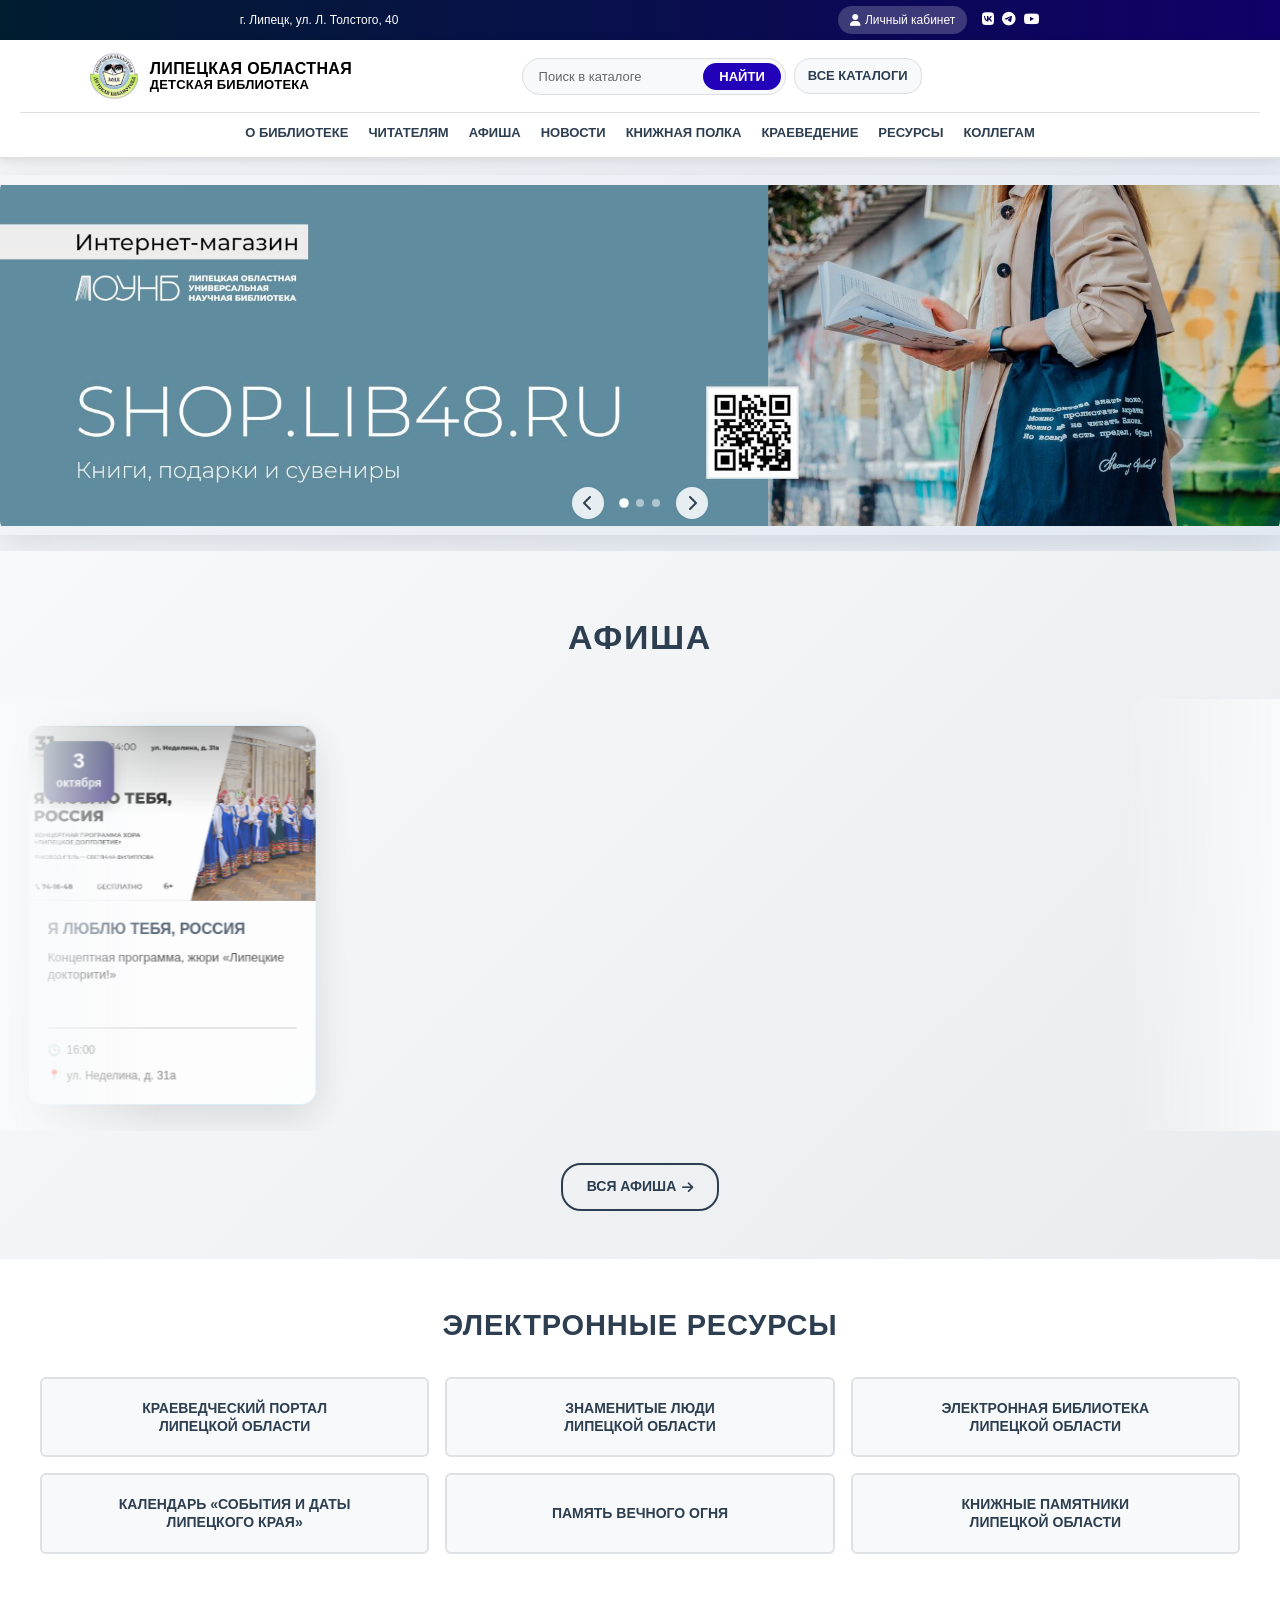
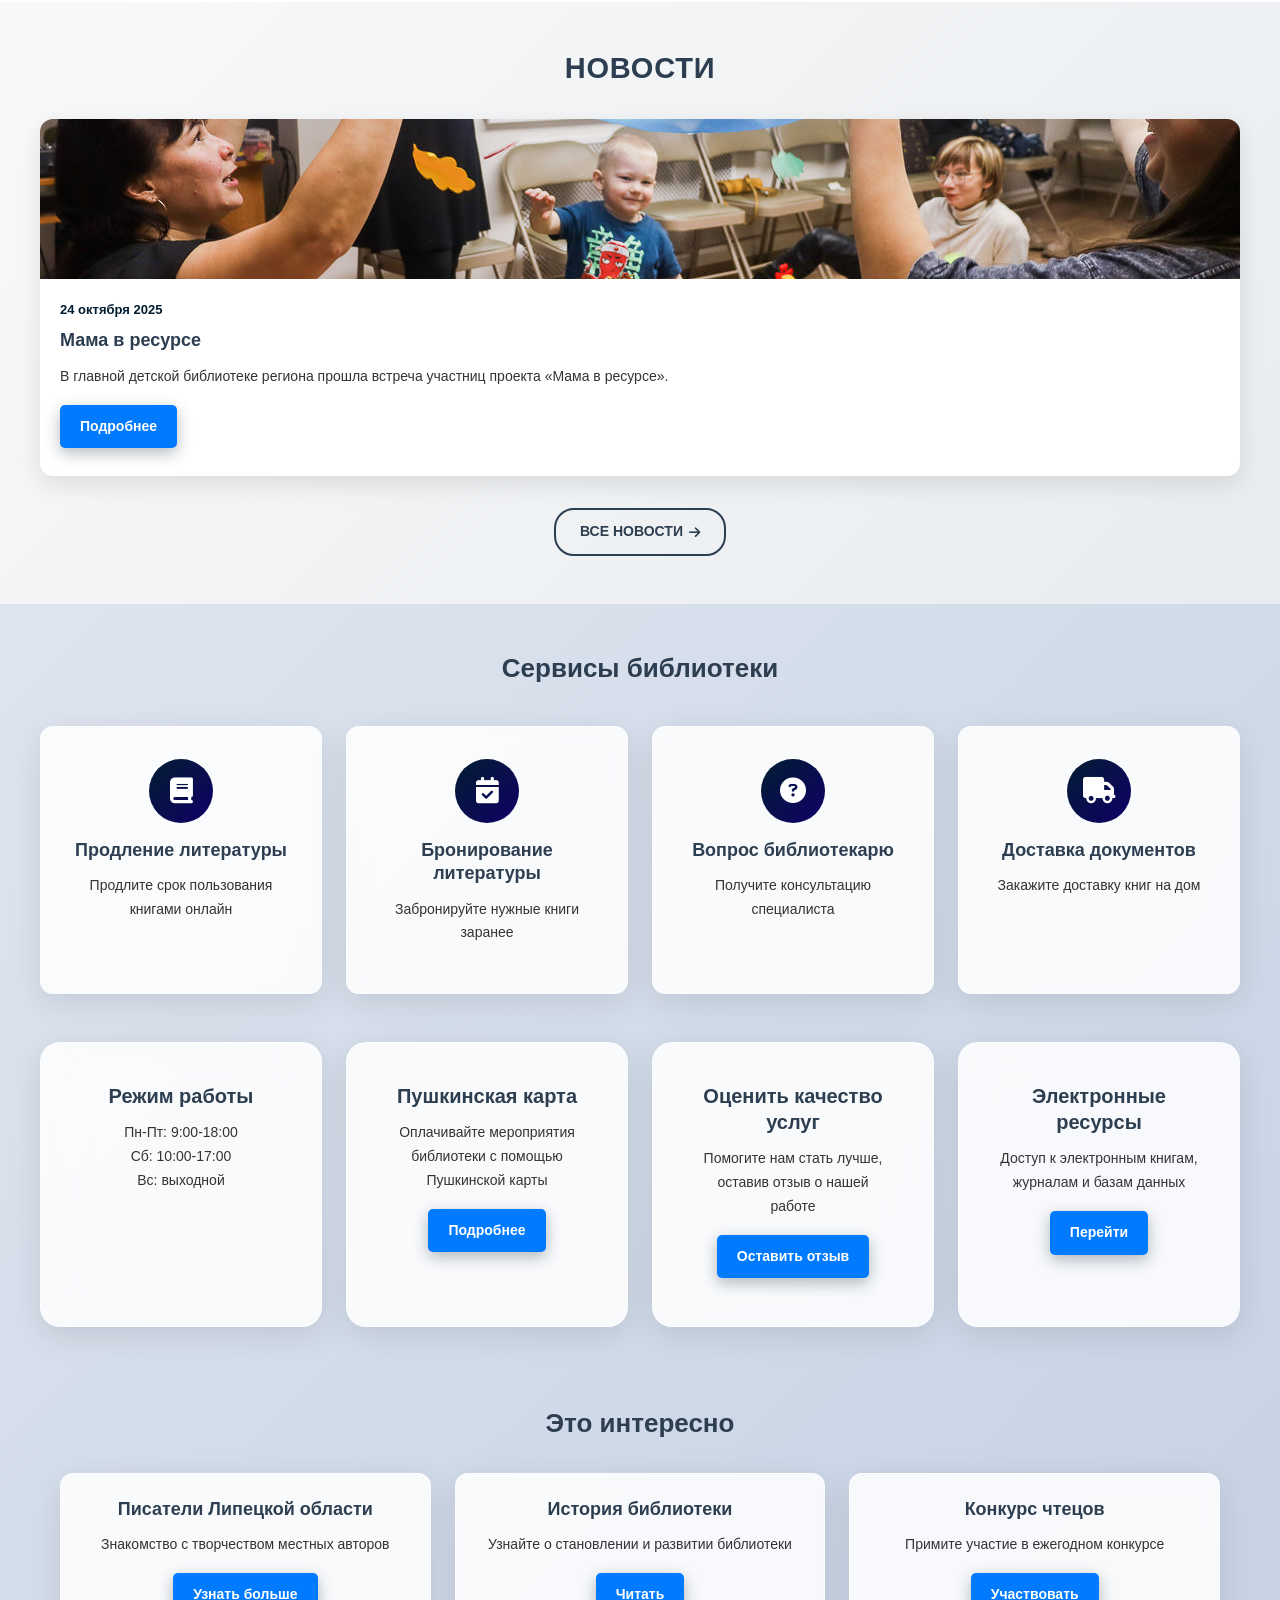
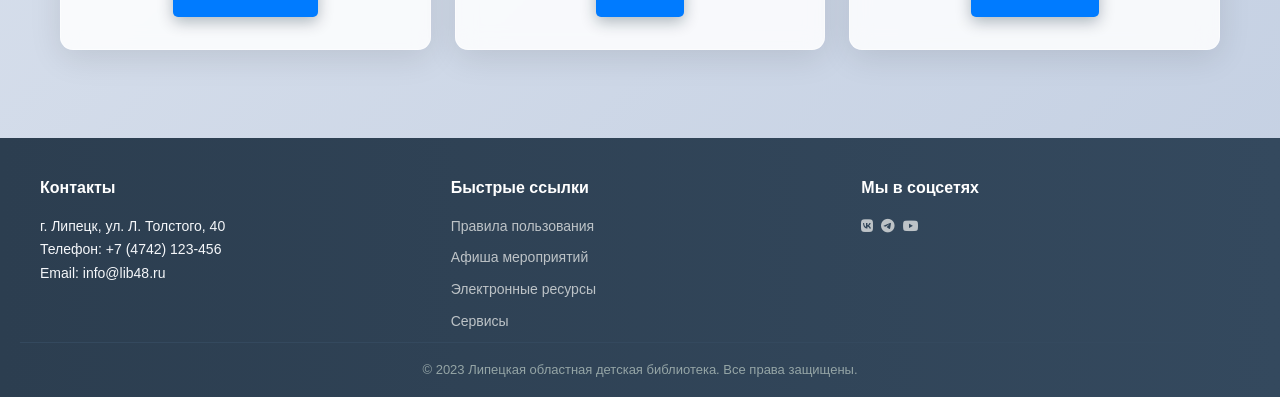
<file: frontend/index.html>
<!DOCTYPE html>
<html lang="ru">
<head>
    <meta charset="UTF-8">
    <meta name="viewport" content="width=device-width, initial-scale=1.0">
    <title>Липецкая областная детская библиотека</title>
    <link rel="stylesheet" href="css/style.css">
    <link rel="stylesheet" href="css/auth.css">
    <link rel="stylesheet" href="https://cdnjs.cloudflare.com/ajax/libs/font-awesome/6.4.0/css/all.min.css">
</head>
<body>
    <!-- Верхняя шапка -->
    <div class="top-header">
        <div class="container">
            <div class="address">г. Липецк, ул. Л. Толстого, 40</div>
            <div class="top-right">
                <a href="#" class="login-btn" id="loginBtn">
                    <i class="fas fa-user"></i>Личный кабинет
                </a>
                <div class="social-icons">
                    <a href="https://vk.com/childbook_lipetsk"><i class="fab fa-vk"></i></a>
                    <a href="#"><i class="fab fa-telegram"></i></a>
                    <a href="#"><i class="fab fa-youtube"></i></a>
                </div>
            </div>
        </div>
    </div>

    <!-- Основная шапка -->
    <header class="main-header">
        <div class="container">
            <div class="header-main-row">
                <!-- Логотип слева -->
                <div class="logo-section">
                    <a href="index.html" class="logo">
                        <img src="images/logo.png" alt="Логотип библиотеки">
                        <div class="logo-text">
                            <div class="logo-line1">Липецкая областная</div>
                            <div class="logo-line2">детская библиотека</div>
                        </div>
                    </a>
                </div>
                
                <!-- Поиск справа -->
                <div class="search-section">
                    <div class="search-container">
                        <div class="search-box">
                            <input type="text" placeholder="Поиск в каталоге" class="search-input">
                            <button class="search-btn">НАЙТИ</button>
                        </div>
                        <a href="https://opac.lib48.ru/wlib/" class="all-catalogs">ВСЕ КАТАЛОГИ</a>
                    </div>
                </div>

                <!-- Кнопка личного кабинета -->
                <div class="auth-section">
                    <a href="#" class="login-btn" id="headerLoginBtn">
                        <i class="fas fa-user"></i>Личный кабинет
                    </a>
                </div>
            </div>

            <!-- Меню -->
            <nav class="main-nav">
                <ul>
                    <li class="dropdown">
                        <a href="pages/about.html">О БИБЛИОТЕКЕ</a>
                        <div class="dropdown-content">
                            <a href="pages/founder.html">Сведения об учредителе</a>
                            <a href="pages/documents.html">Документы</a>
                            <a href="pages/contacts.html">Контакты</a>
                            <a href="pages/requisites.html">Реквизиты и услуги</a>
                            <a href="pages/history.html">История библиотеки</a>
                            <a href="pages/anti-corruption.html">Противодействие коррупции</a>
                        </div>
                    </li>
                    <li class="dropdown">
                        <a href="pages/readers.html">ЧИТАТЕЛЯМ</a>
                        <div class="dropdown-content">
                            <a href="pages/pushkin_card.html">Пушкинская карта</a>
                            <a href="pages/working_hours.html">Режим работы</a>
                            <a href="pages/rules.html">Правила пользования</a>
                            <a href="pages/services.html">Сервисы</a>
                        </div>
                    </li>
                    <li><a href="pages/afisha.html">АФИША</a></li>
                    <li><a href="pages/news.html">НОВОСТИ</a></li>
                    <li><a href="pages/bookshelf.html">КНИЖНАЯ ПОЛКА</a></li>
                    <li class="dropdown">
                        <a href="pages/kraevedenie.html">КРАЕВЕДЕНИЕ</a>
                        <div class="dropdown-content">
                            <a href="pages/kraevedenie_history.html">История края</a>
                            <a href="pages/kraevedenie_writers.html">Писатели Липецкой области</a>
                            <a href="pages/kraevedenie_resources.html">Краеведческие ресурсы</a>
                        </div>
                    </li>
                    <li><a href="pages/resources.html">РЕСУРСЫ</a></li>
                    <li><a href="pages/colleagues.html">КОЛЛЕГАМ</a></li>
                </ul>
            </nav>
        </div>
    </header>

    <!-- Панель пользователя -->
    <div class="user-panel" id="userPanel" style="display: none;">
        <div class="container">
            <div class="user-info">
                <div class="user-details">
                    <h3>Добро пожаловать, <span id="userName"></span>!</h3>
                    <p>Роль: <span id="userRole"></span></p>
                </div>
                <div class="user-actions">
                    <a href="pages/profile.html" class="btn btn-secondary">Личный кабинет</a>
                    <a href="pages/admin.html" class="btn btn-primary" id="adminLink" style="display: none;">
                        <i class="fas fa-cog"></i>Админ-панель
                    </a>
                    <button class="logout-btn" id="logoutBtn">Выйти</button>
                </div>
            </div>
        </div>
    </div>

    <!-- Баннер с прокруткой -->
    <section class="banner">
        <div class="slider">
            <div class="slide active">
                <a href="pages/news.html#exhibition" class="banner-link">
                    <img src="images/banner1.jpg" alt="Новая выставка детских книг">
                </a>
            </div>
            <div class="slide">
                <a href="pages/afisha.html#masterclass" class="banner-link">
                    <img src="images/banner2.jpg" alt="Мастер-класс по иллюстрации">
                </a>
            </div>
            <div class="slide">
                <a href="pages/afisha.html#contest" class="banner-link">
                    <img src="images/banner3.jpg" alt="Конкурс чтецов">
                </a>
            </div>
        </div>
        <div class="slider-nav">
            <button class="slider-btn prev"><i class="fas fa-chevron-left"></i></button>
            <div class="slider-dots">
                <span class="dot active"></span>
                <span class="dot"></span>
                <span class="dot"></span>
            </div>
            <button class="slider-btn next"><i class="fas fa-chevron-right"></i></button>
        </div>
    </section>

    <!-- Афиша мероприятий -->
    <section class="events-section">
        <h2 class="events-title">АФИША</h2>
        
        <div class="events-container">
            <div class="events-track" id="eventsTrack">
                <!-- Слайды будут загружены через API -->
                <div class="event-slide">
                    <div class="event-card">
                        <div class="event-image">
                            <img src="images/afisha/afisha4.jpg" alt="Я ЛЮБЛЮ ТЕБЯ, РОССИЯ - Концертная программа жюри">
                            <div class="event-overlay">
                                <div class="event-date-badge">
                                    <span class="event-day">3</span>
                                    <span class="event-month">октября</span>
                                </div>
                            </div>
                        </div>
                        <div class="event-info">
                            <h3>Я ЛЮБЛЮ ТЕБЯ, РОССИЯ</h3>
                            <p>Концептная программа, жюри «Липецкие докторити!»</p>
                            <div class="event-meta">
                                <span class="event-time">16:00</span>
                                <span class="event-location">ул. Неделина, д. 31а</span>
                            </div>
                        </div>
                    </div>
                </div>
            </div>
        </div>
        
        <div class="events-all">
            <a href="pages/afisha.html" class="btn-afisha">
                ВСЯ АФИША
                <i class="fas fa-arrow-right"></i>
            </a>
        </div>
    </section>

    <!-- Электронные ресурсы -->
    <section class="eresources-section">
        <div class="container">
            <h2 class="eresources-title">ЭЛЕКТРОННЫЕ РЕСУРСЫ</h2>
            <div class="eresources-grid">
                <a href="#" class="eresource-card">
                    <h3>Краеведческий портал<br>Липецкой области</h3>
                </a>
                
                <a href="#" class="eresource-card">
                    <h3>Знаменитые люди<br>Липецкой области</h3>
                </a>
                
                <a href="#" class="eresource-card">
                    <h3>Электронная библиотека<br>Липецкой области</h3>
                </a>
                
                <a href="#" class="eresource-card">
                    <h3>Календарь «События и даты<br>Липецкого края»</h3>
                </a>
                
                <a href="#" class="eresource-card">
                    <h3>Память Вечного огня</h3>
                </a>
                
                <a href="#" class="eresource-card">
                    <h3>Книжные памятники<br>Липецкой области</h3>
                </a>
            </div>
        </div>
    </section>

    <!-- Новости -->
    <section class="news-section">
        <div class="container">
            <h2 class="news-title">НОВОСТИ</h2>
            <div class="news-grid" id="newsGrid">
                <!-- Новости будут загружены через API -->
                <div class="news-card">
                    <div class="news-image">
                        <img src="images/news/1.jpg" alt="Мама в ресурсе">
                    </div>
                    <div class="news-content">
                        <div class="news-date">24 октября 2025</div>
                        <h3>Мама в ресурсе</h3>
                        <p>В главной детской библиотеке региона прошла встреча участниц проекта «Мама в ресурсе».</p>
                        <a href="pages/news.html#exhibition" class="btn">Подробнее</a>
                    </div>
                </div>
            </div>
            <div class="events-all">
                <a href="pages/news.html" class="btn-afisha">
                    ВСЕ НОВОСТИ
                    <i class="fas fa-arrow-right"></i>
                </a>
            </div>
        </div>
    </section>

    <!-- Сервисы -->
    <section class="services-section">
        <div class="container">
            <h2 class="services-title">Сервисы библиотеки</h2>
            <div class="services-grid">
                <a href="pages/services.html#prolong" class="service-card">
                    <div class="service-icon">
                        <i class="fas fa-book"></i>
                    </div>
                    <h3>Продление литературы</h3>
                    <p>Продлите срок пользования книгами онлайн</p>
                </a>
                <a href="pages/services.html#booking" class="service-card">
                    <div class="service-icon">
                        <i class="fas fa-calendar-check"></i>
                    </div>
                    <h3>Бронирование литературы</h3>
                    <p>Забронируйте нужные книги заранее</p>
                </a>
                <a href="pages/services.html#ask" class="service-card">
                    <div class="service-icon">
                        <i class="fas fa-question-circle"></i>
                    </div>
                    <h3>Вопрос библиотекарю</h3>
                    <p>Получите консультацию специалиста</p>
                </a>
                <a href="pages/services.html#delivery" class="service-card">
                    <div class="service-icon">
                        <i class="fas fa-truck"></i>
                    </div>
                    <h3>Доставка документов</h3>
                    <p>Закажите доставку книг на дом</p>
                </a>
            </div>
        </div>
    </section>

    <!-- Основной контент -->
    <main class="main-content">
        <div class="container">
            <!-- Основной контент -->
            <div class="content-grid">
                <div class="content-card">
                    <h2>Режим работы</h2>
                    <p>Пн-Пт: 9:00-18:00<br>Сб: 10:00-17:00<br>Вс: выходной</p>
                </div>
                <div class="content-card">
                    <h2>Пушкинская карта</h2>
                    <p>Оплачивайте мероприятия библиотеки с помощью Пушкинской карты</p>
                    <a href="pages/readers.html#pushkin" class="btn">Подробнее</a>
                </div>
                <div class="content-card">
                    <h2>Оценить качество услуг</h2>
                    <p>Помогите нам стать лучше, оставив отзыв о нашей работе</p>
                    <a href="pages/feedback.html" class="btn">Оставить отзыв</a>
                </div>
                <div class="content-card">
                    <h2>Электронные ресурсы</h2>
                    <p>Доступ к электронным книгам, журналам и базам данных</p>
                    <a href="pages/resources.html" class="btn">Перейти</a>
                </div>
            </div>

            <!-- Интересное -->
            <section class="interesting-section">
                <h2>Это интересно</h2>
                <div class="interesting-grid">
                    <div class="interesting-card">
                        <h3>Писатели Липецкой области</h3>
                        <p>Знакомство с творчеством местных авторов</p>
                        <a href="pages/kraevedenie.html#writers" class="btn">Узнать больше</a>
                    </div>
                    <div class="interesting-card">
                        <h3>История библиотеки</h3>
                        <p>Узнайте о становлении и развитии библиотеки</p>
                        <a href="pages/about.html#history" class="btn">Читать</a>
                    </div>
                    <div class="interesting-card">
                        <h3>Конкурс чтецов</h3>
                        <p>Примите участие в ежегодном конкурсе</p>
                        <a href="pages/afisha.html#contest" class="btn">Участвовать</a>
                    </div>
                </div>
            </section>
        </div>
    </main>

    <!-- Футер -->
    <footer class="main-footer">
        <div class="container">
            <div class="footer-content">
                <div class="footer-section">
                    <h3>Контакты</h3>
                    <p>г. Липецк, ул. Л. Толстого, 40</p>
                    <p>Телефон: +7 (4742) 123-456</p>
                    <p>Email: info@lib48.ru</p>
                </div>
                <div class="footer-section">
                    <h3>Быстрые ссылки</h3>
                    <ul>
                        <li><a href="pages/readers.html">Правила пользования</a></li>
                        <li><a href="pages/afisha.html">Афиша мероприятий</a></li>
                        <li><a href="pages/resources.html">Электронные ресурсы</a></li>
                        <li><a href="pages/services.html">Сервисы</a></li>
                    </ul>
                </div>
                <div class="footer-section">
                    <h3>Мы в соцсетях</h3>
                    <div class="social-icons">
                        <a href="https://vk.com/childbook_lipetsk"><i class="fab fa-vk"></i></a>
                        <a href="#"><i class="fab fa-telegram"></i></a>
                        <a href="#"><i class="fab fa-youtube"></i></a>
                    </div>
                </div>
            </div>
            <div class="footer-bottom">
                <p>&copy; 2023 Липецкая областная детская библиотека. Все права защищены.</p>
            </div>
        </div>
    </footer>

    <!-- Модальное окно входа/регистрации -->
    <div class="modal" id="loginModal">
        <div class="modal-content">
            <span class="close-modal" id="closeModal">&times;</span>
            
            <!-- Форма входа -->
            <div id="loginFormContainer">
                <h2>Вход в личный кабинет</h2>
                <form id="loginForm">
                    <div class="form-group">
                        <label for="username">Логин:</label>
                        <input type="text" id="username" name="username" required>
                    </div>
                    <div class="form-group">
                        <label for="password">Пароль:</label>
                        <input type="password" id="password" name="password" required>
                    </div>
                    <button type="submit" class="btn btn-primary">Войти</button>
                </form>
                <div class="auth-switch">
                    <p>Нет аккаунта? <a href="#" id="showRegister">Зарегистрироваться</a></p>
                </div>
            </div>

            <!-- Форма регистрации -->
            <div id="registerFormContainer" style="display: none;">
                <h2>Регистрация</h2>
                <form id="registerForm">
                    <div class="form-group">
                        <label for="regUsername">Логин:</label>
                        <input type="text" id="regUsername" name="username" required>
                    </div>
                    <div class="form-group">
                        <label for="regEmail">Email:</label>
                        <input type="email" id="regEmail" name="email" required>
                    </div>
                    <div class="form-group">
                        <label for="regPassword">Пароль:</label>
                        <input type="password" id="regPassword" name="password" required>
                    </div>
                    <div class="form-group">
                        <label for="regPassword2">Повторите пароль:</label>
                        <input type="password" id="regPassword2" name="password2" required>
                    </div>
                    <div class="form-group">
                        <label for="regPhone">Телефон:</label>
                        <input type="tel" id="regPhone" name="phone">
                    </div>
                    <div class="form-group">
                        <label for="regFirstName">Имя:</label>
                        <input type="text" id="regFirstName" name="first_name">
                    </div>
                    <div class="form-group">
                        <label for="regLastName">Фамилия:</label>
                        <input type="text" id="regLastName" name="last_name">
                    </div>
                    <button type="submit" class="btn btn-primary">Зарегистрироваться</button>
                </form>
                <div class="auth-switch">
                    <p>Уже есть аккаунт? <a href="#" id="showLogin">Войти</a></p>
                </div>
            </div>
        </div>
    </div>

    <script src="js/dropdown.js"></script>
    <script src="js/auth.js"></script>
    <script src="js/main.js"></script>
</body>
</html>
</file>
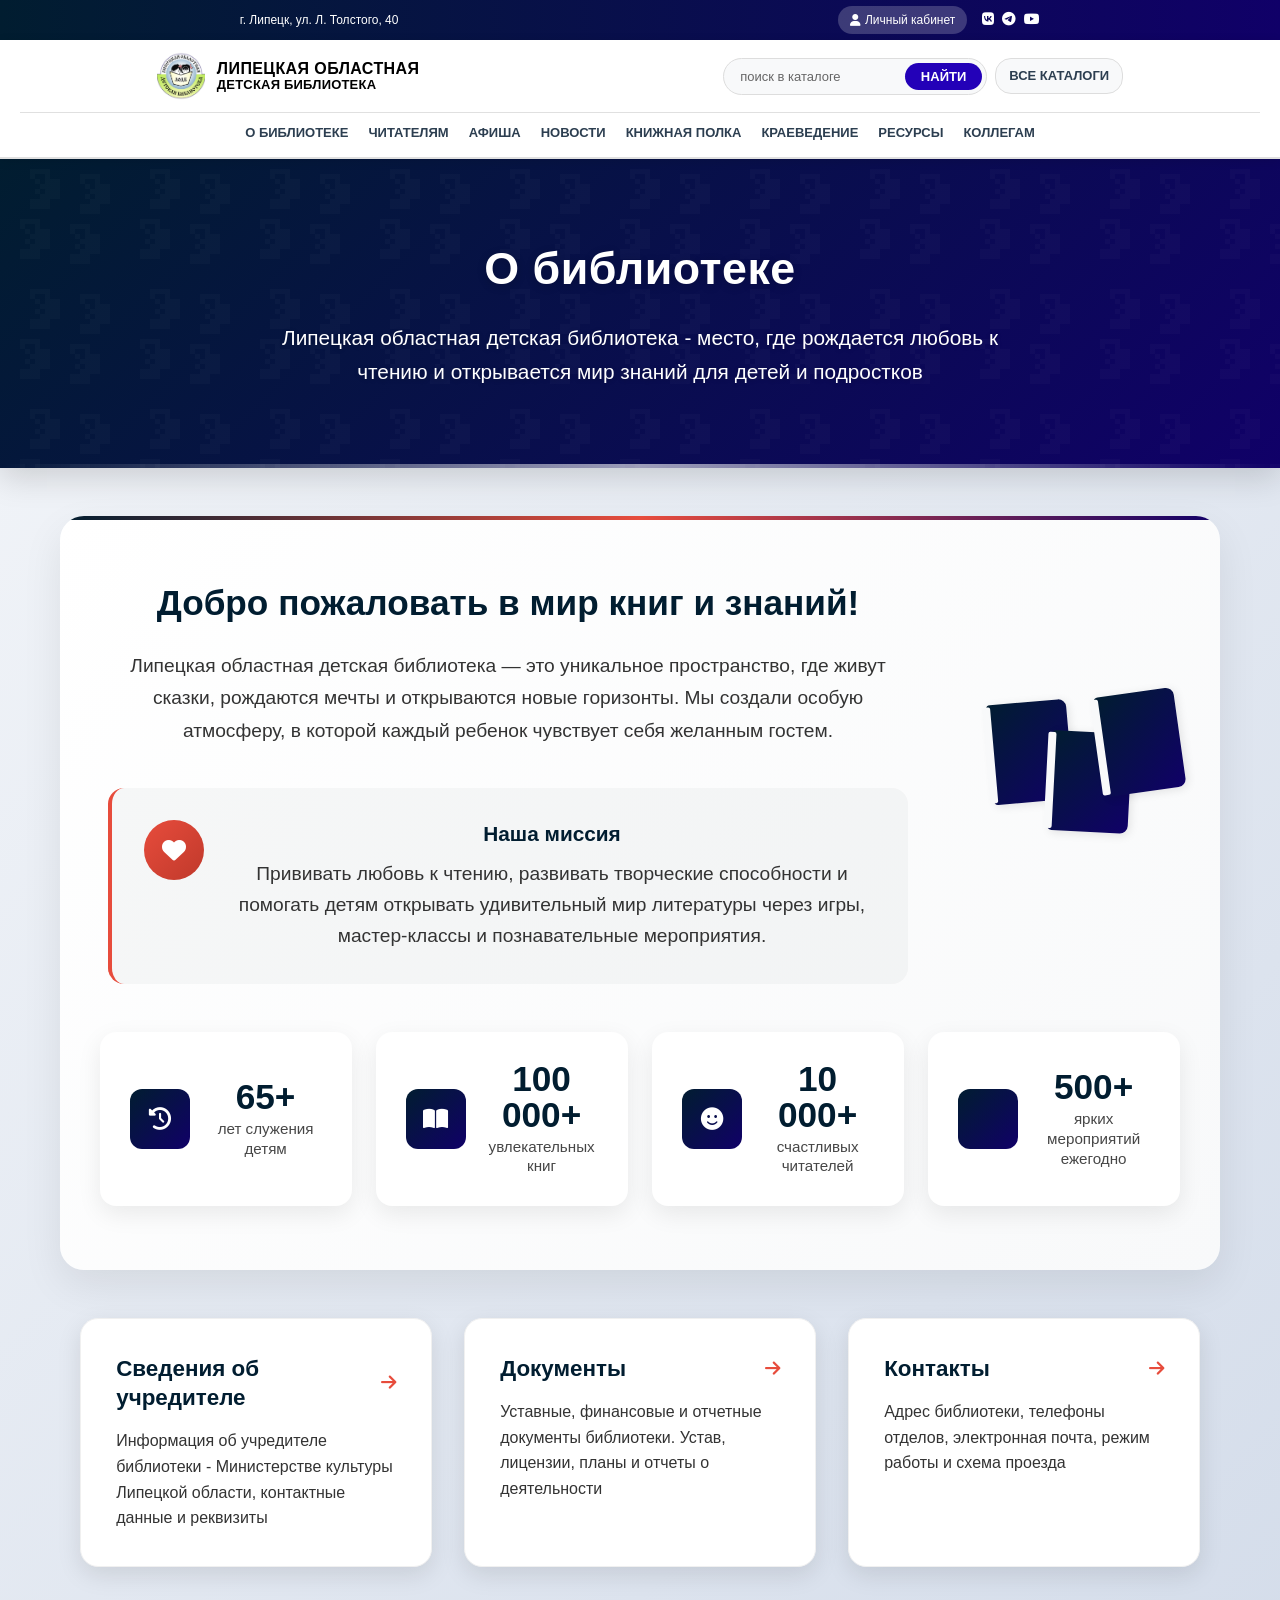
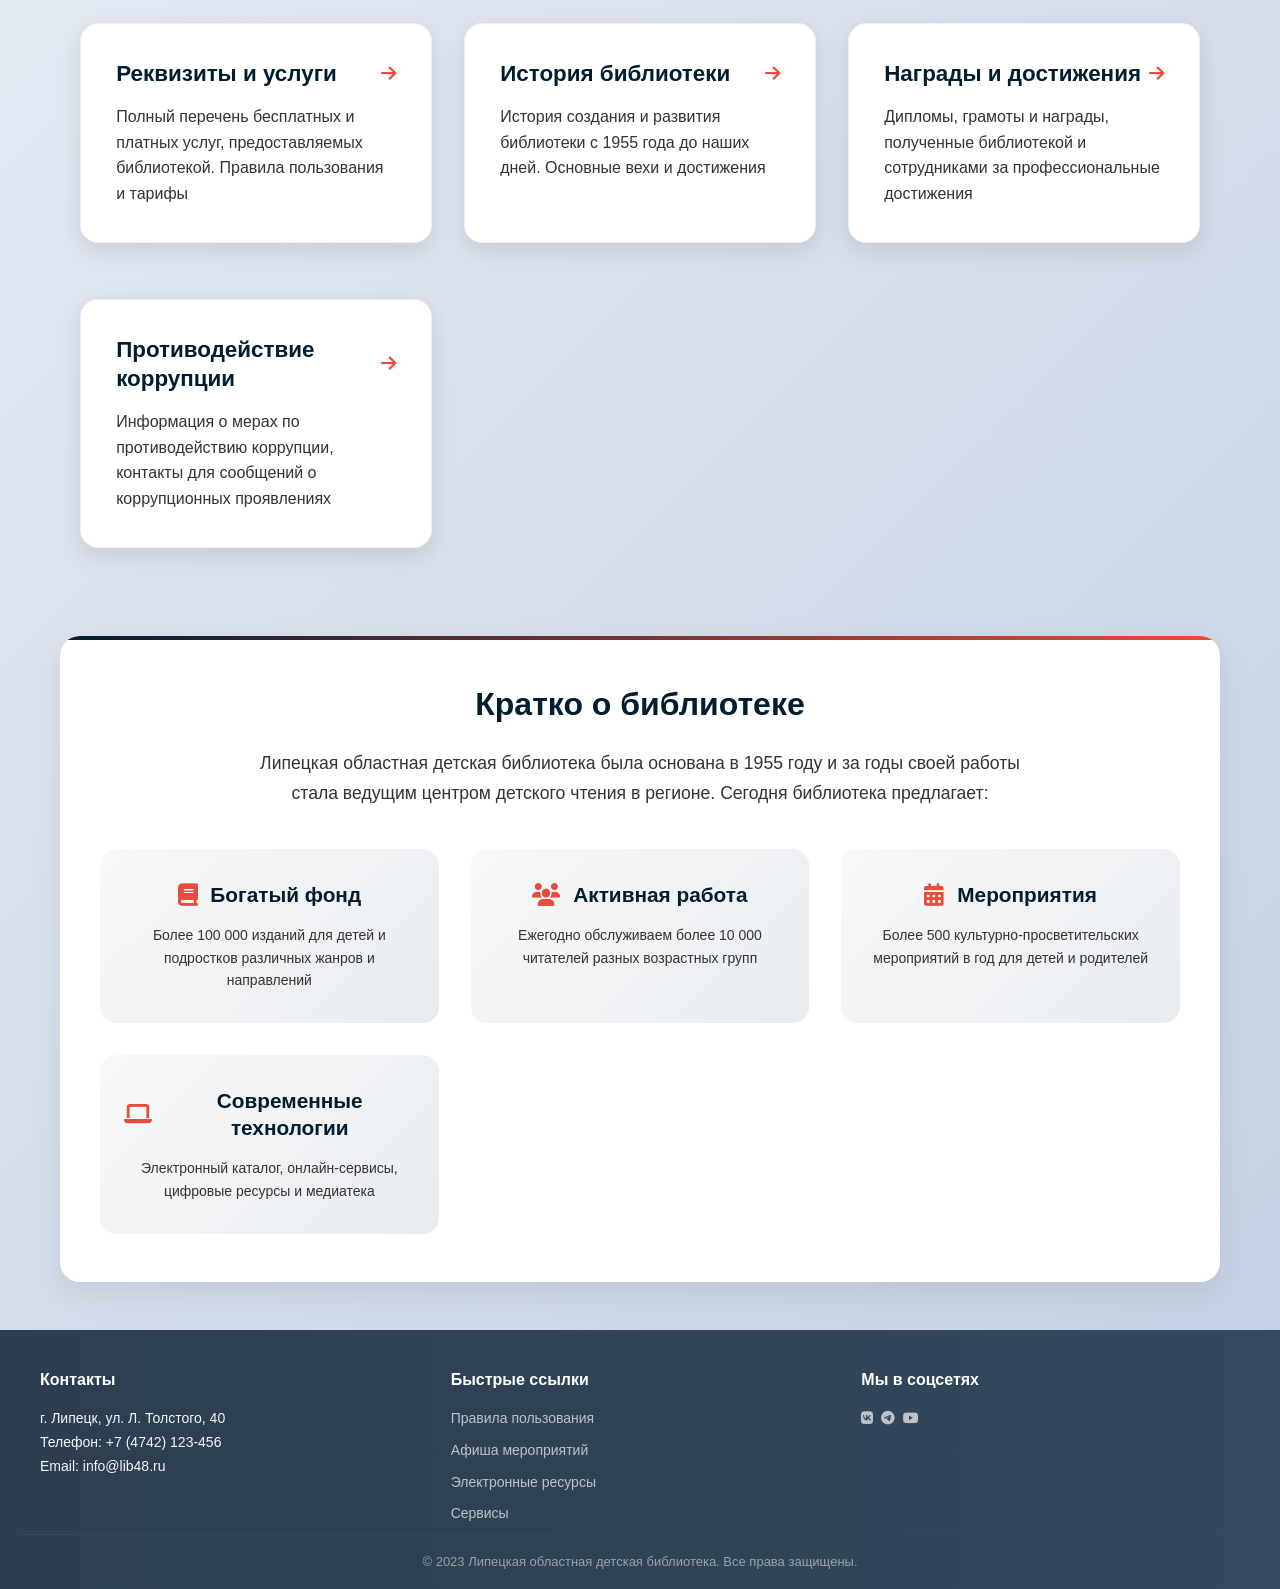
<file: frontend/pages/about.html>
<!DOCTYPE html>
<html lang="ru">
<head>
    <meta charset="UTF-8">
    <meta name="viewport" content="width=device-width, initial-scale=1.0">
    <title>О библиотеке - Липецкая областная детская библиотека</title>
    <link rel="stylesheet" href="../css/style.css">
    <link rel="stylesheet" href="../css/animations.css">
    <link rel="stylesheet" href="https://cdnjs.cloudflare.com/ajax/libs/font-awesome/6.4.0/css/all.min.css">
    <style>
        /* Стили для заголовка на весь экран */
        .page-header {
            background: linear-gradient(135deg, var(--primary) 0%, var(--secondary) 100%);
            color: white;
            padding: 5rem 0;
            text-align: center;
            margin-bottom: 3rem;
            position: relative;
            overflow: hidden;
            width: 100vw;
            margin-left: calc(-50vw + 50%);
            margin-right: calc(-50vw + 50%);
        }

        .page-header::before {
            content: '';
            position: absolute;
            top: 0;
            left: 0;
            right: 0;
            bottom: 0;
            background: url("data:image/svg+xml,%3Csvg width='120' height='120' viewBox='0 0 120 120' xmlns='http://www.w3.org/2000/svg'%3E%3Cg fill='%23ffffff' fill-opacity='0.05'%3E%3Cpath d='M30,20 L40,20 L40,40 L30,40 L30,50 L50,50 L50,40 L60,40 L60,20 L50,20 L50,10 L30,10 Z M35,15 L45,15 L45,25 L35,25 Z M35,30 L45,30 L45,35 L35,35 Z'/%3E%3Cpath d='M80,25 L90,25 L90,45 L80,45 L80,55 L100,55 L100,45 L110,45 L110,25 L100,25 L100,15 L80,15 Z M85,20 L95,20 L95,30 L85,30 Z M85,35 L95,35 L95,40 L85,40 Z'/%3E%3Cpath d='M20,70 L30,70 L30,90 L20,90 L20,100 L40,100 L40,90 L50,90 L50,70 L40,70 L40,60 L20,60 Z M25,65 L35,65 L35,75 L25,75 Z M25,80 L35,80 L35,85 L25,85 Z'/%3E%3Cpath d='M70,75 L80,75 L80,95 L70,95 L70,105 L90,105 L90,95 L100,95 L100,75 L90,75 L90,65 L70,65 Z M75,70 L85,70 L85,80 L75,80 Z M75,85 L85,85 L85,90 L75,90 Z'/%3E%3C/g%3E%3C/svg%3E");
            opacity: 0.4;
        }

        .page-title {
            font-size: 2.8rem;
            font-weight: 800;
            margin-bottom: 1.5rem;
            position: relative;
            animation: fadeInUp 0.8s ease-out;
            text-shadow: 0 2px 10px rgba(0,0,0,0.2);
        }

        .page-subtitle {
            font-size: 1.3rem;
            opacity: 0.9;
            max-width: 800px;
            margin: 0 auto;
            line-height: 1.6;
            animation: fadeInUp 0.8s ease-out 0.2s both;
            font-weight: 300;
            padding: 0 2rem;
        }

        /* Основной контент - ограничен по ширине */
        .main-content {
            max-width: 1200px;
            margin: 0 auto;
            padding: 0 20px;
        }

        /* Стили для приветственного раздела */
        .intro-section {
            background: white;
            padding: 3rem 2.5rem;
            margin-bottom: 3rem;
            border-radius: 20px;
            box-shadow: 0 10px 30px rgba(0, 0, 0, 0.08);
            position: relative;
            overflow: hidden;
            text-align: center;
        }

        .intro-section::before {
            content: '';
            position: absolute;
            top: 0;
            left: 0;
            right: 0;
            height: 4px;
            background: linear-gradient(90deg, var(--primary), var(--accent));
        }

        .intro-text {
            max-width: 800px;
            margin: 0 auto;
            font-size: 1.2rem;
            color: var(--text);
            line-height: 1.7;
        }

        .intro-text p {
            margin-bottom: 2rem;
        }

        .intro-stats {
            display: grid;
            grid-template-columns: repeat(auto-fit, minmax(200px, 1fr));
            gap: 1.5rem;
            margin-top: 3rem;
        }

        .intro-stat {
            text-align: center;
            padding: 1.8rem 1rem;
            background: linear-gradient(135deg, #f8f9fa 0%, #e9ecef 100%);
            border-radius: 16px;
            transition: all 0.3s ease;
            border: 1px solid rgba(255, 255, 255, 0.8);
            position: relative;
            overflow: hidden;
        }

        .intro-stat::before {
            content: '';
            position: absolute;
            top: 0;
            left: 0;
            right: 0;
            bottom: 0;
            background: linear-gradient(135deg, rgba(255,255,255,0.8) 0%, rgba(255,255,255,0.4) 100%);
            opacity: 0;
            transition: opacity 0.3s ease;
        }

        .intro-stat:hover::before {
            opacity: 1;
        }

        .intro-stat:hover {
            transform: translateY(-5px);
            box-shadow: 0 15px 25px rgba(0, 0, 0, 0.1);
        }

        .stat-number {
            font-size: 2.5rem;
            font-weight: 800;
            color: var(--primary);
            margin-bottom: 0.5rem;
            display: block;
            position: relative;
        }

        .stat-label {
            font-size: 1rem;
            color: var(--text);
            font-weight: 500;
            position: relative;
        }

        /* Стили для карточек разделов */
        .quick-links-grid {
            display: grid;
            grid-template-columns: repeat(auto-fit, minmax(350px, 1fr));
            gap: 2rem;
            margin-bottom: 4rem;
        }

        .section-link {
            display: block;
            background: white;
            padding: 2.2rem;
            border-radius: 18px;
            box-shadow: 0 8px 25px rgba(0, 0, 0, 0.1);
            transition: all 0.4s cubic-bezier(0.175, 0.885, 0.32, 1.275);
            text-decoration: none;
            color: inherit;
            border: 1px solid #f0f0f0;
            position: relative;
            overflow: hidden;
        }

        .section-link::before {
            content: '';
            position: absolute;
            top: 0;
            left: 0;
            right: 0;
            height: 3px;
            background: linear-gradient(90deg, var(--primary), var(--accent));
            transform: scaleX(0);
            transform-origin: left;
            transition: transform 0.4s ease;
        }

        .section-link:hover::before {
            transform: scaleX(1);
        }

        .section-link:hover {
            transform: translateY(-8px);
            box-shadow: 0 15px 35px rgba(0, 0, 0, 0.15);
            border-color: #e0e0e0;
        }

        .section-link h3 {
            color: var(--primary);
            margin-bottom: 1rem;
            font-size: 1.4rem;
            font-weight: 700;
            display: flex;
            align-items: center;
            justify-content: space-between;
        }

        .section-link h3 i {
            color: var(--accent);
            transition: transform 0.4s ease;
            font-size: 1.1rem;
        }

        .section-link:hover h3 i {
            transform: translateX(6px);
        }

        .section-link p {
            color: var(--text);
            margin-bottom: 0;
            line-height: 1.6;
            font-size: 1rem;
        }

        /* Стили для блока "Кратко о библиотеке" */
        .about-summary {
            background: white;
            padding: 3rem 2.5rem;
            border-radius: 20px;
            box-shadow: 0 10px 30px rgba(0, 0, 0, 0.08);
            margin-bottom: 3rem;
            position: relative;
            overflow: hidden;
        }

        .about-summary::before {
            content: '';
            position: absolute;
            top: 0;
            left: 0;
            right: 0;
            height: 4px;
            background: linear-gradient(90deg, var(--primary), var(--accent));
        }

        .about-summary h2 {
            color: var(--primary);
            margin-bottom: 1.5rem;
            font-size: 2rem;
            text-align: center;
        }

        .about-summary > p {
            text-align: center;
            max-width: 800px;
            margin: 0 auto 2.5rem;
            font-size: 1.1rem;
            line-height: 1.7;
            color: var(--text);
        }

        .features-grid {
            display: grid;
            grid-template-columns: repeat(auto-fit, minmax(250px, 1fr));
            gap: 2rem;
        }

        .feature-item {
            text-align: center;
            padding: 2rem 1.5rem;
            background: linear-gradient(135deg, #f8f9fa 0%, #e9ecef 100%);
            border-radius: 16px;
            transition: all 0.3s ease;
            position: relative;
            overflow: hidden;
        }

        .feature-item::before {
            content: '';
            position: absolute;
            top: 0;
            left: 0;
            right: 0;
            bottom: 0;
            background: linear-gradient(135deg, rgba(255,255,255,0.8) 0%, rgba(255,255,255,0.4) 100%);
            opacity: 0;
            transition: opacity 0.3s ease;
        }

        .feature-item:hover::before {
            opacity: 1;
        }

        .feature-item:hover {
            transform: translateY(-5px);
            box-shadow: 0 15px 25px rgba(0, 0, 0, 0.1);
        }

        .feature-item h4 {
            color: var(--primary);
            margin-bottom: 1rem;
            font-size: 1.3rem;
            display: flex;
            align-items: center;
            justify-content: center;
            gap: 0.8rem;
            position: relative;
        }

        .feature-item h4 i {
            color: var(--accent);
            font-size: 1.4rem;
        }

        .feature-item p {
            color: var(--text);
            line-height: 1.6;
            position: relative;
        }

        /* Анимации */
        @keyframes fadeInUp {
            from {
                opacity: 0;
                transform: translateY(30px);
            }
            to {
                opacity: 1;
                transform: translateY(0);
            }
        }

        /* Адаптивность */
        @media (max-width: 1024px) {
            .quick-links-grid {
                grid-template-columns: repeat(auto-fit, minmax(320px, 1fr));
                gap: 1.8rem;
            }
        }

        @media (max-width: 768px) {
            .page-header {
                padding: 4rem 0;
            }
            
            .page-title {
                font-size: 2.3rem;
            }
            
            .page-subtitle {
                font-size: 1.1rem;
                padding: 0 1.5rem;
            }
            
            .quick-links-grid {
                grid-template-columns: 1fr;
                gap: 1.5rem;
            }
            
            .section-link {
                padding: 2rem;
            }
            
            .intro-section {
                padding: 2.5rem 2rem;
            }
            
            .intro-text {
                font-size: 1.1rem;
            }
            
            .about-summary {
                padding: 2.5rem 2rem;
            }
            
            .intro-stats {
                grid-template-columns: repeat(2, 1fr);
            }
        }

        @media (max-width: 480px) {
            .page-header {
                padding: 3rem 0;
            }
            
            .page-title {
                font-size: 2rem;
            }
            
            .page-subtitle {
                font-size: 1rem;
            }
            
            .section-link {
                padding: 1.8rem;
            }
            
            .intro-section {
                padding: 2rem 1.5rem;
            }
            
            .about-summary {
                padding: 2rem 1.5rem;
            }
            
            .intro-stats {
                grid-template-columns: 1fr;
            }
            
            .features-grid {
                grid-template-columns: 1fr;
            }
            
            .feature-item {
                padding: 1.8rem 1.2rem;
            }
        }
    </style>
</head>
<body>
    <!-- Верхняя шапка -->
    <div class="top-header">
        <div class="container">
            <div class="address">г. Липецк, ул. Л. Толстого, 40</div>
            <div class="top-right">
                <a href="#" class="login-btn" id="loginBtn">
                    <i class="fas fa-user"></i>Личный кабинет
                </a>
                <div class="social-icons">
                    <a href="#"><i class="fab fa-vk"></i></a>
                    <a href="#"><i class="fab fa-telegram"></i></a>
                    <a href="#"><i class="fab fa-youtube"></i></a>
                </div>
            </div>
        </div>
    </div>

    <!-- Основная шапка -->
    <header class="main-header">
        <div class="container">
            <div class="header-main-row">
                <!-- Логотип слева -->
                <div class="logo-section">
                    <a href="../index.html" class="logo">
                        <img src="../images/logo.png" alt="Логотип библиотеки">
                        <div class="logo-text">
                            <div class="logo-line1">Липецкая областная</div>
                            <div class="logo-line2">детская библиотека</div>
                        </div>
                    </a>
                </div>
                
                <!-- Поиск справа -->
                <div class="search-section">
                    <div class="search-container">
                        <div class="search-box">
                            <input type="text" placeholder="поиск в каталоге" class="search-input">
                            <button class="search-btn">НАЙТИ</button>
                        </div>
                        <a href="https://opac.lib48.ru/wlib/" class="all-catalogs">ВСЕ КАТАЛОГИ</a>
                    </div>
                </div>
            </div>

            <!-- Меню -->
            <nav class="main-nav">
                <ul>
                    <li class="dropdown">
                        <a href="about.html" class="active">О БИБЛИОТЕКЕ</a>
                        <div class="dropdown-content">
                            <a href="founder.html">Сведения об учредителе</a>
                            <a href="documents.html">Документы</a>
                            <a href="contacts.html">Контакты</a>
                            <a href="requisites.html">Реквизиты и услуги</a>
                            <a href="history.html">История библиотеки</a>
                            <a href="anti-corruption.html">Противодействие коррупции</a>
                        </div>
                    </li>
                    <li class="dropdown">
                        <a href="readers.html">ЧИТАТЕЛЯМ</a>
                        <div class="dropdown-content">
                            <a href="readers.html#rules">Правила пользования</a>
                            <a href="readers.html#services">Сервисы</a>
                            <a href="working-hours.html">Режим работы</a>
                            <a href="readers.html#pushkin">Пушкинская карта</a>
                        </div>
                    </li>
                    <li><a href="afisha.html">АФИША</a></li>
                    <li><a href="news.html">НОВОСТИ</a></li>
                    <li><a href="bookshelf.html">КНИЖНАЯ ПОЛКА</a></li>
                    <li class="dropdown">
                         <a href="kraevedenie.html">КРАЕВЕДЕНИЕ</a>
    <div class="dropdown-content">
        <a href="kraevedenie-history.html">История края</a>
        <a href="kraevedenie-writers.html">Писатели Липецкой области</a>
        <a href="kraevedenie-resources.html">Краеведческие ресурсы</a>
    </div>
</li>
                    <li><a href="resources.html">РЕСУРСЫ</a></li>
                    <li><a href="colleagues.html">КОЛЛЕГАМ</a></li>
                </ul>
            </nav>
        </div>
    </header>

    <!-- Основной контент страницы -->
    <main class="main-content">
        <!-- Заголовок на весь экран -->
        <div class="page-header">
            <h1 class="page-title">О библиотеке</h1>
            <p class="page-subtitle">Липецкая областная детская библиотека - место, где рождается любовь к чтению и открывается мир знаний для детей и подростков</p>
        </div>

        <!-- Приветственный раздел -->
      <section class="intro-section">
    <div class="intro-content">
        <div class="intro-text">
            <h2>Добро пожаловать в мир книг и знаний!</h2>
            <p>Липецкая областная детская библиотека — это уникальное пространство, где живут сказки, рождаются мечты и открываются новые горизонты. Мы создали особую атмосферу, в которой каждый ребенок чувствует себя желанным гостем.</p>
            
            <div class="mission-block">
                <div class="mission-icon">
                    <i class="fas fa-heart"></i>
                </div>
                <div class="mission-text">
                    <h3>Наша миссия</h3>
                    <p>Прививать любовь к чтению, развивать творческие способности и помогать детям открывать удивительный мир литературы через игры, мастер-классы и познавательные мероприятия.</p>
                </div>
            </div>
        </div>
        
        <div class="intro-visual">
            <div class="floating-books">
                <div class="book book-1">
                    <div class="book-cover"></div>
                    <div class="book-pages"></div>
                </div>
                <div class="book book-2">
                    <div class="book-cover"></div>
                    <div class="book-pages"></div>
                </div>
                <div class="book book-3">
                    <div class="book-cover"></div>
                    <div class="book-pages"></div>
                </div>
            </div>
        </div>
    </div>
    
    <div class="intro-stats">
        <div class="stat-card">
            <div class="stat-icon">
                <i class="fas fa-history"></i>
            </div>
            <div class="stat-content">
                <span class="stat-number">65+</span>
                <span class="stat-label">лет служения детям</span>
            </div>
        </div>
        <div class="stat-card">
            <div class="stat-icon">
                <i class="fas fa-book-open"></i>
            </div>
            <div class="stat-content">
                <span class="stat-number">100 000+</span>
                <span class="stat-label">увлекательных книг</span>
            </div>
        </div>
        <div class="stat-card">
            <div class="stat-icon">
                <i class="fas fa-smile"></i>
            </div>
            <div class="stat-content">
                <span class="stat-number">10 000+</span>
                <span class="stat-label">счастливых читателей</span>
            </div>
        </div>
        <div class="stat-card">
            <div class="stat-icon">
                <i class="fas fa-calendar-star"></i>
            </div>
            <div class="stat-content">
                <span class="stat-number">500+</span>
                <span class="stat-label">ярких мероприятий ежегодно</span>
            </div>
        </div>
    </div>
</section>

<style>
.intro-section {
    background: linear-gradient(135deg, #ffffff 0%, #f8f9fa 100%);
    padding: 4rem 2.5rem;
    margin-bottom: 3rem;
    border-radius: 24px;
    box-shadow: 0 15px 40px rgba(0, 0, 0, 0.08);
    position: relative;
    overflow: hidden;
}

.intro-section::before {
    content: '';
    position: absolute;
    top: 0;
    left: 0;
    right: 0;
    height: 4px;
    background: linear-gradient(90deg, var(--primary), var(--accent), var(--secondary));
}

.intro-content {
    display: grid;
    grid-template-columns: 1fr auto;
    gap: 4rem;
    align-items: center;
    margin-bottom: 3rem;
}

.intro-text h2 {
    color: var(--primary);
    font-size: 2.2rem;
    font-weight: 700;
    margin-bottom: 1.5rem;
    line-height: 1.3;
}

.intro-text > p {
    font-size: 1.2rem;
    line-height: 1.7;
    color: var(--text);
    margin-bottom: 2.5rem;
}

.mission-block {
    display: flex;
    align-items: flex-start;
    gap: 1.5rem;
    padding: 2rem;
    background: rgba(1, 29, 48, 0.03);
    border-radius: 16px;
    border-left: 4px solid var(--accent);
}

.mission-icon {
    width: 60px;
    height: 60px;
    background: linear-gradient(135deg, var(--accent), #c0392b);
    border-radius: 50%;
    display: flex;
    align-items: center;
    justify-content: center;
    color: white;
    font-size: 1.5rem;
    flex-shrink: 0;
}

.mission-text h3 {
    color: var(--primary);
    font-size: 1.3rem;
    margin-bottom: 0.8rem;
    font-weight: 600;
}

.mission-text p {
    color: var(--text);
    line-height: 1.6;
    margin: 0;
}

/* Анимированные книги */
.intro-visual {
    position: relative;
    width: 200px;
    height: 200px;
}

.floating-books {
    position: relative;
    width: 100%;
    height: 100%;
}

.book {
    position: absolute;
    width: 80px;
    height: 100px;
    transition: all 0.5s ease;
}

.book-cover {
    position: absolute;
    width: 100%;
    height: 100%;
    background: linear-gradient(135deg, var(--primary), var(--secondary));
    border-radius: 4px 8px 8px 4px;
    box-shadow: 2px 2px 10px rgba(0,0,0,0.1);
}

.book-pages {
    position: absolute;
    left: -4px;
    top: 2px;
    width: 8px;
    height: 96px;
    background: #f8f9fa;
    border-radius: 2px;
}

.book-1 {
    top: 20px;
    left: 10px;
    transform: rotate(-5deg);
    animation: floatBook1 4s ease-in-out infinite;
}

.book-2 {
    top: 50px;
    left: 70px;
    transform: rotate(3deg);
    animation: floatBook2 5s ease-in-out infinite;
}

.book-3 {
    top: 10px;
    left: 120px;
    transform: rotate(-8deg);
    animation: floatBook3 6s ease-in-out infinite;
}

@keyframes floatBook1 {
    0%, 100% { transform: rotate(-5deg) translateY(0); }
    50% { transform: rotate(-5deg) translateY(-10px); }
}

@keyframes floatBook2 {
    0%, 100% { transform: rotate(3deg) translateY(0); }
    50% { transform: rotate(3deg) translateY(-15px); }
}

@keyframes floatBook3 {
    0%, 100% { transform: rotate(-8deg) translateY(0); }
    50% { transform: rotate(-8deg) translateY(-8px); }
}

/* Обновленная статистика */
.intro-stats {
    display: grid;
    grid-template-columns: repeat(auto-fit, minmax(220px, 1fr));
    gap: 1.5rem;
}

.stat-card {
    display: flex;
    align-items: center;
    gap: 1.2rem;
    padding: 1.8rem;
    background: white;
    border-radius: 16px;
    box-shadow: 0 8px 25px rgba(0, 0, 0, 0.08);
    transition: all 0.3s ease;
    border: 1px solid rgba(255, 255, 255, 0.8);
}

.stat-card:hover {
    transform: translateY(-5px);
    box-shadow: 0 15px 35px rgba(0, 0, 0, 0.12);
}

.stat-icon {
    width: 60px;
    height: 60px;
    background: linear-gradient(135deg, var(--primary), var(--secondary));
    border-radius: 12px;
    display: flex;
    align-items: center;
    justify-content: center;
    color: white;
    font-size: 1.4rem;
    flex-shrink: 0;
}

.stat-content {
    display: flex;
    flex-direction: column;
}

.stat-number {
    font-size: 2.2rem;
    font-weight: 800;
    color: var(--primary);
    line-height: 1;
    margin-bottom: 0.3rem;
}

.stat-label {
    font-size: 0.95rem;
    color: var(--text);
    font-weight: 500;
    line-height: 1.3;
}

/* Адаптивность */
@media (max-width: 1024px) {
    .intro-content {
        gap: 3rem;
    }
    
    .intro-visual {
        width: 180px;
        height: 180px;
    }
}

@media (max-width: 768px) {
    .intro-section {
        padding: 3rem 2rem;
    }
    
    .intro-content {
        grid-template-columns: 1fr;
        gap: 2.5rem;
        text-align: center;
    }
    
    .intro-visual {
        width: 150px;
        height: 150px;
        margin: 0 auto;
    }
    
    .intro-text h2 {
        font-size: 1.8rem;
    }
    
    .mission-block {
        flex-direction: column;
        text-align: left;
        padding: 1.5rem;
    }
    
    .intro-stats {
        grid-template-columns: repeat(2, 1fr);
    }
    
    .stat-card {
        flex-direction: column;
        text-align: center;
        gap: 1rem;
        padding: 1.5rem;
    }
}

@media (max-width: 480px) {
    .intro-section {
        padding: 2.5rem 1.5rem;
    }
    
    .intro-stats {
        grid-template-columns: 1fr;
    }
    
    .stat-card {
        padding: 1.2rem;
    }
    
    .stat-icon {
        width: 50px;
        height: 50px;
        font-size: 1.2rem;
    }
    
    .stat-number {
        font-size: 1.8rem;
    }
}
</style>
        
        <!-- Ссылки на отдельные страницы -->
        <div class="quick-links-grid">
            <a href="founder.html" class="section-link">
                <h3>Сведения об учредителе <i class="fas fa-arrow-right"></i></h3>
                <p>Информация об учредителе библиотеки - Министерстве культуры Липецкой области, контактные данные и реквизиты</p>
            </a>

            <a href="documents.html" class="section-link">
                <h3>Документы <i class="fas fa-arrow-right"></i></h3>
                <p>Уставные, финансовые и отчетные документы библиотеки. Устав, лицензии, планы и отчеты о деятельности</p>
            </a>

            <a href="contacts.html" class="section-link">
                <h3>Контакты <i class="fas fa-arrow-right"></i></h3>
                <p>Адрес библиотеки, телефоны отделов, электронная почта, режим работы и схема проезда</p>
            </a>

            <a href="requisites.html" class="section-link">
                <h3>Реквизиты и услуги <i class="fas fa-arrow-right"></i></h3>
                <p>Полный перечень бесплатных и платных услуг, предоставляемых библиотекой. Правила пользования и тарифы</p>
            </a>

            <a href="history.html" class="section-link">
                <h3>История библиотеки <i class="fas fa-arrow-right"></i></h3>
                <p>История создания и развития библиотеки с 1955 года до наших дней. Основные вехи и достижения</p>
            </a>

            <a href="awards.html" class="section-link">
                <h3>Награды и достижения <i class="fas fa-arrow-right"></i></h3>
                <p>Дипломы, грамоты и награды, полученные библиотекой и сотрудниками за профессиональные достижения</p>
            </a>

            <a href="anti-corruption.html" class="section-link">
                <h3>Противодействие коррупции <i class="fas fa-arrow-right"></i></h3>
                <p>Информация о мерах по противодействию коррупции, контакты для сообщений о коррупционных проявлениях</p>
            </a>
        </div>

        <!-- Краткая информация о библиотеке -->
        <section class="about-summary">
            <h2>Кратко о библиотеке</h2>
            <p>Липецкая областная детская библиотека была основана в 1955 году и за годы своей работы стала ведущим центром детского чтения в регионе. Сегодня библиотека предлагает:</p>
            
            <div class="features-grid">
                <div class="feature-item">
                    <h4><i class="fas fa-book"></i> Богатый фонд</h4>
                    <p>Более 100 000 изданий для детей и подростков различных жанров и направлений</p>
                </div>
                <div class="feature-item">
                    <h4><i class="fas fa-users"></i> Активная работа</h4>
                    <p>Ежегодно обслуживаем более 10 000 читателей разных возрастных групп</p>
                </div>
                <div class="feature-item">
                    <h4><i class="fas fa-calendar-alt"></i> Мероприятия</h4>
                    <p>Более 500 культурно-просветительских мероприятий в год для детей и родителей</p>
                </div>
                <div class="feature-item">
                    <h4><i class="fas fa-laptop"></i> Современные технологии</h4>
                    <p>Электронный каталог, онлайн-сервисы, цифровые ресурсы и медиатека</p>
                </div>
            </div>
        </section>
    </main>

    <!-- Футер -->
    <footer class="main-footer">
        <div class="container">
            <div class="footer-content">
                <div class="footer-section">
                    <h3>Контакты</h3>
                    <p>г. Липецк, ул. Л. Толстого, 40</p>
                    <p>Телефон: +7 (4742) 123-456</p>
                    <p>Email: info@lib48.ru</p>
                </div>
                <div class="footer-section">
                    <h3>Быстрые ссылки</h3>
                    <ul>
                        <li><a href="readers.html">Правила пользования</a></li>
                        <li><a href="afisha.html">Афиша мероприятий</a></li>
                        <li><a href="resources.html">Электронные ресурсы</a></li>
                        <li><a href="services.html">Сервисы</a></li>
                    </ul>
                </div>
                <div class="footer-section">
                    <h3>Мы в соцсетях</h3>
                    <div class="social-icons">
                        <a href="#"><i class="fab fa-vk"></i></a>
                        <a href="#"><i class="fab fa-telegram"></i></a>
                        <a href="#"><i class="fab fa-youtube"></i></a>
                    </div>
                </div>
            </div>
            <div class="footer-bottom">
                <p>&copy; 2023 Липецкая областная детская библиотека. Все права защищены.</p>
            </div>
        </div>
    </footer>

    <script src="../js/main.js"></script>
</body>
</html>
</file>
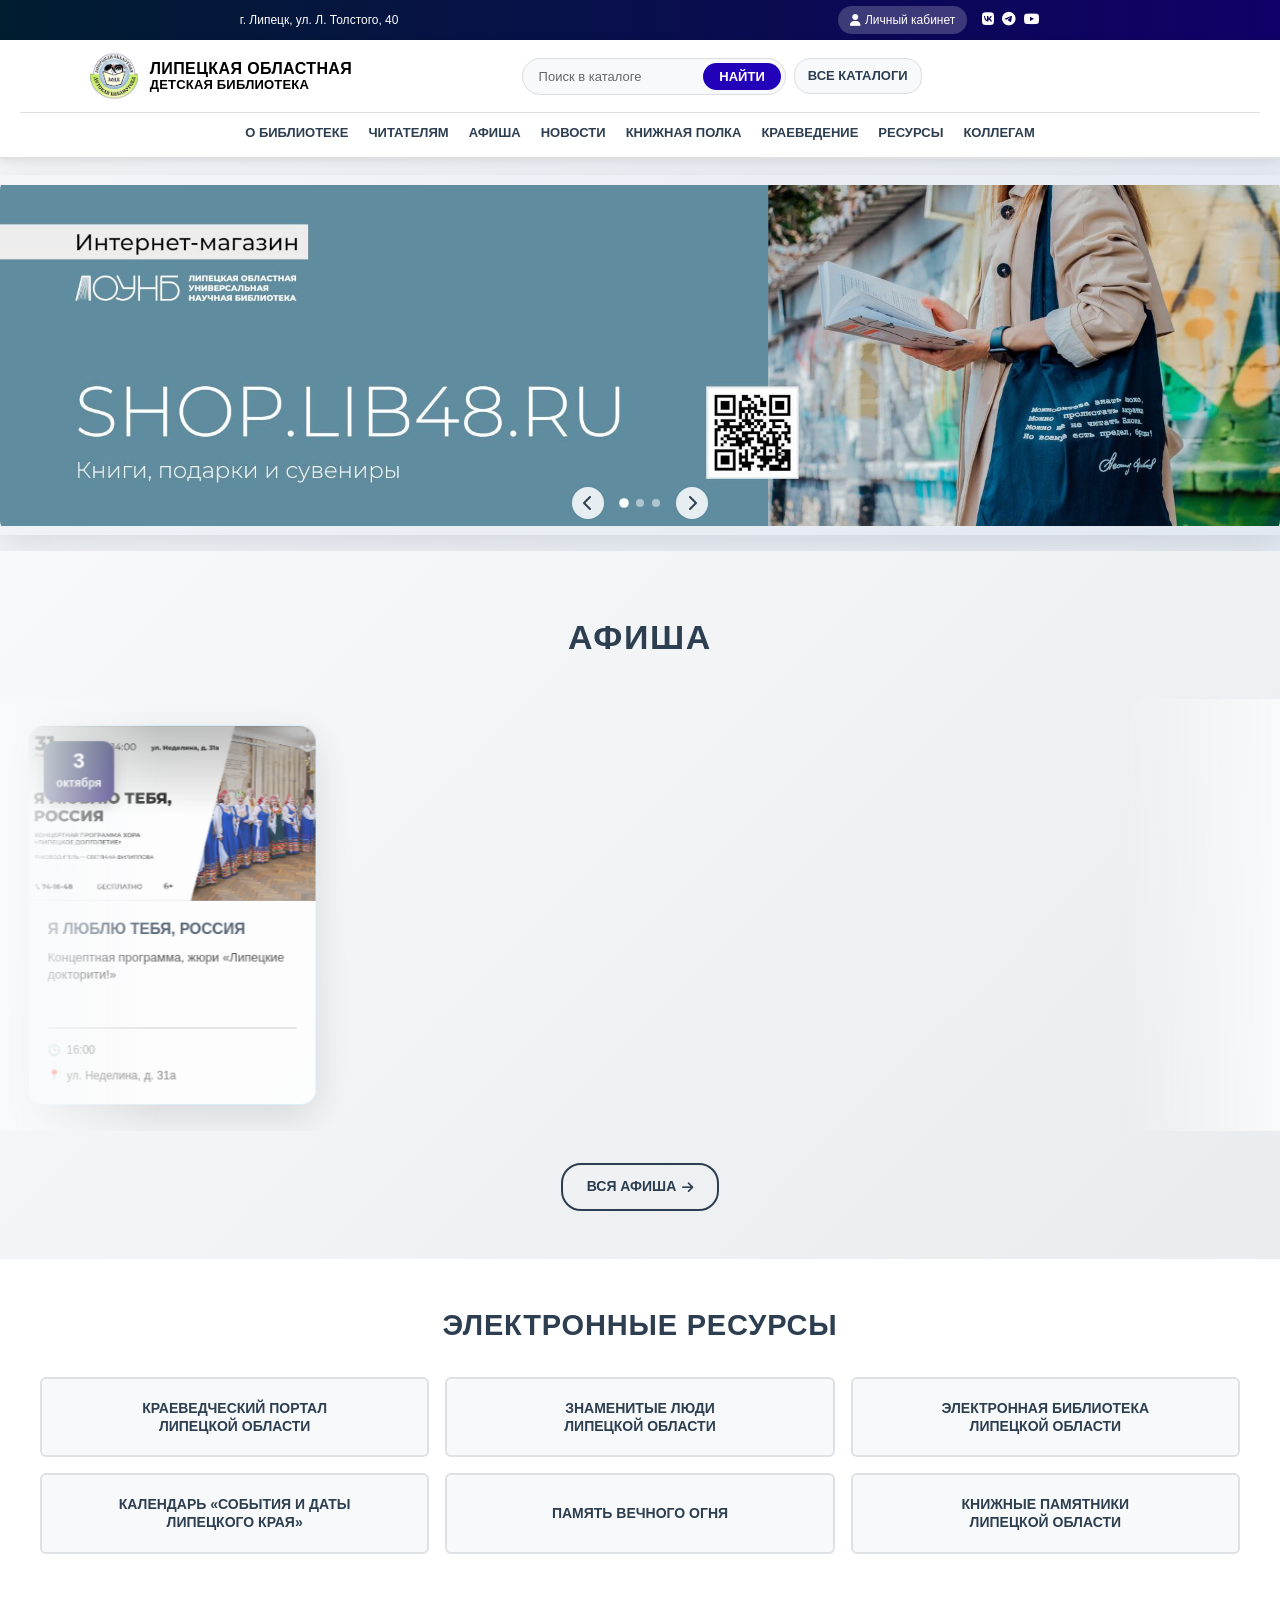
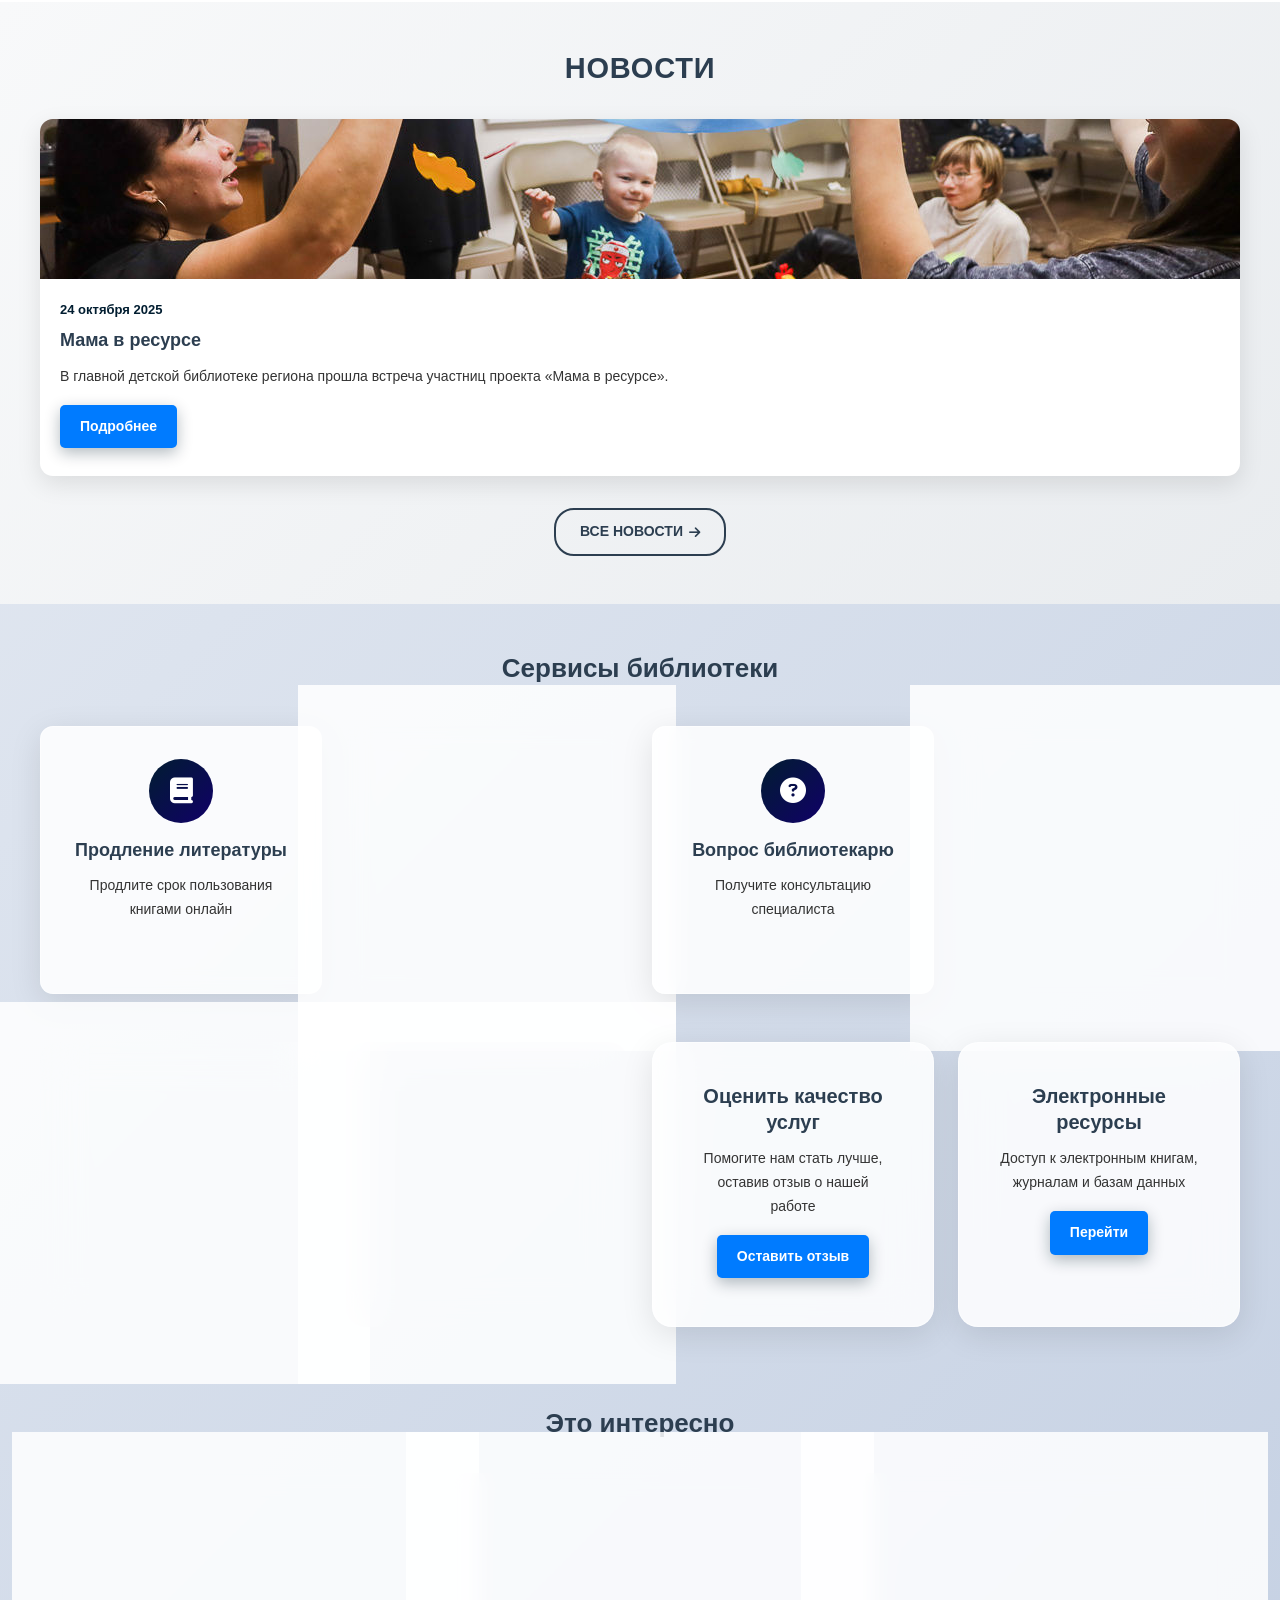
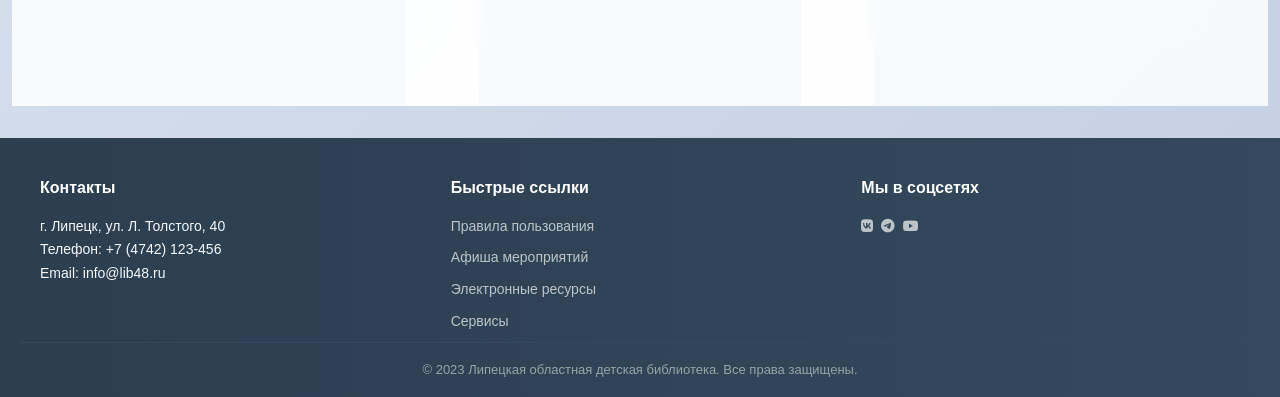
<file: frontend/pages/admin.html>
<!DOCTYPE html>
<html lang="ru">
<head>
    <meta charset="UTF-8">
    <meta name="viewport" content="width=device-width, initial-scale=1.0">
    <title>Панель администратора - Липецкая областная детская библиотека</title>
    <link rel="stylesheet" href="../css/style.css">
    <link rel="stylesheet" href="../css/auth.css">
    <link rel="stylesheet" href="../css/admin.css">
    <link rel="stylesheet" href="https://cdnjs.cloudflare.com/ajax/libs/font-awesome/6.4.0/css/all.min.css">
</head>
<body>
    <!-- Верхняя шапка -->
    <div class="top-header">
        <div class="container">
            <div class="address">г. Липецк, ул. Л. Толстого, 40</div>
            <div class="top-right">
                <a href="../index.html" class="login-btn">
                    <i class="fas fa-home"></i>На главную
                </a>
                <a href="profile.html" class="login-btn">
                    <i class="fas fa-user"></i>Личный кабинет
                </a>
                <button class="logout-btn" id="adminLogoutBtn">
                    <i class="fas fa-sign-out-alt"></i>Выйти
                </button>
            </div>
        </div>
    </div>

    <!-- Основная шапка -->
    <header class="main-header">
        <div class="container">
            <div class="header-main-row">
                <div class="logo-section">
                    <a href="../index.html" class="logo">
                        <img src="../images/logo.png" alt="Логотип библиотеки">
                        <div class="logo-text">
                            <div class="logo-line1">Липецкая областная</div>
                            <div class="logo-line2">детская библиотека</div>
                        </div>
                    </a>
                </div>
                
                <div class="admin-welcome">
                    <h1>Панель администратора</h1>
                </div>
            </div>
        </div>
    </header>

    <!-- Панель администратора -->
    <main class="admin-main">
        <div class="container">
            <div class="admin-stats">
                <div class="stat-card">
                    <div class="stat-icon">
                        <i class="fas fa-users"></i>
                    </div>
                    <div class="stat-info">
                        <h3 id="usersCount">0</h3>
                        <p>Пользователей</p>
                    </div>
                </div>
                <div class="stat-card">
                    <div class="stat-icon">
                        <i class="fas fa-book"></i>
                    </div>
                    <div class="stat-info">
                        <h3 id="booksCount">0</h3>
                        <p>Книг в каталоге</p>
                    </div>
                </div>
                <div class="stat-card">
                    <div class="stat-icon">
                        <i class="fas fa-calendar-alt"></i>
                    </div>
                    <div class="stat-info">
                        <h3 id="eventsCount">0</h3>
                        <p>Мероприятий</p>
                    </div>
                </div>
                <div class="stat-card">
                    <div class="stat-icon">
                        <i class="fas fa-newspaper"></i>
                    </div>
                    <div class="stat-info">
                        <h3 id="newsCount">0</h3>
                        <p>Новостей</p>
                    </div>
                </div>
            </div>

            <div class="admin-actions">
                <h2>Быстрые действия</h2>
                <div class="action-buttons">
                    <a href="http://localhost:8000/admin/" class="action-btn" target="_blank">
                        <i class="fas fa-cog"></i>
                        <span>Django Админка</span>
                    </a>
                    <button class="action-btn" id="manageBooksBtn">
                        <i class="fas fa-book"></i>
                        <span>Управление книгами</span>
                    </button>
                    <button class="action-btn" id="manageEventsBtn">
                        <i class="fas fa-calendar"></i>
                        <span>Управление мероприятиями</span>
                    </button>
                    <button class="action-btn" id="manageNewsBtn">
                        <i class="fas fa-newspaper"></i>
                        <span>Управление новостями</span>
                    </button>
                    <button class="action-btn" id="manageUsersBtn">
                        <i class="fas fa-users-cog"></i>
                        <span>Управление пользователями</span>
                    </button>
                </div>
            </div>

            <!-- Секция управления -->
            <div class="admin-sections">
                <!-- Управление книгами -->
                <div class="admin-section" id="booksSection" style="display: none;">
                    <h2><i class="fas fa-book"></i> Управление книгами</h2>
                    <div class="section-content">
                        <button class="btn btn-primary" id="addBookBtn">Добавить книгу</button>
                        <div class="items-list" id="booksList">
                            <!-- Список книг -->
                        </div>
                    </div>
                </div>

                <!-- Управление пользователями -->
                <div class="admin-section" id="usersSection" style="display: none;">
                    <h2><i class="fas fa-users-cog"></i> Управление пользователями</h2>
                    <div class="section-content">
                        <div class="users-list" id="usersList">
                            <!-- Список пользователей -->
                        </div>
                    </div>
                </div>
            </div>
        </div>
    </main>

    <!-- Футер -->
    <footer class="main-footer">
        <div class="container">
            <div class="footer-content">
                <div class="footer-section">
                    <h3>Контакты</h3>
                    <p>г. Липецк, ул. Л. Толстого, 40</p>
                    <p>Телефон: +7 (4742) 123-456</p>
                    <p>Email: info@lib48.ru</p>
                </div>
            </div>
        </div>
    </footer>

    <script src="../js/auth.js"></script>
    <script src="../js/admin.js"></script>
</body>
</html>
</file>
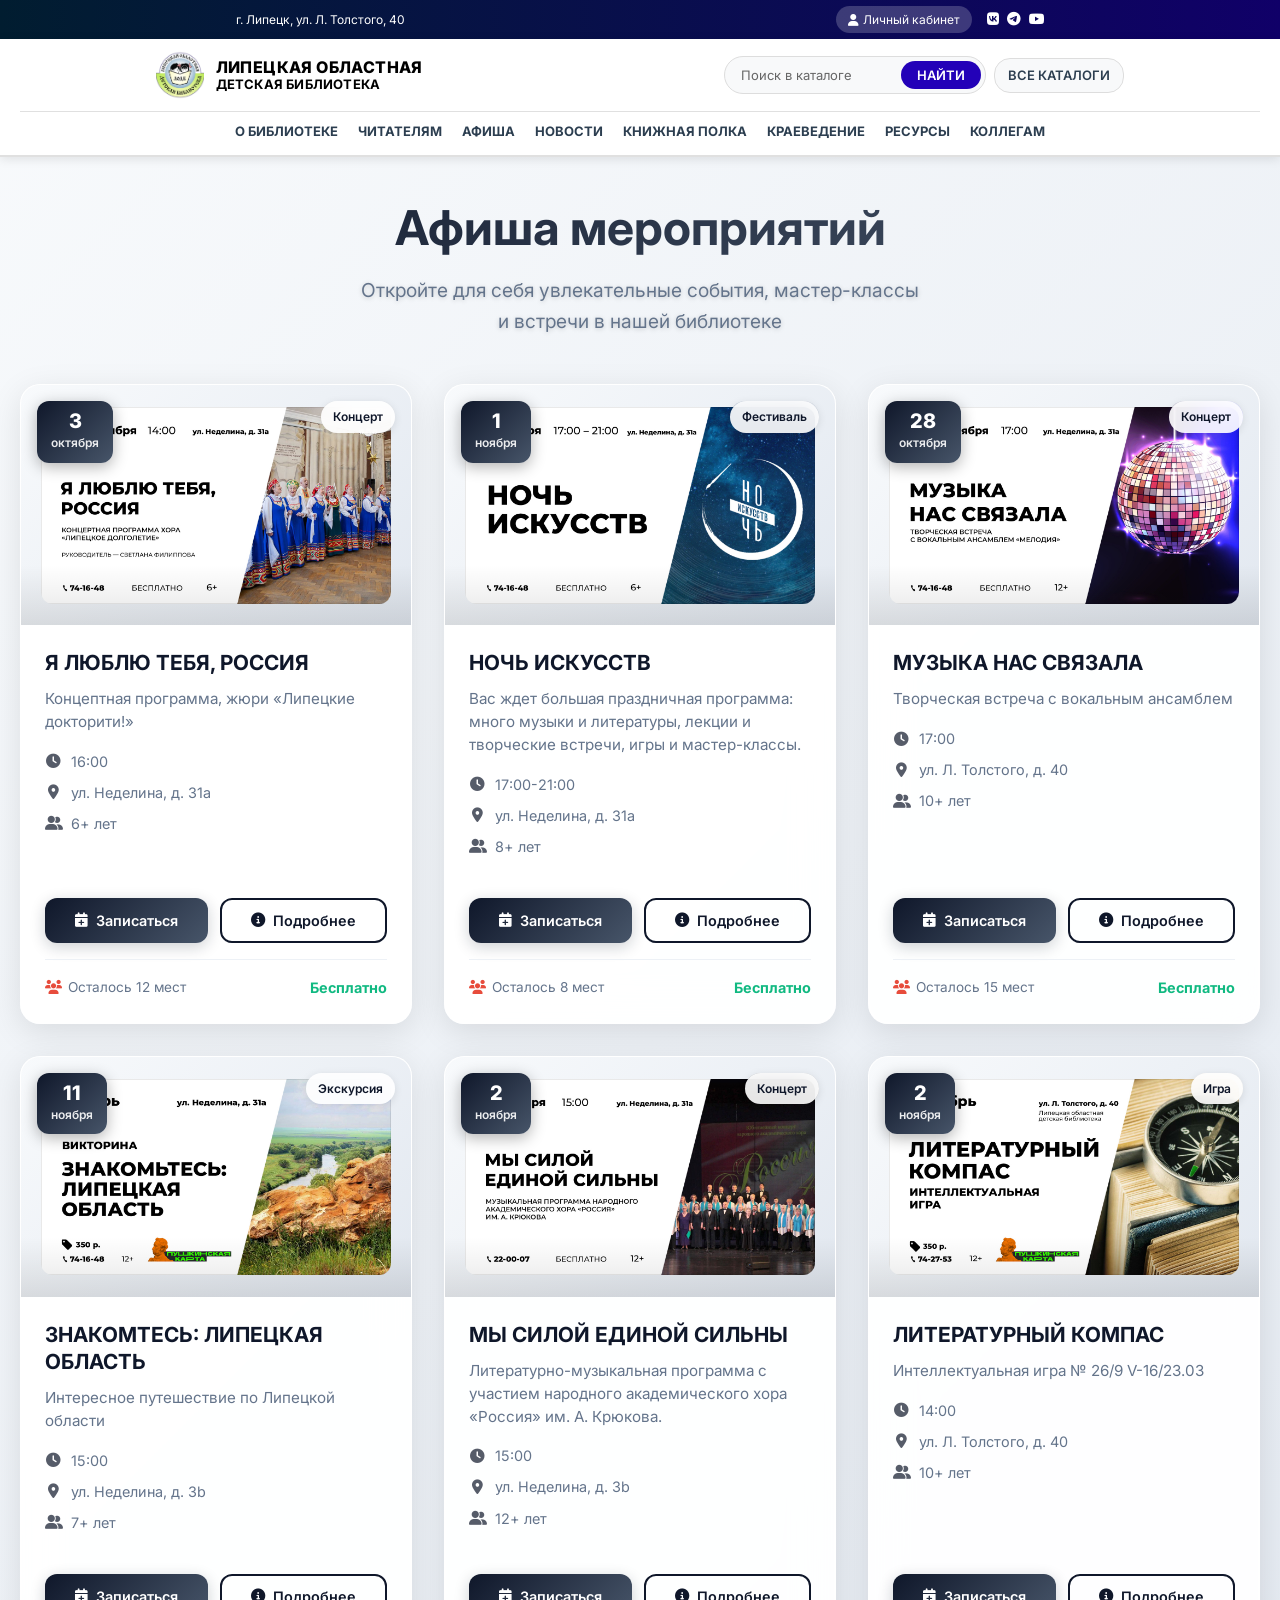
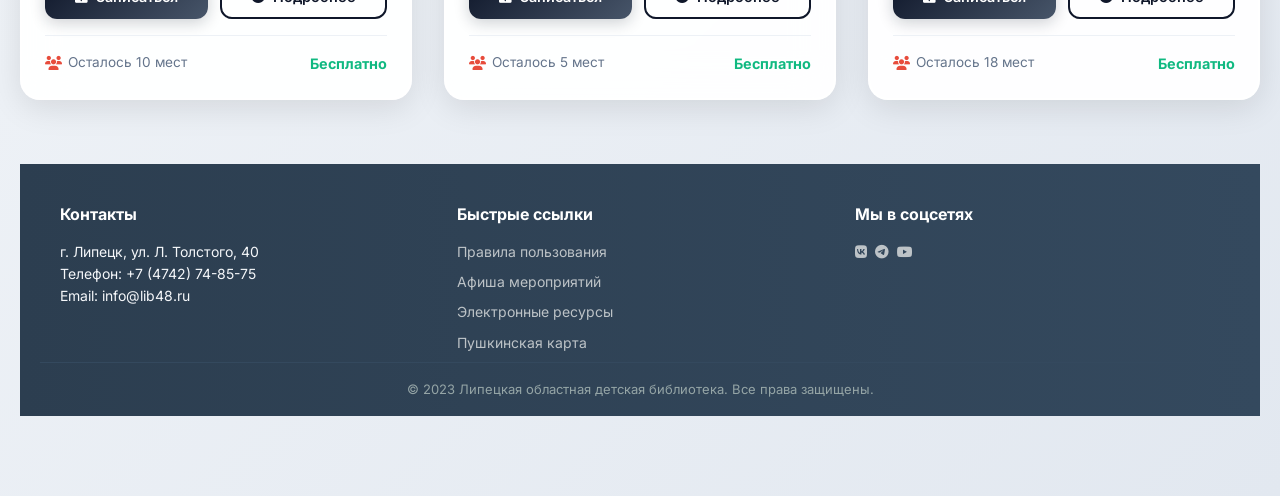
<file: frontend/pages/afisha.html>
<!DOCTYPE html>
<html lang="ru">
<head>
    <meta charset="UTF-8">
    <meta name="viewport" content="width=device-width, initial-scale=1.0">
    <title>Афиша - Липецкая областная детская библиотека</title>
    <link rel="stylesheet" href="../css/style.css">
    <link rel="stylesheet" href="../css/animations.css">
    <link rel="stylesheet" href="../css/auth.css">
    <link rel="stylesheet" href="https://cdnjs.cloudflare.com/ajax/libs/font-awesome/6.4.0/css/all.min.css">
    <link href="https://fonts.googleapis.com/css2?family=Inter:wght@300;400;500;600;700&display=swap" rel="stylesheet">
    <style>
        /* Современный дизайн для страницы афиши */
        * {
            font-family: 'Inter', -apple-system, BlinkMacSystemFont, 'Segoe UI', Roboto, Oxygen, Ubuntu, Cantarell, sans-serif;
        }

        body {
            background: linear-gradient(135deg, #f8fafc 0%, #e2e8f0 100%);
            color: #334155;
            line-height: 1.6;
            min-height: 100vh;
        }

        /* Основной контент */
        .main-content {
            padding: 40px 0 80px;
        }

        .main-content h1 {
            font-size: 3rem;
            font-weight: 700;
            color: #0f172a;
            margin-bottom: 1rem;
            text-align: center;
            background: linear-gradient(135deg, #0f172a 0%, #475569 100%);
            -webkit-background-clip: text;
            -webkit-text-fill-color: transparent;
            background-clip: text;
        }

        .page-subtitle {
            text-align: center;
            color: #64748b;
            font-size: 1.2rem;
            margin-bottom: 3rem;
            max-width: 600px;
            margin-left: auto;
            margin-right: auto;
        }

        /* Фильтры мероприятий */
        .events-filters {
            display: flex;
            justify-content: center;
            gap: 1rem;
            margin-bottom: 3rem;
            flex-wrap: wrap;
        }

        .filter-btn {
            background: rgba(255, 255, 255, 0.7);
            backdrop-filter: blur(15px);
            border: 1px solid rgba(226, 232, 240, 0.6);
            padding: 0.75rem 1.5rem;
            border-radius: 10px;
            cursor: pointer;
            transition: all 0.3s ease;
            font-weight: 500;
            color: #475569;
        }

        .filter-btn.active,
        .filter-btn:hover {
            background: #0f172a;
            color: white;
            transform: translateY(-2px);
            box-shadow: 0 4px 15px rgba(15, 23, 42, 0.2);
        }

        /* Сетка мероприятий */
        .events-grid {
            display: grid;
            grid-template-columns: repeat(auto-fill, minmax(380px, 1fr));
            gap: 2rem;
            margin-bottom: 4rem;
        }

        /* Обновленные стили для карточек мероприятий */
        .event-card {
            background: rgba(255, 255, 255, 0.95);
            backdrop-filter: blur(20px);
            border-radius: 20px;
            overflow: hidden;
            border: 1px solid rgba(255, 255, 255, 0.8);
            box-shadow: 
                0 8px 32px rgba(0, 0, 0, 0.1),
                0 0 0 1px rgba(255, 255, 255, 0.9) inset;
            transition: all 0.4s cubic-bezier(0.175, 0.885, 0.32, 1.275);
            display: flex;
            flex-direction: column;
            height: 100%;
        }

        .event-card:hover {
            transform: translateY(-8px);
            box-shadow: 
                0 20px 60px rgba(0, 0, 0, 0.15),
                0 0 0 1px rgba(255, 255, 255, 0.95) inset;
        }

        /* Контейнер для изображения */
        .event-image-container {
            position: relative;
            height: 240px;
            overflow: hidden;
            background: linear-gradient(135deg, #f8fafc 0%, #e2e8f0 100%);
        }

        .event-image {
            width: 100%;
            height: 100%;
            display: flex;
            align-items: center;
            justify-content: center;
            padding: 20px;
        }

        .event-image img {
            width: auto;
            height: auto;
            max-width: 100%;
            max-height: 100%;
            object-fit: contain;
            border-radius: 12px;
            transition: transform 0.5s ease;
        }

        .event-card:hover .event-image img {
            transform: scale(1.05);
        }

        .event-gradient-overlay {
            position: absolute;
            bottom: 0;
            left: 0;
            right: 0;
            height: 60px;
            background: linear-gradient(transparent, rgba(0, 0, 0, 0.1));
        }

        /* Шапка карточки */
        .event-header {
            position: absolute;
            top: 0;
            left: 0;
            right: 0;
            padding: 16px;
            display: flex;
            justify-content: space-between;
            align-items: flex-start;
        }

        .event-date-badge {
            background: linear-gradient(135deg, #0f172a, #475569);
            color: white;
            padding: 10px 14px;
            border-radius: 12px;
            text-align: center;
            box-shadow: 0 4px 15px rgba(0, 0, 0, 0.3);
            backdrop-filter: blur(10px);
            min-width: 60px;
        }

        .event-day {
            display: block;
            font-size: 20px;
            font-weight: 800;
            line-height: 1;
        }

        .event-month {
            display: block;
            font-size: 12px;
            font-weight: 600;
            text-transform: lowercase;
            margin-top: 2px;
            opacity: 0.9;
        }

        .event-category-tag {
            background: rgba(255, 255, 255, 0.9);
            backdrop-filter: blur(10px);
            color: #0f172a;
            padding: 6px 12px;
            border-radius: 20px;
            font-size: 12px;
            font-weight: 600;
            box-shadow: 0 2px 8px rgba(0, 0, 0, 0.1);
        }

        /* Основной контент */
        .event-content {
            padding: 24px;
            display: flex;
            flex-direction: column;
            flex-grow: 1;
        }

        .event-main-info {
            flex-grow: 1;
            margin-bottom: 20px;
        }

        .event-title {
            font-size: 1.3rem;
            font-weight: 700;
            color: #0f172a;
            margin-bottom: 12px;
            line-height: 1.3;
            display: -webkit-box;
            -webkit-line-clamp: 2;
            -webkit-box-orient: vertical;
            overflow: hidden;
        }

        .event-description {
            color: #64748b;
            font-size: 0.95rem;
            line-height: 1.5;
            margin-bottom: 16px;
            display: -webkit-box;
            -webkit-line-clamp: 3;
            -webkit-box-orient: vertical;
            overflow: hidden;
        }

        /* Детали мероприятия */
        .event-details {
            display: flex;
            flex-direction: column;
            gap: 8px;
            margin-bottom: 20px;
        }

        .event-detail-item {
            display: flex;
            align-items: center;
            gap: 10px;
            font-size: 0.9rem;
            color: #64748b;
        }

        .event-detail-item i {
            width: 16px;
            text-align: center;
            color: #0f172a;
            opacity: 0.7;
        }

        /* Кнопки */
        .event-actions {
            display: flex;
            gap: 12px;
            margin-bottom: 16px;
        }

        .btn-primary, .btn-secondary {
            flex: 1;
            display: inline-flex;
            align-items: center;
            justify-content: center;
            gap: 8px;
            padding: 12px 16px;
            border-radius: 12px;
            font-weight: 600;
            font-size: 0.9rem;
            border: none;
            cursor: pointer;
            transition: all 0.3s ease;
            text-decoration: none;
        }

        .btn-primary {
            background: linear-gradient(135deg, #0f172a 0%, #475569 100%);
            color: white;
            box-shadow: 0 4px 15px rgba(15, 23, 42, 0.2);
        }

        .btn-primary:hover {
            transform: translateY(-2px);
            box-shadow: 0 6px 20px rgba(15, 23, 42, 0.3);
            background: linear-gradient(135deg, #1e293b 0%, #64748b 100%);
        }

        .btn-secondary {
            background: transparent;
            border: 2px solid #0f172a;
            color: #0f172a;
        }

        .btn-secondary:hover {
            background: #0f172a;
            color: white;
            transform: translateY(-2px);
        }

        /* Футер карточки */
        .event-footer {
            display: flex;
            justify-content: space-between;
            align-items: center;
            padding-top: 16px;
            border-top: 1px solid rgba(226, 232, 240, 0.6);
        }

        .event-remaining {
            display: flex;
            align-items: center;
            gap: 6px;
            font-size: 0.85rem;
            color: #64748b;
        }

        .event-remaining i {
            color: #e74c3c;
        }

        .event-price {
            font-weight: 700;
            color: #10b981;
            font-size: 0.9rem;
        }

        .event-price.free {
            color: #10b981;
        }

        .event-price.paid {
            color: #f59e0b;
        }

        /* Постоянные мероприятия */
        .regular-events {
            background: rgba(255, 255, 255, 0.7);
            backdrop-filter: blur(20px);
            border-radius: 20px;
            padding: 3rem;
            margin-bottom: 4rem;
            border: 1px solid rgba(255, 255, 255, 0.3);
            box-shadow: 0 4px 20px rgba(0, 0, 0, 0.05);
        }

        .regular-events h2 {
            color: #0f172a;
            margin-bottom: 2rem;
            font-size: 2rem;
            font-weight: 600;
            text-align: center;
        }

        .regular-grid {
            display: grid;
            grid-template-columns: repeat(auto-fit, minmax(300px, 1fr));
            gap: 2rem;
        }

        .regular-card {
            background: rgba(255, 255, 255, 0.5);
            padding: 2rem;
            border-radius: 16px;
            border: 1px solid rgba(255, 255, 255, 0.3);
            transition: all 0.3s ease;
        }

        .regular-card:hover {
            transform: translateY(-5px);
            background: rgba(255, 255, 255, 0.7);
            box-shadow: 0 6px 25px rgba(0, 0, 0, 0.08);
        }

        .regular-card h3 {
            color: #0f172a;
            margin-bottom: 1rem;
            font-size: 1.25rem;
            font-weight: 600;
        }

        .regular-card p {
            color: #475569;
            margin-bottom: 0.5rem;
        }

        /* Пушкинская карта */
        .pushkin-events {
            background: linear-gradient(135deg, #0f172a 0%, #475569 100%);
            color: white;
            padding: 3rem;
            border-radius: 20px;
            margin-bottom: 4rem;
            position: relative;
            overflow: hidden;
        }

        .pushkin-events::before {
            content: '';
            position: absolute;
            top: -50%;
            right: -50%;
            width: 100%;
            height: 200%;
            background: radial-gradient(circle, rgba(255,255,255,0.1) 0%, rgba(255,255,255,0) 70%);
        }

        .pushkin-events h2 {
            color: white;
            margin-bottom: 2rem;
            font-size: 2rem;
            font-weight: 600;
            text-align: center;
            position: relative;
        }

        .pushkin-card {
            background: rgba(255, 255, 255, 0.1);
            backdrop-filter: blur(15px);
            border-radius: 16px;
            padding: 2rem;
            border: 1px solid rgba(255, 255, 255, 0.2);
            margin-bottom: 2rem;
        }

        .pushkin-card h3 {
            color: white;
            margin-bottom: 1rem;
            font-size: 1.25rem;
            font-weight: 600;
        }

        .pushkin-card p {
            color: rgba(255, 255, 255, 0.9);
            margin-bottom: 1rem;
        }

        .pushkin-price {
            display: inline-block;
            background: rgba(255, 255, 255, 0.2);
            padding: 0.5rem 1rem;
            border-radius: 8px;
            font-weight: 600;
            margin-bottom: 1rem;
        }

        /* Секции */
        .content-section {
            margin-bottom: 4rem;
        }

        .content-section h2 {
            font-size: 2.2rem;
            font-weight: 700;
            color: #0f172a;
            margin-bottom: 2rem;
            text-align: center;
            position: relative;
        }

        .content-section h2::after {
            content: '';
            display: block;
            width: 60px;
            height: 4px;
            background: linear-gradient(90deg, #0f172a, #475569);
            margin: 1rem auto;
            border-radius: 2px;
        }

        /* Адаптивность */
        @media (max-width: 1024px) {
            .events-grid {
                grid-template-columns: repeat(auto-fill, minmax(350px, 1fr));
            }
        }

        @media (max-width: 768px) {
            .events-grid {
                grid-template-columns: 1fr;
            }
            
            .events-filters {
                flex-direction: column;
                align-items: center;
            }
            
            .filter-btn {
                width: 100%;
                max-width: 300px;
            }
            
            .regular-grid {
                grid-template-columns: 1fr;
            }
            
            .regular-events,
            .pushkin-events {
                padding: 2rem;
            }
            
            .main-content h1 {
                font-size: 2.5rem;
            }

            .event-image-container {
                height: 200px;
            }

            .event-actions {
                flex-direction: column;
            }
        }

        @media (max-width: 480px) {
            .event-content {
                padding: 1.5rem;
            }
            
            .event-image-container {
                height: 180px;
            }
            
            .main-content h1 {
                font-size: 2rem;
            }

            .content-section h2 {
                font-size: 1.8rem;
            }
        }
    </style>
</head>
<body>
    <!-- Верхняя шапка -->
    <div class="top-header">
        <div class="container">
            <div class="address">г. Липецк, ул. Л. Толстого, 40</div>
            <div class="top-right">
                <a href="#" class="login-btn" id="loginBtn">
                    <i class="fas fa-user"></i>Личный кабинет
                </a>
                <div class="social-icons">
                    <a href="https://vk.com/childbook_lipetsk"><i class="fab fa-vk"></i></a>
                    <a href="#"><i class="fab fa-telegram"></i></a>
                    <a href="#"><i class="fab fa-youtube"></i></a>
                </div>
            </div>
        </div>
    </div>

    <!-- Основная шапка -->
    <header class="main-header">
        <div class="container">
            <div class="header-main-row">
                <!-- Логотип слева -->
                <div class="logo-section">
                    <a href="../index.html" class="logo">
                        <img src="../images/logo.png" alt="Логотип библиотеки">
                        <div class="logo-text">
                            <div class="logo-line1">Липецкая областная</div>
                            <div class="logo-line2">детская библиотека</div>
                        </div>
                    </a>
                </div>
                
                <!-- Поиск справа -->
                <div class="search-section">
                    <div class="search-container">
                        <div class="search-box">
                            <input type="text" placeholder="Поиск в каталоге" class="search-input">
                            <button class="search-btn">НАЙТИ</button>
                        </div>
                        <a href="https://opac.lib48.ru/wlib/" class="all-catalogs">ВСЕ КАТАЛОГИ</a>
                    </div>
                </div>
            </div>

            <!-- Меню -->
            <nav class="main-nav">
                <ul>
                    <li class="dropdown">
                        <a href="about.html">О БИБЛИОТЕКЕ</a>
                        <div class="dropdown-content">
                            <a href="about.html#history">История</a>
                            <a href="about.html#structure">Структура</a>
                            <a href="about.html#contacts">Контакты</a>
                            <a href="about.html#documents">Документы</a>
                        </div>
                    </li>
                    <li class="dropdown">
                        <a href="readers.html">ЧИТАТЕЛЯМ</a>
                        <div class="dropdown-content">
                            <a href="readers.html#rules">Правила пользования</a>
                            <a href="readers.html#services">Сервисы</a>
                            <a href="working-hours.html">Режим работы</a>
                            <a href="readers.html#pushkin">Пушкинская карта</a>
                        </div>
                    </li>
                    <li><a href="afisha.html">АФИША</a></li>
                    <li><a href="news.html">НОВОСТИ</a></li>
                    <li><a href="bookshelf.html">КНИЖНАЯ ПОЛКА</a></li>
                    <li class="dropdown">
                        <a href="kraevedenie.html">КРАЕВЕДЕНИЕ</a>
                        <div class="dropdown-content">
                            <a href="kraevedenie-history.html">История края</a>
                            <a href="kraevedenie-writers.html">Писатели Липецкой области</a>
                            <a href="kraevedenie-resources.html">Краеведческие ресурсы</a>
                        </div>
                    </li>
                    <li><a href="resources.html">РЕСУРСЫ</a></li>
                    <li class="dropdown">
                        <a href="colleagues.html">КОЛЛЕГАМ</a>
                        <div class="dropdown-content">
                            <a href="colleagues.html#methodology">Методические материалы</a>
                            <a href="colleagues.html#events">Мероприятия</a>
                            <a href="colleagues.html#competitions">Конкурсы</a>
                        </div>
                    </li>
                </ul>
            </nav>
        </div>
    </header>

    <!-- Основной контент -->
    <main class="main-content">
        <div class="container">
            <h1>Афиша мероприятий</h1>
            <p class="page-subtitle">Откройте для себя увлекательные события, мастер-классы и встречи в нашей библиотеке</p>
            
        

            <!-- Ближайшие мероприятия -->
           
                <div class="events-grid">
                    <!-- Синхронизированные мероприятия с главной страницы -->
                    <div class="event-card" data-category="upcoming">
                        <div class="event-image-container">
                            <div class="event-image">
                                <img src="../images/afisha/afisha4.jpg" alt="Я ЛЮБЛЮ ТЕБЯ, РОССИЯ" loading="lazy">
                                <div class="event-gradient-overlay"></div>
                            </div>
                            <div class="event-header">
                                <div class="event-date-badge">
                                    <span class="event-day">3</span>
                                    <span class="event-month">октября</span>
                                </div>
                                <div class="event-category-tag">Концерт</div>
                            </div>
                        </div>
                        
                        <div class="event-content">
                            <div class="event-main-info">
                                <h3 class="event-title">Я ЛЮБЛЮ ТЕБЯ, РОССИЯ</h3>
                                <p class="event-description">Концептная программа, жюри «Липецкие докторити!»</p>
                                
                                <div class="event-details">
                                    <div class="event-detail-item">
                                        <i class="fas fa-clock"></i>
                                        <span>16:00</span>
                                    </div>
                                    <div class="event-detail-item">
                                        <i class="fas fa-map-marker-alt"></i>
                                        <span>ул. Неделина, д. 31а</span>
                                    </div>
                                    <div class="event-detail-item">
                                        <i class="fas fa-user-friends"></i>
                                        <span>6+ лет</span>
                                    </div>
                                </div>
                            </div>
                            
                            <div class="event-actions">
                                <button class="btn-primary">
                                    <i class="fas fa-calendar-plus"></i>
                                    Записаться
                                </button>
                                <button class="btn-secondary">
                                    <i class="fas fa-info-circle"></i>
                                    Подробнее
                                </button>
                            </div>
                            
                            <div class="event-footer">
                                <div class="event-remaining">
                                    <i class="fas fa-users"></i>
                                    <span>Осталось 12 мест</span>
                                </div>
                                <div class="event-price free">
                                    Бесплатно
                                </div>
                            </div>
                        </div>
                    </div>

                    <div class="event-card" data-category="upcoming">
                        <div class="event-image-container">
                            <div class="event-image">
                                <img src="../images/afisha/afisha5.jpg" alt="НОЧЬ ИСКУССТВ" loading="lazy">
                                <div class="event-gradient-overlay"></div>
                            </div>
                            <div class="event-header">
                                <div class="event-date-badge">
                                    <span class="event-day">1</span>
                                    <span class="event-month">ноября</span>
                                </div>
                                <div class="event-category-tag">Фестиваль</div>
                            </div>
                        </div>
                        
                        <div class="event-content">
                            <div class="event-main-info">
                                <h3 class="event-title">НОЧЬ ИСКУССТВ</h3>
                                <p class="event-description">Вас ждет большая праздничная программа: много музыки и литературы, лекции и творческие встречи, игры и мастер-классы.</p>
                                
                                <div class="event-details">
                                    <div class="event-detail-item">
                                        <i class="fas fa-clock"></i>
                                        <span>17:00-21:00</span>
                                    </div>
                                    <div class="event-detail-item">
                                        <i class="fas fa-map-marker-alt"></i>
                                        <span>ул. Неделина, д. 31а</span>
                                    </div>
                                    <div class="event-detail-item">
                                        <i class="fas fa-user-friends"></i>
                                        <span>8+ лет</span>
                                    </div>
                                </div>
                            </div>
                            
                            <div class="event-actions">
                                <button class="btn-primary">
                                    <i class="fas fa-calendar-plus"></i>
                                    Записаться
                                </button>
                                <button class="btn-secondary">
                                    <i class="fas fa-info-circle"></i>
                                    Подробнее
                                </button>
                            </div>
                            
                            <div class="event-footer">
                                <div class="event-remaining">
                                    <i class="fas fa-users"></i>
                                    <span>Осталось 8 мест</span>
                                </div>
                                <div class="event-price free">
                                    Бесплатно
                                </div>
                            </div>
                        </div>
                    </div>

                    <div class="event-card" data-category="upcoming">
                        <div class="event-image-container">
                            <div class="event-image">
                                <img src="../images/afisha/afisha3.jpg" alt="МУЗЫКА НАС СВЯЗАЛА" loading="lazy">
                                <div class="event-gradient-overlay"></div>
                            </div>
                            <div class="event-header">
                                <div class="event-date-badge">
                                    <span class="event-day">28</span>
                                    <span class="event-month">октября</span>
                                </div>
                                <div class="event-category-tag">Концерт</div>
                            </div>
                        </div>
                        
                        <div class="event-content">
                            <div class="event-main-info">
                                <h3 class="event-title">МУЗЫКА НАС СВЯЗАЛА</h3>
                                <p class="event-description">Творческая встреча с вокальным ансамблем</p>
                                
                                <div class="event-details">
                                    <div class="event-detail-item">
                                        <i class="fas fa-clock"></i>
                                        <span>17:00</span>
                                    </div>
                                    <div class="event-detail-item">
                                        <i class="fas fa-map-marker-alt"></i>
                                        <span>ул. Л. Толстого, д. 40</span>
                                    </div>
                                    <div class="event-detail-item">
                                        <i class="fas fa-user-friends"></i>
                                        <span>10+ лет</span>
                                    </div>
                                </div>
                            </div>
                            
                            <div class="event-actions">
                                <button class="btn-primary">
                                    <i class="fas fa-calendar-plus"></i>
                                    Записаться
                                </button>
                                <button class="btn-secondary">
                                    <i class="fas fa-info-circle"></i>
                                    Подробнее
                                </button>
                            </div>
                            
                            <div class="event-footer">
                                <div class="event-remaining">
                                    <i class="fas fa-users"></i>
                                    <span>Осталось 15 мест</span>
                                </div>
                                <div class="event-price free">
                                    Бесплатно
                                </div>
                            </div>
                        </div>
                    </div>

                    <!-- Дополнительные мероприятия -->
                    <div class="event-card" data-category="upcoming">
                        <div class="event-image-container">
                            <div class="event-image">
                                <img src="../images/afisha/afisha6.jpg" alt="ЗНАКОМТЕСЬ: ЛИПЕЦКАЯ ОБЛАСТЬ" loading="lazy">
                                <div class="event-gradient-overlay"></div>
                            </div>
                            <div class="event-header">
                                <div class="event-date-badge">
                                    <span class="event-day">11</span>
                                    <span class="event-month">ноября</span>
                                </div>
                                <div class="event-category-tag">Экскурсия</div>
                            </div>
                        </div>
                        
                        <div class="event-content">
                            <div class="event-main-info">
                                <h3 class="event-title">ЗНАКОМТЕСЬ: ЛИПЕЦКАЯ ОБЛАСТЬ</h3>
                                <p class="event-description">Интересное путешествие по Липецкой области</p>
                                
                                <div class="event-details">
                                    <div class="event-detail-item">
                                        <i class="fas fa-clock"></i>
                                        <span>15:00</span>
                                    </div>
                                    <div class="event-detail-item">
                                        <i class="fas fa-map-marker-alt"></i>
                                        <span>ул. Неделина, д. 3b</span>
                                    </div>
                                    <div class="event-detail-item">
                                        <i class="fas fa-user-friends"></i>
                                        <span>7+ лет</span>
                                    </div>
                                </div>
                            </div>
                            
                            <div class="event-actions">
                                <button class="btn-primary">
                                    <i class="fas fa-calendar-plus"></i>
                                    Записаться
                                </button>
                                <button class="btn-secondary">
                                    <i class="fas fa-info-circle"></i>
                                    Подробнее
                                </button>
                            </div>
                            
                            <div class="event-footer">
                                <div class="event-remaining">
                                    <i class="fas fa-users"></i>
                                    <span>Осталось 10 мест</span>
                                </div>
                                <div class="event-price free">
                                    Бесплатно
                                </div>
                            </div>
                        </div>
                    </div>

                    <div class="event-card" data-category="upcoming">
                        <div class="event-image-container">
                            <div class="event-image">
                                <img src="../images/afisha/afisha8.jpg" alt="МЫ СИЛОЙ ЕДИНОЙ СИЛЬНЫ" loading="lazy">
                                <div class="event-gradient-overlay"></div>
                            </div>
                            <div class="event-header">
                                <div class="event-date-badge">
                                    <span class="event-day">2</span>
                                    <span class="event-month">ноября</span>
                                </div>
                                <div class="event-category-tag">Концерт</div>
                            </div>
                        </div>
                        
                        <div class="event-content">
                            <div class="event-main-info">
                                <h3 class="event-title">МЫ СИЛОЙ ЕДИНОЙ СИЛЬНЫ</h3>
                                <p class="event-description">Литературно-музыкальная программа с участием народного академического хора «Россия» им. А. Крюкова.</p>
                                
                                <div class="event-details">
                                    <div class="event-detail-item">
                                        <i class="fas fa-clock"></i>
                                        <span>15:00</span>
                                    </div>
                                    <div class="event-detail-item">
                                        <i class="fas fa-map-marker-alt"></i>
                                        <span>ул. Неделина, д. 3b</span>
                                    </div>
                                    <div class="event-detail-item">
                                        <i class="fas fa-user-friends"></i>
                                        <span>12+ лет</span>
                                    </div>
                                </div>
                            </div>
                            
                            <div class="event-actions">
                                <button class="btn-primary">
                                    <i class="fas fa-calendar-plus"></i>
                                    Записаться
                                </button>
                                <button class="btn-secondary">
                                    <i class="fas fa-info-circle"></i>
                                    Подробнее
                                </button>
                            </div>
                            
                            <div class="event-footer">
                                <div class="event-remaining">
                                    <i class="fas fa-users"></i>
                                    <span>Осталось 5 мест</span>
                                </div>
                                <div class="event-price free">
                                    Бесплатно
                                </div>
                            </div>
                        </div>
                    </div>

                    <div class="event-card" data-category="upcoming">
                        <div class="event-image-container">
                            <div class="event-image">
                                <img src="../images/afisha/afisha7.jpg" alt="ЛИТЕРАТУРНЫЙ КОМПАС" loading="lazy">
                                <div class="event-gradient-overlay"></div>
                            </div>
                            <div class="event-header">
                                <div class="event-date-badge">
                                    <span class="event-day">2</span>
                                    <span class="event-month">ноября</span>
                                </div>
                                <div class="event-category-tag">Игра</div>
                            </div>
                        </div>
                        
                        <div class="event-content">
                            <div class="event-main-info">
                                <h3 class="event-title">ЛИТЕРАТУРНЫЙ КОМПАС</h3>
                                <p class="event-description">Интеллектуальная игра № 26/9 V-16/23.03</p>
                                
                                <div class="event-details">
                                    <div class="event-detail-item">
                                        <i class="fas fa-clock"></i>
                                        <span>14:00</span>
                                    </div>
                                    <div class="event-detail-item">
                                        <i class="fas fa-map-marker-alt"></i>
                                        <span>ул. Л. Толстого, д. 40</span>
                                    </div>
                                    <div class="event-detail-item">
                                        <i class="fas fa-user-friends"></i>
                                        <span>10+ лет</span>
                                    </div>
                                </div>
                            </div>
                            
                            <div class="event-actions">
                                <button class="btn-primary">
                                    <i class="fas fa-calendar-plus"></i>
                                    Записаться
                                </button>
                                <button class="btn-secondary">
                                    <i class="fas fa-info-circle"></i>
                                    Подробнее
                                </button>
                            </div>
                            
                            <div class="event-footer">
                                <div class="event-remaining">
                                    <i class="fas fa-users"></i>
                                    <span>Осталось 18 мест</span>
                                </div>
                                <div class="event-price free">
                                    Бесплатно
                                </div>
                            </div>
                        </div>
                    </div>
                </div>
            </section>

        
    <!-- Футер -->
    <footer class="main-footer">
        <div class="container">
            <div class="footer-content">
                <div class="footer-section">
                    <h3>Контакты</h3>
                    <p>г. Липецк, ул. Л. Толстого, 40</p>
                    <p>Телефон: +7 (4742) 74-85-75</p>
                    <p>Email: info@lib48.ru</p>
                </div>
                <div class="footer-section">
                    <h3>Быстрые ссылки</h3>
                    <ul>
                        <li><a href="readers.html#rules">Правила пользования</a></li>
                        <li><a href="afisha.html">Афиша мероприятий</a></li>
                        <li><a href="resources.html">Электронные ресурсы</a></li>
                        <li><a href="readers.html#pushkin">Пушкинская карта</a></li>
                    </ul>
                </div>
                <div class="footer-section">
                    <h3>Мы в соцсетях</h3>
                    <div class="social-icons">
                        <a href="https://vk.com/childbook_lipetsk"><i class="fab fa-vk"></i></a>
                        <a href="#"><i class="fab fa-telegram"></i></a>
                        <a href="#"><i class="fab fa-youtube"></i></a>
                    </div>
                </div>
            </div>
            <div class="footer-bottom">
                <p>&copy; 2023 Липецкая областная детская библиотека. Все права защищены.</p>
            </div>
        </div>
    </footer>

     <!-- Модальное окно входа/регистрации -->
    <div class="modal" id="loginModal">
        <div class="modal-content">
            <span class="close-modal" id="closeModal">&times;</span>
            
            <!-- Форма входа -->
            <div id="loginFormContainer">
                <h2>Вход в личный кабинет</h2>
                <form id="loginForm">
                    <div class="form-group">
                        <label for="username">Логин:</label>
                        <input type="text" id="username" name="username" required>
                    </div>
                    <div class="form-group">
                        <label for="password">Пароль:</label>
                        <input type="password" id="password" name="password" required>
                    </div>
                    <button type="submit" class="btn btn-primary">Войти</button>
                </form>
                <div class="auth-switch">
                    <p>Нет аккаунта? <a href="#" id="showRegister">Зарегистрироваться</a></p>
                </div>
            </div>

            <!-- Форма регистрации -->
            <div id="registerFormContainer" style="display: none;">
                <h2>Регистрация</h2>
                <form id="registerForm">
                    <div class="form-group">
                        <label for="regUsername">Логин:</label>
                        <input type="text" id="regUsername" name="username" required>
                    </div>
                    <div class="form-group">
                        <label for="regEmail">Email:</label>
                        <input type="email" id="regEmail" name="email" required>
                    </div>
                    <div class="form-group">
                        <label for="regPassword">Пароль:</label>
                        <input type="password" id="regPassword" name="password" required>
                    </div>
                    <div class="form-group">
                        <label for="regPassword2">Повторите пароль:</label>
                        <input type="password" id="regPassword2" name="password2" required>
                    </div>
                    <div class="form-group">
                        <label for="regPhone">Телефон:</label>
                        <input type="tel" id="regPhone" name="phone">
                    </div>
                    <div class="form-group">
                        <label for="regFirstName">Имя:</label>
                        <input type="text" id="regFirstName" name="first_name">
                    </div>
                    <div class="form-group">
                        <label for="regLastName">Фамилия:</label>
                        <input type="text" id="regLastName" name="last_name">
                    </div>
                    <button type="submit" class="btn btn-primary">Зарегистрироваться</button>
                </form>
                <div class="auth-switch">
                    <p>Уже есть аккаунт? <a href="#" id="showLogin">Войти</a></p>
                </div>
            </div>
        </div>
    </div>

    <!-- Панель пользователя (появится после входа) -->
    <div class="user-panel" id="userPanel" style="display: none;">
        <div class="user-info">
            <div class="user-details">
                <h3>Добро пожаловать, <span id="userName"></span>!</h3>
                <p>Роль: <span id="userRole"></span></p>
            </div>
            <div class="user-actions">
                <button class="logout-btn" id="logoutBtn">Выйти</button>
                <a href="http://localhost:8000/admin/" class="btn btn-primary" id="adminLink" style="display: none;" target="_blank">Админ-панель</a>
            </div>
        </div>
    </div>

    <script src="../js/auth.js"></script>
    <script src="../js/main.js"></script>
    <script>
        // Фильтрация мероприятий
        document.addEventListener('DOMContentLoaded', function() {
            const filterBtns = document.querySelectorAll('.filter-btn');
            const eventCards = document.querySelectorAll('.event-card');
            const regularSection = document.getElementById('regular-events');
            const pushkinSection = document.getElementById('pushkin-events');

            filterBtns.forEach(btn => {
                btn.addEventListener('click', function() {
                    // Убираем активный класс у всех кнопок
                    filterBtns.forEach(b => b.classList.remove('active'));
                    // Добавляем активный класс текущей кнопке
                    this.classList.add('active');
                    
                    const filter = this.getAttribute('data-filter');
                    
                    // Показываем/скрываем секции
                    if (filter === 'regular') {
                        regularSection.style.display = 'block';
                        pushkinSection.style.display = 'none';
                        eventCards.forEach(card => card.style.display = 'none');
                    } else if (filter === 'pushkin') {
                        regularSection.style.display = 'none';
                        pushkinSection.style.display = 'block';
                        eventCards.forEach(card => card.style.display = 'none');
                    } else {
                        regularSection.style.display = 'block';
                        pushkinSection.style.display = 'block';
                        
                        // Фильтрация карточек мероприятий
                        eventCards.forEach(card => {
                            if (filter === 'all' || card.getAttribute('data-category') === filter) {
                                card.style.display = 'flex';
                            } else {
                                card.style.display = 'none';
                            }
                        });
                    }
                });
            });

            // Анимация появления элементов
            const observerOptions = {
                threshold: 0.1,
                rootMargin: '0px 0px -50px 0px'
            };
            
            const observer = new IntersectionObserver(function(entries) {
                entries.forEach(entry => {
                    if (entry.isIntersecting) {
                        entry.target.style.opacity = '1';
                        entry.target.style.transform = 'translateY(0)';
                    }
                });
            }, observerOptions);
            
            // Наблюдаем за всеми карточками
            const allCards = document.querySelectorAll('.event-card, .regular-card, .pushkin-card');
            allCards.forEach(card => {
                card.style.opacity = '0';
                card.style.transform = 'translateY(20px)';
                card.style.transition = 'opacity 0.6s ease, transform 0.6s ease';
                observer.observe(card);
            });
        });
    </script>
</body>
</html>
</file>
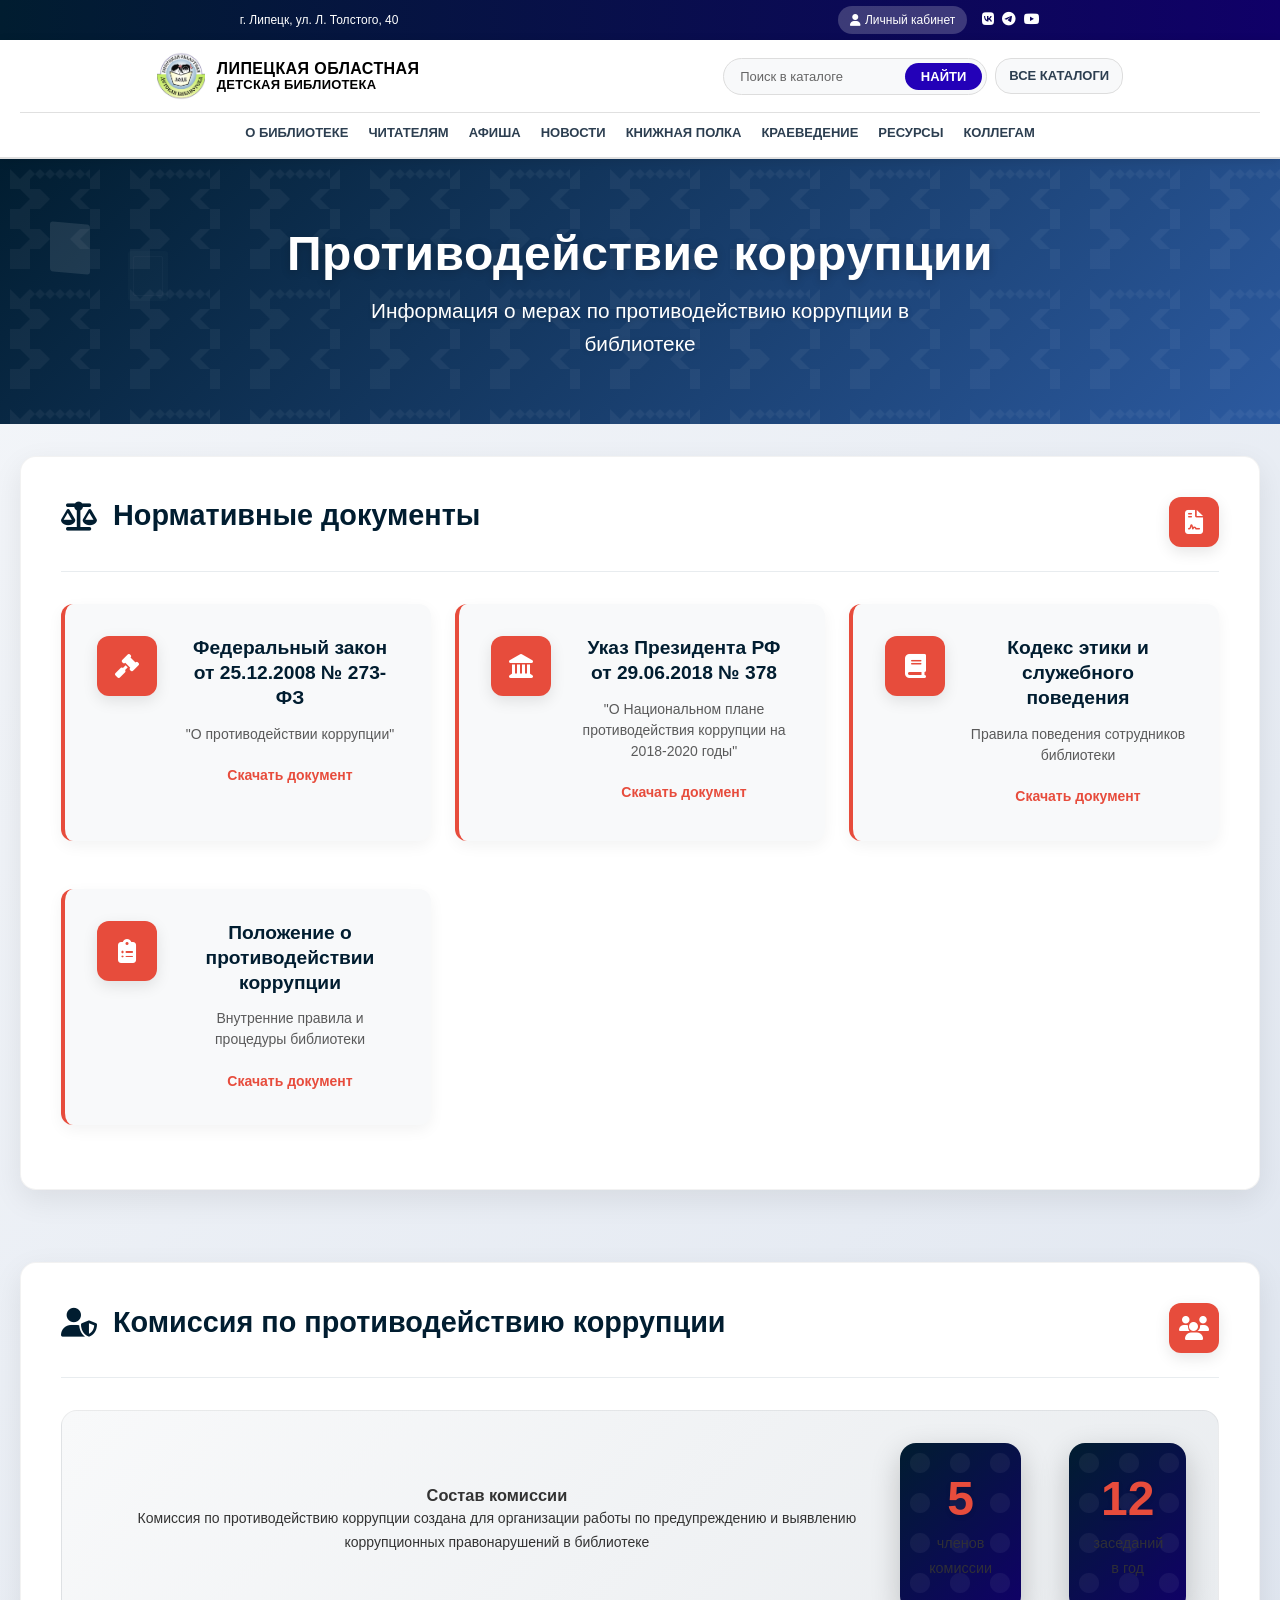
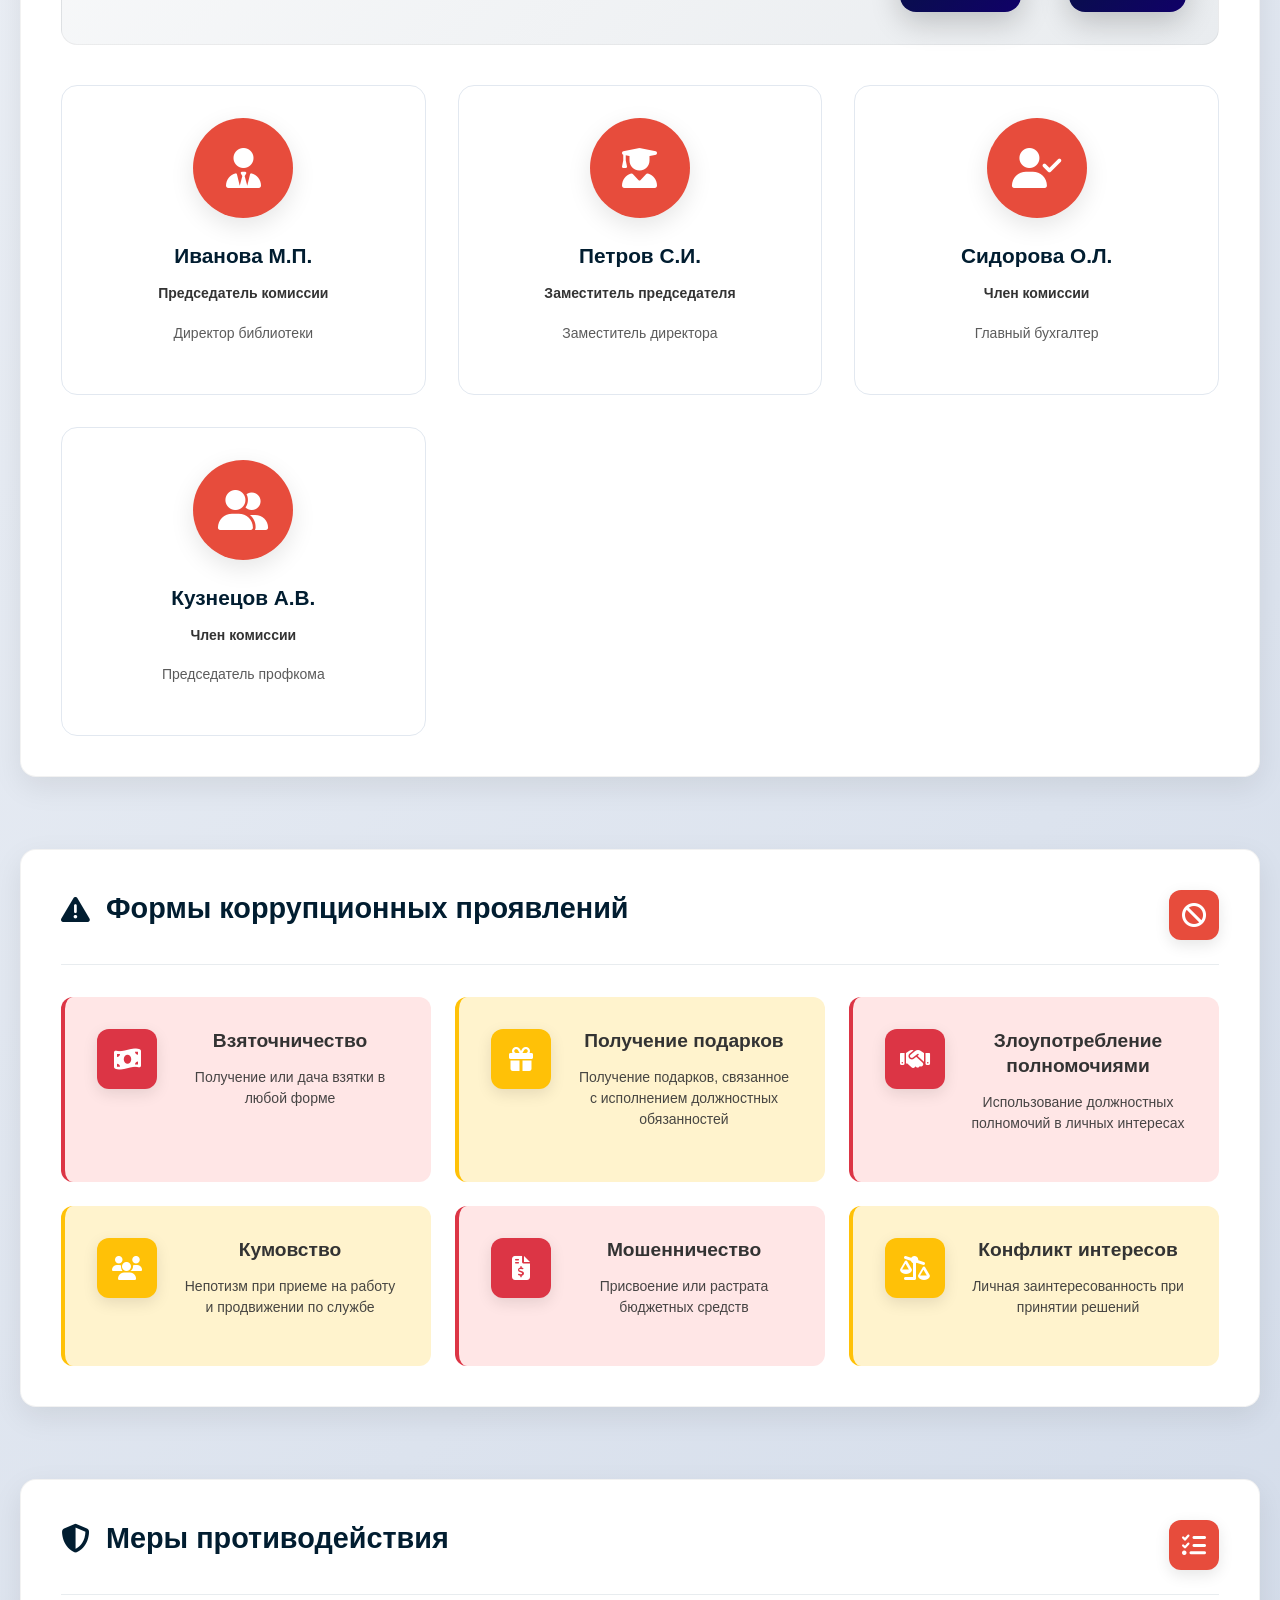
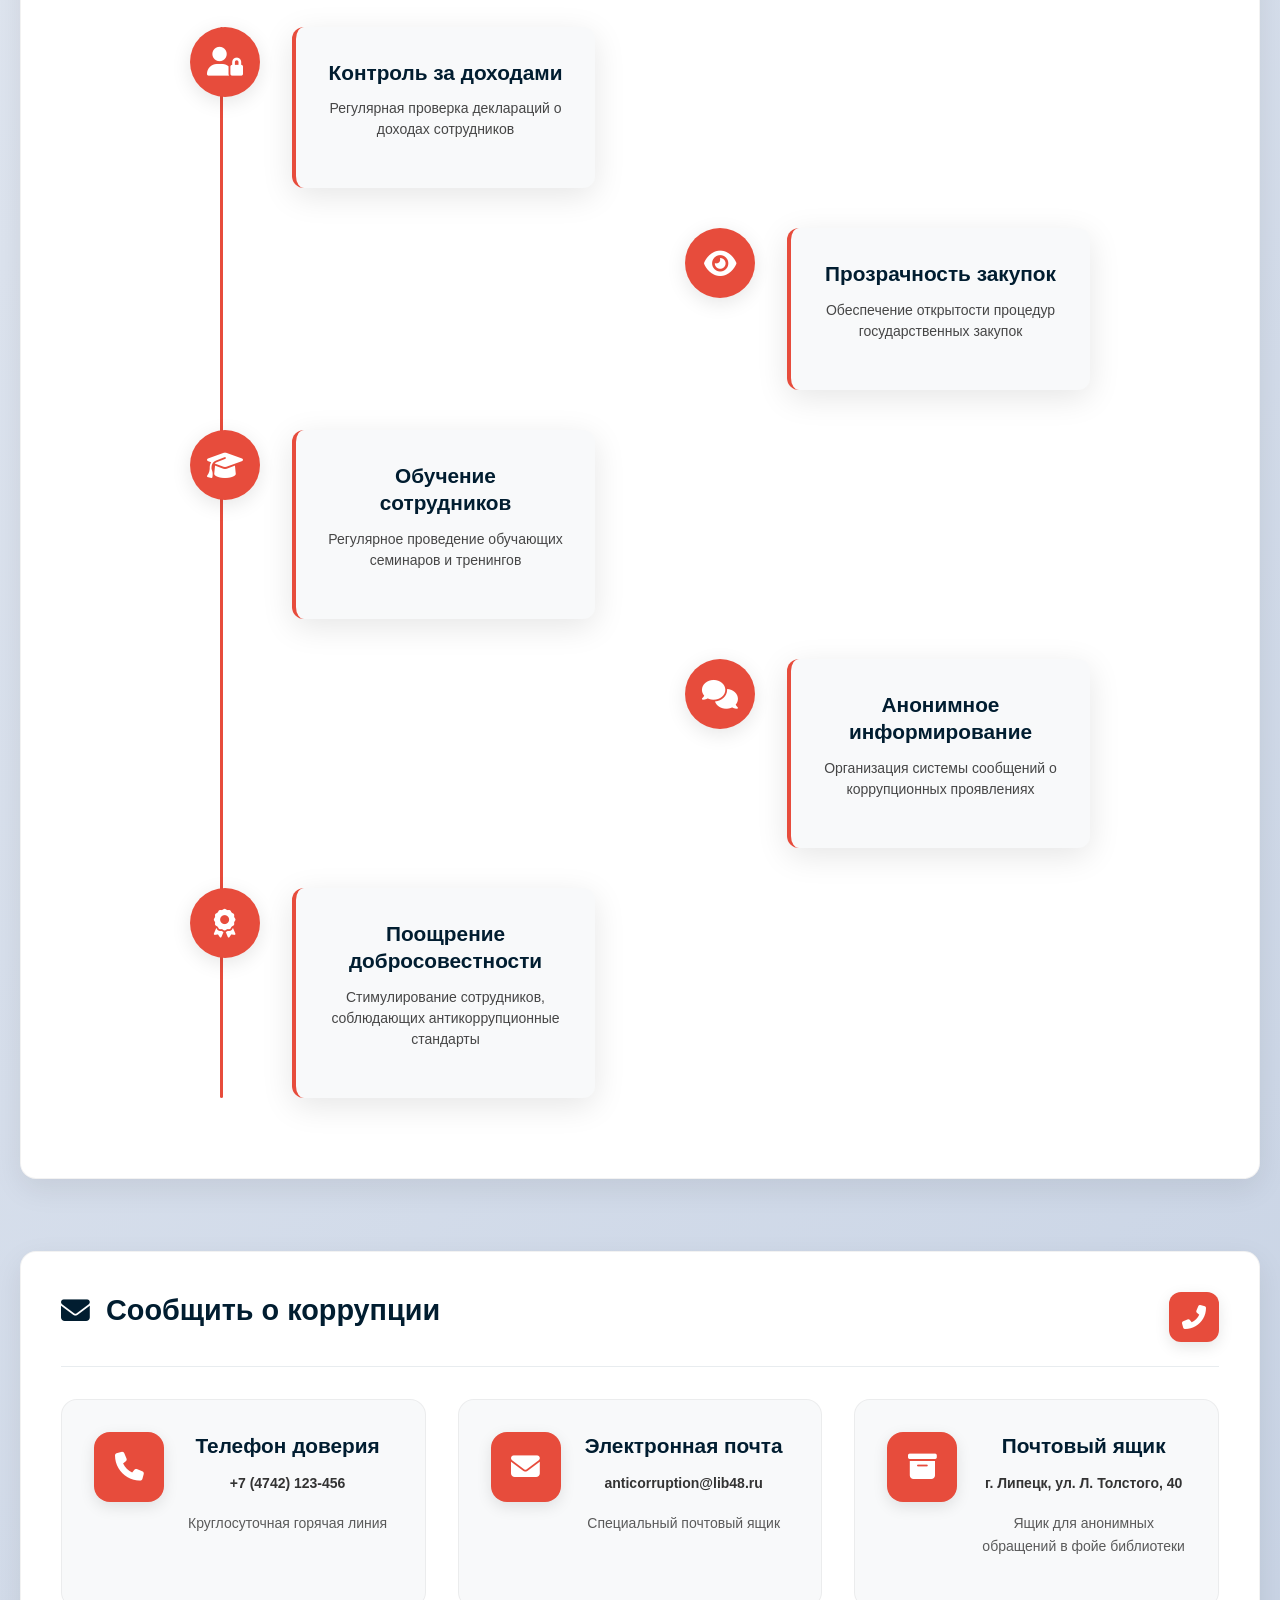
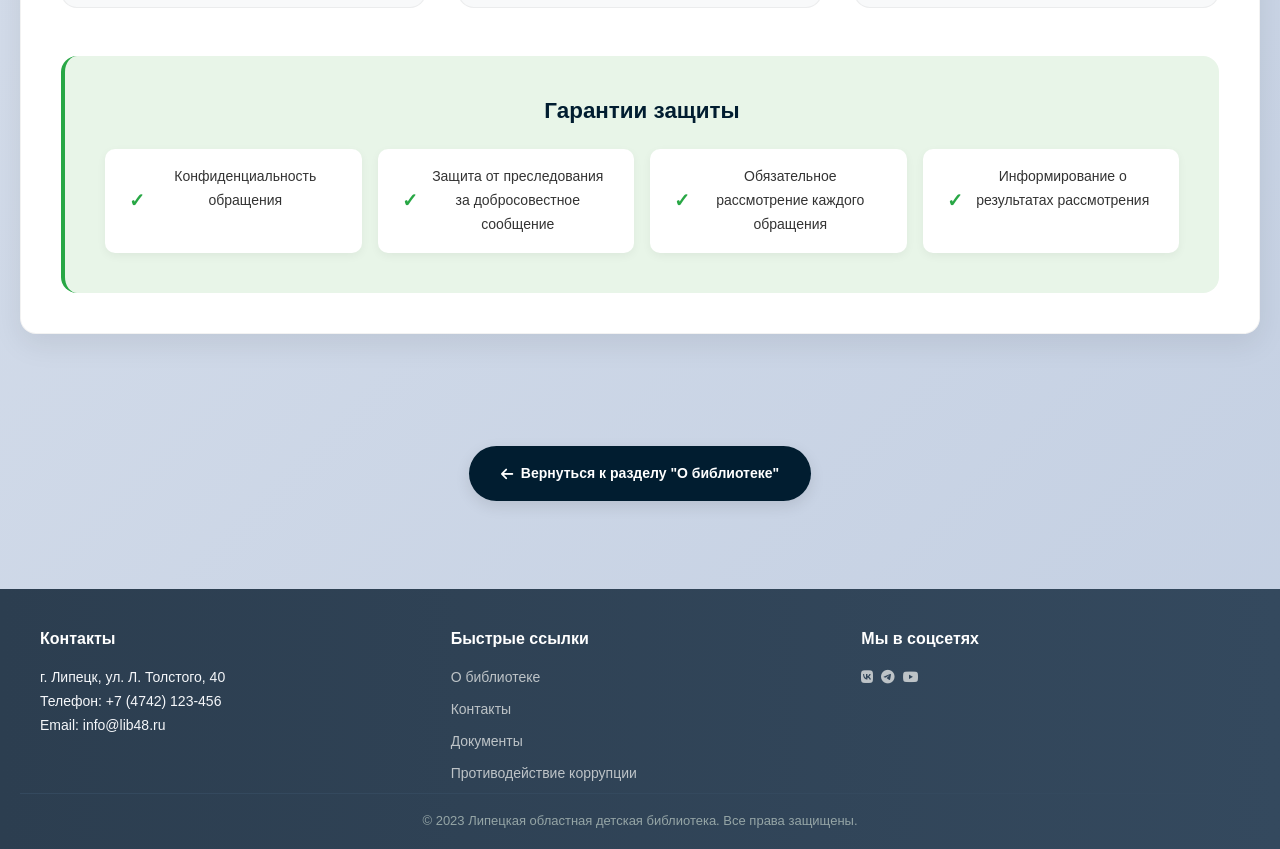
<file: frontend/pages/anti-corruption.html>
<!DOCTYPE html>
<html lang="ru">
<head>
    <meta charset="UTF-8">
    <meta name="viewport" content="width=device-width, initial-scale=1.0">
    <title>Противодействие коррупции - Липецкая областная детская библиотека</title>
    <link rel="stylesheet" href="../css/style.css">
    <link rel="stylesheet" href="../css/animations.css">
    <link rel="stylesheet" href="https://cdnjs.cloudflare.com/ajax/libs/font-awesome/6.4.0/css/all.min.css">
</head>
<body>
    <!-- Верхняя шапка -->
    <div class="top-header">
        <div class="container">
            <div class="address">г. Липецк, ул. Л. Толстого, 40</div>
            <div class="top-right">
                <a href="#" class="login-btn" id="loginBtn">
                    <i class="fas fa-user"></i>Личный кабинет
                </a>
                <div class="social-icons">
                    <a href="https://vk.com/childbook_lipetsk"><i class="fab fa-vk"></i></a>
                    <a href="#"><i class="fab fa-telegram"></i></a>
                    <a href="#"><i class="fab fa-youtube"></i></a>
                </div>
            </div>
        </div>
    </div>

    <!-- Основная шапка -->
    <header class="main-header">
        <div class="container">
            <div class="header-main-row">
                <div class="logo-section">
                    <a href="../index.html" class="logo">
                        <img src="../images/logo.png" alt="Логотип библиотеки">
                        <div class="logo-text">
                            <div class="logo-line1">Липецкая областная</div>
                            <div class="logo-line2">детская библиотека</div>
                        </div>
                    </a>
                </div>
                
                <div class="search-section">
                    <div class="search-container">
                        <div class="search-box">
                            <input type="text" placeholder="Поиск в каталоге" class="search-input">
                            <button class="search-btn">НАЙТИ</button>
                        </div>
                        <a href="https://opac.lib48.ru/wlib/" class="all-catalogs">ВСЕ КАТАЛОГИ</a>
                    </div>
                </div>
            </div>

            <nav class="main-nav">
                <ul>
                    <li class="dropdown">
                        <a href="about.html">О БИБЛИОТЕКЕ</a>
                        <div class="dropdown-content">
                            <a href="founder.html">Сведения об учредителе</a>
                            <a href="documents.html">Документы</a>
                            <a href="contacts.html">Контакты</a>
                            <a href="requisites.html">Реквизиты и услуги</a>
                            <a href="history.html">История библиотеки</a>
                            <a href="anti-corruption.html" class="active">Противодействие коррупции</a>
                        </div>
                    </li>
                    <li class="dropdown">
                        <a href="readers.html">ЧИТАТЕЛЯМ</a>
                        <div class="dropdown-content">
                            <a href="readers.html#rules">Правила пользования</a>
                            <a href="readers.html#services">Сервисы</a>
                            <a href="working-hours.html">Режим работы</a>
                            <a href="readers.html#pushkin">Пушкинская карта</a>
                        </div>
                    </li>
                    <li><a href="afisha.html">АФИША</a></li>
                    <li><a href="news.html">НОВОСТИ</a></li>
                    <li><a href="bookshelf.html">КНИЖНАЯ ПОЛКА</a></li>
                  <li class="dropdown">
    <a href="pages/kraevedenie.html">КРАЕВЕДЕНИЕ</a>
    <div class="dropdown-content">
        <a href="pages/kraevedenie/history.html">История края</a>
        <a href="pages/kraevedenie/writers.html">Писатели Липецкой области</a>
        <a href="pages/kraevedenie/resources.html">Краеведческие ресурсы</a>
    </div>
</li>
                    <li><a href="resources.html">РЕСУРСЫ</a></li>
                    <li><a href="colleagues.html">КОЛЛЕГАМ</a></li>
                </ul>
            </nav>
        </div>
    </header>

    <main class="main-content">
        <!-- Обновленный заголовок на всю ширину -->
        <div class="page-header-full">
            <div class="container">
                <h1 class="page-title">Противодействие коррупции</h1>
                <p class="page-subtitle">Информация о мерах по противодействию коррупции в библиотеке</p>
                <div class="header-decoration">
                    <div class="decoration-book"></div>
                    <div class="decoration-pages"></div>
                </div>
            </div>
        </div>
        
        <div class="container">
            <div class="content-section">
                <div class="content-card animated-card">
                    <div class="card-header">
                        <h2><i class="fas fa-balance-scale"></i> Нормативные документы</h2>
                        <div class="card-icon">
                            <i class="fas fa-file-contract"></i>
                        </div>
                    </div>
                    
                    <div class="documents-grid">
                        <div class="document-item">
                            <div class="document-icon">
                                <i class="fas fa-gavel"></i>
                            </div>
                            <div class="document-content">
                                <h3>Федеральный закон от 25.12.2008 № 273-ФЗ</h3>
                                <p>"О противодействии коррупции"</p>
                                <a href="#" class="document-link">Скачать документ</a>
                            </div>
                        </div>
                        <div class="document-item">
                            <div class="document-icon">
                                <i class="fas fa-landmark"></i>
                            </div>
                            <div class="document-content">
                                <h3>Указ Президента РФ от 29.06.2018 № 378</h3>
                                <p>"О Национальном плане противодействия коррупции на 2018-2020 годы"</p>
                                <a href="#" class="document-link">Скачать документ</a>
                            </div>
                        </div>
                        <div class="document-item">
                            <div class="document-icon">
                                <i class="fas fa-book"></i>
                            </div>
                            <div class="document-content">
                                <h3>Кодекс этики и служебного поведения</h3>
                                <p>Правила поведения сотрудников библиотеки</p>
                                <a href="#" class="document-link">Скачать документ</a>
                            </div>
                        </div>
                        <div class="document-item">
                            <div class="document-icon">
                                <i class="fas fa-clipboard-list"></i>
                            </div>
                            <div class="document-content">
                                <h3>Положение о противодействии коррупции</h3>
                                <p>Внутренние правила и процедуры библиотеки</p>
                                <a href="#" class="document-link">Скачать документ</a>
                            </div>
                        </div>
                    </div>
                </div>

                <div class="content-card animated-card">
                    <div class="card-header">
                        <h2><i class="fas fa-user-shield"></i> Комиссия по противодействию коррупции</h2>
                        <div class="card-icon">
                            <i class="fas fa-users"></i>
                        </div>
                    </div>
                    
                    <div class="commission-info">
                        <div class="commission-header">
                            <div class="commission-text">
                                <h3>Состав комиссии</h3>
                                <p>Комиссия по противодействию коррупции создана для организации работы по предупреждению и выявлению коррупционных правонарушений в библиотеке</p>
                            </div>
                            <div class="commission-stats">
                                <div class="stat-item">
                                    <div class="stat-number">5</div>
                                    <div class="stat-label">членов комиссии</div>
                                </div>
                                <div class="stat-item">
                                    <div class="stat-number">12</div>
                                    <div class="stat-label">заседаний в год</div>
                                </div>
                            </div>
                        </div>
                        
                        <div class="members-grid">
                            <div class="member-card">
                                <div class="member-avatar">
                                    <i class="fas fa-user-tie"></i>
                                </div>
                                <div class="member-info">
                                    <h4>Иванова М.П.</h4>
                                    <p class="member-position">Председатель комиссии</p>
                                    <p class="member-department">Директор библиотеки</p>
                                </div>
                            </div>
                            <div class="member-card">
                                <div class="member-avatar">
                                    <i class="fas fa-user-graduate"></i>
                                </div>
                                <div class="member-info">
                                    <h4>Петров С.И.</h4>
                                    <p class="member-position">Заместитель председателя</p>
                                    <p class="member-department">Заместитель директора</p>
                                </div>
                            </div>
                            <div class="member-card">
                                <div class="member-avatar">
                                    <i class="fas fa-user-check"></i>
                                </div>
                                <div class="member-info">
                                    <h4>Сидорова О.Л.</h4>
                                    <p class="member-position">Член комиссии</p>
                                    <p class="member-department">Главный бухгалтер</p>
                                </div>
                            </div>
                            <div class="member-card">
                                <div class="member-avatar">
                                    <i class="fas fa-user-friends"></i>
                                </div>
                                <div class="member-info">
                                    <h4>Кузнецов А.В.</h4>
                                    <p class="member-position">Член комиссии</p>
                                    <p class="member-department">Председатель профкома</p>
                                </div>
                            </div>
                        </div>
                    </div>
                </div>

                <div class="content-card animated-card">
                    <div class="card-header">
                        <h2><i class="fas fa-exclamation-triangle"></i> Формы коррупционных проявлений</h2>
                        <div class="card-icon">
                            <i class="fas fa-ban"></i>
                        </div>
                    </div>
                    
                    <div class="corruption-forms">
                        <div class="forms-grid">
                            <div class="form-item danger">
                                <div class="form-icon">
                                    <i class="fas fa-money-bill-wave"></i>
                                </div>
                                <div class="form-content">
                                    <h4>Взяточничество</h4>
                                    <p>Получение или дача взятки в любой форме</p>
                                </div>
                            </div>
                            <div class="form-item warning">
                                <div class="form-icon">
                                    <i class="fas fa-gift"></i>
                                </div>
                                <div class="form-content">
                                    <h4>Получение подарков</h4>
                                    <p>Получение подарков, связанное с исполнением должностных обязанностей</p>
                                </div>
                            </div>
                            <div class="form-item danger">
                                <div class="form-icon">
                                    <i class="fas fa-handshake"></i>
                                </div>
                                <div class="form-content">
                                    <h4>Злоупотребление полномочиями</h4>
                                    <p>Использование должностных полномочий в личных интересах</p>
                                </div>
                            </div>
                            <div class="form-item warning">
                                <div class="form-icon">
                                    <i class="fas fa-users"></i>
                                </div>
                                <div class="form-content">
                                    <h4>Кумовство</h4>
                                    <p>Непотизм при приеме на работу и продвижении по службе</p>
                                </div>
                            </div>
                            <div class="form-item danger">
                                <div class="form-icon">
                                    <i class="fas fa-file-invoice-dollar"></i>
                                </div>
                                <div class="form-content">
                                    <h4>Мошенничество</h4>
                                    <p>Присвоение или растрата бюджетных средств</p>
                                </div>
                            </div>
                            <div class="form-item warning">
                                <div class="form-icon">
                                    <i class="fas fa-balance-scale-right"></i>
                                </div>
                                <div class="form-content">
                                    <h4>Конфликт интересов</h4>
                                    <p>Личная заинтересованность при принятии решений</p>
                                </div>
                            </div>
                        </div>
                    </div>
                </div>

                <div class="content-card animated-card">
                    <div class="card-header">
                        <h2><i class="fas fa-shield-alt"></i> Меры противодействия</h2>
                        <div class="card-icon">
                            <i class="fas fa-tasks"></i>
                        </div>
                    </div>
                    
                    <div class="measures-timeline">
                        <div class="timeline-item">
                            <div class="timeline-marker">
                                <i class="fas fa-user-lock"></i>
                            </div>
                            <div class="timeline-content">
                                <h4>Контроль за доходами</h4>
                                <p>Регулярная проверка деклараций о доходах сотрудников</p>
                            </div>
                        </div>
                        <div class="timeline-item">
                            <div class="timeline-marker">
                                <i class="fas fa-eye"></i>
                            </div>
                            <div class="timeline-content">
                                <h4>Прозрачность закупок</h4>
                                <p>Обеспечение открытости процедур государственных закупок</p>
                            </div>
                        </div>
                        <div class="timeline-item">
                            <div class="timeline-marker">
                                <i class="fas fa-graduation-cap"></i>
                            </div>
                            <div class="timeline-content">
                                <h4>Обучение сотрудников</h4>
                                <p>Регулярное проведение обучающих семинаров и тренингов</p>
                            </div>
                        </div>
                        <div class="timeline-item">
                            <div class="timeline-marker">
                                <i class="fas fa-comments"></i>
                            </div>
                            <div class="timeline-content">
                                <h4>Анонимное информирование</h4>
                                <p>Организация системы сообщений о коррупционных проявлениях</p>
                            </div>
                        </div>
                        <div class="timeline-item">
                            <div class="timeline-marker">
                                <i class="fas fa-award"></i>
                            </div>
                            <div class="timeline-content">
                                <h4>Поощрение добросовестности</h4>
                                <p>Стимулирование сотрудников, соблюдающих антикоррупционные стандарты</p>
                            </div>
                        </div>
                    </div>
                </div>

                <div class="content-card animated-card">
                    <div class="card-header">
                        <h2><i class="fas fa-envelope"></i> Сообщить о коррупции</h2>
                        <div class="card-icon">
                            <i class="fas fa-phone-alt"></i>
                        </div>
                    </div>
                    
                    <div class="report-section">
                        <div class="report-info">
                            <div class="report-methods">
                                <div class="method-item">
                                    <div class="method-icon">
                                        <i class="fas fa-phone"></i>
                                    </div>
                                    <div class="method-content">
                                        <h4>Телефон доверия</h4>
                                        <p class="method-detail">+7 (4742) 123-456</p>
                                        <p class="method-description">Круглосуточная горячая линия</p>
                                    </div>
                                </div>
                                <div class="method-item">
                                    <div class="method-icon">
                                        <i class="fas fa-envelope"></i>
                                    </div>
                                    <div class="method-content">
                                        <h4>Электронная почта</h4>
                                        <p class="method-detail">anticorruption@lib48.ru</p>
                                        <p class="method-description">Специальный почтовый ящик</p>
                                    </div>
                                </div>
                                <div class="method-item">
                                    <div class="method-icon">
                                        <i class="fas fa-archive"></i>
                                    </div>
                                    <div class="method-content">
                                        <h4>Почтовый ящик</h4>
                                        <p class="method-detail">г. Липецк, ул. Л. Толстого, 40</p>
                                        <p class="method-description">Ящик для анонимных обращений в фойе библиотеки</p>
                                    </div>
                                </div>
                            </div>
                            
                            <div class="report-guarantees">
                                <h4>Гарантии защиты</h4>
                                <ul>
                                    <li>Конфиденциальность обращения</li>
                                    <li>Защита от преследования за добросовестное сообщение</li>
                                    <li>Обязательное рассмотрение каждого обращения</li>
                                    <li>Информирование о результатах рассмотрения</li>
                                </ul>
                            </div>
                        </div>
                    </div>
                </div>
            </div>

            <div style="text-align: center; margin-top: 3rem;">
                <a href="about.html" class="btn btn-back" style="display: inline-flex; align-items: center; gap: 0.5rem;">
                    <i class="fas fa-arrow-left"></i>
                    Вернуться к разделу "О библиотеке"
                </a>
            </div>
        </div>
    </main>

    <footer class="main-footer">
        <div class="container">
            <div class="footer-content">
                <div class="footer-section">
                    <h3>Контакты</h3>
                    <p>г. Липецк, ул. Л. Толстого, 40</p>
                    <p>Телефон: +7 (4742) 123-456</p>
                    <p>Email: info@lib48.ru</p>
                </div>
                <div class="footer-section">
                    <h3>Быстрые ссылки</h3>
                    <ul>
                        <li><a href="about.html">О библиотеке</a></li>
                        <li><a href="contacts.html">Контакты</a></li>
                        <li><a href="documents.html">Документы</a></li>
                        <li><a href="anti-corruption.html">Противодействие коррупции</a></li>
                    </ul>
                </div>
                <div class="footer-section">
                    <h3>Мы в соцсетях</h3>
                    <div class="social-icons">
                        <a href="https://vk.com/childbook_lipetsk"><i class="fab fa-vk"></i></a>
                        <a href="#"><i class="fab fa-telegram"></i></a>
                        <a href="#"><i class="fab fa-youtube"></i></a>
                    </div>
                </div>
            </div>
            <div class="footer-bottom">
                <p>&copy; 2023 Липецкая областная детская библиотека. Все права защищены.</p>
            </div>
        </div>
    </footer>

    <style>
        /* Обновленные стили для заголовка на всю ширину */
        .page-header-full {
            background: linear-gradient(135deg, var(--primary) 0%, #2c5aa0 100%);
            color: white;
            padding: 4rem 0;
            margin-bottom: 2rem;
            position: relative;
            overflow: hidden;
            width: 100%;
        }

        .page-header-full::before {
            content: "";
            position: absolute;
            top: 0;
            left: 0;
            right: 0;
            bottom: 0;
            background-image: url("data:image/svg+xml,%3Csvg width='120' height='120' viewBox='0 0 120 120' xmlns='http://www.w3.org/2000/svg'%3E%3Cpath d='M30 20L40 10L50 20L60 10L70 20L80 10L90 20L100 10V30H90L80 40L90 50H100V70H90L80 80L90 90H100V110H10V90H20L30 80L20 70H10V50H20L30 40L20 30H10V10L20 20L30 10L40 20L50 10L60 20L70 10L80 20L90 10V30H80L70 40L80 50H90V70H80L70 80L80 90H90V110H30V90H40L50 80L40 70H30V50H40L50 40L40 30H30V20Z' fill='%23ffffff' fill-opacity='0.08' fill-rule='evenodd'/%3E%3C/svg%3E");
            opacity: 0.6;
        }

        .page-header-full .container {
            position: relative;
            z-index: 2;
        }

        .page-header-full .page-title {
            font-size: 3rem;
            margin-bottom: 0.5rem;
            text-shadow: 0 2px 10px rgba(0,0,0,0.2);
            font-weight: 700;
        }

        .page-header-full .page-subtitle {
            font-size: 1.3rem;
            opacity: 0.9;
            max-width: 600px;
            margin: 0 auto;
            font-weight: 300;
        }

        .header-decoration {
            position: absolute;
            bottom: -10px;
            right: 10%;
            display: flex;
            gap: 10px;
        }

        .decoration-book, .decoration-pages {
            width: 40px;
            height: 50px;
            background: rgba(255,255,255,0.2);
            border-radius: 3px;
            position: relative;
        }

        .decoration-book::before {
            content: "";
            position: absolute;
            left: 5px;
            top: 5px;
            right: 5px;
            bottom: 5px;
            border: 1px solid rgba(255,255,255,0.3);
            border-radius: 2px;
        }

        .decoration-pages {
            background: rgba(255,255,255,0.1);
            transform: skewY(5deg);
        }

        /* Основные стили контента */
        .content-section {
            display: flex;
            flex-direction: column;
            gap: 2.5rem;
            margin: 2rem 0;
        }

        .content-card {
            background: white;
            border-radius: 16px;
            padding: 2.5rem;
            box-shadow: 0 10px 30px rgba(0,0,0,0.08);
            border: 1px solid rgba(0,0,0,0.05);
            transition: all 0.4s cubic-bezier(0.175, 0.885, 0.32, 1.1);
            position: relative;
            overflow: hidden;
        }

        .content-card::before {
            content: "";
            position: absolute;
            top: 0;
            left: 0;
            right: 0;
            height: 4px;
            background: var(--accent);
        }

        .content-card:hover {
            transform: translateY(-8px);
            box-shadow: 0 15px 40px rgba(0,0,0,0.12);
        }

        /* Анимированные карточки */
        .animated-card {
            opacity: 0;
            transform: translateY(30px);
            animation: fadeInUp 0.8s ease forwards;
        }

        @keyframes fadeInUp {
            to {
                opacity: 1;
                transform: translateY(0);
            }
        }

        .card-header {
            display: flex;
            justify-content: space-between;
            align-items: center;
            margin-bottom: 2rem;
            padding-bottom: 1.5rem;
            border-bottom: 1px solid #e8ecef;
        }

        .card-header h2 {
            color: var(--primary);
            display: flex;
            align-items: center;
            gap: 1rem;
            font-size: 1.8rem;
            font-weight: 600;
        }

        .card-icon {
            width: 50px;
            height: 50px;
            background: var(--accent);
            border-radius: 12px;
            display: flex;
            align-items: center;
            justify-content: center;
            color: white;
            font-size: 1.5rem;
            box-shadow: 0 5px 15px rgba(0,0,0,0.1);
        }

        /* Обновленные стили для документов */
        .documents-grid {
            display: grid;
            grid-template-columns: repeat(auto-fit, minmax(320px, 1fr));
            gap: 1.5rem;
        }

        .document-item {
            display: flex;
            align-items: flex-start;
            gap: 1.5rem;
            padding: 2rem;
            background: #f8f9fa;
            border-radius: 12px;
            border-left: 4px solid var(--accent);
            transition: all 0.3s ease;
            position: relative;
            overflow: hidden;
        }

        .document-item::before {
            content: "";
            position: absolute;
            top: 0;
            left: -100%;
            width: 100%;
            height: 100%;
            background: linear-gradient(90deg, transparent, rgba(255,255,255,0.4), transparent);
            transition: left 0.5s;
        }

        .document-item:hover::before {
            left: 100%;
        }

        .document-item:hover {
            transform: translateY(-5px);
            box-shadow: 0 10px 25px rgba(0,0,0,0.1);
        }

        .document-icon {
            width: 60px;
            height: 60px;
            background: var(--accent);
            border-radius: 12px;
            display: flex;
            align-items: center;
            justify-content: center;
            color: white;
            font-size: 1.5rem;
            flex-shrink: 0;
            box-shadow: 0 5px 15px rgba(0,0,0,0.1);
        }

        .document-content h3 {
            color: var(--primary);
            margin-bottom: 0.8rem;
            font-size: 1.2rem;
            font-weight: 600;
        }

        .document-content p {
            color: var(--text);
            margin-bottom: 1.2rem;
            opacity: 0.8;
            line-height: 1.5;
        }

        .document-link {
            color: var(--accent);
            text-decoration: none;
            font-weight: 600;
            display: inline-flex;
            align-items: center;
            gap: 0.5rem;
            transition: all 0.3s ease;
            position: relative;
        }

        .document-link::after {
            content: "";
            position: absolute;
            bottom: -2px;
            left: 0;
            width: 0;
            height: 2px;
            background: var(--accent);
            transition: width 0.3s ease;
        }

        .document-link:hover {
            color: var(--primary);
            gap: 0.8rem;
        }

        .document-link:hover::after {
            width: 100%;
        }

        /* Стили для комиссии */
        .commission-header {
            display: flex;
            justify-content: space-between;
            align-items: center;
            margin-bottom: 2.5rem;
            padding: 2rem;
            background: linear-gradient(135deg, #f8f9fa 0%, #e9ecef 100%);
            border-radius: 16px;
            border: 1px solid rgba(0,0,0,0.05);
        }

        .commission-stats {
            display: flex;
            gap: 3rem;
        }

        .stat-item {
            text-align: center;
        }

        .stat-number {
            font-size: 3rem;
            font-weight: bold;
            color: var(--accent);
            line-height: 1;
            text-shadow: 0 2px 5px rgba(0,0,0,0.1);
        }

        .stat-label {
            font-size: 0.9rem;
            color: var(--text);
            margin-top: 0.5rem;
            font-weight: 500;
        }

        .members-grid {
            display: grid;
            grid-template-columns: repeat(auto-fit, minmax(280px, 1fr));
            gap: 2rem;
        }

        .member-card {
            background: white;
            padding: 2rem;
            border-radius: 16px;
            border: 1px solid #e2e8f0;
            text-align: center;
            transition: all 0.4s ease;
            position: relative;
            overflow: hidden;
        }

        .member-card::before {
            content: "";
            position: absolute;
            top: 0;
            left: 0;
            right: 0;
            height: 4px;
            background: var(--accent);
            transform: scaleX(0);
            transition: transform 0.3s ease;
        }

        .member-card:hover::before {
            transform: scaleX(1);
        }

        .member-card:hover {
            transform: translateY(-8px);
            box-shadow: 0 15px 40px rgba(0,0,0,0.12);
        }

        .member-avatar {
            width: 100px;
            height: 100px;
            background: var(--accent);
            border-radius: 50%;
            display: flex;
            align-items: center;
            justify-content: center;
            color: white;
            font-size: 2.5rem;
            margin: 0 auto 1.5rem;
            box-shadow: 0 8px 25px rgba(0,0,0,0.1);
            transition: all 0.3s ease;
        }

        .member-card:hover .member-avatar {
            transform: scale(1.1);
        }

        .member-info h4 {
            color: var(--primary);
            margin-bottom: 0.8rem;
            font-size: 1.3rem;
        }

        .member-position {
            color: var(--accent);
            font-weight: 600;
            margin-bottom: 0.5rem;
            font-size: 1rem;
        }

        .member-department {
            color: var(--text);
            opacity: 0.8;
            font-size: 0.9rem;
        }

        /* Стили для форм коррупции */
        .forms-grid {
            display: grid;
            grid-template-columns: repeat(auto-fit, minmax(320px, 1fr));
            gap: 1.5rem;
        }

        .form-item {
            display: flex;
            align-items: flex-start;
            gap: 1.5rem;
            padding: 2rem;
            border-radius: 12px;
            transition: all 0.4s ease;
            position: relative;
            overflow: hidden;
        }

        .form-item.danger {
            background: #ffe6e6;
            border-left: 4px solid #dc3545;
        }

        .form-item.warning {
            background: #fff3cd;
            border-left: 4px solid #ffc107;
        }

        .form-item:hover {
            transform: translateY(-5px) translateX(5px);
            box-shadow: 0 10px 25px rgba(0,0,0,0.15);
        }

        .form-icon {
            width: 60px;
            height: 60px;
            border-radius: 12px;
            display: flex;
            align-items: center;
            justify-content: center;
            color: white;
            font-size: 1.5rem;
            flex-shrink: 0;
            box-shadow: 0 5px 15px rgba(0,0,0,0.1);
        }

        .form-item.danger .form-icon {
            background: #dc3545;
        }

        .form-item.warning .form-icon {
            background: #ffc107;
        }

        .form-content h4 {
            margin-bottom: 0.8rem;
            color: var(--text);
            font-size: 1.2rem;
        }

        .form-content p {
            color: var(--text);
            opacity: 0.9;
            line-height: 1.5;
        }

        /* Стили для таймлайна */
        .measures-timeline {
            position: relative;
            max-width: 900px;
            margin: 0 auto;
        }

        .measures-timeline::before {
            content: "";
            position: absolute;
            top: 0;
            bottom: 0;
            left: 30px;
            width: 3px;
            background: var(--accent);
            border-radius: 3px;
        }

        .timeline-item {
            display: flex;
            align-items: flex-start;
            margin-bottom: 2.5rem;
            position: relative;
        }

        .timeline-marker {
            width: 70px;
            height: 70px;
            background: var(--accent);
            border-radius: 50%;
            display: flex;
            align-items: center;
            justify-content: center;
            color: white;
            font-size: 1.8rem;
            margin-right: 2rem;
            flex-shrink: 0;
            position: relative;
            z-index: 2;
            box-shadow: 0 5px 20px rgba(0,0,0,0.1);
            transition: all 0.3s ease;
        }

        .timeline-item:hover .timeline-marker {
            transform: scale(1.1) rotate(5deg);
        }

        .timeline-content {
            background: #f8f9fa;
            padding: 2rem;
            border-radius: 12px;
            flex: 1;
            border-left: 4px solid var(--accent);
            transition: all 0.3s ease;
        }

        .timeline-item:hover .timeline-content {
            transform: translateX(10px);
            box-shadow: 0 10px 25px rgba(0,0,0,0.1);
        }

        .timeline-content h4 {
            color: var(--primary);
            margin-bottom: 0.8rem;
            font-size: 1.3rem;
        }

        .timeline-content p {
            color: var(--text);
            opacity: 0.9;
            line-height: 1.5;
        }

        /* Стили для раздела сообщений */
        .report-methods {
            display: grid;
            grid-template-columns: repeat(auto-fit, minmax(300px, 1fr));
            gap: 2rem;
            margin-bottom: 3rem;
        }

        .method-item {
            display: flex;
            align-items: flex-start;
            gap: 1.5rem;
            padding: 2rem;
            background: #f8f9fa;
            border-radius: 16px;
            border: 1px solid rgba(0,0,0,0.05);
            transition: all 0.3s ease;
        }

        .method-item:hover {
            transform: translateY(-5px);
            box-shadow: 0 10px 25px rgba(0,0,0,0.1);
        }

        .method-icon {
            width: 70px;
            height: 70px;
            background: var(--accent);
            border-radius: 16px;
            display: flex;
            align-items: center;
            justify-content: center;
            color: white;
            font-size: 1.8rem;
            flex-shrink: 0;
            box-shadow: 0 5px 15px rgba(0,0,0,0.1);
        }

        .method-content h4 {
            color: var(--primary);
            margin-bottom: 0.8rem;
            font-size: 1.3rem;
        }

        .method-detail {
            color: var(--accent);
            font-weight: 600;
            font-size: 1.1rem;
            margin-bottom: 0.5rem;
        }

        .method-description {
            color: var(--text);
            opacity: 0.8;
            font-size: 0.95rem;
        }

        .report-guarantees {
            background: #e8f5e8;
            padding: 2.5rem;
            border-radius: 16px;
            border-left: 4px solid #28a745;
        }

        .report-guarantees h4 {
            color: var(--primary);
            margin-bottom: 1.5rem;
            font-size: 1.4rem;
            text-align: center;
        }

        .report-guarantees ul {
            list-style: none;
            padding: 0;
            display: grid;
            grid-template-columns: repeat(auto-fit, minmax(250px, 1fr));
            gap: 1rem;
        }

        .report-guarantees li {
            padding: 1rem 1.5rem;
            background: white;
            border-radius: 10px;
            color: var(--text);
            font-weight: 500;
            position: relative;
            padding-left: 3rem;
            box-shadow: 0 3px 10px rgba(0,0,0,0.05);
        }

        .report-guarantees li::before {
            content: "✓";
            position: absolute;
            left: 1.5rem;
            top: 50%;
            transform: translateY(-50%);
            color: #28a745;
            font-weight: bold;
            font-size: 1.2rem;
        }

        /* Кнопки */
        .btn {
            display: inline-flex;
            align-items: center;
            gap: 0.8rem;
            padding: 1rem 2rem;
            background: var(--primary);
            color: white;
            text-decoration: none;
            border-radius: 50px;
            font-weight: 600;
            transition: all 0.3s ease;
            border: none;
            cursor: pointer;
            box-shadow: 0 5px 15px rgba(0,0,0,0.1);
        }

        .btn:hover {
            transform: translateY(-3px);
            box-shadow: 0 8px 25px rgba(0,0,0,0.2);
            color: white;
            background: #2c5aa0;
        }

        .btn-back {
            background: var(--primary);
        }

        /* Адаптивность */
        @media (max-width: 768px) {
            .page-header-full .page-title {
                font-size: 2.2rem;
            }
            
            .page-header-full .page-subtitle {
                font-size: 1.1rem;
            }
            
            .content-card {
                padding: 1.5rem;
            }
            
            .card-header {
                flex-direction: column;
                gap: 1rem;
                text-align: center;
            }
            
            .commission-header {
                flex-direction: column;
                gap: 2rem;
                text-align: center;
            }
            
            .commission-stats {
                gap: 2rem;
            }
            
            .measures-timeline::before {
                left: 25px;
            }
            
            .timeline-marker {
                width: 50px;
                height: 50px;
                font-size: 1.3rem;
                margin-right: 1.5rem;
            }
        }
    </style>

    <script>
        // Анимация появления элементов при скролле
        document.addEventListener('DOMContentLoaded', function() {
            const animatedCards = document.querySelectorAll('.animated-card');
            
            const observer = new IntersectionObserver((entries) => {
                entries.forEach(entry => {
                    if (entry.isIntersecting) {
                        const delay = Array.from(animatedCards).indexOf(entry.target) * 200;
                        setTimeout(() => {
                            entry.target.style.animationDelay = `${delay}ms`;
                            entry.target.classList.add('animate-in');
                        }, 100);
                        observer.unobserve(entry.target);
                    }
                });
            }, { threshold: 0.1 });
            
            animatedCards.forEach(card => {
                observer.observe(card);
            });
        });
    </script>
</body>
</html>
</file>
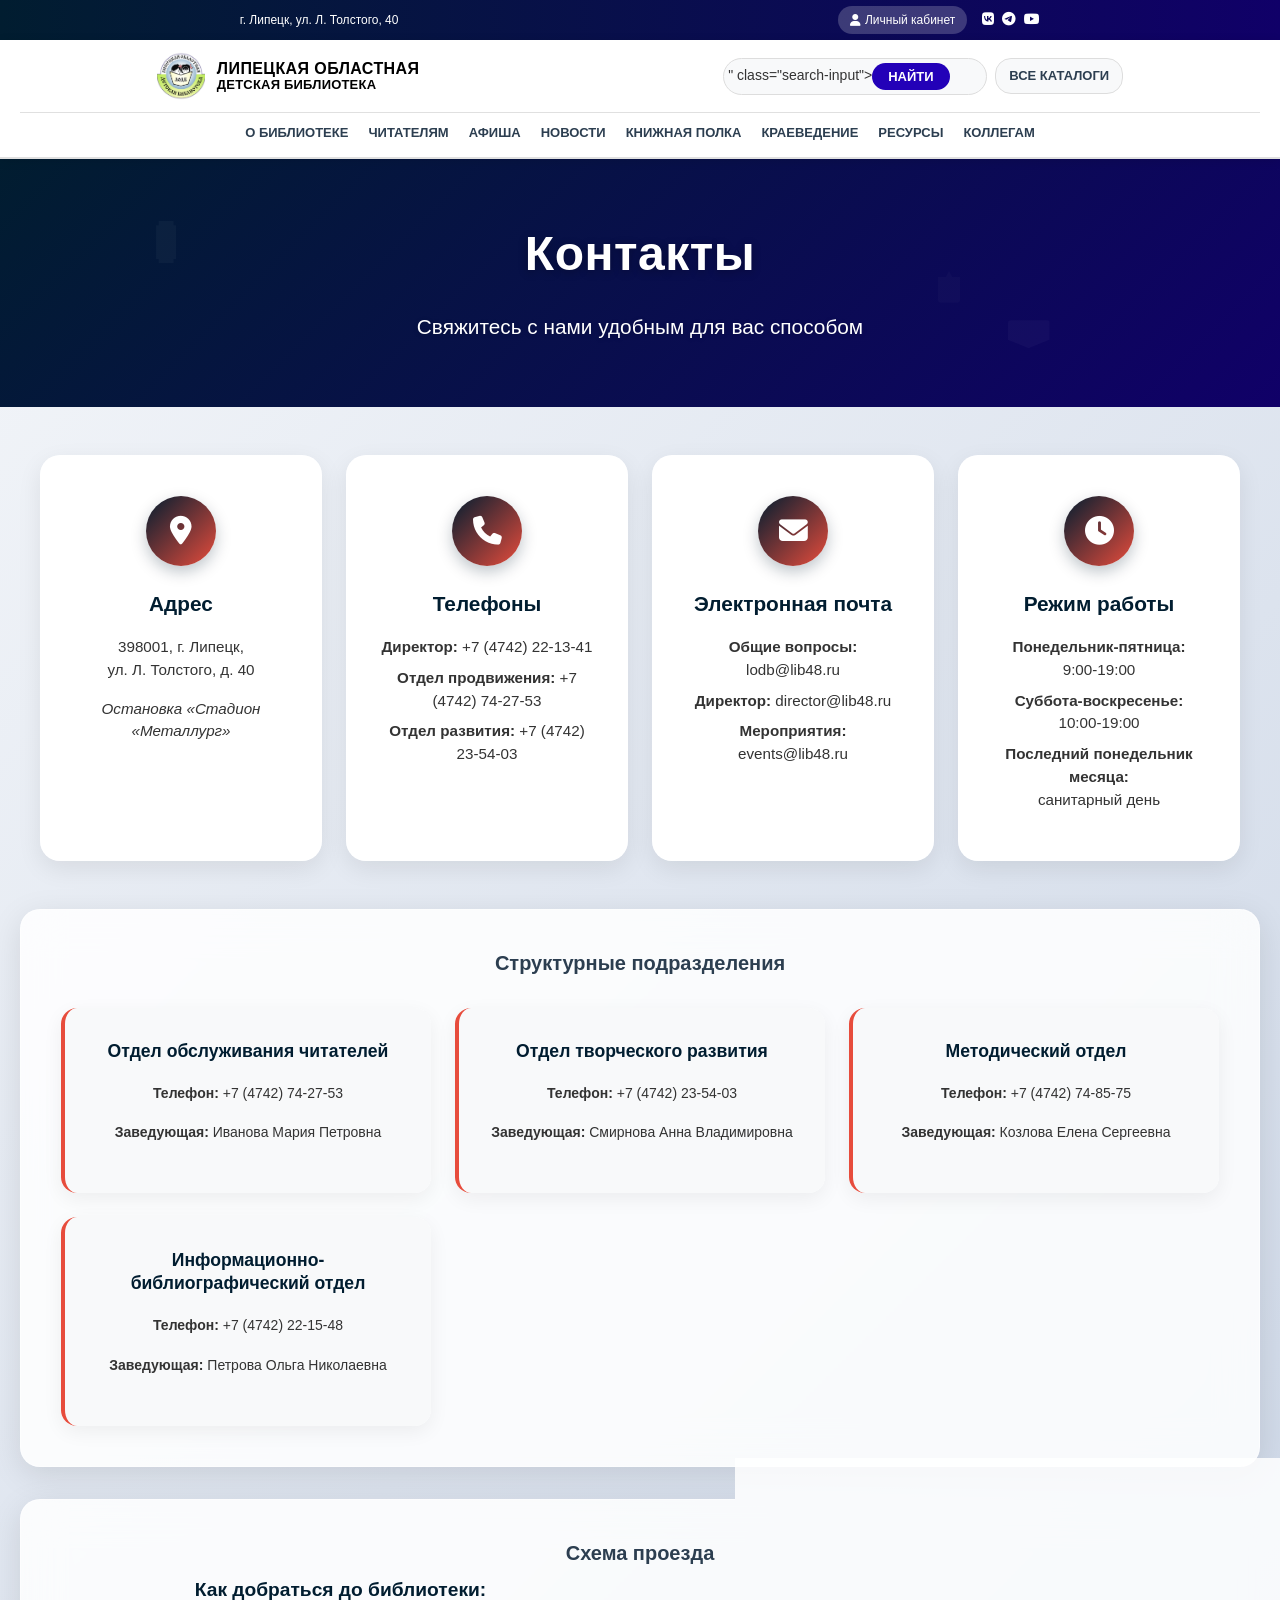
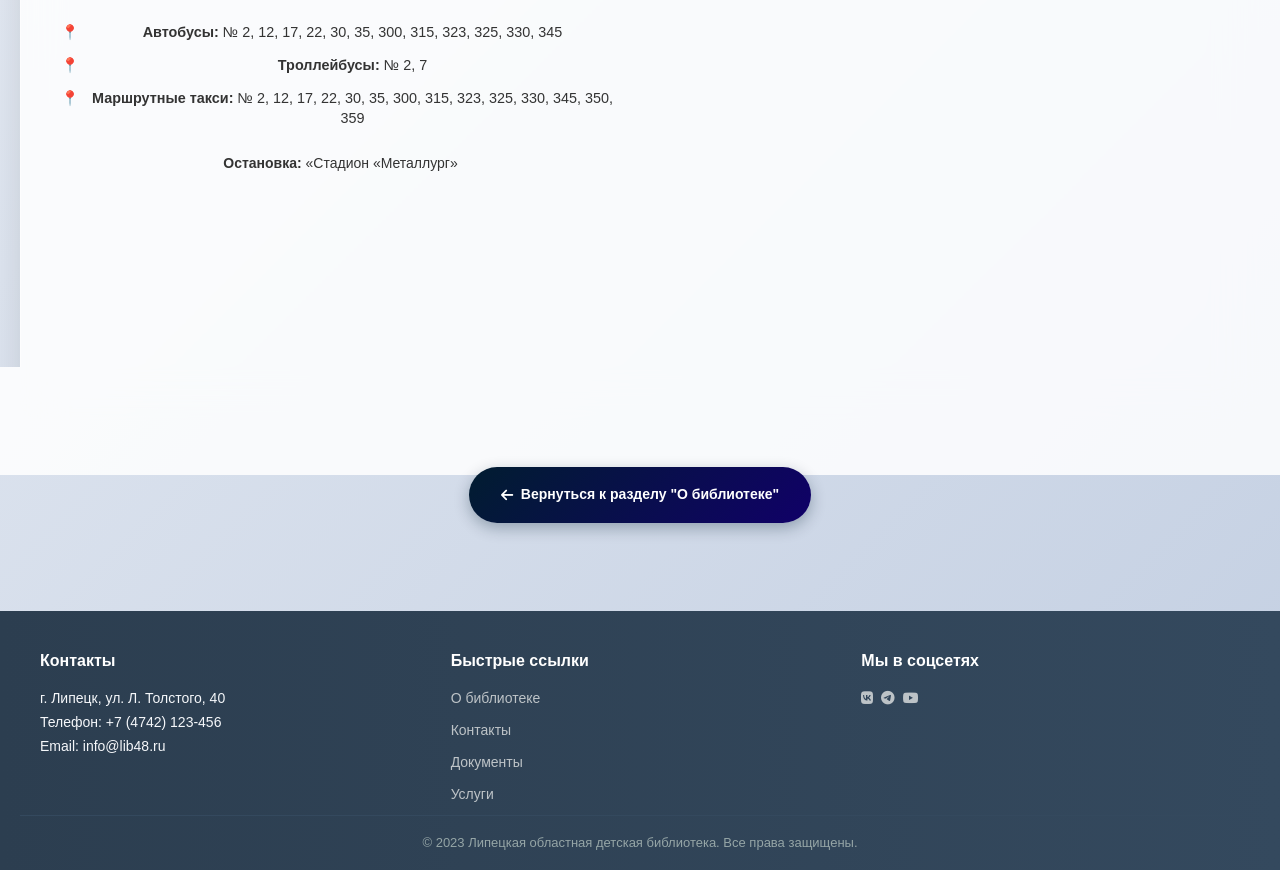
<file: frontend/pages/contacts.html>
<!DOCTYPE html>
<html lang="ru">
<head>
    <meta charset="UTF-8">
    <meta name="viewport" content="width=device-width, initial-scale=1.0">
    <title>Контакты - Липецкая областная детская библиотека</title>
    <link rel="stylesheet" href="../css/style.css">
    <link rel="stylesheet" href="../css/animations.css">
    <link rel="stylesheet" href="https://cdnjs.cloudflare.com/ajax/libs/font-awesome/6.4.0/css/all.min.css">
</head>
<body>
    <!-- Верхняя шапка -->
    <div class="top-header">
        <div class="container">
            <div class="address">г. Липецк, ул. Л. Толстого, 40</div>
            <div class="top-right">
                <a href="#" class="login-btn" id="loginBtn">
                    <i class="fas fa-user"></i>Личный кабинет
                </a>
                <div class="social-icons">
                    <a href="https://vk.com/childbook_lipetsk"><i class="fab fa-vk"></i></a>
                    <a href="#"><i class="fab fa-telegram"></i></a>
                    <a href="#"><i class="fab fa-youtube"></i></a>
                </div>
            </div>
        </div>
    </div>

    <!-- Основная шапка -->
    <header class="main-header">
        <div class="container">
            <div class="header-main-row">
                <div class="logo-section">
                    <a href="../index.html" class="logo">
                        <img src="../images/logo.png" alt="Логотип библиотеки">
                        <div class="logo-text">
                            <div class="logo-line1">Липецкая областная</div>
                            <div class="logo-line2">детская библиотека</div>
                        </div>
                    </a>
                </div>
                
                <div class="search-section">
                    <div class="search-container">
                        <div class="search-box">" class="search-input">
                            <button class="search-btn">НАЙТИ</button>
                        </div>
                        <a href="https://opac.lib48.ru/wlib/" class="all-catalogs">ВСЕ КАТАЛОГИ</a>
                    </div>
                </div>
            </div>

            <nav class="main-nav">
                <ul>
                    <li class="dropdown">
                        <a href="about.html">О БИБЛИОТЕКЕ</a>
                        <div class="dropdown-content">
                            <a href="founder.html">Сведения об учредителе</a>
                            <a href="documents.html">Документы</a>
                            <a href="contacts.html" class="active">Контакты</a>
                            <a href="requisites.html">Реквизиты и услуги</a>
                            <a href="history.html">История библиотеки</a>
                            <a href="anti-corruption.html">Противодействие коррупции</a>
                        </div>
                    </li>
                    <li class="dropdown">
                        <a href="readers.html">ЧИТАТЕЛЯМ</a>
                        <div class="dropdown-content">
                            <a href="readers.html#rules">Правила пользования</a>
                            <a href="readers.html#services">Сервисы</a>
                            <a href="working-hours.html">Режим работы</a>
                            <a href="readers.html#pushkin">Пушкинская карта</a>
                        </div>
                    </li>
                    <li><a href="afisha.html">АФИША</a></li>
                    <li><a href="news.html">НОВОСТИ</a></li>
                    <li><a href="bookshelf.html">КНИЖНАЯ ПОЛКА</a></li>
                    <li class="dropdown">
    <a href="kraevedenie.html">КРАЕВЕДЕНИЕ</a>
   
    <div class="dropdown-content">
        <a href="kraevedenie-history.html">История края</a>
        <a href="kraevedenie-writers.html">Писатели Липецкой области</a>
        <a href="kraevedenie-resources.html">Краеведческие ресурсы</a>
    </div>
</li>
                    <li><a href="resources.html">РЕСУРСЫ</a></li>
                    <li><a href="colleagues.html">КОЛЛЕГАМ</a></li>
                </ul>
            </nav>
        </div>
    </header>

    <main class="main-content">
        <!-- Расширенный заголовок на всю ширину -->
        <div class="page-header-fullwidth">
            <div class="page-header-content">
                <h1 class="page-title">Контакты</h1>
                <p class="page-subtitle">Свяжитесь с нами удобным для вас способом</p>
                <div class="header-decoration">
                    <div class="decoration-phone"></div>
                    <div class="decoration-envelope"></div>
                    <div class="decoration-marker"></div>
                </div>
            </div>
        </div>
        
        <div class="container">
            <div class="content-section">
                <div class="content-grid" style="grid-template-columns: repeat(auto-fit, minmax(280px, 1fr)); gap: 1.5rem; margin-bottom: 3rem;">
                    <div class="contact-card modern-contact">
                        <div class="contact-icon">
                            <i class="fas fa-map-marker-alt"></i>
                        </div>
                        <h3>Адрес</h3>
                        <p>398001, г. Липецк,<br>ул. Л. Толстого, д. 40</p>
                        <p class="contact-note">Остановка «Стадион «Металлург»</p>
                    </div>

                    <div class="contact-card modern-contact">
                        <div class="contact-icon">
                            <i class="fas fa-phone"></i>
                        </div>
                        <h3>Телефоны</h3>
                        <p><strong>Директор:</strong> +7 (4742) 22-13-41</p>
                        <p><strong>Отдел продвижения:</strong> +7 (4742) 74-27-53</p>
                        <p><strong>Отдел развития:</strong> +7 (4742) 23-54-03</p>
                    </div>

                    <div class="contact-card modern-contact">
                        <div class="contact-icon">
                            <i class="fas fa-envelope"></i>
                        </div>
                        <h3>Электронная почта</h3>
                        <p><strong>Общие вопросы:</strong> lodb@lib48.ru</p>
                        <p><strong>Директор:</strong> director@lib48.ru</p>
                        <p><strong>Мероприятия:</strong> events@lib48.ru</p>
                    </div>

                    <div class="contact-card modern-contact">
                        <div class="contact-icon">
                            <i class="fas fa-clock"></i>
                        </div>
                        <h3>Режим работы</h3>
                        <p><strong>Понедельник-пятница:</strong><br>9:00-19:00</p>
                        <p><strong>Суббота-воскресенье:</strong><br>10:00-19:00</p>
                        <p><strong>Последний понедельник месяца:</strong><br>санитарный день</p>
                    </div>
                </div>

                <div class="content-card modern-card">
                    <h2 class="section-title">Структурные подразделения</h2>
                    
                    <div class="departments-grid">
                        <div class="department modern-dept">
                            <h4>Отдел обслуживания читателей</h4>
                            <p><strong>Телефон:</strong> +7 (4742) 74-27-53</p>
                            <p><strong>Заведующая:</strong> Иванова Мария Петровна</p>
                        </div>

                        <div class="department modern-dept">
                            <h4>Отдел творческого развития</h4>
                            <p><strong>Телефон:</strong> +7 (4742) 23-54-03</p>
                            <p><strong>Заведующая:</strong> Смирнова Анна Владимировна</p>
                        </div>

                        <div class="department modern-dept">
                            <h4>Методический отдел</h4>
                            <p><strong>Телефон:</strong> +7 (4742) 74-85-75</p>
                            <p><strong>Заведующая:</strong> Козлова Елена Сергеевна</p>
                        </div>

                        <div class="department modern-dept">
                            <h4>Информационно-библиографический отдел</h4>
                            <p><strong>Телефон:</strong> +7 (4742) 22-15-48</p>
                            <p><strong>Заведующая:</strong> Петрова Ольга Николаевна</p>
                        </div>
                    </div>
                </div>

                <div class="content-card modern-card">
                    <h2 class="section-title">Схема проезда</h2>
                    <div class="map-placeholder">
                        <div class="map-info">
                            <h4>Как добраться до библиотеки:</h4>
                            <ul>
                                <li><strong>Автобусы:</strong> № 2, 12, 17, 22, 30, 35, 300, 315, 323, 325, 330, 345</li>
                                <li><strong>Троллейбусы:</strong> № 2, 7</li>
                                <li><strong>Маршрутные такси:</strong> № 2, 12, 17, 22, 30, 35, 300, 315, 323, 325, 330, 345, 350, 359</li>
                            </ul>
                            <p><strong>Остановка:</strong> «Стадион «Металлург»</p>
                        </div>
                        <div class="map-image">
                            <div id="map" style="width: 100%; height: 400px; border-radius: 16px; overflow: hidden;"></div>
                        </div>
                    </div>
                </div>
            </div>

            <div style="text-align: center; margin-top: 3rem;">
                <a href="about.html" class="btn btn-modern" style="display: inline-flex; align-items: center; gap: 0.5rem;">
                    <i class="fas fa-arrow-left"></i>
                    Вернуться к разделу "О библиотеке"
                </a>
            </div>
        </div>
    </main>

    <footer class="main-footer">
        <div class="container">
            <div class="footer-content">
                <div class="footer-section">
                    <h3>Контакты</h3>
                    <p>г. Липецк, ул. Л. Толстого, 40</p>
                    <p>Телефон: +7 (4742) 123-456</p>
                    <p>Email: info@lib48.ru</p>
                </div>
                <div class="footer-section">
                    <h3>Быстрые ссылки</h3>
                    <ul>
                        <li><a href="about.html">О библиотеке</a></li>
                        <li><a href="contacts.html">Контакты</a></li>
                        <li><a href="documents.html">Документы</a></li>
                        <li><a href="requisites.html">Услуги</a></li>
                    </ul>
                </div>
                <div class="footer-section">
                    <h3>Мы в соцсетях</h3>
                    <div class="social-icons">
                        <a href="https://vk.com/childbook_lipetsk"><i class="fab fa-vk"></i></a>
                        <a href="#"><i class="fab fa-telegram"></i></a>
                        <a href="#"><i class="fab fa-youtube"></i></a>
                    </div>
                </div>
            </div>
            <div class="footer-bottom">
                <p>&copy; 2023 Липецкая областная детская библиотека. Все права защищены.</p>
            </div>
        </div>
    </footer>

    <style>
        /* Улучшенные стили для контактов */
        .page-header-fullwidth {
            background: 
                linear-gradient(135deg, var(--primary) 0%, var(--secondary) 100%),
                url("data:image/svg+xml,%3Csvg width='100' height='100' viewBox='0 0 100 100' xmlns='http://www.w3.org/2000/svg'%3E%3Cpath d='M20,25 L40,5 L60,25 L40,45 Z' fill='%23ffffff' fill-opacity='0.03'/%3E%3Cpath d='M70,60 L85,45 L95,60 L80,75 Z' fill='%23ffffff' fill-opacity='0.03'/%3E%3Cpath d='M10,75 L25,60 L40,75 L25,90 Z' fill='%23ffffff' fill-opacity='0.03'/%3E%3C/svg%3E");
            color: white;
            padding: 4rem 0;
            text-align: center;
            position: relative;
            overflow: hidden;
            margin-bottom: 3rem;
            width: 100vw;
            margin-left: calc(-50vw + 50%);
            margin-right: calc(-50vw + 50%);
        }

        /* Уменьшенные и более изящные декорации */
        .decoration-phone,
        .decoration-envelope,
        .decoration-marker {
            position: absolute;
            background: rgba(255, 255, 255, 0.06);
            border-radius: 3px;
            animation: floatSubtle 8s ease-in-out infinite;
        }

        .decoration-phone {
            width: 25px;
            height: 42px;
            top: 25%;
            left: 12%;
            animation-delay: 0s;
            opacity: 0.6;
            clip-path: polygon(20% 0%, 80% 0%, 80% 10%, 90% 10%, 90% 90%, 80% 90%, 80% 100%, 20% 100%, 20% 90%, 10% 90%, 10% 10%, 20% 10%);
        }

        .decoration-envelope {
            width: 42px;
            height: 28px;
            top: 65%;
            right: 18%;
            animation-delay: 2.5s;
            opacity: 0.5;
            clip-path: polygon(0% 0%, 100% 0%, 100% 70%, 50% 100%, 0% 70%);
        }

        .decoration-marker {
            width: 22px;
            height: 32px;
            top: 45%;
            right: 25%;
            animation-delay: 5s;
            opacity: 0.4;
            clip-path: polygon(50% 0%, 65% 20%, 100% 20%, 100% 100%, 0% 100%, 0% 20%, 35% 20%);
        }

        .modern-contact {
            background: rgba(255, 255, 255, 0.98);
            backdrop-filter: blur(10px);
            padding: 2.5rem 2rem;
            border-radius: 20px;
            text-align: center;
            box-shadow: 
                0 8px 25px rgba(0, 0, 0, 0.08);
            transition: all 0.3s ease;
            border: 1px solid rgba(255, 255, 255, 0.9);
            position: relative;
            overflow: hidden;
        }

        .modern-contact:hover {
            transform: translateY(-5px);
            box-shadow: 
                0 15px 35px rgba(0, 0, 0, 0.12);
        }

        .contact-icon {
            width: 70px;
            height: 70px;
            background: linear-gradient(135deg, var(--primary), var(--accent));
            border-radius: 50%;
            display: flex;
            align-items: center;
            justify-content: center;
            margin: 0 auto 1.5rem;
            color: white;
            font-size: 1.8rem;
            transition: all 0.3s ease;
            box-shadow: 
                0 6px 15px rgba(1, 29, 48, 0.25);
        }

        .modern-contact:hover .contact-icon {
            transform: scale(1.05);
            box-shadow: 
                0 8px 20px rgba(1, 29, 48, 0.35);
        }

        .modern-contact h3 {
            color: var(--primary);
            margin-bottom: 1.2rem;
            font-size: 1.3rem;
            font-weight: 600;
            line-height: 1.3;
        }

        .modern-contact p {
            color: var(--text);
            line-height: 1.5;
            margin-bottom: 0.5rem;
            font-size: 0.95rem;
        }

        .contact-note {
            font-style: italic;
            color: #666;
            margin-top: 1rem;
            font-size: 0.85rem;
        }

        .departments-grid {
            display: grid;
            grid-template-columns: repeat(auto-fit, minmax(280px, 1fr));
            gap: 1.5rem;
            margin-top: 2rem;
        }

        .modern-dept {
            background: rgba(248, 249, 250, 0.95);
            padding: 2rem 1.5rem;
            border-radius: 16px;
            border-left: 4px solid var(--accent);
            transition: all 0.3s ease;
            box-shadow: 
                0 6px 20px rgba(0, 0, 0, 0.06);
        }

        .modern-dept:hover {
            transform: translateY(-3px);
            box-shadow: 
                0 10px 25px rgba(0, 0, 0, 0.1);
            background: rgba(255, 255, 255, 0.98);
        }

        .modern-dept h4 {
            color: var(--primary);
            margin-bottom: 1.2rem;
            font-size: 1.1rem;
            font-weight: 600;
            line-height: 1.3;
        }

        .map-placeholder {
            display: grid;
            grid-template-columns: 1fr 1fr;
            gap: 2.5rem;
            align-items: start;
        }

        .map-info h4 {
            color: var(--primary);
            margin-bottom: 1.2rem;
            font-size: 1.2rem;
            font-weight: 600;
        }

        .map-info ul {
            list-style: none;
            padding-left: 0;
            margin-bottom: 1.5rem;
        }

        .map-info li {
            margin-bottom: 0.8rem;
            padding-left: 1.5rem;
            position: relative;
            line-height: 1.4;
            font-size: 0.9rem;
        }

        .map-info li::before {
            content: '📍';
            position: absolute;
            left: 0;
            top: 0;
            font-size: 0.9rem;
        }

        /* Адаптивность */
        @media (max-width: 1024px) {
            .map-placeholder {
                grid-template-columns: 1fr;
                gap: 2rem;
            }
        }

        @media (max-width: 768px) {
            .page-header-fullwidth {
                padding: 3rem 0;
            }

            .content-grid {
                grid-template-columns: 1fr;
                gap: 1.2rem;
            }

            .modern-contact {
                padding: 2rem 1.5rem;
            }

            .contact-icon {
                width: 60px;
                height: 60px;
                font-size: 1.6rem;
            }

            .departments-grid {
                grid-template-columns: 1fr;
                gap: 1.2rem;
            }

            .modern-dept {
                padding: 1.5rem;
            }
        }

        @media (max-width: 480px) {
            .modern-contact {
                padding: 1.5rem 1rem;
            }

            .contact-icon {
                width: 55px;
                height: 55px;
                font-size: 1.4rem;
            }
        }
    </style>

    <!-- Подключение API Яндекс.Карт -->
    <script src="https://api-maps.yandex.ru/2.1/?apikey=ваш_api_ключ&lang=ru_RU" type="text/javascript"></script>
    <script>
        // Инициализация карты после загрузки API
        ymaps.ready(init);

        function init() {
            // Создание карты
            var myMap = new ymaps.Map("map", {
                center: [52.60882, 39.59989], // Координаты библиотеки (Липецк, ул. Л. Толстого, 40)
                zoom: 16,
                controls: ['zoomControl', 'fullscreenControl']
            });

            // Создание метки
            var myPlacemark = new ymaps.Placemark([52.60882, 39.59989], {
                balloonContent: `
                    <div style="padding: 10px;">
                        <h3 style="margin: 0 0 10px 0; color: #011D30;">Липецкая областная детская библиотека</h3>
                        <p style="margin: 5px 0;"><strong>Адрес:</strong> г. Липецк, ул. Л. Толстого, 40</p>
                        <p style="margin: 5px 0;"><strong>Телефон:</strong> +7 (4742) 22-13-41</p>
                        <p style="margin: 5px 0;"><strong>Режим работы:</strong> Пн-Пт 9:00-19:00, Сб-Вс 10:00-19:00</p>
                    </div>
                `,
                hintContent: "Липецкая областная детская библиотека"
            }, {
                // Опции метки
                iconLayout: 'default#image',
                iconImageHref: '[data-uri]',
                iconImageSize: [30, 42],
                iconImageOffset: [-15, -42]
            });

            // Добавление метки на карту
            myMap.geoObjects.add(myPlacemark);

            // Открытие балуна при загрузке
            myPlacemark.balloon.open();
        }
    </script>

    <script src="../js/main.js"></script>
</body>
</html>
</file>
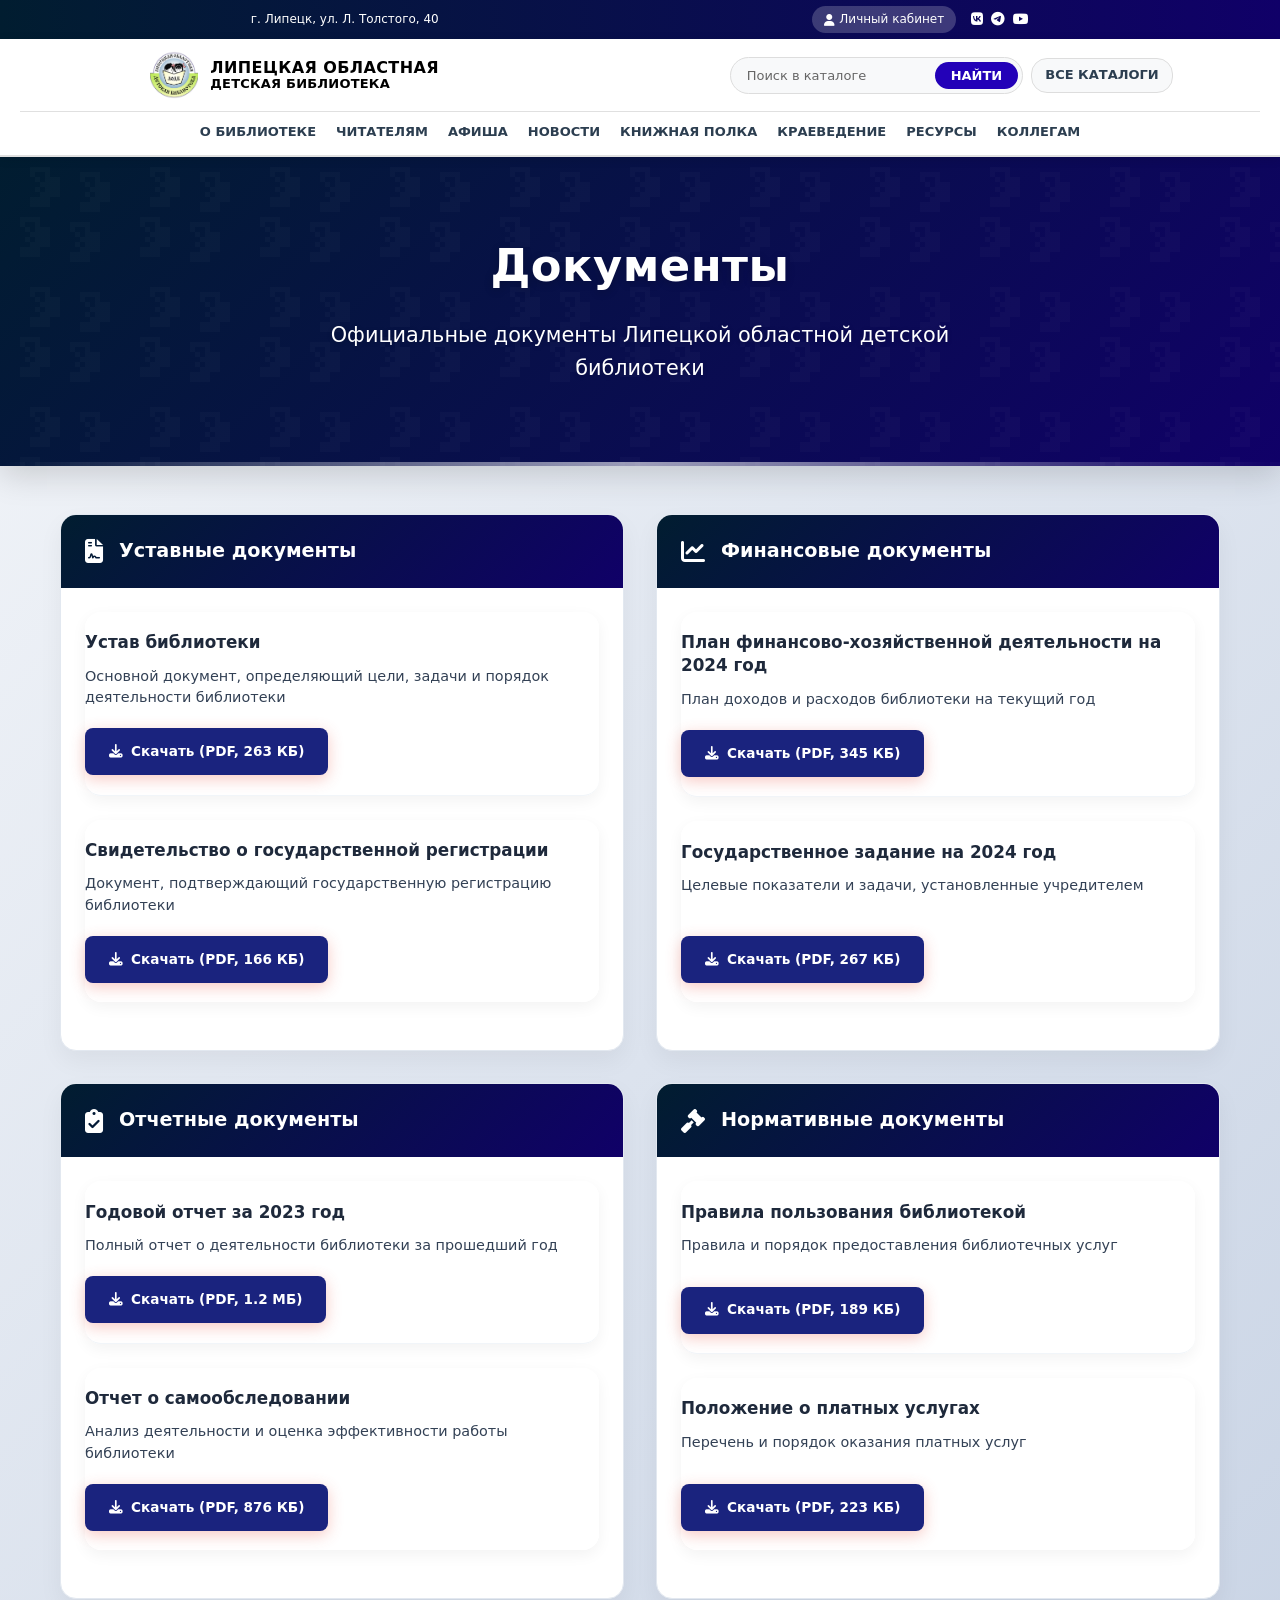
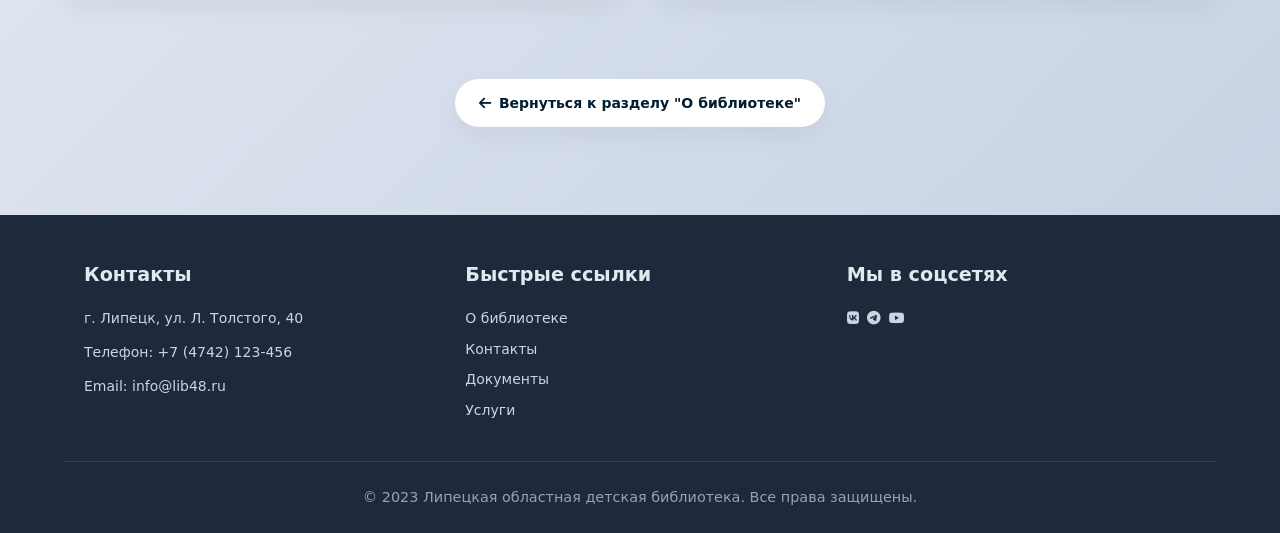
<file: frontend/pages/documents.html>
<!DOCTYPE html>
<html lang="ru">
<head>
    <meta charset="UTF-8">
    <meta name="viewport" content="width=device-width, initial-scale=1.0">
    <title>Документы - Липецкая областная детская библиотека</title>
    <link rel="stylesheet" href="https://cdnjs.cloudflare.com/ajax/libs/font-awesome/6.4.0/css/all.min.css">
     <link rel="stylesheet" href="../css/style.css">
    <style>
        :root {
            --primary: #011d30;
            --secondary: #100068;
            --accent: #3b82f6;
            --light: #f8fafc;
            --dark: #1e293b;
            --text: #334155;
            --success: #10b981;
            --card-bg: #ffffff;
            --shadow: 0 10px 25px rgba(0, 0, 0, 0.05);
            --shadow-hover: 0 15px 35px rgba(0, 0, 0, 0.1);
            --dark-button: #1a237e;
            --dark-button-hover: #283593;
        }

        * {
            margin: 0;
            padding: 0;
            box-sizing: border-box;
            font-family: 'Segoe UI', system-ui, -apple-system, sans-serif;
        }

        body {
            background-color: #f1f5f9;
            color: var(--text);
            line-height: 1.6;
        }

        .container {
            max-width: 1200px;
            margin: 0 auto;
            padding: 0 1.5rem;
        }

        /* Верхняя шапка */
        .top-header {
            background: linear-gradient(90deg, var(--primary), var(--secondary));
            color: white;
            padding: 6px 0;
            font-size: 12px;
            box-shadow: 0 2px 10px rgba(0, 0, 0, 0.1);
        }

        .top-header .container {
            display: flex;
            justify-content: space-around;
            align-items: center;
        }

        .top-right {
            display: flex;
            align-items: center;
            gap: 15px;
        }

        .login-btn {
            color: white;
            text-decoration: none;
            padding: 4px 12px;
            border-radius: 16px;
            background: rgba(255, 255, 255, 0.2);
            transition: all 0.3s;
            cursor: pointer;
            display: flex;
            align-items: center; 
            gap: 4px;
            font-size: 12px;
        }

        .login-btn:hover {
            background: rgba(255, 255, 255, 0.3);
            transform: translateY(-2px);
        }

        .social-icons {
            display: flex;
            gap: 8px;
        }

        .social-icons a {
            color: white;
            font-size: 14px;
            transition: all 0.3s;
        }

        .social-icons a:hover {
            transform: translateY(-3px);
        }

        /* Основная шапка */
        .main-header {
            background: white;
            border-bottom: 2px solid #e0e0e0;
            position: sticky;
            top: 0;
            z-index: 1000;
            box-shadow: 0 2px 10px rgba(0,0,0,0.1);
        }

        .main-header .container {
            padding: 12px 20px;
        }

        .header-main-row {
            display: flex;
            justify-content: space-around;
            align-items: center;
            margin-bottom: 12px;
        }

        /* Логотип */
        .logo-section {
            flex-shrink: 0;
        }

        .logo {
            display: flex;
            align-items: center;
            text-decoration: none;
            color: #2c3e50;
            gap: 12px;
        }

        .logo img {
            height: 48px;
            width: 48px;
            border-radius: 6px;
            object-fit: cover;
        }

        .logo-text {
            display: flex;
            flex-direction: column;
            line-height: 1.1;
        }

        .logo-line1 {
            font-size: 16px;
            font-weight: 800;
            color: #000000;
            text-transform: uppercase;
            letter-spacing: 0.4px;
        }

        .logo-line2 {
            font-size: 13px;
            font-weight: 700;
            color: #000000;
            text-transform: uppercase;
            letter-spacing: 0.2px;
        }

        /* Поиск */
        .search-section {
            flex: 1;
            max-width: 400px;
            margin-left: 30px;
        }

        .search-container {
            display: flex;
            align-items: center;
            gap: 8px;
        }

        .search-box {
            display: flex;
            align-items: center;
            background: #f8f9fa;
            border: 1px solid #ddd;
            border-radius: 20px;
            overflow: visible;
            flex: 1;
            padding: 4px;
        }

        .search-input {
            flex: 1;
            padding: 6px 12px;
            border: none;
            background: transparent;
            font-size: 13px;
            outline: none;
            min-width: 200px;
        }

        .search-input::placeholder {
            color: #666;
        }

        .search-btn {
            background: #2301b8;
            color: white;
            border: none;
            padding: 6px 16px;
            font-size: 13px;
            font-weight: 600;
            cursor: pointer;
            transition: background 0.3s;
            white-space: nowrap;
            border-radius: 16px;
        }

        .search-btn:hover {
            background: #2980b9;
        }

        .all-catalogs {
            padding: 6px 13px;
            background: #f8f9fa;
            border: 1px solid #ddd;
            border-radius: 16px;
            text-decoration: none;
            color: #2c3e50;
            font-size: 13px;
            font-weight: 600;
            white-space: nowrap;
            transition: all 0.3s;
        }

        .all-catalogs:hover {
            background: #e9ecef;
            border-color: #3498db;
        }

        /* Меню */
        .main-nav {
            border-top: 1px solid #e0e0e0;
            padding-top: 8px;
        }

        .main-nav ul {
            display: flex;
            list-style: none;
            gap: 20px;
            justify-content: center;
            flex-wrap: wrap;
            margin: 0;
            padding: 0;
        }

        .main-nav a {
            text-decoration: none;
            color: #2c3e50;
            font-weight: 700;
            font-size: 13px;
            padding: 4px 0;
            position: relative;
            transition: color 0.3s;
            white-space: nowrap;
            text-transform: uppercase;
        }

        .main-nav a:hover {
            color: #3498db;
        }

        /* Выпадающие меню */
        .dropdown {
            position: relative;
        }

        .dropdown-content {
            position: absolute;
            top: 100%;
            left: 0;
            background: white;
            min-width: 180px;
            box-shadow: 0 10px 30px rgba(0, 0, 0, 0.15);
            border-radius: 6px;
            opacity: 0;
            visibility: hidden;
            transform: translateY(-10px);
            transition: all 0.3s cubic-bezier(0.25, 0.46, 0.45, 0.94);
            z-index: 1000;
            overflow: hidden;
            border: 1px solid #e0e0e0;
        }

        .dropdown:hover .dropdown-content {
            opacity: 1;
            visibility: visible;
            transform: translateY(0);
        }

        .dropdown-content a {
            display: block;
            padding: 10px 16px;
            border-bottom: 1px solid #f0f0f0;
            transition: all 0.3s ease;
            color: #2c3e50;
            text-decoration: none;
            font-size: 13px;
            font-weight: 500;
            text-transform: none;
        }

        .dropdown-content a:last-child {
            border-bottom: none;
        }

        .dropdown-content a:hover {
            background: #f8f9fa;
            padding-left: 20px;
            color: #3498db;
        }

        /* Заголовок страницы на весь экран */
        .page-header {
            background: linear-gradient(135deg, var(--primary) 0%, var(--secondary) 100%);
            color: white;
            padding: 5rem 0;
            text-align: center;
            margin-bottom: 3rem;
            position: relative;
            overflow: hidden;
            width: 100vw;
            margin-left: calc(-50vw + 50%);
            margin-right: calc(-50vw + 50%);
        }

        .page-header::before {
            content: '';
            position: absolute;
            top: 0;
            left: 0;
            right: 0;
            bottom: 0;
            background: url("data:image/svg+xml,%3Csvg width='120' height='120' viewBox='0 0 120 120' xmlns='http://www.w3.org/2000/svg'%3E%3Cg fill='%23ffffff' fill-opacity='0.05'%3E%3Cpath d='M30,20 L40,20 L40,40 L30,40 L30,50 L50,50 L50,40 L60,40 L60,20 L50,20 L50,10 L30,10 Z M35,15 L45,15 L45,25 L35,25 Z M35,30 L45,30 L45,35 L35,35 Z'/%3E%3Cpath d='M80,25 L90,25 L90,45 L80,45 L80,55 L100,55 L100,45 L110,45 L110,25 L100,25 L100,15 L80,15 Z M85,20 L95,20 L95,30 L85,30 Z M85,35 L95,35 L95,40 L85,40 Z'/%3E%3Cpath d='M20,70 L30,70 L30,90 L20,90 L20,100 L40,100 L40,90 L50,90 L50,70 L40,70 L40,60 L20,60 Z M25,65 L35,65 L35,75 L25,75 Z M25,80 L35,80 L35,85 L25,85 Z'/%3E%3Cpath d='M70,75 L80,75 L80,95 L70,95 L70,105 L90,105 L90,95 L100,95 L100,75 L90,75 L90,65 L70,65 Z M75,70 L85,70 L85,80 L75,80 Z M75,85 L85,85 L85,90 L75,90 Z'/%3E%3C/g%3E%3C/svg%3E");
            opacity: 0.4;
        }

        .page-title {
            font-size: 2.8rem;
            font-weight: 800;
            margin-bottom: 1.5rem;
            position: relative;
            animation: fadeInUp 0.8s ease-out;
            text-shadow: 0 2px 10px rgba(0,0,0,0.2);
        }

        .page-subtitle {
            font-size: 1.3rem;
            opacity: 0.9;
            max-width: 800px;
            margin: 0 auto;
            line-height: 1.6;
            animation: fadeInUp 0.8s ease-out 0.2s both;
            font-weight: 300;
            padding: 0 2rem;
        }

        /* Основной контент */
        .main-content {
            max-width: 1200px;
            margin: 0 auto;
            padding: 0 20px 3rem;
        }

        .documents-grid {
            display: grid;
            grid-template-columns: repeat(auto-fill, minmax(380px, 1fr));
            gap: 2rem;
            margin-bottom: 3rem;
        }

        .document-card {
            background: var(--card-bg);
            border-radius: 16px;
            overflow: hidden;
            box-shadow: var(--shadow);
            transition: all 0.3s ease;
            height: 100%;
            display: flex;
            flex-direction: column;
            border: 1px solid #e2e8f0;
        }

        .document-card:hover {
            transform: translateY(-5px);
            box-shadow: var(--shadow-hover);
        }

        .card-header {
            padding: 1.5rem;
            background: linear-gradient(135deg, var(--primary), var(--secondary));
            color: white;
            display: flex;
            align-items: center;
            gap: 1rem;
        }

        .card-header i {
            font-size: 1.5rem;
        }

        .card-header h3 {
            font-size: 1.2rem;
            font-weight: 600;
        }

        .card-body {
            padding: 1.5rem;
            flex-grow: 1;
            display: flex;
            flex-direction: column;
        }

        .document-item {
            padding: 1.2rem 0;
            border-bottom: 1px solid #f1f5f9;
            display: flex;
            flex-direction: column;
            height: 100%;
        }

        .document-item:last-child {
            border-bottom: none;
        }

        .document-item h4 {
            font-size: 1.05rem;
            margin-bottom: 0.7rem;
            color: var(--dark);
            font-weight: 600;
            line-height: 1.4;
        }

        .document-item p {
            font-size: 0.9rem;
            color: var(--text);
            margin-bottom: 1.2rem;
            line-height: 1.5;
            flex-grow: 1;
        }

        .btn-download {
            background: var(--dark-button);
            color: white;
            border: none;
            padding: 0.8rem 1.5rem;
            border-radius: 8px;
            font-weight: 600;
            cursor: pointer;
            transition: all 0.3s ease;
            display: inline-flex;
            align-items: center;
            gap: 0.5rem;
            font-size: 0.85rem;
            text-decoration: none;
            width: fit-content;
            min-width: 180px;
            justify-content: center;
        }

        .btn-download:hover {
            background: var(--dark-button-hover);
            transform: translateY(-2px);
            box-shadow: 0 5px 15px rgba(26, 35, 126, 0.3);
        }

        .btn-back {
            display: inline-flex;
            align-items: center;
            gap: 0.5rem;
            color: var(--primary);
            text-decoration: none;
            font-weight: 600;
            transition: all 0.3s;
            padding: 0.8rem 1.5rem;
            border-radius: 50px;
            background: white;
            box-shadow: var(--shadow);
        }

        .btn-back:hover {
            transform: translateY(-2px);
            box-shadow: var(--shadow-hover);
        }

        .center-content {
            text-align: center;
            margin-top: 3rem;
        }

        /* Подвал */
        .main-footer {
            background: var(--dark);
            color: white;
            padding: 3rem 0 1.5rem;
        }

        .footer-content {
            display: grid;
            grid-template-columns: repeat(auto-fit, minmax(250px, 1fr));
            gap: 2rem;
            margin-bottom: 2rem;
        }

        .footer-section h3 {
            margin-bottom: 1.2rem;
            font-size: 1.2rem;
            color: #e2e8f0;
        }

        .footer-section p, .footer-section li {
            margin-bottom: 0.7rem;
            color: #cbd5e1;
        }

        .footer-section ul {
            list-style: none;
        }

        .footer-section a {
            color: #cbd5e1;
            text-decoration: none;
            transition: color 0.3s;
        }

        .footer-section a:hover {
            color: white;
        }

        .footer-bottom {
            border-top: 1px solid #334155;
            padding-top: 1.5rem;
            text-align: center;
            color: #94a3b8;
            font-size: 0.9rem;
        }

        /* Анимации */
        @keyframes fadeInUp {
            from {
                opacity: 0;
                transform: translateY(30px);
            }
            to {
                opacity: 1;
                transform: translateY(0);
            }
        }

        /* Адаптивность */
        @media (max-width: 1024px) {
            .documents-grid {
                grid-template-columns: repeat(auto-fill, minmax(350px, 1fr));
            }
        }

        @media (max-width: 768px) {
            .header-main-row {
                flex-direction: column;
                gap: 1.5rem;
            }

            .search-container {
                align-items: center;
                width: 100%;
            }

            .search-box {
                width: 100%;
            }

            .search-input {
                width: 100%;
            }

            .main-nav ul {
                flex-wrap: wrap;
                gap: 0.5rem;
                justify-content: center;
            }

            .page-title {
                font-size: 2rem;
            }

            .documents-grid {
                grid-template-columns: 1fr;
            }

            .document-card {
                margin-bottom: 1rem;
            }
        }

        @media (max-width: 480px) {
            .top-header .container {
                flex-direction: column;
                gap: 0.5rem;
            }

            .page-header {
                padding: 3rem 0;
            }

            .page-title {
                font-size: 1.8rem;
            }

            .card-header {
                padding: 1.2rem;
            }

            .card-body {
                padding: 1.2rem;
            }

            .btn-download {
                width: 100%;
                min-width: auto;
            }
        }
    </style>
</head>
<body>
    <!-- Верхняя шапка -->
    <div class="top-header">
        <div class="container">
            <div class="address">г. Липецк, ул. Л. Толстого, 40</div>
            <div class="top-right">
                <a href="#" class="login-btn" id="loginBtn">
                    <i class="fas fa-user"></i>Личный кабинет
                </a>
                <div class="social-icons">
                    <a href="https://vk.com/childbook_lipetsk"><i class="fab fa-vk"></i></a>
                    <a href="#"><i class="fab fa-telegram"></i></a>
                    <a href="#"><i class="fab fa-youtube"></i></a>
                </div>
            </div>
        </div>
    </div>

    <!-- Основная шапка -->
    <header class="main-header">
        <div class="container">
            <div class="header-main-row">
                <div class="logo-section">
                    <a href="../index.html" class="logo">
                        <img src="../images/logo.png" alt="Логотип библиотеки">
                        <div class="logo-text">
                            <div class="logo-line1">Липецкая областная</div>
                            <div class="logo-line2">детская библиотека</div>
                        </div>
                    </a>
                </div>
                
                <div class="search-section">
                    <div class="search-container">
                        <div class="search-box">
                            <input type="text" placeholder="Поиск в каталоге" class="search-input">
                            <button class="search-btn">НАЙТИ</button>
                        </div>
                        <a href="https://opac.lib48.ru/wlib/" class="all-catalogs">ВСЕ КАТАЛОГИ</a>
                    </div>
                </div>
            </div>

            <nav class="main-nav">
                <ul>
                    <li class="dropdown">
                        <a href="about.html">О БИБЛИОТЕКЕ</a>
                        <div class="dropdown-content">
                            <a href="founder.html">Сведения об учредителе</a>
                            <a href="documents.html">Документы</a>
                            <a href="contacts.html">Контакты</a>
                            <a href="requisites.html">Реквизиты и услуги</a>
                            <a href="history.html">История библиотеки</a>
                            <a href="anti-corruption.html">Противодействие коррупции</a>
                        </div>
                    </li>
                    <li class="dropdown">
                        <a href="readers.html">ЧИТАТЕЛЯМ</a>
                        <div class="dropdown-content">
                            <a href="readers.html#rules">Правила пользования</a>
                            <a href="readers.html#services">Сервисы</a>
                            <a href="working-hours.html">Режим работы</a>
                            <a href="readers.html#pushkin">Пушкинская карта</a>
                        </div>
                    </li>
                    <li><a href="afisha.html">АФИША</a></li>
                    <li><a href="news.html">НОВОСТИ</a></li>
                    <li><a href="bookshelf.html">КНИЖНАЯ ПОЛКА</a></li>
                    <li class="dropdown">
                        <a href="pages/kraevedenie.html">КРАЕВЕДЕНИЕ</a>
                        <div class="dropdown-content">
                            <a href="pages/kraevedenie-history.html">История края</a>
                            <a href="pages/kraevedenie-writers.html">Писатели Липецкой области</a>
                            <a href="pages/kraevedenie-resources.html">Краеведческие ресурсы</a>
                        </div>
                    </li>
                    <li><a href="resources.html">РЕСУРСЫ</a></li>
                    <li><a href="colleagues.html">КОЛЛЕГАМ</a></li>
                </ul>
            </nav>
        </div>
    </header>

    <!-- Заголовок страницы -->
    <div class="page-header">
        <h1 class="page-title">Документы</h1>
        <p class="page-subtitle">Официальные документы Липецкой областной детской библиотеки</p>
    </div>

    <!-- Основной контент -->
    <main class="main-content">
        <div class="documents-grid">
            <!-- Уставные документы -->
            <div class="document-card">
                <div class="card-header">
                    <i class="fas fa-file-contract"></i>
                    <h3>Уставные документы</h3>
                </div>
                <div class="card-body">
                    <div class="document-item">
                        <h4>Устав библиотеки</h4>
                        <p>Основной документ, определяющий цели, задачи и порядок деятельности библиотеки</p>
                        <a href="#" class="btn-download"><i class="fas fa-download"></i> Скачать (PDF, 263 КБ)</a>
                    </div>
                    <div class="document-item">
                        <h4>Свидетельство о государственной регистрации</h4>
                        <p>Документ, подтверждающий государственную регистрацию библиотеки</p>
                        <a href="#" class="btn-download"><i class="fas fa-download"></i> Скачать (PDF, 166 КБ)</a>
                    </div>
                </div>
            </div>

            <!-- Финансовые документы -->
            <div class="document-card">
                <div class="card-header">
                    <i class="fas fa-chart-line"></i>
                    <h3>Финансовые документы</h3>
                </div>
                <div class="card-body">
                    <div class="document-item">
                        <h4>План финансово-хозяйственной деятельности на 2024 год</h4>
                        <p>План доходов и расходов библиотеки на текущий год</p>
                        <a href="#" class="btn-download"><i class="fas fa-download"></i> Скачать (PDF, 345 КБ)</a>
                    </div>
                    <div class="document-item">
                        <h4>Государственное задание на 2024 год</h4>
                        <p>Целевые показатели и задачи, установленные учредителем</p>
                        <a href="#" class="btn-download"><i class="fas fa-download"></i> Скачать (PDF, 267 КБ)</a>
                    </div>
                </div>
            </div>

            <!-- Отчетные документы -->
            <div class="document-card">
                <div class="card-header">
                    <i class="fas fa-clipboard-check"></i>
                    <h3>Отчетные документы</h3>
                </div>
                <div class="card-body">
                    <div class="document-item">
                        <h4>Годовой отчет за 2023 год</h4>
                        <p>Полный отчет о деятельности библиотеки за прошедший год</p>
                        <a href="#" class="btn-download"><i class="fas fa-download"></i> Скачать (PDF, 1.2 МБ)</a>
                    </div>
                    <div class="document-item">
                        <h4>Отчет о самообследовании</h4>
                        <p>Анализ деятельности и оценка эффективности работы библиотеки</p>
                        <a href="#" class="btn-download"><i class="fas fa-download"></i> Скачать (PDF, 876 КБ)</a>
                    </div>
                </div>
            </div>

            <!-- Нормативные документы -->
            <div class="document-card">
                <div class="card-header">
                    <i class="fas fa-gavel"></i>
                    <h3>Нормативные документы</h3>
                </div>
                <div class="card-body">
                    <div class="document-item">
                        <h4>Правила пользования библиотекой</h4>
                        <p>Правила и порядок предоставления библиотечных услуг</p>
                        <a href="#" class="btn-download"><i class="fas fa-download"></i> Скачать (PDF, 189 КБ)</a>
                    </div>
                    <div class="document-item">
                        <h4>Положение о платных услугах</h4>
                        <p>Перечень и порядок оказания платных услуг</p>
                        <a href="#" class="btn-download"><i class="fas fa-download"></i> Скачать (PDF, 223 КБ)</a>
                    </div>
                </div>
            </div>
        </div>

        <div class="center-content">
            <a href="about.html" class="btn-back">
                <i class="fas fa-arrow-left"></i>
                Вернуться к разделу "О библиотеке"
            </a>
        </div>
    </main>

    <!-- Подвал -->
    <footer class="main-footer">
        <div class="container">
            <div class="footer-content">
                <div class="footer-section">
                    <h3>Контакты</h3>
                    <p>г. Липецк, ул. Л. Толстого, 40</p>
                    <p>Телефон: +7 (4742) 123-456</p>
                    <p>Email: info@lib48.ru</p>
                </div>
                <div class="footer-section">
                    <h3>Быстрые ссылки</h3>
                    <ul>
                        <li><a href="about.html">О библиотеке</a></li>
                        <li><a href="contacts.html">Контакты</a></li>
                        <li><a href="documents.html">Документы</a></li>
                        <li><a href="requisites.html">Услуги</a></li>
                    </ul>
                </div>
                <div class="footer-section">
                    <h3>Мы в соцсетях</h3>
                    <div class="social-icons">
                        <a href="https://vk.com/childbook_lipetsk"><i class="fab fa-vk"></i></a>
                        <a href="#"><i class="fab fa-telegram"></i></a>
                        <a href="#"><i class="fab fa-youtube"></i></a>
                    </div>
                </div>
            </div>
            <div class="footer-bottom">
                <p>&copy; 2023 Липецкая областная детская библиотека. Все права защищены.</p>
            </div>
        </div>
    </footer>

    <script>
        // Простой скрипт для плавной прокрутки
        document.querySelectorAll('a[href^="#"]').forEach(anchor => {
            anchor.addEventListener('click', function (e) {
                e.preventDefault();
                document.querySelector(this.getAttribute('href')).scrollIntoView({
                    behavior: 'smooth'
                });
            });
        });
    </script>
</body>
</html>
</file>
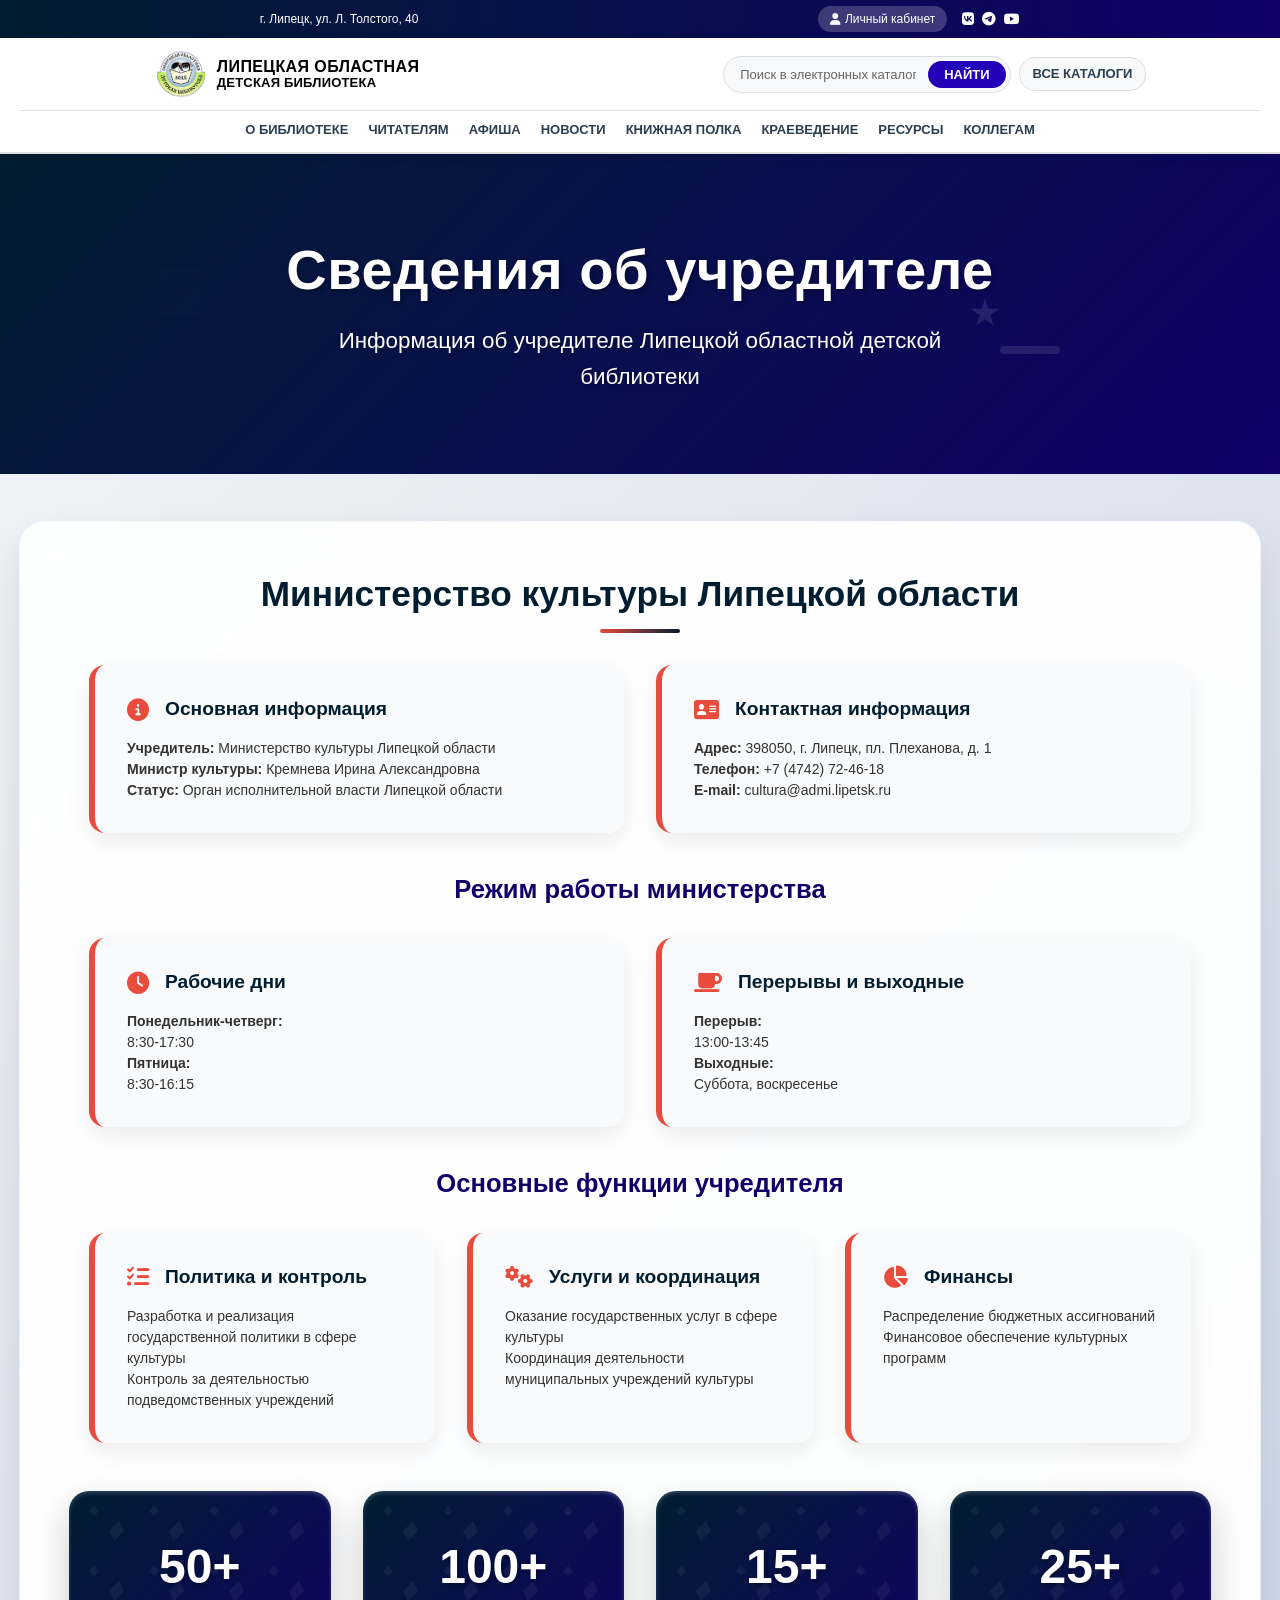
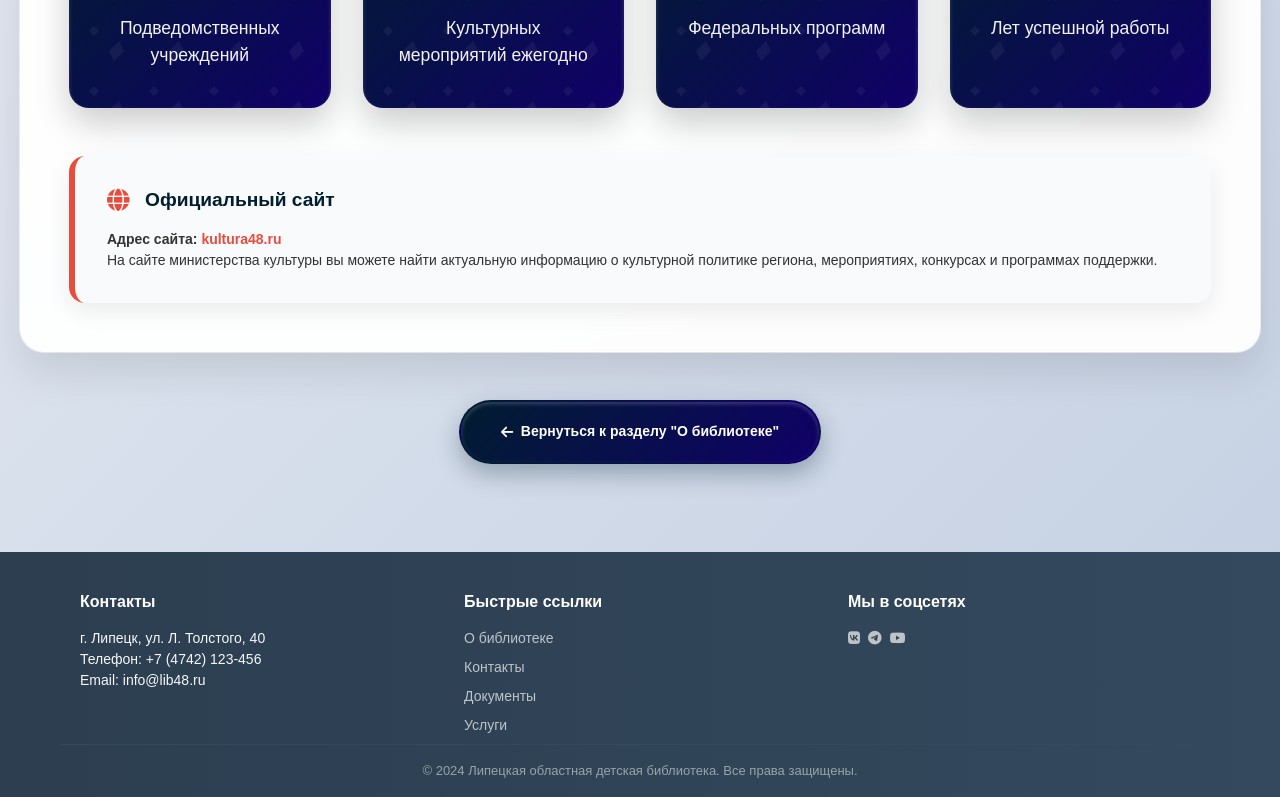
<file: frontend/pages/founder.html>
<!DOCTYPE html>
<html lang="ru">
<head>
    <meta charset="UTF-8">
    <meta name="viewport" content="width=device-width, initial-scale=1.0">
    <title>Сведения об учредителе - Липецкая областная детская библиотека</title>
    <link rel="stylesheet" href="https://cdnjs.cloudflare.com/ajax/libs/font-awesome/6.4.0/css/all.min.css">
     <link rel="stylesheet" href="../css/style.css">
    <style>
        /* Общие стили */
        * {
            margin: 0;
            padding: 0;
            box-sizing: border-box;
            font-family: 'SF Pro Display', -apple-system, BlinkMacSystemFont, 'Segoe UI', Roboto, Oxygen, Ubuntu, Cantarell, sans-serif;
        }

        :root {
            --primary: #011d30;
            --secondary: #100068;
            --accent: #e74c3c;
            --light: #f5f7fa;
            --dark: #2c3e50;
            --text: #333;
            --glass: rgba(255, 255, 255, 0.85);
            --shadow: 0 8px 32px rgba(0, 0, 0, 0.1);
            --transition: all 0.4s cubic-bezier(0.175, 0.885, 0.32, 1.275);
        }

        body {
            background: linear-gradient(135deg, #f5f7fa 0%, #c3cfe2 100%);
            color: var(--text);
            line-height: 1.5;
            overflow-x: hidden;
            font-size: 14px;
            min-height: 100vh;
        }

        .container {
            max-width: 1200px;
            margin: 0 auto;
            padding: 0 20px;
        }

        /* Верхняя шапка */
        .top-header {
            background: linear-gradient(90deg, var(--primary), var(--secondary));
            color: white;
            padding: 6px 0;
            font-size: 12px;
            box-shadow: 0 2px 10px rgba(0, 0, 0, 0.1);
        }

        .top-header .container {
            display: flex;
            justify-content: space-around;
            align-items: center;
        }

        .top-right {
            display: flex;
            align-items: center;
            gap: 15px;
        }

        .login-btn {
            color: white;
            text-decoration: none;
            padding: 4px 12px;
            border-radius: 16px;
            background: rgba(255, 255, 255, 0.2);
            transition: all 0.3s;
            cursor: pointer;
            display: flex;
            align-items: center; 
            gap: 4px;
            font-size: 12px;
        }

        .login-btn:hover {
            background: rgba(255, 255, 255, 0.3);
            transform: translateY(-2px);
        }

        .social-icons {
            display: flex;
            gap: 8px;
        }

        .social-icons a {
            color: white;
            font-size: 14px;
            transition: all 0.3s;
        }

        .social-icons a:hover {
            transform: translateY(-3px);
        }

        /* Основная шапка */
        .main-header {
            background: white;
            border-bottom: 2px solid #e0e0e0;
            position: sticky;
            top: 0;
            z-index: 1000;
            box-shadow: 0 2px 10px rgba(0,0,0,0.1);
        }

        .main-header .container {
            padding: 12px 20px;
        }

        .header-main-row {
            display: flex;
            justify-content: space-around;
            align-items: center;
            margin-bottom: 12px;
        }

        /* Логотип */
        .logo-section {
            flex-shrink: 0;
        }

        .logo {
            display: flex;
            align-items: center;
            text-decoration: none;
            color: #2c3e50;
            gap: 12px;
        }

        .logo img {
            height: 48px;
            width: 48px;
            border-radius: 6px;
            object-fit: cover;
        }

        .logo-text {
            display: flex;
            flex-direction: column;
            line-height: 1.1;
        }

        .logo-line1 {
            font-size: 16px;
            font-weight: 800;
            color: #000000;
            text-transform: uppercase;
            letter-spacing: 0.4px;
        }

        .logo-line2 {
            font-size: 13px;
            font-weight: 700;
            color: #000000;
            text-transform: uppercase;
            letter-spacing: 0.2px;
        }

        /* Поиск */
        .search-section {
            flex: 1;
            max-width: 400px;
            margin-left: 30px;
        }

        .search-container {
            display: flex;
            align-items: center;
            gap: 8px;
        }

        .search-box {
            display: flex;
            align-items: center;
            background: #f8f9fa;
            border: 1px solid #ddd;
            border-radius: 20px;
            overflow: visible;
            flex: 1;
            padding: 4px;
        }

        .search-input {
            flex: 1;
            padding: 6px 12px;
            border: none;
            background: transparent;
            font-size: 13px;
            outline: none;
            min-width: 200px;
        }

        .search-input::placeholder {
            color: #666;
        }

        .search-btn {
            background: #2301b8;
            color: white;
            border: none;
            padding: 6px 16px;
            font-size: 13px;
            font-weight: 600;
            cursor: pointer;
            transition: background 0.3s;
            white-space: nowrap;
            border-radius: 16px;
        }

        .search-btn:hover {
            background: #2980b9;
        }

        .all-catalogs {
            padding: 6px 13px;
            background: #f8f9fa;
            border: 1px solid #ddd;
            border-radius: 16px;
            text-decoration: none;
            color: #2c3e50;
            font-size: 13px;
            font-weight: 600;
            white-space: nowrap;
            transition: all 0.3s;
        }

        .all-catalogs:hover {
            background: #e9ecef;
            border-color: #3498db;
        }

        /* Меню */
        .main-nav {
            border-top: 1px solid #e0e0e0;
            padding-top: 8px;
        }

        .main-nav ul {
            display: flex;
            list-style: none;
            gap: 20px;
            justify-content: center;
            flex-wrap: wrap;
            margin: 0;
            padding: 0;
        }

        .main-nav a {
            text-decoration: none;
            color: #2c3e50;
            font-weight: 700;
            font-size: 13px;
            padding: 4px 0;
            position: relative;
            transition: color 0.3s;
            white-space: nowrap;
            text-transform: uppercase;
        }

        .main-nav a:hover {
            color: #3498db;
        }

        /* Выпадающие меню */
        .dropdown {
            position: relative;
        }

        .dropdown-content {
            position: absolute;
            top: 100%;
            left: 0;
            background: white;
            min-width: 180px;
            box-shadow: 0 10px 30px rgba(0, 0, 0, 0.15);
            border-radius: 6px;
            opacity: 0;
            visibility: hidden;
            transform: translateY(-10px);
            transition: all 0.3s cubic-bezier(0.25, 0.46, 0.45, 0.94);
            z-index: 1000;
            overflow: hidden;
            border: 1px solid #e0e0e0;
        }

        .dropdown:hover .dropdown-content {
            opacity: 1;
            visibility: visible;
            transform: translateY(0);
        }

        .dropdown-content a {
            display: block;
            padding: 10px 16px;
            border-bottom: 1px solid #f0f0f0;
            transition: all 0.3s ease;
            color: #2c3e50;
            text-decoration: none;
            font-size: 13px;
            font-weight: 500;
            text-transform: none;
        }

        .dropdown-content a:last-child {
            border-bottom: none;
        }

        .dropdown-content a:hover {
            background: #f8f9fa;
            padding-left: 20px;
            color: #3498db;
        }

        /* ОБНОВЛЕННЫЙ ЗАГОЛОВОК СТРАНИЦЫ */
        .page-header-fullwidth {
            background: 
                linear-gradient(135deg, var(--primary) 0%, var(--secondary) 100%),
                url("data:image/svg+xml,%3Csvg width='100' height='100' viewBox='0 0 100 100' xmlns='http://www.w3.org/2000/svg'%3E%3Cpath d='M20,20 L30,10 L40,20 L30,30 Z' fill='%23ffffff' fill-opacity='0.05'/%3E%3Cpath d='M60,60 L80,40 L90,60 L70,80 Z' fill='%23ffffff' fill-opacity='0.05'/%3E%3Cpath d='M10,70 L25,55 L40,70 L25,85 Z' fill='%23ffffff' fill-opacity='0.05'/%3E%3C/svg%3E");
            color: white;
            padding: 5rem 0;
            text-align: center;
            position: relative;
            overflow: hidden;
            margin-bottom: 3rem;
            width: 100vw;
            margin-left: calc(-50vw + 50%);
            margin-right: calc(-50vw + 50%);
        }

        .page-header-content {
            max-width: 1200px;
            margin: 0 auto;
            padding: 0 20px;
            position: relative;
            z-index: 2;
        }

        .header-decoration {
            position: absolute;
            top: 0;
            left: 0;
            right: 0;
            bottom: 0;
            pointer-events: none;
        }

        .decoration-book,
        .decoration-pencil,
        .decoration-star {
            position: absolute;
            background: rgba(255, 255, 255, 0.1);
            border-radius: 4px;
            animation: float 6s ease-in-out infinite;
        }

        .decoration-book {
            width: 40px;
            height: 50px;
            top: 20%;
            left: 10%;
            animation-delay: 0s;
        }

        .decoration-pencil {
            width: 60px;
            height: 8px;
            top: 70%;
            right: 15%;
            animation-delay: 2s;
        }

        .decoration-star {
            width: 30px;
            height: 30px;
            top: 40%;
            right: 20%;
            clip-path: polygon(50% 0%, 61% 35%, 98% 35%, 68% 57%, 79% 91%, 50% 70%, 21% 91%, 32% 57%, 2% 35%, 39% 35%);
            animation-delay: 4s;
        }

        @keyframes float {
            0%, 100% { transform: translateY(0px) rotate(0deg); }
            50% { transform: translateY(-20px) rotate(5deg); }
        }

        .page-title {
            font-size: 3.5rem;
            font-weight: 800;
            margin-bottom: 1rem;
            animation: slideInUp 0.8s ease-out;
            text-shadow: 2px 2px 4px rgba(0,0,0,0.3);
        }

        .page-subtitle {
            font-size: 1.4rem;
            opacity: 0.95;
            max-width: 700px;
            margin: 0 auto;
            line-height: 1.6;
            animation: slideInUp 0.8s ease-out 0.2s both;
            font-weight: 300;
        }

        @keyframes slideInUp {
            from {
                opacity: 0;
                transform: translateY(50px);
            }
            to {
                opacity: 1;
                transform: translateY(0);
            }
        }

        /* Современные карточки */
        .modern-card {
            background: rgba(255, 255, 255, 0.95);
            backdrop-filter: blur(20px);
            border-radius: 24px;
            padding: 3rem;
            box-shadow: 
                0 20px 40px rgba(0, 0, 0, 0.1),
                0 0 0 1px rgba(255, 255, 255, 0.8);
            transition: all 0.4s cubic-bezier(0.175, 0.885, 0.32, 1.275);
            border: 1px solid rgba(255, 255, 255, 0.8);
            position: relative;
            overflow: hidden;
            margin-bottom: 2rem;
        }

        .modern-card::before {
            content: '';
            position: absolute;
            top: 0;
            left: -100%;
            width: 100%;
            height: 100%;
            background: linear-gradient(90deg, 
                transparent, 
                rgba(255, 255, 255, 0.4), 
                transparent);
            transition: left 0.7s ease;
        }

        .modern-card:hover::before {
            left: 100%;
        }

        .modern-card:hover {
            transform: translateY(-10px);
            box-shadow: 
                0 30px 60px rgba(0, 0, 0, 0.15),
                0 0 0 1px rgba(255, 255, 255, 0.9);
        }

        .section-title {
            color: var(--primary);
            font-size: 2.2rem;
            font-weight: 700;
            margin-bottom: 2rem;
            text-align: center;
            position: relative;
            padding-bottom: 1rem;
        }

        .section-title::after {
            content: '';
            position: absolute;
            bottom: 0;
            left: 50%;
            transform: translateX(-50%);
            width: 80px;
            height: 4px;
            background: linear-gradient(90deg, var(--accent), var(--primary));
            border-radius: 2px;
        }

        .subsection-title {
            color: var(--secondary);
            font-size: 1.6rem;
            font-weight: 600;
            margin: 2.5rem 0 1.5rem 0;
            text-align: center;
        }

        /* Сетка контента */
        .content-grid {
            display: grid;
            grid-template-columns: repeat(auto-fit, minmax(300px, 1fr));
            gap: 2rem;
            margin: 2rem 0;
        }

        .info-card {
            background: rgba(248, 249, 250, 0.8);
            padding: 2rem;
            border-radius: 16px;
            border-left: 6px solid var(--accent);
            transition: all 0.4s ease;
            box-shadow: 0 8px 25px rgba(0, 0, 0, 0.08);
            backdrop-filter: blur(10px);
        }

        .info-card:hover {
            transform: translateY(-8px);
            box-shadow: 0 15px 35px rgba(0, 0, 0, 0.12);
            background: rgba(255, 255, 255, 0.95);
        }

        .info-card h3 {
            color: var(--primary);
            margin-bottom: 1rem;
            display: flex;
            align-items: center;
            gap: 1rem;
            font-size: 1.2rem;
            font-weight: 600;
        }

        .info-card h3 i {
            color: var(--accent);
            font-size: 1.4rem;
            transition: transform 0.3s ease;
        }

        .info-card:hover h3 i {
            transform: scale(1.2) rotate(5deg);
        }

        /* Улучшенная статистика */
        .stats-grid {
            display: grid;
            grid-template-columns: repeat(auto-fit, minmax(220px, 1fr));
            gap: 2rem;
            margin: 3rem 0;
        }

        .stat-item {
            text-align: center;
            padding: 2.5rem 2rem;
            background: linear-gradient(135deg, var(--primary), var(--secondary));
            color: white;
            border-radius: 20px;
            box-shadow: 
                0 15px 35px rgba(0, 0, 0, 0.2),
                inset 0 2px 4px rgba(255, 255, 255, 0.2);
            transition: all 0.4s cubic-bezier(0.175, 0.885, 0.32, 1.275);
            position: relative;
            overflow: hidden;
        }

        .stat-item::before {
            content: '';
            position: absolute;
            top: 0;
            left: 0;
            right: 0;
            bottom: 0;
            background: url("data:image/svg+xml,%3Csvg width='60' height='60' viewBox='0 0 60 60' xmlns='http://www.w3.org/2000/svg'%3E%3Cpath d='M20,20 L25,15 L30,20 L25,25 Z' fill='%23ffffff' fill-opacity='0.05'/%3E%3Cpath d='M40,40 L50,30 L55,40 L45,50 Z' fill='%23ffffff' fill-opacity='0.05'/%3E%3C/svg%3E");
        }

        .stat-item:hover {
            transform: translateY(-10px) scale(1.05);
            box-shadow: 
                0 25px 50px rgba(0, 0, 0, 0.3),
                inset 0 2px 4px rgba(255, 255, 255, 0.2);
        }

        .stat-number {
            font-size: 3rem;
            font-weight: 800;
            margin-bottom: 0.8rem;
            position: relative;
            text-shadow: 2px 2px 4px rgba(0,0,0,0.3);
        }

        .stat-label {
            font-size: 1.1rem;
            opacity: 0.95;
            position: relative;
            font-weight: 500;
        }

        /* Улучшенная кнопка */
        .btn-modern {
            background: linear-gradient(135deg, var(--primary), var(--secondary));
            color: white;
            padding: 1.2rem 2.5rem;
            border-radius: 50px;
            text-decoration: none;
            font-weight: 600;
            transition: all 0.4s cubic-bezier(0.175, 0.885, 0.32, 1.275);
            box-shadow: 
                0 10px 25px rgba(1, 29, 48, 0.3),
                inset 0 2px 4px rgba(255, 255, 255, 0.2);
            border: 2px solid transparent;
            position: relative;
            overflow: hidden;
            display: inline-flex;
            align-items: center;
            gap: 0.5rem;
        }

        .btn-modern::before {
            content: '';
            position: absolute;
            top: 0;
            left: -100%;
            width: 100%;
            height: 100%;
            background: linear-gradient(90deg, 
                transparent, 
                rgba(255, 255, 255, 0.4), 
                transparent);
            transition: left 0.6s ease;
        }

        .btn-modern:hover::before {
            left: 100%;
        }

        .btn-modern:hover {
            transform: translateY(-5px);
            box-shadow: 
                0 15px 35px rgba(1, 29, 48, 0.4),
                inset 0 2px 4px rgba(255, 255, 255, 0.2);
            border-color: rgba(255, 255, 255, 0.3);
        }

        /* Анимации */
        @keyframes fadeInLeft {
            from {
                opacity: 0;
                transform: translateX(-30px);
            }
            to {
                opacity: 1;
                transform: translateX(0);
            }
        }

        /* Футер */
        .main-footer {
            background: linear-gradient(90deg, var(--dark), #34495e);
            color: var(--light);
            padding: 40px 0 16px;
            margin-top: 40px;
        }

        .footer-content {
            display: grid;
            grid-template-columns: repeat(auto-fit, minmax(200px, 1fr));
            gap: 32px;
            margin-bottom: 24px;
            max-width: 1200px;
            margin: 0 auto;
            padding: 0 20px;
        }

        .footer-section h3 {
            margin-bottom: 16px;
            font-size: 16px;
            color: white;
        }

        .footer-section ul {
            list-style: none;
        }

        .footer-section ul li {
            margin-bottom: 8px;
        }

        .footer-section a {
            color: #bdc3c7;
            text-decoration: none;
            transition: color 0.3s;
            font-size: 14px;
        }

        .footer-section a:hover {
            color: white;
        }

        .footer-bottom {
            border-top: 1px solid #34495e;
            padding-top: 16px;
            text-align: center;
            color: #95a5a6;
            font-size: 13px;
            max-width: 1200px;
            margin: 0 auto;
            padding: 16px 20px 0;
        }

        /* Адаптивность */
        @media (max-width: 768px) {
            .header-main-row {
                flex-direction: column;
                gap: 12px;
            }
            
            .search-section {
                margin-left: 0;
                max-width: 100%;
                width: 100%;
            }
            
            .search-container {
                flex-direction: column;
                gap: 8px;
            }
            
            .search-box {
                width: 100%;
            }
            
            .main-nav ul {
                gap: 12px;
            }
            
            .main-nav a {
                font-size: 12px;
            }
            
            .page-header-fullwidth {
                padding: 3rem 0;
                margin-left: -20px;
                margin-right: -20px;
                width: calc(100% + 40px);
            }
            
            .page-title {
                font-size: 2.5rem;
            }
            
            .page-subtitle {
                font-size: 1.2rem;
            }
            
            .modern-card {
                padding: 2rem;
                margin: 0 -10px;
                width: calc(100% + 20px);
                border-radius: 16px;
            }
            
            .stats-grid {
                grid-template-columns: repeat(2, 1fr);
                gap: 1rem;
            }
            
            .content-grid {
                grid-template-columns: 1fr;
            }
        }

        @media (max-width: 480px) {
            .page-header-fullwidth {
                padding: 2.5rem 0;
            }
            
            .page-title {
                font-size: 2rem;
            }
            
            .page-subtitle {
                font-size: 1.1rem;
            }
            
            .modern-card {
                padding: 1.5rem;
            }
            
            .stats-grid {
                grid-template-columns: 1fr;
            }
            
            .section-title {
                font-size: 1.8rem;
            }
        }
        
    </style>
</head>
<body>
     <!-- Верхняя шапка -->
    <div class="top-header">
        <div class="container">
            <div class="address">г. Липецк, ул. Л. Толстого, 40</div>
            <div class="top-right">
                <a href="#" class="login-btn" id="loginBtn">
                    <i class="fas fa-user"></i>Личный кабинет
                </a>
                <div class="social-icons">
                    <a href="#"><i class="fab fa-vk"></i></a>
                    <a href="#"><i class="fab fa-telegram"></i></a>
                    <a href="#"><i class="fab fa-youtube"></i></a>
                </div>
            </div>
        </div>
    </div>

    <!-- Основная шапка -->
    <header class="main-header">
        <div class="container">
            <div class="header-main-row">
                <!-- Логотип слева -->
                <div class="logo-section">
                    <a href="../index.html" class="logo">
                        <img src="../images/logo.png" alt="Логотип библиотеки">
                        <div class="logo-text">
                            <div class="logo-line1">Липецкая областная</div>
                            <div class="logo-line2">детская библиотека</div>
                        </div>
                    </a>
                </div>
                
                <!-- Поиск справа -->
                <div class="search-section">
                    <div class="search-container">
                        <div class="search-box">
                            <input type="text" placeholder="Поиск в электронных каталогах" class="search-input">
                            <button class="search-btn">НАЙТИ</button>
                        </div>
                        <a href="https://opac.lib48.ru/wlib/" class="all-catalogs">ВСЕ КАТАЛОГИ</a>
                    </div>
                </div>
            </div>

            <!-- Меню -->
            <nav class="main-nav">
                <ul>
                    <li class="dropdown">
                        <a href="about.html" class="active">О БИБЛИОТЕКЕ</a>
                        <div class="dropdown-content">
                            <a href="founder.html">Сведения об учредителе</a>
                            <a href="documents.html">Документы</a>
                            <a href="contacts.html">Контакты</a>
                            <a href="requisites.html">Реквизиты и услуги</a>
                            <a href="history.html">История библиотеки</a>
                            <a href="anti-corruption.html">Противодействие коррупции</a>
                        </div>
                    </li>
                    <li class="dropdown">
                        <a href="readers.html">ЧИТАТЕЛЯМ</a>
                        <div class="dropdown-content">
                            <a href="readers.html#rules">Правила пользования</a>
                            <a href="readers.html#services">Сервисы</a>
                            <a href="working-hours.html">Режим работы</a>
                            <a href="readers.html#pushkin">Пушкинская карта</a>
                        </div>
                    </li>
                    <li><a href="afisha.html">АФИША</a></li>
                    <li><a href="news.html">НОВОСТИ</a></li>
                    <li><a href="bookshelf.html">КНИЖНАЯ ПОЛКА</a></li>
                    <li class="dropdown">
                        <a href="pages/kraevedenie.html">КРАЕВЕДЕНИЕ</a>
                        <div class="dropdown-content">
                            <a href="pages/kraevedenie-history.html">История края</a>
                            <a href="pages/kraevedenie-writers.html">Писатели Липецкой области</a>
                            <a href="pages/kraevedenie-resources.html">Краеведческие ресурсы</a>
                        </div>
                    </li>
                    <li><a href="resources.html">РЕСУРСЫ</a></li>
                    <li><a href="colleagues.html">КОЛЛЕГАМ</a></li>
                </ul>
            </nav>
        </div>
    </header>

    <!-- Уникальный контент страницы -->
    <main class="main-content">
        <!-- Расширенный заголовок на всю ширину -->
        <div class="page-header-fullwidth">
            <div class="page-header-content">
                <h1 class="page-title">Сведения об учредителе</h1>
                <p class="page-subtitle">Информация об учредителе Липецкой областной детской библиотеки</p>
                <div class="header-decoration">
                    <div class="decoration-book"></div>
                    <div class="decoration-pencil"></div>
                    <div class="decoration-star"></div>
                </div>
            </div>
        </div>
        
        <div class="container">
            <div class="content-section">
                <div class="modern-card">
                    <h2 class="section-title">Министерство культуры Липецкой области</h2>
                    
                    <div class="content-grid">
                        <div class="info-card">
                            <h3><i class="fas fa-info-circle"></i> Основная информация</h3>
                            <p><strong>Учредитель:</strong> Министерство культуры Липецкой области</p>
                            <p><strong>Министр культуры:</strong> Кремнева Ирина Александровна</p>
                            <p><strong>Статус:</strong> Орган исполнительной власти Липецкой области</p>
                        </div>
                        
                        <div class="info-card">
                            <h3><i class="fas fa-address-card"></i> Контактная информация</h3>
                            <p><strong>Адрес:</strong> 398050, г. Липецк, пл. Плеханова, д. 1</p>
                            <p><strong>Телефон:</strong> +7 (4742) 72-46-18</p>
                            <p><strong>E-mail:</strong> cultura@admi.lipetsk.ru</p>
                        </div>
                    </div>

                    <h3 class="subsection-title">Режим работы министерства</h3>
                    <div class="content-grid">
                        <div class="info-card">
                            <h3><i class="fas fa-clock"></i> Рабочие дни</h3>
                            <p><strong>Понедельник-четверг:</strong><br>8:30-17:30</p>
                            <p><strong>Пятница:</strong><br>8:30-16:15</p>
                        </div>
                        <div class="info-card">
                            <h3><i class="fas fa-coffee"></i> Перерывы и выходные</h3>
                            <p><strong>Перерыв:</strong><br>13:00-13:45</p>
                            <p><strong>Выходные:</strong><br>Суббота, воскресенье</p>
                        </div>
                    </div>

                    <h3 class="subsection-title">Основные функции учредителя</h3>
                    <div class="content-grid">
                        <div class="info-card">
                            <h3><i class="fas fa-tasks"></i> Политика и контроль</h3>
                            <p>Разработка и реализация государственной политики в сфере культуры</p>
                            <p>Контроль за деятельностью подведомственных учреждений</p>
                        </div>
                        <div class="info-card">
                            <h3><i class="fas fa-cogs"></i> Услуги и координация</h3>
                            <p>Оказание государственных услуг в сфере культуры</p>
                            <p>Координация деятельности муниципальных учреждений культуры</p>
                        </div>
                        <div class="info-card">
                            <h3><i class="fas fa-chart-pie"></i> Финансы</h3>
                            <p>Распределение бюджетных ассигнований</p>
                            <p>Финансовое обеспечение культурных программ</p>
                        </div>
                    </div>

                    <div class="stats-grid">
                        <div class="stat-item">
                            <div class="stat-number">50+</div>
                            <div class="stat-label">Подведомственных учреждений</div>
                        </div>
                        <div class="stat-item">
                            <div class="stat-number">100+</div>
                            <div class="stat-label">Культурных мероприятий ежегодно</div>
                        </div>
                        <div class="stat-item">
                            <div class="stat-number">15+</div>
                            <div class="stat-label">Федеральных программ</div>
                        </div>
                        <div class="stat-item">
                            <div class="stat-number">25+</div>
                            <div class="stat-label">Лет успешной работы</div>
                        </div>
                    </div>

                    <div class="info-card" style="margin-top: 2rem;">
                        <h3><i class="fas fa-globe"></i> Официальный сайт</h3>
                        <p><strong>Адрес сайта:</strong> <a href="https://kultura48.ru" style="color: var(--accent); text-decoration: none; font-weight: 600;">kultura48.ru</a></p>
                        <p>На сайте министерства культуры вы можете найти актуальную информацию о культурной политике региона, мероприятиях, конкурсах и программах поддержки.</p>
                    </div>
                </div>
            </div>

            <!-- Кнопка возврата -->
            <div style="text-align: center; margin-top: 3rem;">
                <a href="about.html" class="btn-modern">
                    <i class="fas fa-arrow-left"></i>
                    Вернуться к разделу "О библиотеке"
                </a>
            </div>
        </div>
    </main>

    <!-- Футер -->
    <footer class="main-footer">
        <div class="container">
            <div class="footer-content">
                <div class="footer-section">
                    <h3>Контакты</h3>
                    <p>г. Липецк, ул. Л. Толстого, 40</p>
                    <p>Телефон: +7 (4742) 123-456</p>
                    <p>Email: info@lib48.ru</p>
                </div>
                <div class="footer-section">
                    <h3>Быстрые ссылки</h3>
                    <ul>
                        <li><a href="about.html">О библиотеке</a></li>
                        <li><a href="contacts.html">Контакты</a></li>
                        <li><a href="documents.html">Документы</a></li>
                        <li><a href="requisites.html">Услуги</a></li>
                    </ul>
                </div>
                <div class="footer-section">
                    <h3>Мы в соцсетях</h3>
                    <div class="social-icons">
                        <a href="https://vk.com/childbook_lipetsk"><i class="fab fa-vk"></i></a>
                        <a href="#"><i class="fab fa-telegram"></i></a>
                        <a href="#"><i class="fab fa-youtube"></i></a>
                    </div>
                </div>
            </div>
            <div class="footer-bottom">
                <p>&copy; 2024 Липецкая областная детская библиотека. Все права защищены.</p>
            </div>
        </div>
    </footer>

    <script>
        // Простой скрипт для плавной прокрутки
        document.querySelectorAll('a[href^="#"]').forEach(anchor => {
            anchor.addEventListener('click', function (e) {
                e.preventDefault();
                document.querySelector(this.getAttribute('href')).scrollIntoView({
                    behavior: 'smooth'
                });
            });
        });
    </script>
</body>
</html>
</file>
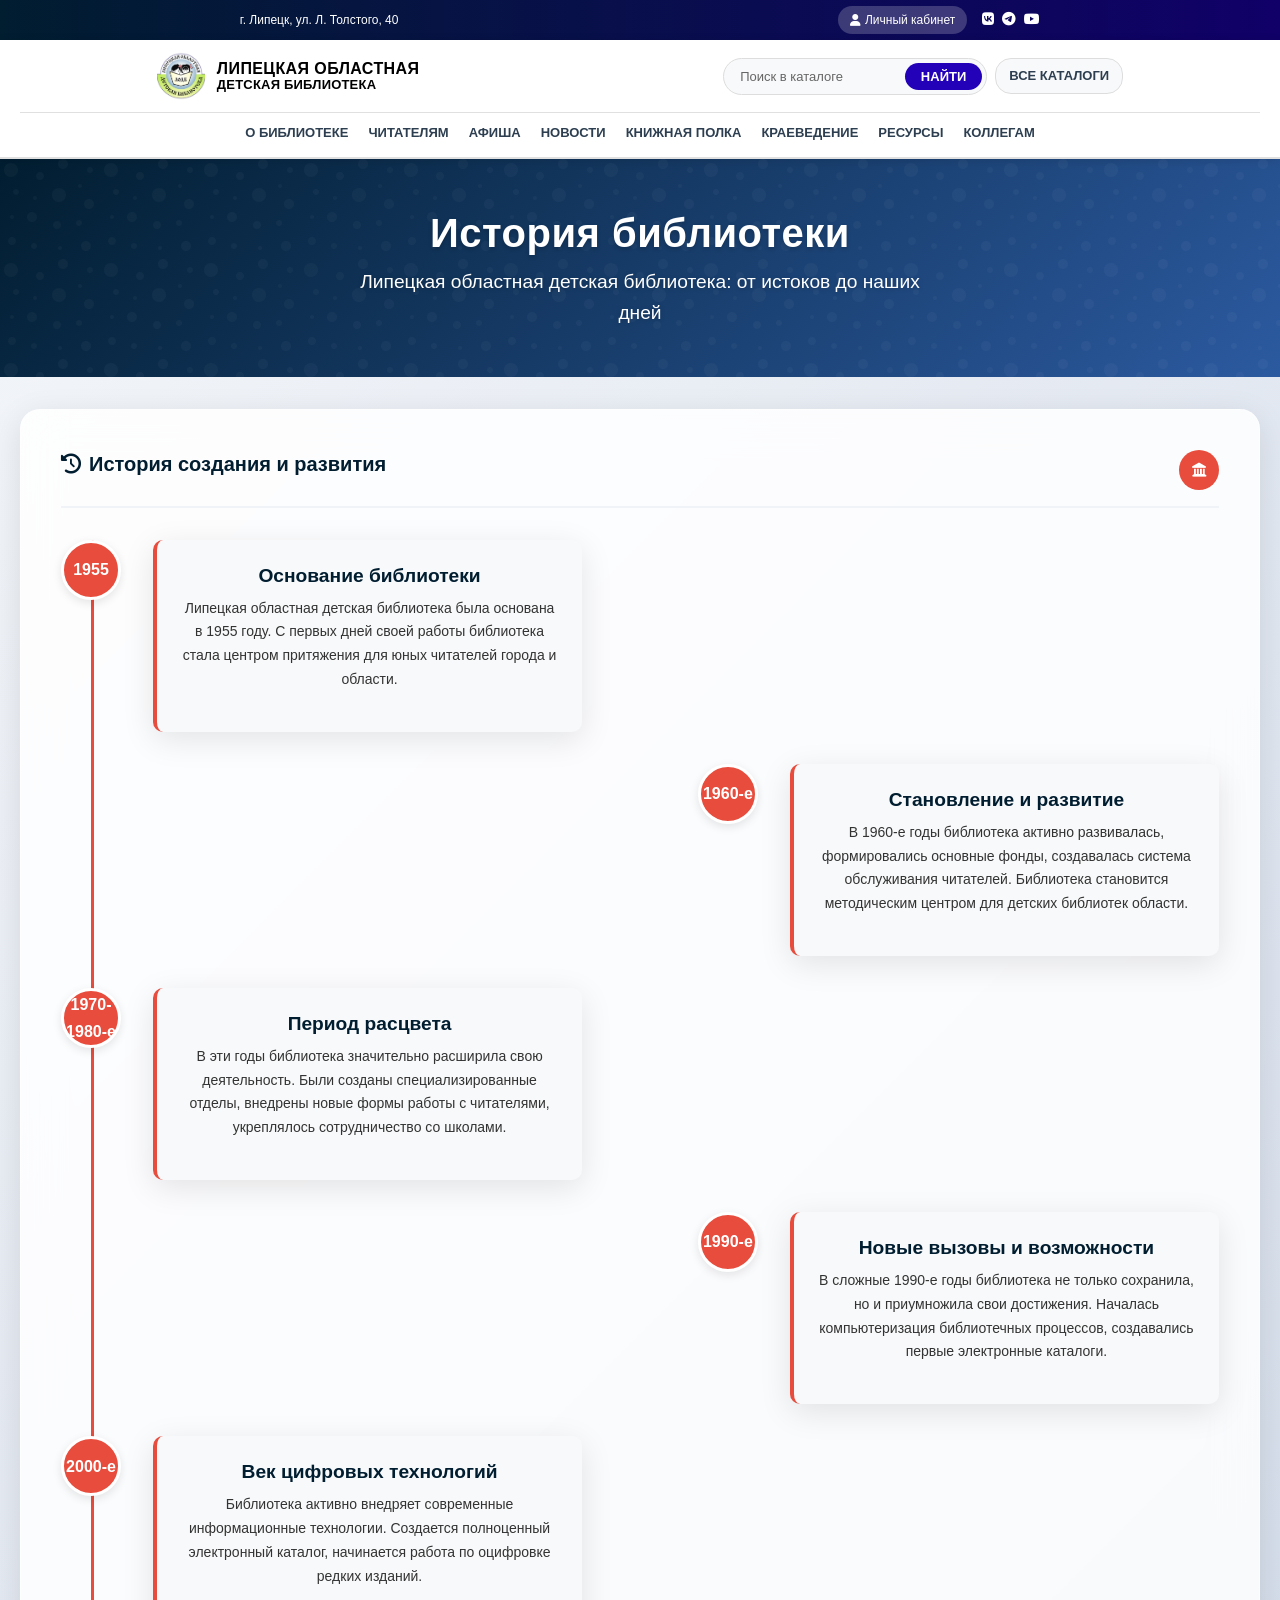
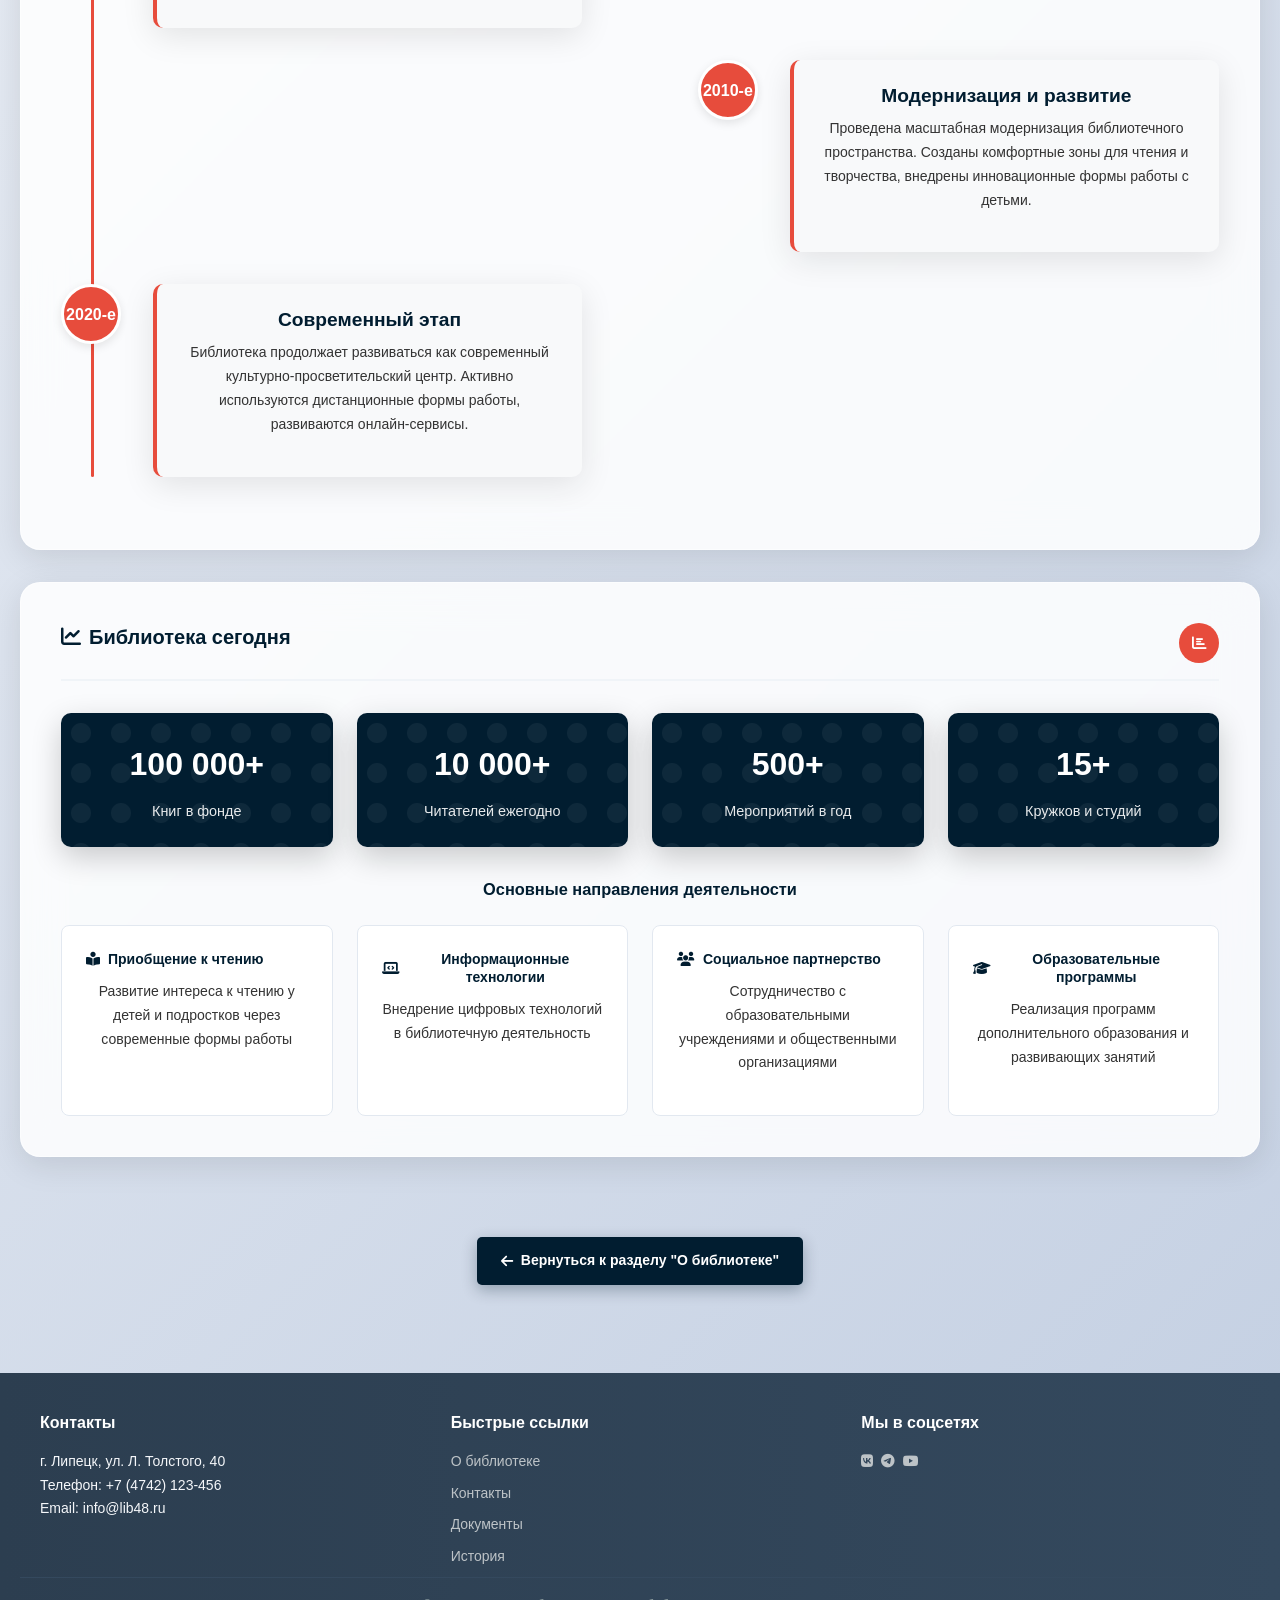
<file: frontend/pages/history.html>
<!DOCTYPE html>
<html lang="ru">
<head>
    <meta charset="UTF-8">
    <meta name="viewport" content="width=device-width, initial-scale=1.0">
    <title>История библиотеки - Липецкая областная детская библиотека</title>
    <link rel="stylesheet" href="../css/style.css">
    <link rel="stylesheet" href="../css/animations.css">
    <link rel="stylesheet" href="https://cdnjs.cloudflare.com/ajax/libs/font-awesome/6.4.0/css/all.min.css">
    <style>
        /* Стили для заголовка на всю ширину */
        .page-header-full {
            background: linear-gradient(135deg, var(--primary) 0%, #2c5aa0 100%);
            color: white;
            padding: 3rem 0;
            margin-bottom: 2rem;
            position: relative;
            overflow: hidden;
            width: 100%;
        }

        .page-header-full::before {
            content: "";
            position: absolute;
            top: 0;
            left: 0;
            right: 0;
            bottom: 0;
            background-image: url("data:image/svg+xml,%3Csvg width='100' height='100' viewBox='0 0 100 100' xmlns='http://www.w3.org/2000/svg'%3E%3Cpath d='M11 18c3.866 0 7-3.134 7-7s-3.134-7-7-7-7 3.134-7 7 3.134 7 7 7zm48 25c3.866 0 7-3.134 7-7s-3.134-7-7-7-7 3.134-7 7 3.134 7 7 7zm-43-7c1.657 0 3-1.343 3-3s-1.343-3-3-3-3 1.343-3 3 1.343 3 3 3zm63 31c1.657 0 3-1.343 3-3s-1.343-3-3-3-3 1.343-3 3 1.343 3 3 3zM34 90c1.657 0 3-1.343 3-3s-1.343-3-3-3-3 1.343-3 3 1.343 3 3 3zm56-76c1.657 0 3-1.343 3-3s-1.343-3-3-3-3 1.343-3 3 1.343 3 3 3zM12 86c2.21 0 4-1.79 4-4s-1.79-4-4-4-4 1.79-4 4 1.79 4 4 4zm28-65c2.21 0 4-1.79 4-4s-1.79-4-4-4-4 1.79-4 4 1.79 4 4 4zm23-11c2.76 0 5-2.24 5-5s-2.24-5-5-5-5 2.24-5 5 2.24 5 5 5zm-6 60c2.21 0 4-1.79 4-4s-1.79-4-4-4-4 1.79-4 4 1.79 4 4 4zm29 22c2.76 0 5-2.24 5-5s-2.24-5-5-5-5 2.24-5 5 2.24 5 5 5zM32 63c2.76 0 5-2.24 5-5s-2.24-5-5-5-5 2.24-5 5 2.24 5 5 5zm57-13c2.76 0 5-2.24 5-5s-2.24-5-5-5-5 2.24-5 5 2.24 5 5 5zm-9-21c1.105 0 2-.895 2-2s-.895-2-2-2-2 .895-2 2 .895 2 2 2zM60 91c1.105 0 2-.895 2-2s-.895-2-2-2-2 .895-2 2 .895 2 2 2zM35 41c1.105 0 2-.895 2-2s-.895-2-2-2-2 .895-2 2 .895 2 2 2zM12 60c1.105 0 2-.895 2-2s-.895-2-2-2-2 .895-2 2 .895 2 2 2z' fill='%23ffffff' fill-opacity='0.1' fill-rule='evenodd'/%3E%3C/svg%3E");
            opacity: 0.3;
        }

        .page-header-full .container {
            position: relative;
            z-index: 2;
        }

        .page-header-full .page-title {
            font-size: 2.5rem;
            margin-bottom: 0.5rem;
            text-shadow: 0 2px 4px rgba(0,0,0,0.2);
        }

        .page-header-full .page-subtitle {
            font-size: 1.2rem;
            opacity: 0.9;
            max-width: 600px;
            margin: 0 auto;
        }

        /* Анимированные карточки */
        .animated-card {
            opacity: 0;
            transform: translateY(20px);
            animation: fadeInUp 0.6s ease forwards;
        }

        @keyframes fadeInUp {
            to {
                opacity: 1;
                transform: translateY(0);
            }
        }

        .card-header {
            display: flex;
            justify-content: space-between;
            align-items: center;
            margin-bottom: 1.5rem;
            padding-bottom: 1rem;
            border-bottom: 2px solid #f0f4f8;
        }

        .card-header h2 {
            color: var(--primary);
            display: flex;
            align-items: center;
            gap: 0.5rem;
        }

        .card-icon {
            width: 40px;
            height: 40px;
            background: var(--accent);
            border-radius: 50%;
            display: flex;
            align-items: center;
            justify-content: center;
            color: white;
        }

        /* Упрощенная временная шкала */
        .history-timeline {
            position: relative;
            margin: 2rem 0;
        }

        .history-timeline::before {
            content: '';
            position: absolute;
            left: 30px;
            top: 0;
            bottom: 0;
            width: 3px;
            background: var(--accent);
            border-radius: 2px;
        }

        .timeline-item {
            display: flex;
            margin-bottom: 2rem;
            position: relative;
        }

        .timeline-year {
            width: 60px;
            height: 60px;
            background: var(--accent);
            color: white;
            border-radius: 50%;
            display: flex;
            align-items: center;
            justify-content: center;
            font-weight: bold;
            margin-right: 2rem;
            flex-shrink: 0;
            position: relative;
            z-index: 2;
            border: 3px solid white;
            box-shadow: 0 3px 10px rgba(0,0,0,0.1);
        }

        .timeline-content {
            flex: 1;
            background: #f8f9fa;
            padding: 1.5rem;
            border-radius: 10px;
            border-left: 4px solid var(--accent);
        }

        .timeline-content h3 {
            color: var(--primary);
            margin-bottom: 0.5rem;
            font-size: 1.2rem;
        }

        /* Статистика */
        .stats-grid {
            display: grid;
            grid-template-columns: repeat(auto-fit, minmax(200px, 1fr));
            gap: 1.5rem;
            margin: 2rem 0;
        }

        .stat-item {
            text-align: center;
            padding: 1.5rem;
            background: var(--primary);
            color: white;
            border-radius: 10px;
            transition: transform 0.3s ease;
        }

        .stat-item:hover {
            transform: translateY(-5px);
        }

        .stat-number {
            font-size: 2rem;
            font-weight: bold;
            margin-bottom: 0.5rem;
        }

        .stat-label {
            font-size: 0.9rem;
            opacity: 0.9;
        }

        /* Деятельности */
        .activities-grid {
            display: grid;
            grid-template-columns: repeat(auto-fit, minmax(250px, 1fr));
            gap: 1.5rem;
            margin-top: 1.5rem;
        }

        .activity-item {
            background: white;
            padding: 1.5rem;
            border-radius: 8px;
            border: 1px solid #e2e8f0;
            transition: all 0.3s ease;
        }

        .activity-item:hover {
            transform: translateY(-3px);
            box-shadow: 0 5px 15px rgba(0,0,0,0.1);
        }

        .activity-item h4 {
            color: var(--primary);
            margin-bottom: 0.75rem;
            display: flex;
            align-items: center;
            gap: 0.5rem;
        }

        /* Кнопка назад */
        .btn-back {
            background: var(--primary);
            color: white;
            padding: 0.75rem 1.5rem;
            border-radius: 5px;
            text-decoration: none;
            transition: all 0.3s ease;
            display: inline-flex;
            align-items: center;
            gap: 0.5rem;
        }

        .btn-back:hover {
            background: #2c5aa0;
            transform: translateY(-2px);
        }

        /* Адаптивность */
        @media (max-width: 768px) {
            .page-header-full .page-title {
                font-size: 2rem;
            }
            
            .timeline-item {
                flex-direction: column;
            }
            
            .timeline-year {
                margin-right: 0;
                margin-bottom: 1rem;
            }
            
            .history-timeline::before {
                left: 25px;
            }
            
            .stats-grid {
                grid-template-columns: repeat(2, 1fr);
            }
            
            .activities-grid {
                grid-template-columns: 1fr;
            }
        }

        @media (max-width: 480px) {
            .stats-grid {
                grid-template-columns: 1fr;
            }
        }
    </style>
</head>
<body>
    <!-- Верхняя шапка -->
    <div class="top-header">
        <div class="container">
            <div class="address">г. Липецк, ул. Л. Толстого, 40</div>
            <div class="top-right">
                <a href="#" class="login-btn" id="loginBtn">
                    <i class="fas fa-user"></i>Личный кабинет
                </a>
                <div class="social-icons">
                    <a href="https://vk.com/childbook_lipetsk"><i class="fab fa-vk"></i></a>
                    <a href="#"><i class="fab fa-telegram"></i></a>
                    <a href="#"><i class="fab fa-youtube"></i></a>
                </div>
            </div>
        </div>
    </div>

    <!-- Основная шапка -->
    <header class="main-header">
        <div class="container">
            <div class="header-main-row">
                <div class="logo-section">
                    <a href="../index.html" class="logo">
                        <img src="../images/logo.png" alt="Логотип библиотеки">
                        <div class="logo-text">
                            <div class="logo-line1">Липецкая областная</div>
                            <div class="logo-line2">детская библиотека</div>
                        </div>
                    </a>
                </div>
                
                <div class="search-section">
                    <div class="search-container">
                        <div class="search-box">
                            <input type="text" placeholder="Поиск в каталоге" class="search-input">
                            <button class="search-btn">НАЙТИ</button>
                        </div>
                        <a href="https://opac.lib48.ru/wlib/" class="all-catalogs">ВСЕ КАТАЛОГИ</a>
                    </div>
                </div>
            </div>

            <nav class="main-nav">
                <ul>
                    <li class="dropdown">
                        <a href="about.html">О БИБЛИОТЕКЕ</a>
                        <div class="dropdown-content">
                            <a href="founder.html">Сведения об учредителе</a>
                            <a href="documents.html">Документы</a>
                            <a href="contacts.html">Контакты</a>
                            <a href="requisites.html">Реквизиты и услуги</a>
                            <a href="history.html" class="active">История библиотеки</a>
                            <a href="anti-corruption.html">Противодействие коррупции</a>
                        </div>
                    </li>
                    <li class="dropdown">
                        <a href="readers.html">ЧИТАТЕЛЯМ</a>
                        <div class="dropdown-content">
                            <a href="readers.html#rules">Правила пользования</a>
                            <a href="readers.html#services">Сервисы</a>
                            <a href="working-hours.html">Режим работы</a>
                            <a href="readers.html#pushkin">Пушкинская карта</a>
                        </div>
                    </li>
                    <li><a href="afisha.html">АФИША</a></li>
                    <li><a href="news.html">НОВОСТИ</a></li>
                    <li><a href="bookshelf.html">КНИЖНАЯ ПОЛКА</a></li>
                   <li class="dropdown">
    <a href="pages/kraevedenie.html">КРАЕВЕДЕНИЕ</a>
    <div class="dropdown-content">
        <a href="pages/kraevedenie/history.html">История края</a>
        <a href="pages/kraevedenie/writers.html">Писатели Липецкой области</a>
        <a href="pages/kraevedenie/resources.html">Краеведческие ресурсы</a>
    </div>
</li>
                    <li><a href="resources.html">РЕСУРСЫ</a></li>
                    <li><a href="colleagues.html">КОЛЛЕГАМ</a></li>
                </ul>
            </nav>
        </div>
    </header>

    <main class="main-content">
        <!-- Заголовок на всю ширину -->
        <div class="page-header-full">
            <div class="container">
                <h1 class="page-title">История библиотеки</h1>
                <p class="page-subtitle">Липецкая областная детская библиотека: от истоков до наших дней</p>
            </div>
        </div>
        
        <div class="container">
            <div class="content-section">
                <div class="content-card animated-card">
                    <div class="card-header">
                        <h2><i class="fas fa-history"></i> История создания и развития</h2>
                        <div class="card-icon">
                            <i class="fas fa-landmark"></i>
                        </div>
                    </div>
                    
                    <div class="history-timeline">
                        <div class="timeline-item">
                            <div class="timeline-year">1955</div>
                            <div class="timeline-content">
                                <h3>Основание библиотеки</h3>
                                <p>Липецкая областная детская библиотека была основана в 1955 году. С первых дней своей работы библиотека стала центром притяжения для юных читателей города и области.</p>
                            </div>
                        </div>

                        <div class="timeline-item">
                            <div class="timeline-year">1960-е</div>
                            <div class="timeline-content">
                                <h3>Становление и развитие</h3>
                                <p>В 1960-е годы библиотека активно развивалась, формировались основные фонды, создавалась система обслуживания читателей. Библиотека становится методическим центром для детских библиотек области.</p>
                            </div>
                        </div>

                        <div class="timeline-item">
                            <div class="timeline-year">1970-1980-е</div>
                            <div class="timeline-content">
                                <h3>Период расцвета</h3>
                                <p>В эти годы библиотека значительно расширила свою деятельность. Были созданы специализированные отделы, внедрены новые формы работы с читателями, укреплялось сотрудничество со школами.</p>
                            </div>
                        </div>

                        <div class="timeline-item">
                            <div class="timeline-year">1990-е</div>
                            <div class="timeline-content">
                                <h3>Новые вызовы и возможности</h3>
                                <p>В сложные 1990-е годы библиотека не только сохранила, но и приумножила свои достижения. Началась компьютеризация библиотечных процессов, создавались первые электронные каталоги.</p>
                            </div>
                        </div>

                        <div class="timeline-item">
                            <div class="timeline-year">2000-е</div>
                            <div class="timeline-content">
                                <h3>Век цифровых технологий</h3>
                                <p>Библиотека активно внедряет современные информационные технологии. Создается полноценный электронный каталог, начинается работа по оцифровке редких изданий.</p>
                            </div>
                        </div>

                        <div class="timeline-item">
                            <div class="timeline-year">2010-е</div>
                            <div class="timeline-content">
                                <h3>Модернизация и развитие</h3>
                                <p>Проведена масштабная модернизация библиотечного пространства. Созданы комфортные зоны для чтения и творчества, внедрены инновационные формы работы с детьми.</p>
                            </div>
                        </div>

                        <div class="timeline-item">
                            <div class="timeline-year">2020-е</div>
                            <div class="timeline-content">
                                <h3>Современный этап</h3>
                                <p>Библиотека продолжает развиваться как современный культурно-просветительский центр. Активно используются дистанционные формы работы, развиваются онлайн-сервисы.</p>
                            </div>
                        </div>
                    </div>
                </div>

                <div class="content-card animated-card">
                    <div class="card-header">
                        <h2><i class="fas fa-chart-line"></i> Библиотека сегодня</h2>
                        <div class="card-icon">
                            <i class="fas fa-chart-bar"></i>
                        </div>
                    </div>
                    
                    <div class="stats-grid">
                        <div class="stat-item">
                            <div class="stat-number">100 000+</div>
                            <div class="stat-label">Книг в фонде</div>
                        </div>
                        <div class="stat-item">
                            <div class="stat-number">10 000+</div>
                            <div class="stat-label">Читателей ежегодно</div>
                        </div>
                        <div class="stat-item">
                            <div class="stat-number">500+</div>
                            <div class="stat-label">Мероприятий в год</div>
                        </div>
                        <div class="stat-item">
                            <div class="stat-number">15+</div>
                            <div class="stat-label">Кружков и студий</div>
                        </div>
                    </div>

                    <h3 style="color: var(--primary); margin: 2rem 0 1rem 0;">Основные направления деятельности</h3>
                    <div class="activities-grid">
                        <div class="activity-item">
                            <h4><i class="fas fa-book-reader"></i> Приобщение к чтению</h4>
                            <p>Развитие интереса к чтению у детей и подростков через современные формы работы</p>
                        </div>
                        <div class="activity-item">
                            <h4><i class="fas fa-laptop-code"></i> Информационные технологии</h4>
                            <p>Внедрение цифровых технологий в библиотечную деятельность</p>
                        </div>
                        <div class="activity-item">
                            <h4><i class="fas fa-users"></i> Социальное партнерство</h4>
                            <p>Сотрудничество с образовательными учреждениями и общественными организациями</p>
                        </div>
                        <div class="activity-item">
                            <h4><i class="fas fa-graduation-cap"></i> Образовательные программы</h4>
                            <p>Реализация программ дополнительного образования и развивающих занятий</p>
                        </div>
                    </div>
                </div>
            </div>

            <div style="text-align: center; margin-top: 3rem;">
                <a href="about.html" class="btn-back">
                    <i class="fas fa-arrow-left"></i>
                    Вернуться к разделу "О библиотеке"
                </a>
            </div>
        </div>
    </main>

    <footer class="main-footer">
        <div class="container">
            <div class="footer-content">
                <div class="footer-section">
                    <h3>Контакты</h3>
                    <p>г. Липецк, ул. Л. Толстого, 40</p>
                    <p>Телефон: +7 (4742) 123-456</p>
                    <p>Email: info@lib48.ru</p>
                </div>
                <div class="footer-section">
                    <h3>Быстрые ссылки</h3>
                    <ul>
                        <li><a href="about.html">О библиотеке</a></li>
                        <li><a href="contacts.html">Контакты</a></li>
                        <li><a href="documents.html">Документы</a></li>
                        <li><a href="history.html">История</a></li>
                    </ul>
                </div>
                <div class="footer-section">
                    <h3>Мы в соцсетях</h3>
                    <div class="social-icons">
                        <a href="https://vk.com/childbook_lipetsk"><i class="fab fa-vk"></i></a>
                        <a href="#"><i class="fab fa-telegram"></i></a>
                        <a href="#"><i class="fab fa-youtube"></i></a>
                    </div>
                </div>
            </div>
            <div class="footer-bottom">
                <p>&copy; 2023 Липецкая областная детская библиотека. Все права защищены.</p>
            </div>
        </div>
    </footer>

    <script>
        document.addEventListener('DOMContentLoaded', function() {
            // Анимация появления карточек с задержкой
            const animatedCards = document.querySelectorAll('.animated-card');
            animatedCards.forEach((card, index) => {
                card.style.animationDelay = `${index * 0.2}s`;
            });
        });
    </script>

    <script src="../js/main.js"></script>
</body>
</html>
</file>
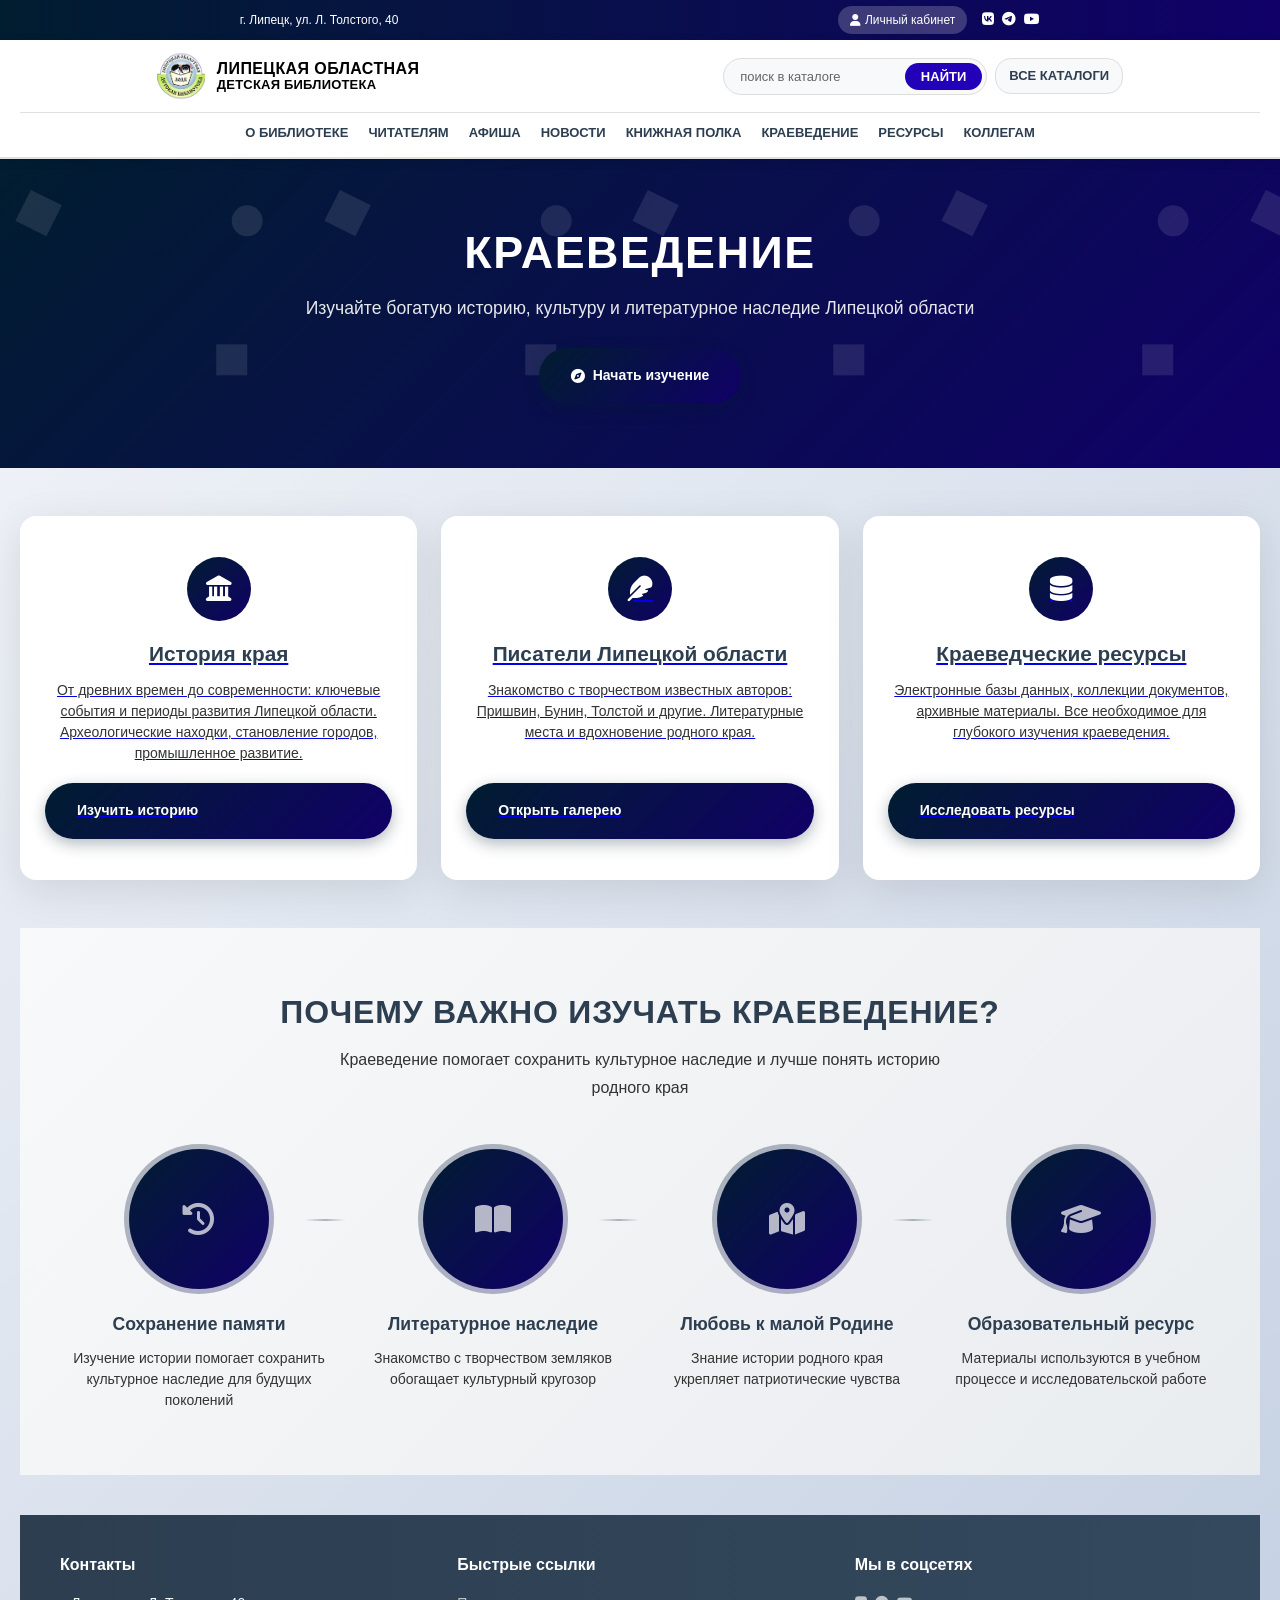
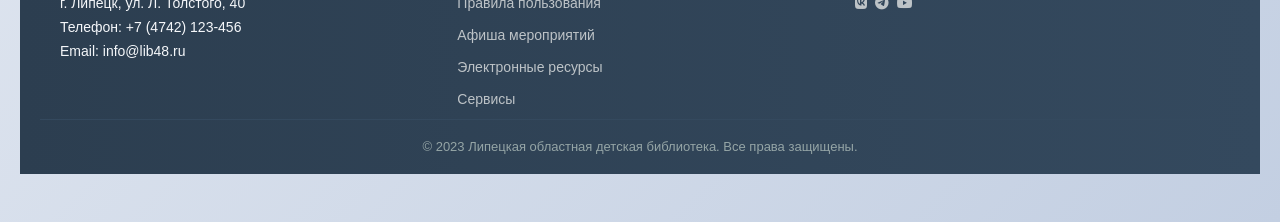
<file: frontend/pages/kraevedenie.html>
<!DOCTYPE html>
<html lang="ru">
<head>
    <meta charset="UTF-8">
    <meta name="viewport" content="width=device-width, initial-scale=1.0">
    <title>Краеведение - Липецкая областная детская библиотека</title>
    <link rel="stylesheet" href="../css/style.css">
    <link rel="stylesheet" href="../css/animations.css">
    <link rel="stylesheet" href="https://cdnjs.cloudflare.com/ajax/libs/font-awesome/6.4.0/css/all.min.css">
</head>
<body>
    <!-- Верхняя шапка -->
    <div class="top-header">
        <div class="container">
            <div class="address">г. Липецк, ул. Л. Толстого, 40</div>
            <div class="top-right">
                <a href="#" class="login-btn" id="loginBtn">
                    <i class="fas fa-user"></i>Личный кабинет
                </a>
                <div class="social-icons">
                    <a href="https://vk.com/childbook_lipetsk"><i class="fab fa-vk"></i></a>
                    <a href="#"><i class="fab fa-telegram"></i></a>
                    <a href="#"><i class="fab fa-youtube"></i></a>
                </div>
            </div>
        </div>
    </div>

    <!-- Основная шапка -->
    <header class="main-header">
        <div class="container">
            <div class="header-main-row">
                <!-- Логотип слева -->
                <div class="logo-section">
                    <a href="../index.html" class="logo">
                        <img src="../images/logo.png" alt="Логотип библиотеки">
                        <div class="logo-text">
                            <div class="logo-line1">Липецкая областная</div>
                            <div class="logo-line2">детская библиотека</div>
                        </div>
                    </a>
                </div>
                
                <!-- Поиск справа -->
                <div class="search-section">
                    <div class="search-container">
                        <div class="search-box">
                            <input type="text" placeholder="поиск в каталоге " class="search-input">
                            <button class="search-btn">НАЙТИ</button>
                        </div>
                        <a href="https://opac.lib48.ru/wlib/" class="all-catalogs">ВСЕ КАТАЛОГИ</a>
                    </div>
                </div>
            </div>

            <!-- Меню -->
            <nav class="main-nav">
                <ul>
                    <li class="dropdown">
                        <a href="about.html">О БИБЛИОТЕКЕ</a>
                        <div class="dropdown-content">
                            <a href="founder.html">Сведения об учредителе</a>
                            <a href="documents.html">Документы</a>
                            <a href="contacts.html">Контакты</a>
                            <a href="requisites.html">Реквизиты и услуги</a>
                            <a href="history.html">История библиотеки</a>
                            <a href="anti-corruption.html">Противодействие коррупции</a>
                        </div>
                    </li>
                    <li class="dropdown">
                        <a href="readers.html">ЧИТАТЕЛЯМ</a>
                        <div class="dropdown-content">
                            <a href="pushkin_card.html">Пушкинская карта</a>
                            <a href="working_hours.html">Режим работы</a>
                            <a href="rules.html">Правила пользования</a>
                            <a href="services.html">Сервисы</a>
                        </div>
                    </li>
                    <li><a href="afisha.html">АФИША</a></li>
                    <li><a href="news.html">НОВОСТИ</a></li>
                    <li><a href="bookshelf.html">КНИЖНАЯ ПОЛКА</a></li>
                    <li class="dropdown">
                        <a href="kraevedenie.html">КРАЕВЕДЕНИЕ</a>
                        <div class="dropdown-content">
                            <a href="kraevedenie-history.html">История края</a>
                            <a href="kraevedenie-writers.html">Писатели Липецкой области</a>
                            <a href="kraevedenie-resources.html">Краеведческие ресурсы</a>
                        </div>
                    </li>
                    <li><a href="resources.html">РЕСУРСЫ</a></li>
                    <li><a href="colleagues.html">КОЛЛЕГАМ</a></li>
                </ul>
            </nav>
        </div>
    </header>

    <!-- Герой секция -->
    <section class="kraevedenie-hero">
        <div class="container">
            <div class="hero-content">
                <h1 class="hero-title">КРАЕВЕДЕНИЕ</h1>
                <p class="hero-subtitle">Изучайте богатую историю, культуру и литературное наследие Липецкой области</p>
                <a href="#sections" class="btn">
                    <i class="fas fa-compass"></i>
                    Начать изучение
                </a>
            </div>
        </div>
    </section>

    <!-- Основные разделы -->
    <main class="main-content">
        <div class="container">
            <div class="sections-grid" id="sections">
                <a href="kraevedenie-history.html" class="section-card">
                    <div class="section-icon">
                        <i class="fas fa-landmark"></i>
                    </div>
                    <h3>История края</h3>
                    <p>От древних времен до современности: ключевые события и периоды развития Липецкой области. Археологические находки, становление городов, промышленное развитие.</p>
                    <div class="btn btn-outline">Изучить историю</div>
                </a>
                
                <a href="kraevedenie-writers.html" class="section-card">
                    <div class="section-icon">
                        <i class="fas fa-feather"></i>
                    </div>
                    <h3>Писатели Липецкой области</h3>
                    <p>Знакомство с творчеством известных авторов: Пришвин, Бунин, Толстой и другие. Литературные места и вдохновение родного края.</p>
                    <div class="btn btn-outline">Открыть галерею</div>
                </a>
                
                <a href="kraevedenie-resources.html" class="section-card">
                    <div class="section-icon">
                        <i class="fas fa-database"></i>
                    </div>
                    <h3>Краеведческие ресурсы</h3>
                    <p>Электронные базы данных, коллекции документов, архивные материалы. Все необходимое для глубокого изучения краеведения.</p>
                    <div class="btn btn-outline">Исследовать ресурсы</div>
                </a>
            </div>

           <!-- Секция "Почему важно изучать краеведение?" -->
<section class="why-section">
    <div class="container">
        <div class="why-header">
            <h2 class="why-title">ПОЧЕМУ ВАЖНО ИЗУЧАТЬ КРАЕВЕДЕНИЕ?</h2>
            <p class="why-subtitle">Краеведение помогает сохранить культурное наследие и лучше понять историю родного края</p>
        </div>
        
        <div class="circles-grid">
            <div class="circle-item">
                <div class="circle-container">
                    <div class="circle-bg">
                        <i class="fas fa-history"></i>
                    </div>
                </div>
                <div class="circle-content">
                    <h3>Сохранение памяти</h3>
                    <p>Изучение истории помогает сохранить культурное наследие для будущих поколений</p>
                </div>
            </div>
            
            <div class="circle-item">
                <div class="circle-container">
                    <div class="circle-bg">
                        <i class="fas fa-book-open"></i>
                    </div>
                </div>
                <div class="circle-content">
                    <h3>Литературное наследие</h3>
                    <p>Знакомство с творчеством земляков обогащает культурный кругозор</p>
                </div>
            </div>
            
            <div class="circle-item">
                <div class="circle-container">
                    <div class="circle-bg">
                        <i class="fas fa-map-marked-alt"></i>
                    </div>
                </div>
                <div class="circle-content">
                    <h3>Любовь к малой Родине</h3>
                    <p>Знание истории родного края укрепляет патриотические чувства</p>
                </div>
            </div>
            
            <div class="circle-item">
                <div class="circle-container">
                    <div class="circle-bg">
                        <i class="fas fa-graduation-cap"></i>
                    </div>
                </div>
                <div class="circle-content">
                    <h3>Образовательный ресурс</h3>
                    <p>Материалы используются в учебном процессе и исследовательской работе</p>
                </div>
            </div>
        </div>
    </div>
</section>

    <!-- Футер -->
    <footer class="main-footer">
        <div class="container">
            <div class="footer-content">
                <div class="footer-section">
                    <h3>Контакты</h3>
                    <p>г. Липецк, ул. Л. Толстого, 40</p>
                    <p>Телефон: +7 (4742) 123-456</p>
                    <p>Email: info@lib48.ru</p>
                </div>
                <div class="footer-section">
                    <h3>Быстрые ссылки</h3>
                    <ul>
                        <li><a href="readers.html">Правила пользования</a></li>
                        <li><a href="afisha.html">Афиша мероприятий</a></li>
                        <li><a href="resources.html">Электронные ресурсы</a></li>
                        <li><a href="services.html">Сервисы</a></li>
                    </ul>
                </div>
                <div class="footer-section">
                    <h3>Мы в соцсетях</h3>
                    <div class="social-icons">
                        <a href="https://vk.com/childbook_lipetsk"><i class="fab fa-vk"></i></a>
                        <a href="#"><i class="fab fa-telegram"></i></a>
                        <a href="#"><i class="fab fa-youtube"></i></a>
                    </div>
                </div>
            </div>
            <div class="footer-bottom">
                <p>&copy; 2023 Липецкая областная детская библиотека. Все права защищены.</p>
            </div>
        </div>
    </footer>

    <script src="../js/dropdown.js"></script>
    <script src="../js/main.js"></script>
</body>
</html>
</file>
<file: frontend/css/style.css>
/* Общие стили */
* {
    margin: 0;
    padding: 0;
    box-sizing: border-box;
    font-family: 'SF Pro Display', -apple-system, BlinkMacSystemFont, 'Segoe UI', Roboto, Oxygen, Ubuntu, Cantarell, sans-serif;
}

:root {
    --primary: #011d30;
    --secondary: #100068;
    --accent: #e74c3c;
    --light: #f5f7fa;
    --dark: #2c3e50;
    --text: #333;
    --glass: rgba(255, 255, 255, 0.8);
    --shadow: 0 8px 32px rgba(0, 0, 0, 0.1);
}

body {
    background: linear-gradient(135deg, #f5f7fa 0%, #c3cfe2 100%);
    color: var(--text);
    line-height: 1.5;
    overflow-x: hidden;
    font-size: 14px;
}

.container {
    max-width: 1200px;
    margin: 0 auto;
    padding: 0 20px;
}

/* Верхняя шапка */
.top-header {
    background: linear-gradient(90deg, var(--primary), var(--secondary));
    color: white;
    padding: 6px 0;
    font-size: 12px;
    box-shadow: 0 2px 10px rgba(0, 0, 0, 0.1);
}

.top-header .container {
    display: flex;
    justify-content: space-around;
    align-items: center;
}

.top-right {
    display: flex;
    align-items: center;
    gap: 15px;
}

.login-btn {
    color: white;
    text-decoration: none;
    padding: 4px 12px;
    border-radius: 16px;
    background: rgba(255, 255, 255, 0.2);
    transition: all 0.3s;
    cursor: pointer;
    display: flex;
    align-items: center; 
    gap: 4px;
    font-size: 12px;
}

.login-btn:hover {
    background: rgba(255, 255, 255, 0.3);
    transform: translateY(-2px);
}

.social-icons {
    display: flex;
    gap: 8px;
}

.social-icons a {
    color: white;
    font-size: 14px;
    transition: all 0.3s;
}

.social-icons a:hover {
    transform: translateY(-3px);
}

/* Основная шапка */
.main-header {
    background: white;
    border-bottom: 2px solid #e0e0e0;
    position: sticky;
    top: 0;
    z-index: 1000;
    box-shadow: 0 2px 10px rgba(0,0,0,0.1);
}

.main-header .container {
    padding: 12px 20px;
}

.header-main-row {
    display: flex;
    justify-content: space-around;
    align-items: center;
    margin-bottom: 12px;
}

/* Логотип */
.logo-section {
    flex-shrink: 0;
}

.logo {
    display: flex;
    align-items: center;
    text-decoration: none;
    color: #2c3e50;
    gap: 12px;
}

.logo img {
    height: 48px;
    width: 48px;
    border-radius: 6px;
    object-fit: cover;
}

.logo-text {
    display: flex;
    flex-direction: column;
    line-height: 1.1;
}

.logo-line1 {
    font-size: 16px;
    font-weight: 800;
    color: #000000;
    text-transform: uppercase;
    letter-spacing: 0.4px;
}

.logo-line2 {
    font-size: 13px;
    font-weight: 700;
    color: #000000;
    text-transform: uppercase;
    letter-spacing: 0.2px;
}

/* Поиск */
.search-section {
    flex: 1;
    max-width: 400px;
    margin-left: 30px;
}

.search-container {
    display: flex;
    align-items: center;
    gap: 8px;
}

.search-box {
    display: flex;
    align-items: center;
    background: #f8f9fa;
    border: 1px solid #ddd;
    border-radius: 20px;
    overflow: hidden;
    flex: 1;
    padding: 4px;
}

.search-input {
    flex: 1;
    padding: 6px 12px;
    border: none;
    background: transparent;
    font-size: 13px;
    outline: none;
    min-width: 200px;
}

.search-input::placeholder {
    color: #666;
}

.search-btn {
    background: #2301b8;
    color: white;
    border: none;
    padding: 6px 16px;
    font-size: 13px;
    font-weight: 600;
    cursor: pointer;
    transition: background 0.3s;
    white-space: nowrap;
    border-radius: 16px;
}

.search-btn:hover {
    background: #2980b9;
}

.all-catalogs {
    padding: 6px 13px;
    background: #f8f9fa;
    border: 1px solid #ddd;
    border-radius: 16px;
    text-decoration: none;
    color: #2c3e50;
    font-size: 13px;
    font-weight: 600;
    white-space: nowrap;
    transition: all 0.3s;
}

.all-catalogs:hover {
    background: #e9ecef;
    border-color: #3498db;
}

/* Меню */
.main-nav {
    border-top: 1px solid #e0e0e0;
    padding-top: 8px;
}

.main-nav ul {
    display: flex;
    list-style: none;
    gap: 20px;
    justify-content: center;
    flex-wrap: wrap;
    margin: 0;
    padding: 0;
}

.main-nav a {
    text-decoration: none;
    color: #2c3e50;
    font-weight: 700;
    font-size: 13px;
    padding: 4px 0;
    position: relative;
    transition: color 0.3s;
    white-space: nowrap;
    text-transform: uppercase;
}

.main-nav a:hover {
    color: #3498db;
}

/* Выпадающие меню */
.dropdown {
    position: relative;
}

.dropdown-content {
    position: absolute;
    top: 100%;
    left: 0;
    background: white;
    min-width: 180px;
    box-shadow: 0 10px 30px rgba(0, 0, 0, 0.15);
    border-radius: 6px;
    opacity: 0;
    visibility: hidden;
    transform: translateY(-10px);
    transition: all 0.3s cubic-bezier(0.25, 0.46, 0.45, 0.94);
    z-index: 1000;
    overflow: hidden;
    border: 1px solid #e0e0e0;
}

.dropdown:hover .dropdown-content {
    opacity: 1;
    visibility: visible;
    transform: translateY(0);
}

.dropdown-content a {
    display: block;
    padding: 10px 16px;
    border-bottom: 1px solid #f0f0f0;
    transition: all 0.3s ease;
    color: #2c3e50;
    text-decoration: none;
    font-size: 13px;
    font-weight: 500;
    text-transform: none;
}

.dropdown-content a:last-child {
    border-bottom: none;
}

.dropdown-content a:hover {
    background: #f8f9fa;
    padding-left: 20px;
    color: #3498db;
}

/* Баннер */
.banner {
    position: relative;
    height: 360px;
    overflow: hidden;
    margin: 16px auto;
    border-radius: 12px;
    box-shadow: var(--shadow);
    max-width: 1600px;
}

.slider {
    position: relative;
    height: 100%;
}

.slide {
    position: absolute;
    top: 0;
    left: 0;
    width: 100%;
    height: 100%;
    opacity: 0;
    transition: opacity 1s ease;
}

.slide.active {
    opacity: 1;
}

.slide img {
    width: 100%;
    height: 100%;
    object-fit: contain;
    transition: transform 0.5s ease;
    border-radius: 15px;
}

.banner-link:hover img {
    transform: scale(1.05);
}

.slide-content {
    position: absolute;
    bottom: 60px;
    left: 50%;
    transform: translateX(-50%);
    max-width: 480px;
    background: var(--glass);
    backdrop-filter: blur(10px);
    padding: 24px;
    border-radius: 13px;
    box-shadow: var(--shadow);
    text-align: center;
    width: 90%;
    transition: all 0.3s ease;
}

.slide-content h2 {
    font-size: 22px;
    margin-bottom: 8px;
    color: var(--dark);
}

.slide-content p {
    margin-bottom: 0;
    color: var(--text);
    font-size: 14px;
}

.btn {
    display: inline-block;
    background: linear-gradient(90deg, var(--primary), var(--secondary));
    color: white;
    padding: 10px 20px;
    border-radius: 40px;
    text-decoration: none;
    font-weight: 600;
    transition: all 0.3s;
    box-shadow: 0 4px 15px rgba(0, 0, 0, 0.2);
    border: none;
    cursor: pointer;
    font-size: 14px;
}

.btn:hover {
    transform: translateY(-3px);
    box-shadow: 0 6px 20px rgba(0, 0, 0, 0.25);
}

.slider-nav {
    position: absolute;
    bottom: 16px;
    left: 0;
    right: 0;
    display: flex;
    justify-content: center;
    align-items: center;
    gap: 16px;
}

.slider-btn {
    background: var(--glass);
    backdrop-filter: blur(10px);
    border: none;
    width: 32px;
    height: 32px;
    border-radius: 50%;
    font-size: 16px;
    cursor: pointer;
    transition: all 0.3s;
    color: var(--dark);
    display: flex;
    align-items: center;
    justify-content: center;
}

.slider-btn:hover {
    background: rgba(255, 255, 255, 1);
    transform: scale(1.1);
}

.slider-dots {
    display: flex;
    gap: 8px;
}

.dot {
    width: 8px;
    height: 8px;
    border-radius: 50%;
    background-color: rgba(255, 255, 255, 0.5);
    cursor: pointer;
    transition: all 0.3s;
}

.dot.active {
    background-color: white;
    transform: scale(1.2);
}

/* РАСТЯНУТАЯ АФИША */
.events-section {
    position: relative;
    overflow: hidden;
    padding: 64px 0 48px;
    background: linear-gradient(135deg, #F8F9FA 0%, #E9ECEF 100%);
    width: 100vw;
    margin-left: calc(-50vw + 50%);
    margin-right: calc(-50vw + 50%);
}

.events-title {
    text-align: center;
    margin-bottom: 40px;
    font-size: 34px;
    font-weight: 800;
    color: var(--dark);
    text-transform: uppercase;
    letter-spacing: 1.6px;
    position: relative;
    z-index: 2;
    max-width: 1200px;
    margin-left: auto;
    margin-right: auto;
    padding: 0 20px;
}

.events-container {
    position: relative;
    width: 100%;
    overflow: hidden;
    padding: 16px 0;
}

.events-track {
    display: flex;
    transition: transform 1s cubic-bezier(0.25, 0.46, 0.45, 0.94);
    will-change: transform;
    gap: 24px;
    padding: 0 20px;
}

.event-slide {
    flex: 0 0 304px;
    min-width: 304px;
    transition: all 0.6s ease;
    opacity: 0.8;
    transform: scale(0.95);
}

.event-slide.active {
    opacity: 1;
    transform: scale(1);
}

.event-card {
    background: white;
    border-radius: 16px;
    box-shadow: 0 12px 40px rgba(0, 0, 0, 0.15);
    overflow: hidden;
    transition: all 0.4s ease;
    border: 1px solid rgba(52, 152, 219, 0.2);
    position: relative;
    height: 400px;
    display: flex;
    flex-direction: column;
}

.event-card:hover {
    transform: translateY(-8px);
    box-shadow: 0 20px 50px rgba(0, 0, 0, 0.25);
}

.event-image {
    position: relative;
    height: 184px;
    overflow: hidden;
    border-radius: 16px 16px 0 0;
}

.event-image img {
    width: 100%;
    height: 100%;
    object-fit: cover;
    transition: transform 0.5s ease;
}

.event-card:hover .event-image img {
    transform: scale(1.05);
}

.event-overlay {
    position: absolute;
    top: 0;
    left: 0;
    right: 0;
    bottom: 0;
    background: linear-gradient(180deg, rgba(0,0,0,0.3) 0%, transparent 50%);
    display: flex;
    align-items: flex-start;
    justify-content: flex-start;
    padding: 16px;
}

.event-date-badge {
    background: linear-gradient(135deg, var(--primary), var(--secondary));
    color: white;
    padding: 10px 13px;
    border-radius: 12px;
    text-align: center;
    box-shadow: 0 4px 15px rgba(0,0,0,0.3);
    backdrop-filter: blur(10px);
}

.event-day {
    display: block;
    font-size: 22px;
    font-weight: 800;
    line-height: 1;
}

.event-month {
    display: block;
    font-size: 12px;
    font-weight: 600;
    text-transform: lowercase;
    margin-top: 2px;
}

.event-info {
    padding: 20px;
    flex-grow: 1;
    display: flex;
    flex-direction: column;
    background: white;
}

.event-info h3 {
    font-size: 16px;
    font-weight: 800;
    color: var(--dark);
    margin-bottom: 10px;
    line-height: 1.3;
    display: -webkit-box;
    -webkit-line-clamp: 2;
    -webkit-box-orient: vertical;
    overflow: hidden;
}

.event-info p {
    font-size: 13px;
    color: var(--text);
    line-height: 1.4;
    margin-bottom: 12px;
    flex-grow: 1;
    display: -webkit-box;
    -webkit-line-clamp: 3;
    -webkit-box-orient: vertical;
    overflow: hidden;
}

.event-meta {
    display: flex;
    flex-direction: column;
    gap: 6px;
    margin-top: auto;
    padding-top: 12px;
    border-top: 2px solid #e0e0e0;
}

.event-time,
.event-location {
    display: flex;
    align-items: center;
    gap: 6px;
    font-size: 12px;
    color: #666;
    font-weight: 500;
}

.event-time::before {
    content: '🕒';
    font-size: 11px;
}

.event-location::before {
    content: '📍';
    font-size: 11px;
}

.events-all {
    text-align: center;
    margin-top: 32px;
    position: relative;
    z-index: 2;
    max-width: 1200px;
    margin-left: auto;
    margin-right: auto;
    padding: 0 20px;
}

.btn-afisha {
    display: inline-flex;
    align-items: center;
    justify-content: center;
    background: transparent;
    color: var(--dark);
    padding: 10px 24px;
    border-radius: 20px;
    text-decoration: none;
    font-weight: 600;
    font-size: 14px;
    transition: all 0.3s ease;
    border: 2px solid var(--dark);
    position: relative;
    overflow: hidden;
    gap: 6px;
}

.btn-afisha::before {
    content: '';
    position: absolute;
    top: 0;
    left: -100%;
    width: 100%;
    height: 100%;
    background: var(--dark);
    transition: left 0.3s ease;
    z-index: -1;
}

.btn-afisha:hover {
    color: white;
    transform: translateY(-2px);
    box-shadow: 0 4px 15px rgba(0, 0, 0, 0.2);
}

.btn-afisha:hover::before {
    left: 0;
}

.btn-afisha i {
    font-size: 13px;
    transition: transform 0.3s ease;
}

.btn-afisha:hover i {
    transform: translateX(3px);
}

.btn-afisha-simple {
    display: inline-flex;
    align-items: center;
    justify-content: center;
    background: transparent;
    color: var(--dark);
    padding: 8px 0;
    text-decoration: none;
    font-weight: 700;
    font-size: 14px;
    transition: all 0.3s ease;
    border: none;
    gap: 6px;
    position: relative;
}

.btn-afisha-simple::after {
    content: '';
    position: absolute;
    bottom: 0;
    left: 0;
    width: 0;
    height: 2px;
    background: var(--dark);
    transition: width 0.3s ease;
}

.btn-afisha-simple:hover {
    color: var(--primary);
    gap: 10px;
}

.btn-afisha-simple:hover::after {
    width: 100%;
}

.btn-afisha-simple i {
    font-size: 13px;
    transition: transform 0.3s ease;
}

.btn-afisha-simple:hover i {
    transform: translateX(5px);
}

.events-container::before,
.events-container::after {
    content: '';
    position: absolute;
    top: 0;
    bottom: 0;
    width: 160px;
    z-index: 1;
    pointer-events: none;
}

.events-container::before {
    left: 0;
    background: linear-gradient(90deg, rgba(248,249,250,1) 0%, rgba(248,249,250,0) 100%);
}

.events-container::after {
    right: 0;
    background: linear-gradient(90deg, rgba(248,249,250,0) 0%, rgba(248,249,250,1) 100%);
}

/* Электронные ресурсы */
.eresources-section {
    padding: 48px 0;
    background: white;
}

.eresources-title {
    text-align: center;
    margin-bottom: 32px;
    font-size: 29px;
    font-weight: 800;
    color: var(--dark);
    text-transform: uppercase;
    letter-spacing: 0.8px;
}

.eresources-grid {
    display: grid;
    grid-template-columns: repeat(3, 1fr);
    gap: 16px;
    max-width: 1000px;
    margin: 0 auto;
    padding: 0 20px;
}

.eresource-card {
    background: #f8f9fa;
    border: 2px solid #dee2e6;
    border-radius: 6px;
    padding: 20px 16px;
    text-decoration: none;
    color: var(--dark);
    transition: all 0.3s ease;
    text-align: center;
    display: flex;
    align-items: center;
    justify-content: center;
    min-height: 80px;
    position: relative;
    overflow: hidden;
}

.eresource-card::before {
    content: '';
    position: absolute;
    top: 0;
    left: -100%;
    width: 100%;
    height: 100%;
    background: linear-gradient(90deg, transparent, rgba(52, 152, 219, 0.1), transparent);
    transition: left 0.6s ease;
}

.eresource-card:hover::before {
    left: 100%;
}

.eresource-card:hover {
    background: white;
    border-color: var(--primary);
    transform: translateY(-3px);
    box-shadow: 0 5px 20px rgba(52, 152, 219, 0.2);
}

.eresource-card h3 {
    font-size: 14px;
    font-weight: 600;
    line-height: 1.3;
    margin: 0;
    color: var(--dark);
    text-transform: uppercase;
}

/* Новости */
.news-section {
    padding: 48px 0;
    background: linear-gradient(135deg, #f8f9fa 0%, #e9ecef 100%);
}

.news-title {
    text-align: center;
    margin-bottom: 32px;
    font-size: 29px;
    font-weight: 800;
    color: var(--dark);
    text-transform: uppercase;
    letter-spacing: 0.8px;
}

.news-grid {
    display: grid;
    grid-template-columns: repeat(auto-fit, minmax(280px, 1fr));
    gap: 24px;
    max-width: 1200px;
    margin: 0 auto;
    padding: 0 20px;
}

.news-card {
    background: white;
    border-radius: 13px;
    overflow: hidden;
    box-shadow: 0 8px 25px rgba(0, 0, 0, 0.1);
    transition: all 0.4s ease;
}

.news-card:hover {
    transform: translateY(-5px);
    box-shadow: 0 15px 35px rgba(0, 0, 0, 0.15);
}

.news-image {
    height: 160px;
    overflow: hidden;
}

.news-image img {
    width: 100%;
    height: 100%;
    object-fit: cover;
    transition: transform 0.5s ease;
}

.news-card:hover .news-image img {
    transform: scale(1.05);
}

.news-content {
    padding: 20px;
}

.news-date {
    font-size: 13px;
    color: var(--primary);
    font-weight: 600;
    margin-bottom: 8px;
}

.news-content h3 {
    margin-bottom: 12px;
    color: var(--dark);
    font-size: 18px;
}

.news-content p {
    margin-bottom: 16px;
    color: var(--text);
    font-size: 14px;
}

.news-all {
    text-align: center;
    margin-top: 32px;
}

/* Сервисы */
.services-section {
    padding: 48px 0;
}

.services-title {
    text-align: center;
    margin-bottom: 40px;
    font-size: 26px;
    font-weight: 700;
    color: var(--dark);
}

.services-grid {
    display: grid;
    grid-template-columns: repeat(auto-fit, minmax(224px, 1fr));
    gap: 24px;
    max-width: 1200px;
    margin: 0 auto;
    padding: 0 20px;
}

.service-card {
    background: var(--glass);
    backdrop-filter: blur(10px);
    border-radius: 13px;
    padding: 32px 24px;
    text-align: center;
    box-shadow: var(--shadow);
    transition: all 0.4s;
    border: 1px solid rgba(255, 255, 255, 0.5);
    text-decoration: none;
    color: inherit;
    display: flex;
    flex-direction: column;
    align-items: center;
}

.service-card:hover {
    transform: translateY(-10px);
    box-shadow: 0 15px 40px rgba(0, 0, 0, 0.15);
    background: rgba(255, 255, 255, 0.9);
}

.service-icon {
    width: 64px;
    height: 64px;
    background: linear-gradient(135deg, var(--primary), var(--secondary));
    border-radius: 50%;
    display: flex;
    align-items: center;
    justify-content: center;
    margin-bottom: 16px;
    font-size: 26px;
    color: white;
    transition: all 0.3s;
}

.service-card:hover .service-icon {
    transform: scale(1.1);
}

.service-card h3 {
    margin-bottom: 12px;
    color: var(--dark);
    font-size: 18px;
}

.service-card p {
    margin-bottom: 16px;
    color: var(--text);
    flex-grow: 1;
    font-size: 14px;
}

/* Основной контент */
.main-content {
    padding: 0 0 48px 0;
}

.content-grid {
    display: grid;
    grid-template-columns: repeat(auto-fit, minmax(224px, 1fr));
    gap: 24px;
    margin-bottom: 40px;
    max-width: 1200px;
    margin: 0 auto;
    padding: 0 20px;
}

.content-card {
    background: var(--glass);
    backdrop-filter: blur(10px);
    border-radius: 13px;
    padding: 24px;
    box-shadow: var(--shadow);
    transition: all 0.4s;
    border: 1px solid rgba(255, 255, 255, 0.5);
    text-align: center;
}

.content-card:hover {
    transform: translateY(-10px);
    box-shadow: 0 15px 40px rgba(0, 0, 0, 0.15);
}

.content-card h2 {
    margin-bottom: 12px;
    font-size: 20px;
    color: var(--dark);
}

.content-card p {
    margin-bottom: 16px;
    color: var(--text);
    font-size: 14px;
}

/* Интересное */
.interesting-section {
    margin-top: 48px;
    max-width: 1200px;
    margin: 48px auto 0;
    padding: 0 20px;
}

.interesting-section h2 {
    text-align: center;
    margin-bottom: 32px;
    font-size: 26px;
    color: var(--dark);
}

.interesting-grid {
    display: grid;
    grid-template-columns: repeat(auto-fit, minmax(240px, 1fr));
    gap: 24px;
}

.interesting-card {
    background: var(--glass);
    backdrop-filter: blur(10px);
    border-radius: 13px;
    padding: 24px;
    box-shadow: var(--shadow);
    transition: all 0.4s;
    border: 1px solid rgba(255, 255, 255, 0.5);
    text-align: center;
}

.interesting-card:hover {
    transform: translateY(-5px);
    box-shadow: 0 10px 30px rgba(0, 0, 0, 0.15);
}

.interesting-card h3 {
    margin-bottom: 12px;
    color: var(--dark);
    font-size: 18px;
}

.interesting-card p {
    margin-bottom: 16px;
    color: var(--text);
    font-size: 14px;
}

/* Футер */
.main-footer {
    background: linear-gradient(90deg, var(--dark), #34495e);
    color: var(--light);
    padding: 40px 0 16px;
    margin-top: 40px;
}

.footer-content {
    display: grid;
    grid-template-columns: repeat(auto-fit, minmax(200px, 1fr));
    gap: 32px;
    margin-bottom: 24px;
    max-width: 1200px;
    margin: 0 auto;
    padding: 0 20px;
}

.footer-section h3 {
    margin-bottom: 16px;
    font-size: 16px;
    color: white;
}

.footer-section ul {
    list-style: none;
}

.footer-section ul li {
    margin-bottom: 8px;
}

.footer-section a {
    color: #bdc3c7;
    text-decoration: none;
    transition: color 0.3s;
    font-size: 14px;
}

.footer-section a:hover {
    color: white;
}

.footer-bottom {
    border-top: 1px solid #34495e;
    padding-top: 16px;
    text-align: center;
    color: #95a5a6;
    font-size: 13px;
    max-width: 1200px;
    margin: 0 auto;
    padding: 16px 20px 0;
}

/* Стили для страниц раздела "О библиотеке" */
.page-header {
    background: linear-gradient(135deg, var(--primary) 0%, var(--secondary) 100%);
    color: white;
    padding: 3rem 2rem;
    text-align: center;
    border-radius: 12px;
    margin-bottom: 2.5rem;
}

.page-title {
    font-size: 2rem;
    font-weight: 700;
    margin-bottom: 0.8rem;
}

.page-subtitle {
    font-size: 1rem;
    opacity: 0.9;
    max-width: 600px;
    margin: 0 auto;
}

.section-link {
    display: block;
    background: white;
    padding: 2rem;
    border-radius: 13px;
    margin-bottom: 1.2rem;
    box-shadow: 0 8px 25px rgba(0, 0, 0, 0.1);
    transition: all 0.3s ease;
    text-decoration: none;
    color: inherit;
    border: 2px solid transparent;
}

.section-link:hover {
    transform: translateY(-5px);
    box-shadow: 0 15px 35px rgba(0, 0, 0, 0.15);
    border-color: var(--accent);
    text-decoration: none;
}

.section-link h3 {
    color: var(--primary);
    margin-bottom: 0.8rem;
    font-size: 1.3rem;
    font-weight: 600;
    display: flex;
    align-items: center;
    justify-content: space-between;
}

.section-link h3 i {
    color: var(--accent);
    transition: transform 0.3s ease;
}

.section-link:hover h3 i {
    transform: translateX(5px);
}

.section-link p {
    color: var(--text);
    margin-bottom: 0;
    line-height: 1.5;
    font-size: 14px;
}

.quick-links-grid {
    display: grid;
    grid-template-columns: repeat(auto-fit, minmax(280px, 1fr));
    gap: 1.5rem;
    margin-top: 2.5rem;
}

/* Краеведение */
.kraevedenie-hero {
    background: linear-gradient(135deg, var(--primary) 0%, var(--secondary) 100%);
    color: white;
    padding: 64px 0;
    text-align: center;
    position: relative;
    overflow: hidden;
}

.kraevedenie-hero::before {
    content: '';
    position: absolute;
    top: 0;
    left: 0;
    right: 0;
    bottom: 0;
    background: url('data:image/svg+xml,<svg xmlns="http://www.w3.org/2000/svg" viewBox="0 0 1000 1000" opacity="0.1"><polygon points="100,100 200,150 150,250 50,200" fill="white"/><circle cx="800" cy="200" r="50" fill="white"/><rect x="700" y="600" width="100" height="100" fill="white"/></svg>');
}

.hero-content {
    position: relative;
    z-index: 2;
    max-width: 800px;
    margin: 0 auto;
}

.hero-title {
    font-size: 2.8rem;
    font-weight: 800;
    margin-bottom: 0.8rem;
    text-transform: uppercase;
    letter-spacing: 1.6px;
}

.hero-subtitle {
    font-size: 1.1rem;
    opacity: 0.9;
    margin-bottom: 1.5rem;
}

.sections-grid {
    display: grid;
    grid-template-columns: repeat(auto-fit, minmax(280px, 1fr));
    gap: 1.5rem;
    padding: 3rem 0;
}

.section-card {
    background: white;
    border-radius: 16px;
    padding: 2.5rem 1.5rem;
    text-align: center;
    box-shadow: 0 10px 40px rgba(0, 0, 0, 0.1);
    transition: all 0.4s cubic-bezier(0.175, 0.885, 0.32, 1.275);
    position: relative;
    overflow: hidden;
    border: 1px solid rgba(255, 255, 255, 0.2);
    display: flex;
    flex-direction: column;
    height: 100%;
    min-height: 320px;
}

.section-content {
    flex-grow: 1;
    display: flex;
    flex-direction: column;
}

.section-icon {
    width: 64px;
    height: 64px;
    background: linear-gradient(135deg, var(--primary), var(--secondary));
    border-radius: 50%;
    display: flex;
    align-items: center;
    justify-content: center;
    margin: 0 auto 1.2rem;
    font-size: 1.6rem;
    color: white;
    transition: all 0.3s ease;
}

.section-card:hover .section-icon {
    transform: scale(1.1) rotate(5deg);
}

.section-card h3 {
    font-size: 1.3rem;
    font-weight: 700;
    margin-bottom: 0.8rem;
    color: var(--dark);
    line-height: 1.3;
}

.section-card p {
    color: var(--text);
    margin-bottom: 1.2rem;
    line-height: 1.5;
    flex-grow: 1;
    font-size: 14px;
}

.section-actions {
    margin-top: auto;
}

.modern-content {
    padding: 3rem 0;
}

.content-header {
    text-align: center;
    margin-bottom: 3rem;
}

.content-title {
    font-size: 2.4rem;
    font-weight: 800;
    color: var(--dark);
    margin-bottom: 0.8rem;
    text-transform: uppercase;
    letter-spacing: 0.8px;
}

.content-subtitle {
    font-size: 1rem;
    color: var(--text);
    max-width: 600px;
    margin: 0 auto;
}

.timeline {
    position: relative;
    max-width: 800px;
    margin: 3rem auto;
}

.timeline::before {
    content: '';
    position: absolute;
    left: 50%;
    top: 0;
    bottom: 0;
    width: 4px;
    background: linear-gradient(180deg, var(--primary), var(--secondary));
    transform: translateX(-50%);
}

.timeline-item {
    position: relative;
    margin-bottom: 2.5rem;
    width: 45%;
}

.timeline-item:nth-child(odd) {
    left: 0;
}

.timeline-item:nth-child(even) {
    left: 55%;
}

.timeline-dot {
    position: absolute;
    width: 16px;
    height: 16px;
    background: var(--primary);
    border-radius: 50%;
    top: 16px;
    z-index: 2;
}

.timeline-item:nth-child(odd) .timeline-dot {
    right: -42px;
}

.timeline-item:nth-child(even) .timeline-dot {
    left: -42px;
}

.timeline-content {
    background: white;
    padding: 1.5rem;
    border-radius: 12px;
    box-shadow: 0 5px 25px rgba(0, 0, 0, 0.1);
    border-left: 4px solid var(--primary);
}

.timeline-year {
    font-size: 1.3rem;
    font-weight: 700;
    color: var(--primary);
    margin-bottom: 0.5rem;
}

.writers-grid {
    display: grid;
    grid-template-columns: repeat(auto-fit, minmax(280px, 1fr));
    gap: 1.5rem;
    margin: 2.5rem 0;
}

.writer-card {
    background: white;
    border-radius: 12px;
    overflow: hidden;
    box-shadow: 0 8px 30px rgba(0, 0, 0, 0.1);
    transition: all 0.3s ease;
    display: flex;
    flex-direction: column;
    height: 100%;
}

.writer-card:hover {
    transform: translateY(-10px);
    box-shadow: 0 15px 40px rgba(0, 0, 0, 0.15);
}

.writer-header {
    background: linear-gradient(135deg, var(--primary), var(--secondary));
    color: white;
    padding: 1.5rem;
    text-align: center;
    position: relative;
    min-height: 120px;
    display: flex;
    flex-direction: column;
    justify-content: center;
}

.writer-icon {
    font-size: 2rem;
    margin-bottom: 0.8rem;
}

.writer-name {
    font-size: 1.1rem;
    font-weight: 700;
    margin-bottom: 0.5rem;
    line-height: 1.3;
}

.writer-dates {
    font-size: 0.9rem;
    opacity: 0.9;
    font-weight: 500;
}

.writer-info {
    padding: 1.5rem;
    flex-grow: 1;
    display: flex;
    flex-direction: column;
}

.writer-bio {
    color: var(--text);
    line-height: 1.5;
    margin-bottom: 1.2rem;
    flex-grow: 1;
    display: -webkit-box;
    -webkit-line-clamp: 4;
    -webkit-box-orient: vertical;
    overflow: hidden;
    font-size: 14px;
}

.writer-actions {
    margin-top: auto;
}

.resources-modern-grid {
    display: grid;
    grid-template-columns: repeat(auto-fit, minmax(240px, 1fr));
    gap: 1.2rem;
    margin: 2.5rem 0;
}

.resource-modern-card {
    background: white;
    padding: 1.5rem;
    border-radius: 12px;
    box-shadow: 0 5px 20px rgba(0, 0, 0, 0.08);
    transition: all 0.3s ease;
    border: 1px solid #f0f0f0;
    text-align: center;
}

.resource-modern-card:hover {
    transform: translateY(-5px);
    box-shadow: 0 10px 30px rgba(0, 0, 0, 0.12);
    border-color: var(--primary);
}

.resource-icon {
    font-size: 2rem;
    color: var(--primary);
    margin-bottom: 0.8rem;
}

.resource-modern-card h3 {
    font-size: 1.1rem;
    font-weight: 600;
    margin-bottom: 0.8rem;
    color: var(--dark);
}

/* Кружки */
.why-section {
    padding: 4rem 0;
    background: linear-gradient(135deg, #f8f9fa 0%, #e9ecef 100%);
}

.why-header {
    text-align: center;
    margin-bottom: 3rem;
}

.why-title {
    font-size: 2rem;
    font-weight: 800;
    color: var(--dark);
    margin-bottom: 0.8rem;
    text-transform: uppercase;
    letter-spacing: 0.8px;
}

.why-subtitle {
    font-size: 1rem;
    color: var(--text);
    max-width: 600px;
    margin: 0 auto;
}

.circles-grid {
    display: grid;
    grid-template-columns: repeat(auto-fit, minmax(240px, 1fr));
    gap: 2.5rem;
    max-width: 1200px;
    margin: 0 auto;
    padding: 0 2rem;
}

.circle-item {
    text-align: center;
    position: relative;
}

.circle-container {
    width: 140px;
    height: 140px;
    margin: 0 auto 1.5rem;
    position: relative;
}

.circle-bg {
    width: 100%;
    height: 100%;
    background: linear-gradient(135deg, var(--primary), var(--secondary));
    border-radius: 50%;
    display: flex;
    align-items: center;
    justify-content: center;
    color: white;
    font-size: 2rem;
    transition: all 0.4s cubic-bezier(0.175, 0.885, 0.32, 1.275);
    position: relative;
    z-index: 2;
}

.circle-bg::before {
    content: '';
    position: absolute;
    top: -5px;
    left: -5px;
    right: -5px;
    bottom: -5px;
    background: linear-gradient(135deg, var(--primary), var(--secondary));
    border-radius: 50%;
    opacity: 0.3;
    z-index: 1;
    animation: pulse 2s infinite;
}

.circle-item:hover .circle-bg {
    transform: scale(1.1) rotate(5deg);
    box-shadow: 0 15px 35px rgba(0, 0, 0, 0.2);
}

.circle-content {
    margin-top: 0.8rem;
}

.circle-content h3 {
    font-size: 1.1rem;
    font-weight: 700;
    color: var(--dark);
    margin-bottom: 0.8rem;
    line-height: 1.3;
}

.circle-content p {
    color: var(--text);
    line-height: 1.5;
    font-size: 14px;
}

@keyframes pulse {
    0%, 100% {
        transform: scale(1);
        opacity: 0.3;
    }
    50% {
        transform: scale(1.05);
        opacity: 0.5;
    }
}

.circle-item:not(:last-child)::after {
    content: '';
    position: absolute;
    top: 70px;
    right: -1.2rem;
    width: 2.5rem;
    height: 2px;
    background: linear-gradient(90deg, transparent, var(--primary), transparent);
    opacity: 0.3;
}

/* Дополнительные стили */
.btn-outline {
    background: transparent;
    border: 2px solid var(--primary);
    color: var(--primary);
    padding: 8px 20px;
    border-radius: 40px;
    text-decoration: none;
    font-weight: 600;
    transition: all 0.3s ease;
    display: inline-block;
    font-size: 14px;
}

.btn-outline:hover {
    background: var(--primary);
    color: white;
    transform: translateY(-2px);
}

.btn-sm {
    padding: 6px 16px;
    font-size: 13px;
}

.resources-list {
    display: flex;
    flex-direction: column;
    gap: 1.2rem;
}

.resource-link {
    display: flex;
    align-items: flex-start;
    gap: 0.8rem;
    padding: 1.2rem;
    background: #f8f9fa;
    border-radius: 8px;
    transition: all 0.3s ease;
}

.resource-link:hover {
    background: #e9ecef;
    transform: translateX(5px);
}

.resource-link i {
    font-size: 1.3rem;
    color: var(--primary);
    margin-top: 0.2rem;
}

.resource-link h4 {
    margin-bottom: 0.5rem;
    color: var(--dark);
    font-size: 16px;
}

.resource-link p {
    margin-bottom: 0.8rem;
    color: var(--text);
    font-size: 14px;
}

/* Адаптивность */
@media (max-width: 1024px) {
    .circles-grid {
        grid-template-columns: repeat(2, 1fr);
        gap: 1.5rem;
    }
    
    .circle-item:nth-child(2n)::after {
        display: none;
    }
    
    .eresources-grid {
        grid-template-columns: repeat(2, 1fr);
        max-width: 800px;
    }
}

@media (max-width: 768px) {
    .header-main-row {
        flex-direction: column;
        gap: 12px;
    }
    
    .search-section {
        margin-left: 0;
        max-width: 100%;
        width: 100%;
    }
    
    .search-container {
        flex-direction: column;
        gap: 8px;
    }
    
    .search-box {
        width: 100%;
    }
    
    .main-nav ul {
        gap: 12px;
    }
    
    .main-nav a {
        font-size: 12px;
    }

    .banner {
        height: 280px;
    }
    
    .slide-content {
        bottom: 40px;
        padding: 16px;
    }
    
    .slide-content h2 {
        font-size: 18px;
    }
    
    .slide-content p {
        font-size: 13px;
    }
    
    .btn {
        padding: 8px 16px;
        font-size: 13px;
    }
    
    .services-grid,
    .news-grid,
    .content-grid,
    .interesting-grid {
        grid-template-columns: 1fr;
    }
    
    .footer-content {
        grid-template-columns: 1fr;
        text-align: center;
    }
    
    .top-right {
        flex-direction: column;
        gap: 8px;
    }
    
    .social-icons {
        justify-content: center;
    }
    
    .login-btn {
        padding: 6px 16px;
        font-size: 12px;
    }
    
    .logo img {
        height: 40px;
        width: 40px;
    }
    
    .logo-line1 {
        font-size: 13px;
    }
    
    .logo-line2 {
        font-size: 10px;
    }
    
    .all-catalogs {
        padding: 6px 12px;
        font-size: 12px;
    }
    
    .search-btn {
        padding: 6px 14px;
        font-size: 12px;
    }
    
    .event-slide {
        flex: 0 0 256px;
        min-width: 256px;
    }
    
    .event-card {
        height: 360px;
    }
    
    .event-image {
        height: 176px;
    }
    
    .event-info {
        padding: 16px;
    }
    
    .event-info h3 {
        font-size: 15px;
    }
    
    .why-section {
        padding: 3rem 0;
    }
    
    .why-title {
        font-size: 1.8rem;
    }
    
    .circles-grid {
        grid-template-columns: 1fr;
        gap: 2rem;
    }
    
    .circle-item::after {
        display: none;
    }
    
    .circle-container {
        width: 120px;
        height: 120px;
    }
    
    .circle-bg {
        font-size: 1.8rem;
    }
    
    .hero-title {
        font-size: 2.2rem;
    }
    
    .sections-grid {
        grid-template-columns: 1fr;
        gap: 1.2rem;
        padding: 2rem 0;
    }
    
    .section-card {
        padding: 2rem 1.2rem;
    }
    
    .content-title {
        font-size: 2rem;
    }
    
    .timeline::before {
        left: 30px;
    }
    
    .timeline-item {
        width: calc(100% - 60px);
        left: 60px !important;
    }
    
    .timeline-item:nth-child(odd) .timeline-dot,
    .timeline-item:nth-child(even) .timeline-dot {
        left: -40px;
    }
    
    .writers-grid {
        grid-template-columns: 1fr;
    }
    
    .resources-modern-grid {
        grid-template-columns: 1fr;
    }
    
    .eresources-section {
        padding: 32px 0;
    }
    
    .eresources-title {
        font-size: 22px;
        margin-bottom: 24px;
    }
    
    .eresources-grid {
        grid-template-columns: 1fr;
        max-width: 500px;
        gap: 12px;
    }
    
    .eresource-card {
        padding: 16px 12px;
        min-height: 64px;
    }
    
    .eresource-card h3 {
        font-size: 13px;
    }
}

@media (max-width: 480px) {
    .container {
        padding: 0 12px;
    }
    
    .banner {
        height: 200px;
        margin: 12px auto;
    }
    
    .slide-content {
        bottom: 20px;
        padding: 12px;
    }
    
    .slide-content h2 {
        font-size: 16px;
    }
    
    .slide-content p {
        font-size: 12px;
    }
    
    .slider-nav {
        bottom: 8px;
    }
    
    .slider-btn {
        width: 28px;
        height: 28px;
        font-size: 14px;
    }
    
    .dot {
        width: 6px;
        height: 6px;
    }
    
    .service-card,
    .content-card,
    .interesting-card {
        padding: 20px 16px;
    }
    
    .service-icon {
        width: 56px;
        height: 56px;
        font-size: 22px;
    }
    
    .service-card h3,
    .content-card h2,
    .interesting-card h3 {
        font-size: 16px;
    }
    
    .service-card p,
    .content-card p,
    .interesting-card p {
        font-size: 13px;
    }
    
    .main-footer {
        padding: 32px 0 12px;
    }
    
    .footer-content {
        gap: 24px;
    }
    
    .footer-section h3 {
        font-size: 15px;
    }
    
    .footer-section a {
        font-size: 13px;
    }
    
    .footer-bottom {
        font-size: 12px;
    }
    
    .event-slide {
        flex: 0 0 240px;
        min-width: 240px;
    }
    
    .event-card {
        height: 336px;
    }
    
    .event-image {
        height: 160px;
    }
    
    .event-date-badge {
        padding: 8px 10px;
    }
    
    .event-day {
        font-size: 19px;
    }
    
    .event-month {
        font-size: 11px;
    }
    
    .why-title {
        font-size: 1.6rem;
    }
    
    .circle-container {
        width: 100px;
        height: 100px;
    }
    
    .circle-bg {
        font-size: 1.6rem;
    }
    
    .circle-content h3 {
        font-size: 1rem;
    }
    
    .hero-title {
        font-size: 1.8rem;
    }
    
    .hero-subtitle {
        font-size: 1rem;
    }
    
    .content-title {
        font-size: 1.6rem;
    }
    
    .section-card {
        padding: 1.5rem 1rem;
    }
    
    .section-icon {
        width: 56px;
        height: 56px;
        font-size: 1.4rem;
    }
    
    .eresources-title {
        font-size: 19px;
    }
    
    .eresource-card {
        padding: 14px 10px;
        min-height: 56px;
    }
    
    .eresource-card h3 {
        font-size: 12px;
    }
}
/* Обновленные стили для современного дизайна */
:root {
    --primary: #011d30;
    --secondary: #100068;
    --accent: #e74c3c;
    --light: #f5f7fa;
    --dark: #2c3e50;
    --text: #333;
    --glass: rgba(255, 255, 255, 0.85);
    --shadow: 0 8px 32px rgba(0, 0, 0, 0.1);
    --transition: all 0.4s cubic-bezier(0.175, 0.885, 0.32, 1.275);
}

/* SVG паттерны для заголовков */
.page-header {
    background: 
        linear-gradient(135deg, var(--primary) 0%, var(--secondary) 100%),
        url("data:image/svg+xml,%3Csvg width='60' height='60' viewBox='0 0 60 60' xmlns='http://www.w3.org/2000/svg'%3E%3Cg fill='none' fill-rule='evenodd'%3E%3Cg fill='%23ffffff' fill-opacity='0.1'%3E%3Ccircle cx='30' cy='30' r='4'/%3E%3C/g%3E%3C/g%3E%3C/svg%3E");
    color: white;
    padding: 4rem 2rem;
    text-align: center;
    border-radius: 16px;
    margin-bottom: 3rem;
    position: relative;
    overflow: hidden;
    box-shadow: 0 10px 30px rgba(0, 0, 0, 0.15);
}

.page-header::before {
    content: '';
    position: absolute;
    top: 0;
    left: 0;
    right: 0;
    bottom: 0;
    background: url("data:image/svg+xml,%3Csvg width='100' height='100' viewBox='0 0 100 100' xmlns='http://www.w3.org/2000/svg'%3E%3Cpath d='M11 18c3.866 0 7-3.134 7-7s-3.134-7-7-7-7 3.134-7 7 3.134 7 7 7zm48 25c3.866 0 7-3.134 7-7s-3.134-7-7-7-7 3.134-7 7 3.134 7 7 7zm-43-7c1.657 0 3-1.343 3-3s-1.343-3-3-3-3 1.343-3 3 1.343 3 3 3zm63 31c1.657 0 3-1.343 3-3s-1.343-3-3-3-3 1.343-3 3 1.343 3 3 3zM34 90c1.657 0 3-1.343 3-3s-1.343-3-3-3-3 1.343-3 3 1.343 3 3 3zm56-76c1.657 0 3-1.343 3-3s-1.343-3-3-3-3 1.343-3 3 1.343 3 3 3zM12 86c2.21 0 4-1.79 4-4s-1.79-4-4-4-4 1.79-4 4 1.79 4 4 4zm28-65c2.21 0 4-1.79 4-4s-1.79-4-4-4-4 1.79-4 4 1.79 4 4 4zm23-11c2.76 0 5-2.24 5-5s-2.24-5-5-5-5 2.24-5 5 2.24 5 5 5zm-6 60c2.21 0 4-1.79 4-4s-1.79-4-4-4-4 1.79-4 4 1.79 4 4 4zm29 22c2.76 0 5-2.24 5-5s-2.24-5-5-5-5 2.24-5 5 2.24 5 5 5zM32 63c2.76 0 5-2.24 5-5s-2.24-5-5-5-5 2.24-5 5 2.24 5 5 5zm57-13c2.76 0 5-2.24 5-5s-2.24-5-5-5-5 2.24-5 5 2.24 5 5 5zm-9-21c1.105 0 2-.895 2-2s-.895-2-2-2-2 .895-2 2 .895 2 2 2zM60 91c1.105 0 2-.895 2-2s-.895-2-2-2-2 .895-2 2 .895 2 2 2zM35 41c1.105 0 2-.895 2-2s-.895-2-2-2-2 .895-2 2 .895 2 2 2zM12 60c1.105 0 2-.895 2-2s-.895-2-2-2-2 .895-2 2 .895 2 2 2z' fill='%23ffffff' fill-opacity='0.05' fill-rule='evenodd'/%3E%3C/svg%3E");
    opacity: 0.5;
}

.page-title {
    font-size: 2.8rem;
    font-weight: 800;
    margin-bottom: 1rem;
    position: relative;
    animation: fadeInUp 0.8s ease-out;
}

.page-subtitle {
    font-size: 1.2rem;
    opacity: 0.9;
    max-width: 700px;
    margin: 0 auto;
    line-height: 1.6;
    animation: fadeInUp 0.8s ease-out 0.2s both;
}

/* Анимации */
@keyframes fadeInUp {
    from {
        opacity: 0;
        transform: translateY(30px);
    }
    to {
        opacity: 1;
        transform: translateY(0);
    }
}

@keyframes float {
    0%, 100% {
        transform: translateY(0);
    }
    50% {
        transform: translateY(-10px);
    }
}

@keyframes pulse {
    0% {
        box-shadow: 0 0 0 0 rgba(231, 76, 60, 0.4);
    }
    70% {
        box-shadow: 0 0 0 10px rgba(231, 76, 60, 0);
    }
    100% {
        box-shadow: 0 0 0 0 rgba(231, 76, 60, 0);
    }
}

/* Современные карточки */
.content-card {
    background: var(--glass);
    backdrop-filter: blur(20px);
    border-radius: 20px;
    padding: 2.5rem;
    box-shadow: var(--shadow);
    transition: var(--transition);
    border: 1px solid rgba(255, 255, 255, 0.5);
    margin-bottom: 2rem;
    position: relative;
    overflow: hidden;
}

.content-card::before {
    content: '';
    position: absolute;
    top: 0;
    left: 0;
    right: 0;
    height: 4px;
    background: linear-gradient(90deg, var(--primary), var(--accent));
    transform: scaleX(0);
    transform-origin: left;
    transition: transform 0.6s ease;
}

.content-card:hover::before {
    transform: scaleX(1);
}

.content-card:hover {
    transform: translateY(-10px);
    box-shadow: 0 20px 40px rgba(0, 0, 0, 0.15);
}

/* Ссылки-карточки в разделе "О библиотеке" */
.section-link {
    display: block;
    background: var(--glass);
    backdrop-filter: blur(10px);
    padding: 2.5rem;
    border-radius: 20px;
    margin-bottom: 1.5rem;
    box-shadow: var(--shadow);
    transition: var(--transition);
    text-decoration: none;
    color: inherit;
    border: 1px solid rgba(255, 255, 255, 0.5);
    position: relative;
    overflow: hidden;
}

.section-link::before {
    content: '';
    position: absolute;
    top: 0;
    left: -100%;
    width: 100%;
    height: 100%;
    background: linear-gradient(90deg, transparent, rgba(255, 255, 255, 0.4), transparent);
    transition: left 0.7s ease;
}

.section-link:hover::before {
    left: 100%;
}

.section-link:hover {
    transform: translateY(-8px);
    box-shadow: 0 15px 35px rgba(0, 0, 0, 0.15);
    border-color: var(--accent);
}

.section-link h3 {
    color: var(--primary);
    margin-bottom: 1rem;
    font-size: 1.5rem;
    font-weight: 700;
    display: flex;
    align-items: center;
    justify-content: space-between;
}

.section-link h3 i {
    color: var(--accent);
    transition: transform 0.4s ease;
}

.section-link:hover h3 i {
    transform: translateX(8px);
}

/* Сетка для быстрых ссылок */
.quick-links-grid {
    display: grid;
    grid-template-columns: repeat(auto-fit, minmax(350px, 1fr));
    gap: 2rem;
    margin-top: 3rem;
}

/* Контактные карточки */
.contact-card {
    background: var(--glass);
    backdrop-filter: blur(10px);
    padding: 2.5rem;
    border-radius: 20px;
    text-align: center;
    box-shadow: var(--shadow);
    transition: var(--transition);
    border: 1px solid rgba(255, 255, 255, 0.5);
    position: relative;
    overflow: hidden;
}

.contact-card:hover {
    transform: translateY(-8px) scale(1.02);
    box-shadow: 0 20px 40px rgba(0, 0, 0, 0.15);
}

.contact-icon {
    width: 80px;
    height: 80px;
    background: linear-gradient(135deg, var(--primary), var(--accent));
    border-radius: 50%;
    display: flex;
    align-items: center;
    justify-content: center;
    margin: 0 auto 1.5rem;
    color: white;
    font-size: 2rem;
    transition: var(--transition);
    animation: float 3s ease-in-out infinite;
}

.contact-card:hover .contact-icon {
    animation: pulse 2s infinite;
    transform: scale(1.1);
}

.contact-card h3 {
    color: var(--primary);
    margin-bottom: 1rem;
    font-size: 1.4rem;
}

/* Документы */
.document-category {
    margin-bottom: 3rem;
    padding-bottom: 2rem;
    border-bottom: 1px solid rgba(0, 0, 0, 0.1);
    position: relative;
}

.document-category:last-child {
    border-bottom: none;
}

.document-category h3 {
    color: var(--primary);
    margin-bottom: 1.5rem;
    font-size: 1.5rem;
    display: flex;
    align-items: center;
    gap: 0.8rem;
    padding: 1rem 1.5rem;
    background: rgba(1, 29, 48, 0.05);
    border-radius: 12px;
    border-left: 4px solid var(--accent);
}

.document-item {
    background: var(--glass);
    backdrop-filter: blur(10px);
    padding: 2rem;
    border-radius: 16px;
    margin-bottom: 1.5rem;

    transition: var(--transition);
    box-shadow: 0 5px 15px rgba(0, 0, 0, 0.05);
}

.document-item:hover {
    transform: translateX(10px);
    box-shadow: 0 10px 25px rgba(0, 0, 0, 0.1);
}

.document-item h4 {
    color: var(--secondary);
    margin-bottom: 0.8rem;
    font-size: 1.2rem;
}

.btn-download {
    background: linear-gradient(135deg, var(--accent), #c0392b);
    color: white;
    padding: 0.8rem 1.5rem;
    border-radius: 50px;
    text-decoration: none;
    font-weight: 600;
    transition: var(--transition);
    display: inline-flex;
    align-items: center;
    gap: 0.5rem;
    box-shadow: 0 4px 15px rgba(231, 76, 60, 0.3);
}

.btn-download:hover {
    transform: translateY(-3px);
    box-shadow: 0 8px 25px rgba(231, 76, 60, 0.4);
}

/* История - временная шкала */
.history-timeline {
    position: relative;
    margin: 3rem 0;
}

.history-timeline::before {
    content: '';
    position: absolute;
    left: 30px;
    top: 0;
    bottom: 0;
    width: 4px;
    background: linear-gradient(to bottom, var(--primary), var(--accent));
    border-radius: 2px;
}

.timeline-item {
    display: flex;
    margin-bottom: 3rem;
    position: relative;
    animation: fadeInUp 0.6s ease-out;
}

.timeline-year {
    width: fit-content;
    height: fit-content;
    background:  #2a6299;
    color: white;
    border-radius: 50%;
    display: flex;
    align-items: center;
    justify-content: center;
    font-weight: bold;
    font-size: 1rem;
    margin-right: 2rem;
    flex-shrink: 0;
    position: relative;
    z-index: 2;
    box-shadow: 0 5px 15px rgba(80, 143, 180, 0.4);
    transition: var(--transition);
}

.timeline-item:hover .timeline-year {
    transform: scale(1.1);
    animation: pulse 1.5s infinite;
}

.timeline-content {
    flex: 1;
    background: var(--glass);
    backdrop-filter: blur(10px);
    padding: 2rem;
    border-radius: 16px;
    box-shadow: var(--shadow);
    border-left: 4px solid var(--primary);
    transition: var(--transition);
}

.timeline-item:hover .timeline-content {
    transform: translateX(10px);
}

.timeline-content h3 {
    color: var(--primary);
    margin-bottom: 0.8rem;
    font-size: 1.3rem;
}

/* Статистика */
.stats-grid {
    display: grid;
    grid-template-columns: repeat(auto-fit, minmax(200px, 1fr));
    gap: 1.5rem;
    margin: 2rem 0;
}

.stat-item {
    text-align: center;
    padding: 2rem 1.5rem;
    background: linear-gradient(135deg, var(--primary), var(--secondary));
    color: white;
    border-radius: 16px;
    box-shadow: 0 10px 30px rgba(0, 0, 0, 0.2);
    transition: var(--transition);
    position: relative;
    overflow: hidden;
}

.stat-item::before {
    content: '';
    position: absolute;
    top: 0;
    left: 0;
    right: 0;
    bottom: 0;
    background: url("data:image/svg+xml,%3Csvg width='40' height='40' viewBox='0 0 40 40' xmlns='http://www.w3.org/2000/svg'%3E%3Cg fill='%23ffffff' fill-opacity='0.05'%3E%3Cpath d='M20 30c-5.523 0-10-4.477-10-10s4.477-10 10-10 10 4.477 10 10-4.477 10-10 10z'/%3E%3C/g%3E%3C/svg%3E");
}

.stat-item:hover {
    transform: translateY(-8px);
    box-shadow: 0 15px 40px rgba(0, 0, 0, 0.3);
}

.stat-number {
    font-size: 2.8rem;
    font-weight: 800;
    margin-bottom: 0.5rem;
    position: relative;
}

.stat-label {
    font-size: 1rem;
    opacity: 0.9;
    position: relative;
}

/* Реквизиты */
.requisites-grid {
    display: grid;
    grid-template-columns: repeat(auto-fit, minmax(300px, 1fr));
    gap: 1.2rem;
    margin-top: 1.5rem;
}

.requisite-item {
    display: flex;
    flex-direction: column;
    padding: 1.5rem;
    background: var(--glass);
    backdrop-filter: blur(10px);
    border-radius: 12px;
    border-left: 4px solid var(--accent);
    transition: var(--transition);
    box-shadow: 0 5px 15px rgba(0, 0, 0, 0.05);
}

.requisite-item:hover {
    transform: translateY(-5px);
    box-shadow: 0 10px 25px rgba(0, 0, 0, 0.1);
}

.requisite-item strong {
    color: var(--primary);
    margin-bottom: 0.5rem;
    font-size: 0.9rem;
}

/* Вкладки услуг */
.services-tabs {
    margin-top: 2rem;
}

.tab-buttons {
    display: flex;
    margin-bottom: 2rem;
    border-bottom: 2px solid rgba(0, 0, 0, 0.1);
    background: var(--glass);
    backdrop-filter: blur(10px);
    border-radius: 12px 12px 0 0;
    padding: 0.5rem;
    box-shadow: 0 5px 15px rgba(0, 0, 0, 0.05);
}

.tab-button {
    padding: 1rem 2rem;
    background: none;
    border: none;
    font-size: 1rem;
    font-weight: 600;
    color: var(--text);
    cursor: pointer;
    transition: var(--transition);
    border-radius: 8px;
    flex: 1;
    text-align: center;
}

.tab-button.active {
    background: linear-gradient(135deg, var(--primary), var(--secondary));
    color: white;
    box-shadow: 0 5px 15px rgba(1, 29, 48, 0.3);
}

.tab-pane {
    display: none;
    animation: fadeInUp 0.5s ease-out;
}

.tab-pane.active {
    display: block;
}

.services-grid {
    display: grid;
    grid-template-columns: repeat(auto-fit, minmax(300px, 1fr));
    gap: 1.5rem;
}

.service-item {
    background: var(--glass);
    backdrop-filter: blur(10px);
    padding: 2rem;
    border-radius: 16px;
    border: 1px solid rgba(255, 255, 255, 0.5);
    transition: var(--transition);
    box-shadow: 0 5px 15px rgba(0, 0, 0, 0.05);
}

.service-item:hover {
    transform: translateY(-8px);
    box-shadow: 0 15px 35px rgba(0, 0, 0, 0.1);
    border-color: var(--accent);
}

.service-item h4 {
    color: var(--primary);
    margin-bottom: 0.8rem;
    display: flex;
    align-items: center;
    gap: 0.8rem;
    font-size: 1.2rem;
}

/* Процедура шагов */
.procedure-steps {
    margin-top: 2rem;
}

.step {
    display: flex;
    align-items: flex-start;
    margin-bottom: 2.5rem;
    padding-bottom: 2.5rem;
    border-bottom: 1px solid rgba(0, 0, 0, 0.1);
    animation: fadeInUp 0.6s ease-out;
}

.step:last-child {
    border-bottom: none;
}

.step-number {
    width: 50px;
    height: 50px;
    background: linear-gradient(135deg, var(--primary), var(--accent));
    color: white;
    border-radius: 50%;
    display: flex;
    align-items: center;
    justify-content: center;
    font-weight: bold;
    margin-right: 1.5rem;
    flex-shrink: 0;
    box-shadow: 0 5px 15px rgba(1, 29, 48, 0.3);
    transition: var(--transition);
}

.step:hover .step-number {
    transform: scale(1.1);
    animation: pulse 1.5s infinite;
}

.step-content h4 {
    color: var(--primary);
    margin-bottom: 0.8rem;
    font-size: 1.2rem;
}

/* Противодействие коррупции */
.materials-grid {
    display: grid;
    grid-template-columns: repeat(auto-fit, minmax(300px, 1fr));
    gap: 1.5rem;
    margin-top: 1.5rem;
}

.material-item {
    background: var(--glass);
    backdrop-filter: blur(10px);
    padding: 2rem;
    border-radius: 16px;
    border: 1px solid rgba(255, 255, 255, 0.5);
    box-shadow: 0 5px 15px rgba(0, 0, 0, 0.05);
    transition: var(--transition);
    position: relative;
    overflow: hidden;
}

.material-item::before {
    content: '';
    position: absolute;
    top: 0;
    left: 0;
    right: 0;
    height: 4px;
    background: linear-gradient(90deg, var(--primary), var(--accent));
    transform: scaleX(0);
    transform-origin: left;
    transition: transform 0.6s ease;
}

.material-item:hover::before {
    transform: scaleX(1);
}

.material-item:hover {
    transform: translateY(-8px);
    box-shadow: 0 15px 35px rgba(0, 0, 0, 0.1);
}

.material-item h4 {
    color: var(--primary);
    margin-bottom: 0.8rem;
    display: flex;
    align-items: center;
    gap: 0.8rem;
    font-size: 1.2rem;
}

.contact-methods {
    display: grid;
    grid-template-columns: repeat(auto-fit, minmax(250px, 1fr));
    gap: 1.5rem;
    margin-top: 1.5rem;
}

.contact-method {
    background: var(--glass);
    backdrop-filter: blur(10px);
    padding: 2rem;
    border-radius: 16px;
    border: 1px solid rgba(255, 255, 255, 0.5);
    text-align: center;
    transition: var(--transition);
    box-shadow: 0 5px 15px rgba(0, 0, 0, 0.05);
}

.contact-method:hover {
    transform: translateY(-8px);
    box-shadow: 0 15px 35px rgba(0, 0, 0, 0.1);
}

.contact-method h4 {
    color: var(--primary);
    margin-bottom: 1rem;
    display: flex;
    align-items: center;
    justify-content: center;
    gap: 0.8rem;
    font-size: 1.2rem;
}

/* Кнопка возврата */
.btn-back {
    display: inline-flex;
    align-items: center;
    gap: 0.8rem;
    background: linear-gradient(135deg, var(--primary), var(--secondary));
    color: white;
    padding: 1rem 2rem;
    border-radius: 50px;
    text-decoration: none;
    font-weight: 600;
    transition: var(--transition);
    box-shadow: 0 5px 15px rgba(1, 29, 48, 0.3);
    margin-top: 2rem;
}

.btn-back:hover {
    transform: translateY(-5px);
    box-shadow: 0 10px 25px rgba(1, 29, 48, 0.4);
    gap: 1.2rem;
}

/* Адаптивность */
@media (max-width: 768px) {
    .page-header {
        padding: 3rem 1.5rem;
    }
    
    .page-title {
        font-size: 2.2rem;
    }
    
    .quick-links-grid {
        grid-template-columns: 1fr;
        gap: 1.5rem;
    }
    
    .section-link {
        padding: 2rem;
    }
    
    .contact-card {
        padding: 2rem;
    }
    
    .timeline-item {
        flex-direction: column;
    }
    
    .timeline-year {
        margin-bottom: 1rem;
        margin-right: 0;
    }
    
    .history-timeline::before {
        left: 25px;
    }
    
    .tab-buttons {
        flex-direction: column;
    }
    
    .tab-button {
        margin-bottom: 0.5rem;
    }
}

/* Плавная прокрутка */
html {
    scroll-behavior: smooth;
}

/* Улучшенная типографика */
body {
    font-family: 'SF Pro Display', -apple-system, BlinkMacSystemFont, 'Segoe UI', Roboto, Oxygen, Ubuntu, Cantarell, sans-serif;
    line-height: 1.7;
}

h1, h2, h3, h4, h5, h6 {
    font-weight: 700;
    line-height: 1.3;
}

/* Улучшенный фон для всего сайта */
body {
    background: linear-gradient(135deg, #f5f7fa 0%, #c3cfe2 100%);
    min-height: 100vh;
}
/* Обновленные стили для заголовков страниц */
.page-header {
    background: 
        linear-gradient(135deg, var(--primary) 0%, var(--secondary) 100%),
        url("data:image/svg+xml,%3Csvg width='60' height='60' viewBox='0 0 60 60' xmlns='http://www.w3.org/2000/svg'%3E%3Cg fill='none' fill-rule='evenodd'%3E%3Cg fill='%23ffffff' fill-opacity='0.1'%3E%3Ccircle cx='30' cy='30' r='4'/%3E%3C/g%3E%3C/g%3E%3C/svg%3E");
    color: white;
    padding: 4rem 2rem;
    text-align: center;
    border-radius: 16px;
    margin-bottom: 3rem;
    position: relative;
    overflow: hidden;
    box-shadow: 0 10px 30px rgba(0, 0, 0, 0.15);
    width: 100%;
    max-width: none;
    margin-left: 0;
    margin-right: 0;
}

.page-title {
    font-size: 2.8rem;
    font-weight: 800;
    margin-bottom: 1rem;
    position: relative;
    animation: fadeInUp 0.8s ease-out;
    text-align: center;
    padding: 0 20px;
}

.page-subtitle {
    font-size: 1.2rem;
    opacity: 0.9;
    max-width: 800px;
    margin: 0 auto;
    line-height: 1.6;
    animation: fadeInUp 0.8s ease-out 0.2s both;
    text-align: center;
    padding: 0 20px;
}

/* Расширение контейнера для заголовков */
.container {
    max-width: 1400px;
    margin: 0 auto;
    padding: 0 20px;
}

/* Обновленные стили для контентных карточек */
.content-card {
    background: var(--glass);
    backdrop-filter: blur(20px);
    border-radius: 20px;
    padding: 2.5rem;
    box-shadow: var(--shadow);
    transition: var(--transition);
    border: 1px solid rgba(255, 255, 255, 0.5);
    margin-bottom: 2rem;
    position: relative;
    overflow: hidden;
    width: 100%;
}

.content-card::before {
    content: '';
    position: absolute;
    top: 0;
    left: 0;
    right: 0;
    height: 4px;
    background: linear-gradient(90deg, var(--primary), var(--accent));
    transform: scaleX(0);
    transform-origin: left;
    transition: transform 0.6s ease;
}

.content-card:hover::before {
    transform: scaleX(1);
}

/* Исправление смещения текста в баннере */
.slide-content {
    position: absolute;
    bottom: 60px;
    left: 50%;
    transform: translateX(-50%);
    max-width: 480px;
    background: var(--glass);
    backdrop-filter: blur(10px);
    padding: 24px;
    border-radius: 13px;
    box-shadow: var(--shadow);
    text-align: center;
    width: 90%;
    transition: all 0.3s ease;
    margin: 0 auto;
}

/* Улучшенные стили для секций */
.content-section {
    width: 100%;
    max-width: none;
}

/* Расширение сеток контента */
.content-grid {
    display: grid;
    grid-template-columns: repeat(auto-fit, minmax(280px, 1fr));
    gap: 24px;
    margin-bottom: 40px;
    max-width: none;
    width: 100%;
}

/* Стили для быстрых ссылок */
.quick-links-grid {
    display: grid;
    grid-template-columns: repeat(auto-fit, minmax(380px, 1fr));
    gap: 2rem;
    margin-top: 3rem;
    width: 100%;
    max-width: none;
}

.section-link {
    display: block;
    background: var(--glass);
    backdrop-filter: blur(10px);
    padding: 2.5rem;
    border-radius: 20px;
    margin-bottom: 1.5rem;
    box-shadow: var(--shadow);
    transition: var(--transition);
    text-decoration: none;
    color: inherit;
    border: 1px solid rgba(255, 255, 255, 0.5);
    position: relative;
    overflow: hidden;
    width: 100%;
}

/* Адаптивность для мобильных устройств */
@media (max-width: 768px) {
    .page-header {
        padding: 3rem 1rem;
        margin-left: -20px;
        margin-right: -20px;
        border-radius: 0;
        width: calc(100% + 40px);
    }
    
    .page-title {
        font-size: 2.2rem;
        padding: 0 10px;
    }
    
    .page-subtitle {
        font-size: 1.1rem;
        padding: 0 10px;
    }
    
    .quick-links-grid {
        grid-template-columns: 1fr;
        gap: 1.5rem;
    }
    
    .content-card {
        padding: 2rem 1.5rem;
        margin-left: -10px;
        margin-right: -10px;
        width: calc(100% + 20px);
        border-radius: 12px;
    }
    
    .slide-content {
        bottom: 40px;
        padding: 20px;
        width: 85%;
    }
}

@media (max-width: 480px) {
    .page-header {
        padding: 2.5rem 1rem;
    }
    
    .page-title {
        font-size: 2rem;
    }
    
    .page-subtitle {
        font-size: 1rem;
    }
    
    .slide-content {
        bottom: 30px;
        padding: 16px;
    }
    
    .content-card {
        padding: 1.5rem 1rem;
    }
    
    .section-link {
        padding: 2rem 1.5rem;
    }
}

/* Дополнительные стили для полного расширения */
.main-content .container {
    max-width: none;
    width: 100%;
    padding: 0 20px;
}

/* Убедимся, что все контейнеры расширяются */
.events-section .container,
.eresources-section .container,
.news-section .container,
.services-section .container {
    max-width: none;
    width: 100%;
}
/* ВЕРНУТЬ СТИЛИ ДЛЯ ШАПКИ И ПОИСКА */
.container {
    max-width: 1200px;
    margin: 0 auto;
    padding: 0 20px;
}

/* Стили для поиска остаются без изменений */
.search-section {
    flex: 1;
    max-width: 400px;
    margin-left: 30px;
}

.search-container {
    display: flex;
    align-items: center;
    gap: 8px;
}

.search-box {
    display: flex;
    align-items: center;
    background: #f8f9fa;
    border: 1px solid #ddd;
    border-radius: 20px;
    overflow: hidden;
    flex: 1;
    padding: 4px;
}

.search-input {
    flex: 1;
    padding: 6px 12px;
    border: none;
    background: transparent;
    font-size: 13px;
    outline: none;
    min-width: 200px;
}

.search-btn {
    background: #2301b8;
    color: white;
    border: none;
    padding: 6px 16px;
    font-size: 13px;
    font-weight: 600;
    cursor: pointer;
    transition: background 0.3s;
    white-space: nowrap;
    border-radius: 16px;
}

/* ОБНОВЛЕННЫЕ СТИЛИ ТОЛЬКО ДЛЯ ЗАГОЛОВКОВ СТРАНИЦ */
.page-header {
    background: 
        linear-gradient(135deg, var(--primary) 0%, var(--secondary) 100%),
        url("data:image/svg+xml,%3Csvg width='60' height='60' viewBox='0 0 60 60' xmlns='http://www.w3.org/2000/svg'%3E%3Cg fill='none' fill-rule='evenodd'%3E%3Cg fill='%23ffffff' fill-opacity='0.1'%3E%3Ccircle cx='30' cy='30' r='4'/%3E%3C/g%3E%3C/g%3E%3C/svg%3E");
    color: white;
    padding: 4rem 2rem;
    text-align: center;
    border-radius: 16px;
    margin-bottom: 3rem;
    position: relative;
    overflow: hidden;
    box-shadow: 0 10px 30px rgba(0, 0, 0, 0.15);
    width: 100%;
    max-width: none;
    margin-left: 0;
    margin-right: 0;
}

.page-title {
    font-size: 2.8rem;
    font-weight: 800;
    margin-bottom: 1rem;
    position: relative;
    animation: fadeInUp 0.8s ease-out;
    text-align: center;
    padding: 0 20px;
}

.page-subtitle {
    font-size: 1.2rem;
    opacity: 0.9;
    max-width: 800px;
    margin: 0 auto;
    line-height: 1.6;
    animation: fadeInUp 0.8s ease-out 0.2s both;
    text-align: center;
    padding: 0 20px;
}

/* Расширение только для контентных секций */
.content-section .container,
.main-content .container {
    max-width: 1400px;
}

/* ОСТАЛЬНЫЕ СТИЛИ ОСТАЮТСЯ ПРЕЖНИМИ */
.content-card {
    background: var(--glass);
    backdrop-filter: blur(20px);
    border-radius: 20px;
    padding: 2.5rem;
    box-shadow: var(--shadow);
    transition: var(--transition);
    border: 1px solid rgba(255, 255, 255, 0.5);
    margin-bottom: 2rem;
    position: relative;
    overflow: hidden;
    width: 100%;
}

.quick-links-grid {
    display: grid;
    grid-template-columns: repeat(auto-fit, minmax(380px, 1fr));
    gap: 2rem;
    margin-top: 3rem;
    width: 100%;
    max-width: none;
}

/* Адаптивность для мобильных устройств */
@media (max-width: 768px) {
    .page-header {
        padding: 3rem 1rem;
        margin-left: -20px;
        margin-right: -20px;
        border-radius: 0;
        width: calc(100% + 40px);
    }
    
    .page-title {
        font-size: 2.2rem;
    }
    
    .page-subtitle {
        font-size: 1.1rem;
    }
}
/* Стили для поиска - ИСПРАВЛЕННАЯ ВЕРСИЯ */
.search-section {
    flex: 1;
    max-width: 400px;
    margin-left: 30px;
}

.search-container {
    display: flex;
    align-items: center;
    gap: 8px;
}

.search-box {
    display: flex;
    align-items: center;
    background: #f8f9fa;
    border: 1px solid #ddd;
    border-radius: 20px;
    overflow: hidden;
    flex: 1;
    padding: 4px;
}

.search-input {
    flex: 1;
    padding: 6px 12px;
    border: none;
    background: transparent;
    font-size: 13px;
    outline: none;
    min-width: 200px;
}

.search-input::placeholder {
    color: #666;
}

.search-btn {
    background: #2301b8;
    color: white;
    border: none;
    padding: 6px 16px;
    font-size: 13px;
    font-weight: 600;
    cursor: pointer;
    transition: background 0.3s;
    white-space: nowrap;
    border-radius: 16px;
}

.search-btn:hover {
    background: #2980b9;
}

.all-catalogs {
    padding: 6px 13px;
    background: #f8f9fa;
    border: 1px solid #ddd;
    border-radius: 16px;
    text-decoration: none;
    color: #2c3e50;
    font-size: 13px;
    font-weight: 600;
    white-space: nowrap;
    transition: all 0.3s;
}

.all-catalogs:hover {
    background: #e9ecef;
    border-color: #3498db;
}

/* ОБНОВЛЕННЫЕ АДАПТИВНЫЕ СТИЛИ ДЛЯ ПОИСКА */
@media (max-width: 768px) {
    .header-main-row {
        flex-direction: column;
        gap: 12px;
    }
    
    .search-section {
        margin-left: 0;
        max-width: 100%;
        width: 100%;
        order: 3; /* Перемещаем поиск вниз на мобильных */
    }
    
    .search-container {
        flex-direction: column;
        gap: 8px;
        width: 100%;
    }
    
    .search-box {
        width: 100%;
        min-width: auto;
    }
    
    .search-input {
        min-width: auto;
        width: 100%;
    }
    
    .all-catalogs {
        width: 100%;
        text-align: center;
        padding: 8px 16px;
    }
}

@media (max-width: 480px) {
    .search-section {
        margin-left: 0;
    }
    
    .search-container {
        gap: 6px;
    }
    
    .search-input {
        padding: 8px 12px;
        font-size: 16px; /* Увеличиваем для удобства на мобильных */
    }
    
    .search-btn {
        padding: 8px 20px;
        font-size: 14px;
    }
    
    .all-catalogs {
        padding: 10px 16px;
        font-size: 14px;
    }
}
/* ОБНОВЛЕННЫЕ СТИЛИ ДЛЯ РАСШИРЕНИЯ КОНТЕЙНЕРОВ */
.container {
    max-width: none;
    width: 100%;
    padding: 0 20px;
}

/* Расширение основных секций */
.main-header .container {
    max-width: none;
    padding: 12px 20px;
}

/* Расширение баннера */
.banner {
    position: relative;
    height: 360px;
    overflow: hidden;
    margin: 16px 0; /* Убираем auto */
    border-radius: 0; /* Убираем скругления для полного расширения */
    box-shadow: var(--shadow);
    width: 100%;
    max-width: none;
}

/* Расширение афиши */
.events-section {
    position: relative;
    overflow: hidden;
    padding: 64px 0 48px;
    background: linear-gradient(135deg, #F8F9FA 0%, #E9ECEF 100%);
    width: 100%;
    margin-left: 0;
    margin-right: 0;
}

.events-title {
    text-align: center;
    margin-bottom: 40px;
    font-size: 34px;
    font-weight: 800;
    color: var(--dark);
    text-transform: uppercase;
    letter-spacing: 1.6px;
    position: relative;
    z-index: 2;
    max-width: none;
    padding: 0 20px;
}

/* Расширение электронных ресурсов */
.eresources-section {
    padding: 48px 0;
    background: white;
    width: 100%;
}

.eresources-title {
    text-align: center;
    margin-bottom: 32px;
    font-size: 29px;
    font-weight: 800;
    color: var(--dark);
    text-transform: uppercase;
    letter-spacing: 0.8px;
    max-width: none;
    padding: 0 20px;
}

.eresources-grid {
    display: grid;
    grid-template-columns: repeat(3, 1fr);
    gap: 16px;
    max-width: none;
    margin: 0 auto;
    padding: 0 20px;
}

/* Расширение новостей */
.news-section {
    padding: 48px 0;
    background: linear-gradient(135deg, #f8f9fa 0%, #e9ecef 100%);
    width: 100%;
}

.news-title {
    text-align: center;
    margin-bottom: 32px;
    font-size: 29px;
    font-weight: 800;
    color: var(--dark);
    text-transform: uppercase;
    letter-spacing: 0.8px;
    max-width: none;
    padding: 0 20px;
}

.news-grid {
    display: grid;
    grid-template-columns: repeat(auto-fit, minmax(280px, 1fr));
    gap: 24px;
    max-width: none;
    margin: 0 auto;
    padding: 0 20px;
}

/* Расширение сервисов */
.services-section {
    padding: 48px 0;
    width: 100%;
}

.services-title {
    text-align: center;
    margin-bottom: 40px;
    font-size: 26px;
    font-weight: 700;
    color: var(--dark);
    max-width: none;
    padding: 0 20px;
}

.services-grid {
    display: grid;
    grid-template-columns: repeat(auto-fit, minmax(224px, 1fr));
    gap: 24px;
    max-width: none;
    margin: 0 auto;
    padding: 0 20px;
}

/* Расширение основного контента */
.main-content {
    padding: 0 0 48px 0;
    width: 100%;
}

.content-grid {
    display: grid;
    grid-template-columns: repeat(auto-fit, minmax(224px, 1fr));
    gap: 24px;
    margin-bottom: 40px;
    max-width: none;
    margin: 0 auto;
    padding: 0 20px;
}

/* Расширение футера */
.main-footer {
    background: linear-gradient(90deg, var(--dark), #34495e);
    color: var(--light);
    padding: 40px 0 16px;
    margin-top: 40px;
    width: 100%;
}

.footer-content {
    display: grid;
    grid-template-columns: repeat(auto-fit, minmax(200px, 1fr));
    gap: 32px;
    margin-bottom: 24px;
    max-width: none;
    margin: 0 auto;
    padding: 0 20px;
}

.footer-bottom {
    border-top: 1px solid #34495e;
    padding-top: 16px;
    text-align: center;
    color: #95a5a6;
    font-size: 13px;
    max-width: none;
    margin: 0 auto;
    padding: 16px 20px 0;
}

/* ИСПРАВЛЕНИЕ ПОИСКОВОЙ СЕКЦИИ */
.search-section {
    flex: 1;
    max-width: 400px;
    margin-left: 30px;
}

.search-container {
    display: flex;
    align-items: center;
    gap: 8px;
}

.search-box {
    display: flex;
    align-items: center;
    background: #f8f9fa;
    border: 1px solid #ddd;
    border-radius: 20px;
    overflow: hidden;
    flex: 1;
    padding: 4px;
    max-width: 100%;
}

.search-input {
    flex: 1;
    padding: 6px 12px;
    border: none;
    background: transparent;
    font-size: 13px;
    outline: none;
    min-width: 150px; /* Уменьшаем минимальную ширину */
    width: 100%;
}

.search-btn {
    background: #2301b8;
    color: white;
    border: none;
    padding: 6px 16px;
    font-size: 13px;
    font-weight: 600;
    cursor: pointer;
    transition: background 0.3s;
    white-space: nowrap;
    border-radius: 16px;
    flex-shrink: 0;
}

.all-catalogs {
    padding: 6px 13px;
    background: #f8f9fa;
    border: 1px solid #ddd;
    border-radius: 16px;
    text-decoration: none;
    color: #2c3e50;
    font-size: 13px;
    font-weight: 600;
    white-space: nowrap;
    transition: all 0.3s;
    flex-shrink: 0;
}

/* ОБНОВЛЕННЫЕ АДАПТИВНЫЕ СТИЛИ ДЛЯ ПОИСКА */
@media (max-width: 1024px) {
    .search-section {
        max-width: 350px;
    }
    
    .search-input {
        min-width: 120px;
    }
}

@media (max-width: 768px) {
    .header-main-row {
        flex-direction: column;
        gap: 12px;
    }
    
    .search-section {
        margin-left: 0;
        max-width: 100%;
        width: 100%;
        order: 3;
    }
    
    .search-container {
        flex-direction: column;
        gap: 8px;
        width: 100%;
    }
    
    .search-box {
        width: 100%;
        min-width: auto;
        max-width: none;
    }
    
    .search-input {
        min-width: auto;
        width: 100%;
    }
    
    .all-catalogs {
        width: 100%;
        text-align: center;
        padding: 8px 16px;
    }
    
    /* Адаптация расширенных контейнеров для мобильных */
    .banner {
        height: 280px;
        margin: 0;
        border-radius: 0;
    }
    
    .events-section,
    .eresources-section,
    .news-section,
    .services-section {
        padding-left: 0;
        padding-right: 0;
    }
}

@media (max-width: 480px) {
    .search-section {
        margin-left: 0;
    }
    
    .search-container {
        gap: 6px;
    }
    
    .search-input {
        padding: 8px 12px;
        font-size: 16px;
    }
    
    .search-btn {
        padding: 8px 20px;
        font-size: 14px;
    }
    
    .all-catalogs {
        padding: 10px 16px;
        font-size: 14px;
    }
    
    .banner {
        height: 200px;
    }
    
    .container {
        padding: 0 12px;
    }
}

/* Расширение для страницы "О библиотеке" */
.page-header {
    background: 
        linear-gradient(135deg, var(--primary) 0%, var(--secondary) 100%),
        url("data:image/svg+xml,%3Csvg width='60' height='60' viewBox='0 0 60 60' xmlns='http://www.w3.org/2000/svg'%3E%3Cg fill='none' fill-rule='evenodd'%3E%3Cg fill='%23ffffff' fill-opacity='0.1'%3E%3Ccircle cx='30' cy='30' r='4'/%3E%3C/g%3E%3C/g%3E%3C/svg%3E");
    color: white;
    padding: 4rem 0; /* Убираем боковые отступы */
    text-align: center;
    border-radius: 0; /* Убираем скругления */
    margin-bottom: 3rem;
    position: relative;
    overflow: hidden;
    box-shadow: 0 10px 30px rgba(0, 0, 0, 0.15);
    width: 100%;
}

.page-title {
    font-size: 2.8rem;
    font-weight: 800;
    margin-bottom: 1rem;
    position: relative;
    animation: fadeInUp 0.8s ease-out;
    text-align: center;
    padding: 0 20px;
}

.page-subtitle {
    font-size: 1.2rem;
    opacity: 0.9;
    max-width: 800px;
    margin: 0 auto;
    line-height: 1.6;
    animation: fadeInUp 0.8s ease-out 0.2s both;
    text-align: center;
    padding: 0 20px;
}

/* Убираем максимальную ширину у всех внутренних контейнеров */
.content-section .container,
.main-content .container {
    max-width: none;
}

/* Расширение сеток */
.quick-links-grid {
    display: grid;
    grid-template-columns: repeat(auto-fit, minmax(380px, 1fr));
    gap: 2rem;
    margin-top: 3rem;
    width: 100%;
    max-width: none;
    padding: 0 20px;
}

.content-card {
    background: var(--glass);
    backdrop-filter: blur(20px);
    border-radius: 20px;
    padding: 2.5rem;
    box-shadow: var(--shadow);
    transition: var(--transition);
    border: 1px solid rgba(255, 255, 255, 0.5);
    margin-bottom: 2rem;
    position: relative;
    overflow: hidden;
    width: 100%;
}
/* ДОБАВИТЬ ЭТИ СТИЛИ В КОНЕЦ ФАЙЛА style.css */

/* Расширение заголовков страниц на всю ширину */
.page-header {
    background: 
        linear-gradient(135deg, var(--primary) 0%, var(--secondary) 100%),
        url("data:image/svg+xml,%3Csvg width='100' height='100' viewBox='0 0 100 100' xmlns='http://www.w3.org/2000/svg'%3E%3Cpath d='M20,20 L80,20 L80,80 L20,80 Z' fill='none' stroke='%23ffffff' stroke-width='2' stroke-opacity='0.1'/%3E%3Cpath d='M30,30 L70,30 L70,70 L30,70 Z' fill='none' stroke='%23ffffff' stroke-width='1' stroke-opacity='0.05'/%3E%3Ccircle cx='50' cy='50' r='10' fill='%23ffffff' fill-opacity='0.05'/%3E%3Cpath d='M15,50 L35,50 M65,50 L85,50 M50,15 L50,35 M50,65 L50,85' stroke='%23ffffff' stroke-width='1.5' stroke-opacity='0.08'/%3E%3C/svg%3E");
    color: white;
    padding: 5rem 0;
    text-align: center;
    margin-bottom: 3rem;
    position: relative;
    overflow: hidden;
    width: 100vw;
    margin-left: calc(-50vw + 50%);
    margin-right: calc(-50vw + 50%);
    border-radius: 0;
    box-shadow: 0 10px 30px rgba(0, 0, 0, 0.15);
}

.page-header::before {
    content: '';
    position: absolute;
    top: 0;
    left: 0;
    right: 0;
    bottom: 0;
    background: 
        url("data:image/svg+xml,%3Csvg width='60' height='60' viewBox='0 0 60 60' xmlns='http://www.w3.org/2000/svg'%3E%3Cg fill='none' fill-rule='evenodd'%3E%3Cg fill='%23ffffff' fill-opacity='0.03'%3E%3Cpath d='M20,10 L25,15 L20,20 L15,15 Z M40,10 L45,15 L40,20 L35,15 Z M20,40 L25,45 L20,50 L15,45 Z M40,40 L45,45 L40,50 L35,45 Z'/%3E%3Ccircle cx='30' cy='30' r='2'/%3E%3C/g%3E%3C/g%3E%3C/svg%3E"),
        url("data:image/svg+xml,%3Csvg width='80' height='80' viewBox='0 0 80 80' xmlns='http://www.w3.org/2000/svg'%3E%3Cpath d='M10,40 Q40,10 70,40 Q40,70 10,40 Z' fill='none' stroke='%23ffffff' stroke-width='1' stroke-opacity='0.04'/%3E%3C/svg%3E");
    animation: float 20s ease-in-out infinite;
}

.page-title {
    font-size: 3rem;
    font-weight: 800;
    margin-bottom: 1.5rem;
    position: relative;
    animation: fadeInUp 0.8s ease-out;
    text-shadow: 0 2px 10px rgba(0, 0, 0, 0.3);
    letter-spacing: 0.5px;
}

.page-subtitle {
    font-size: 1.3rem;
    opacity: 0.95;
    max-width: 800px;
    margin: 0 auto;
    line-height: 1.6;
    animation: fadeInUp 0.8s ease-out 0.2s both;
    font-weight: 400;
    text-shadow: 0 1px 5px rgba(0, 0, 0, 0.2);
}

/* Улучшенные анимации */
@keyframes float {
    0%, 100% {
        transform: translateY(0px) rotate(0deg);
    }
    50% {
        transform: translateY(-10px) rotate(1deg);
    }
}

@keyframes fadeInUp {
    from {
        opacity: 0;
        transform: translateY(40px);
    }
    to {
        opacity: 1;
        transform: translateY(0);
    }
}

/* Декоративные элементы для заголовка */
.page-header::after {
    content: '';
    position: absolute;
    bottom: 0;
    left: 0;
    right: 0;
    height: 4px;
    background: linear-gradient(90deg, 
        transparent 0%, 
        rgba(255,255,255,0.6) 50%, 
        transparent 100%);
    animation: shimmer 3s ease-in-out infinite;
}

@keyframes shimmer {
    0%, 100% {
        opacity: 0.5;
    }
    50% {
        opacity: 1;
    }
}

/* Улучшенные стили для контентных карточек */
.content-card {
    background: var(--glass);
    backdrop-filter: blur(20px);
    border-radius: 20px;
    padding: 2.5rem;
    box-shadow: var(--shadow);
    transition: var(--transition);
    border: 1px solid rgba(255, 255, 255, 0.5);
    margin-bottom: 2rem;
    position: relative;
    overflow: hidden;
}

.content-card::before {
    content: '';
    position: absolute;
    top: 0;
    left: 0;
    right: 0;
    height: 4px;
    background: linear-gradient(90deg, var(--primary), var(--accent));
    transform: scaleX(0);
    transform-origin: left;
    transition: transform 0.6s ease;
}

.content-card:hover::before {
    transform: scaleX(1);
}

/* Улучшенные быстрые ссылки */
.quick-links-grid {
    display: grid;
    grid-template-columns: repeat(auto-fit, minmax(380px, 1fr));
    gap: 2rem;
    margin-top: 3rem;
}

.section-link {
    display: block;
    background: var(--glass);
    backdrop-filter: blur(10px);
    padding: 2.5rem;
    border-radius: 20px;
    margin-bottom: 1.5rem;
    box-shadow: var(--shadow);
    transition: var(--transition);
    text-decoration: none;
    color: inherit;
    border: 1px solid rgba(255, 255, 255, 0.5);
    position: relative;
    overflow: hidden;
}

.section-link::before {
    content: '';
    position: absolute;
    top: 0;
    left: -100%;
    width: 100%;
    height: 100%;
    background: linear-gradient(90deg, transparent, rgba(255, 255, 255, 0.4), transparent);
    transition: left 0.7s ease;
}

.section-link:hover::before {
    left: 100%;
}

.section-link:hover {
    transform: translateY(-8px);
    box-shadow: 0 20px 40px rgba(0, 0, 0, 0.15);
    border-color: var(--accent);
}

/* Адаптивность для мобильных устройств */
@media (max-width: 768px) {
    .page-header {
        padding: 4rem 0;
        margin-left: calc(-50vw + 50%);
        margin-right: calc(-50vw + 50%);
        width: 100vw;
    }
    
    .page-title {
        font-size: 2.2rem;
        padding: 0 20px;
    }
    
    .page-subtitle {
        font-size: 1.1rem;
        padding: 0 20px;
    }
    
    .quick-links-grid {
        grid-template-columns: 1fr;
        gap: 1.5rem;
        padding: 0 20px;
    }
    
    .section-link {
        padding: 2rem;
        margin: 0 10px;
    }
}

@media (max-width: 480px) {
    .page-header {
        padding: 3rem 0;
    }
    
    .page-title {
        font-size: 1.8rem;
    }
    
    .page-subtitle {
        font-size: 1rem;
    }
    
    .section-link {
        padding: 1.5rem;
    }
}

/* Дополнительные декоративные элементы */
.header-decoration {
    position: absolute;
    width: 100%;
    height: 100%;
    top: 0;
    left: 0;
    pointer-events: none;
}

.decoration-book {
    position: absolute;
    font-size: 2rem;
    opacity: 0.1;
    animation: float 6s ease-in-out infinite;
}

.decoration-book:nth-child(1) { top: 20%; left: 10%; animation-delay: 0s; }
.decoration-book:nth-child(2) { top: 60%; right: 15%; animation-delay: 2s; }
.decoration-book:nth-child(3) { bottom: 30%; left: 20%; animation-delay: 4s; }

/* Улучшенные кнопки */
.btn {
    display: inline-flex;
    align-items: center;
    gap: 0.5rem;
    background: linear-gradient(135deg, var(--primary), var(--secondary));
    color: white;
    padding: 1rem 2rem;
    border-radius: 50px;
    text-decoration: none;
    font-weight: 600;
    transition: var(--transition);
    box-shadow: 0 5px 15px rgba(1, 29, 48, 0.3);
    border: none;
    cursor: pointer;
    position: relative;
    overflow: hidden;
}

.btn::before {
    content: '';
    position: absolute;
    top: 0;
    left: -100%;
    width: 100%;
    height: 100%;
    background: linear-gradient(90deg, transparent, rgba(255, 255, 255, 0.2), transparent);
    transition: left 0.5s ease;
}

.btn:hover::before {
    left: 100%;
}

.btn:hover {
    transform: translateY(-3px);
    box-shadow: 0 8px 25px rgba(1, 29, 48, 0.4);
}
</file>
<file: frontend/css/auth.css>
/* Стили для авторизации */
.modal {
    display: none;
    position: fixed;
    z-index: 1000;
    left: 0;
    top: 0;
    width: 100%;
    height: 100%;
    background-color: rgba(0,0,0,0.5);
}

.modal-content {
    background-color: white;
    margin: 5% auto;
    padding: 30px;
    border-radius: 10px;
    width: 90%;
    max-width: 500px;
    position: relative;
    box-shadow: 0 10px 30px rgba(0,0,0,0.3);
}

.close-modal {
    position: absolute;
    right: 15px;
    top: 15px;
    font-size: 24px;
    cursor: pointer;
    color: #666;
}

.close-modal:hover {
    color: #000;
}

.form-group {
    margin-bottom: 20px;
}

.form-group label {
    display: block;
    margin-bottom: 5px;
    font-weight: 600;
    color: #333;
}

.form-group input {
    width: 100%;
    padding: 12px;
    border: 2px solid #e1e5e9;
    border-radius: 5px;
    font-size: 16px;
    transition: border-color 0.3s ease;
}

.form-group input:focus {
    outline: none;
    border-color: #007bff;
}

.auth-switch {
    text-align: center;
    margin-top: 20px;
    padding-top: 20px;
    border-top: 1px solid #eee;
}

.auth-switch a {
    color: #007bff;
    text-decoration: none;
}

.auth-switch a:hover {
    text-decoration: underline;
}

/* Панель пользователя */
.user-panel {
    background: linear-gradient(135deg, #667eea 0%, #764ba2 100%);
    color: white;
    padding: 15px 0;
}

.user-info {
    display: flex;
    justify-content: space-between;
    align-items: center;
}

.user-details h3 {
    margin: 0 0 5px 0;
    font-size: 18px;
}

.user-details p {
    margin: 0;
    opacity: 0.9;
}

.user-actions {
    display: flex;
    gap: 10px;
    align-items: center;
}

.btn {
    display: inline-block;
    padding: 10px 20px;
    background: #007bff;
    color: white;
    text-decoration: none;
    border-radius: 5px;
    border: none;
    cursor: pointer;
    font-size: 14px;
    transition: all 0.3s ease;
}

.btn:hover {
    background: #0056b3;
    transform: translateY(-2px);
}

.btn-secondary {
    background: #6c757d;
}

.btn-secondary:hover {
    background: #545b62;
}

.btn-danger {
    background: #dc3545;
}

.btn-danger:hover {
    background: #c82333;
}

.btn-primary {
    background: #007bff;
}

.btn-primary:hover {
    background: #0056b3;
}

/* Уведомления */
.notification {
    position: fixed;
    top: 20px;
    right: 20px;
    padding: 15px 20px;
    border-radius: 10px;
    color: white;
    font-weight: 600;
    z-index: 3000;
    transform: translateX(100%);
    transition: transform 0.3s ease;
    max-width: 300px;
    box-shadow: 0 4px 12px rgba(0,0,0,0.15);
}

/* Адаптивность */
@media (max-width: 768px) {
    .user-info {
        flex-direction: column;
        gap: 15px;
        text-align: center;
    }
    
    .user-actions {
        justify-content: center;
    }
    
    .modal-content {
        margin: 10% auto;
        width: 95%;
        padding: 20px;
    }
}
</file>
<file: frontend/css/animations.css>
/* Анимации появления элементов */
@keyframes fadeInUp {
    from {
        opacity: 0;
        transform: translateY(30px);
    }
    to {
        opacity: 1;
        transform: translateY(0);
    }
}

@keyframes fadeIn {
    from {
        opacity: 0;
    }
    to {
        opacity: 1;
    }
}

/* Применение анимаций */
.content-card,
.service-card,
.interesting-card {
    animation: fadeInUp 0.6s ease forwards;
}

.content-card:nth-child(1) { animation-delay: 0.1s; }
.content-card:nth-child(2) { animation-delay: 0.2s; }
.content-card:nth-child(3) { animation-delay: 0.3s; }
.content-card:nth-child(4) { animation-delay: 0.4s; }

.service-card:nth-child(1) { animation-delay: 0.1s; }
.service-card:nth-child(2) { animation-delay: 0.2s; }
.service-card:nth-child(3) { animation-delay: 0.3s; }
.service-card:nth-child(4) { animation-delay: 0.4s; }

.slide-content {
    animation: fadeInUp 0.8s ease 0.5s both;
}

/* Плавная прокрутка */
html {
    scroll-behavior: smooth;
}

/* Эффекты при наведении с анимацией */
.btn, .slider-btn, .login-btn, .main-nav a {
    transition: all 0.3s cubic-bezier(0.25, 0.1, 0.25, 1);
}

/* Анимация для карточек контента */
.content-card,
.service-card,
.interesting-card {
    transition: all 0.4s cubic-bezier(0.175, 0.885, 0.32, 1.275);
}
/* Анимации для растянутой афиши */
@keyframes slideInFromRight {
    from {
        opacity: 0;
        transform: translateX(100px) scale(0.9);
    }
    to {
        opacity: 0.8;
        transform: translateX(0) scale(0.95);
    }
}

@keyframes slideInActive {
    from {
        opacity: 0.8;
        transform: scale(0.95);
    }
    to {
        opacity: 1;
        transform: scale(1);
    }
}

@keyframes slideOutToLeft {
    from {
        opacity: 1;
        transform: translateX(0) scale(1);
    }
    to {
        opacity: 0;
        transform: translateX(-100px) scale(0.9);
    }
}

/* Анимации для появления элементов при прокрутке */
@keyframes fadeInUp {
    from {
        opacity: 0;
        transform: translateY(30px);
    }
    to {
        opacity: 1;
        transform: translateY(0);
    }
}

/* Применение анимаций к элементам */
.eresource-card,
.news-card,
.service-card,
.content-card,
.interesting-card {
    animation: fadeInUp 0.8s ease forwards;
    opacity: 0;
}

/* Задержки для плавного появления */
.eresource-card:nth-child(1) { animation-delay: 0.1s; }
.eresource-card:nth-child(2) { animation-delay: 0.2s; }
.eresource-card:nth-child(3) { animation-delay: 0.3s; }
.eresource-card:nth-child(4) { animation-delay: 0.4s; }

.news-card:nth-child(1) { animation-delay: 0.1s; }
.news-card:nth-child(2) { animation-delay: 0.2s; }
.news-card:nth-child(3) { animation-delay: 0.3s; }

.service-card:nth-child(1) { animation-delay: 0.1s; }
.service-card:nth-child(2) { animation-delay: 0.2s; }
.service-card:nth-child(3) { animation-delay: 0.3s; }
.service-card:nth-child(4) { animation-delay: 0.4s; }

.content-card:nth-child(1) { animation-delay: 0.1s; }
.content-card:nth-child(2) { animation-delay: 0.2s; }
.content-card:nth-child(3) { animation-delay: 0.3s; }
.content-card:nth-child(4) { animation-delay: 0.4s; }

.interesting-card:nth-child(1) { animation-delay: 0.1s; }
.interesting-card:nth-child(2) { animation-delay: 0.2s; }
.interesting-card:nth-child(3) { animation-delay: 0.3s; }
/* Анимации для электронных ресурсов */
.eresource-card {
    animation: fadeInUp 0.6s ease forwards;
    opacity: 0;
}

.eresource-card:nth-child(1) { animation-delay: 0.1s; }
.eresource-card:nth-child(2) { animation-delay: 0.2s; }
.eresource-card:nth-child(3) { animation-delay: 0.3s; }
.eresource-card:nth-child(4) { animation-delay: 0.4s; }
.eresource-card:nth-child(5) { animation-delay: 0.5s; }
.eresource-card:nth-child(6) { animation-delay: 0.6s; }
.eresource-card:nth-child(7) { animation-delay: 0.7s; }
.eresource-card:nth-child(8) { animation-delay: 0.8s; }
.eresource-card:nth-child(9) { animation-delay: 0.9s; }
/* Анимации для новостей */
.news-card {
    animation: fadeInUp 0.6s ease forwards;
}

.news-card:nth-child(1) { animation-delay: 0.1s; }
.news-card:nth-child(2) { animation-delay: 0.2s; }
.news-card:nth-child(3) { animation-delay: 0.3s; }
/* Дополнительные анимации для краеведения */
@keyframes float {
    0%, 100% {
        transform: translateY(0);
    }
    50% {
        transform: translateY(-10px);
    }
}

.section-icon {
    animation: float 3s ease-in-out infinite;
}

.section-card:hover .section-icon {
    animation: none;
}

/* Анимация появления для timeline */
@keyframes slideInLeft {
    from {
        opacity: 0;
        transform: translateX(-50px);
    }
    to {
        opacity: 1;
        transform: translateX(0);
    }
}

@keyframes slideInRight {
    from {
        opacity: 0;
        transform: translateX(50px);
    }
    to {
        opacity: 1;
        transform: translateX(0);
    }
}

.timeline-item:nth-child(odd) {
    animation: slideInLeft 0.6s ease forwards;
}

.timeline-item:nth-child(even) {
    animation: slideInRight 0.6s ease forwards;
}
/* Анимации для кружков */
.circle-item {
    animation: fadeInUp 0.6s ease forwards;
    opacity: 0;
}

.circle-item:nth-child(1) { animation-delay: 0.1s; }
.circle-item:nth-child(2) { animation-delay: 0.2s; }
.circle-item:nth-child(3) { animation-delay: 0.3s; }
.circle-item:nth-child(4) { animation-delay: 0.4s; }

/* Анимация появления иконок */
.circle-bg i {
    transition: transform 0.3s ease;
}

.circle-item:hover .circle-bg i {
    transform: scale(1.1);
}
</file>
<file: frontend/css/admin.css>
/* Стили для админ-панели */
.admin-container {
    min-height: 100vh;
    background: #f8f9fa;
}

.admin-header {
    background: white;
    padding: 20px 0;
    box-shadow: 0 2px 10px rgba(0,0,0,0.1);
    margin-bottom: 30px;
}

.admin-header h1 {
    margin: 0;
    color: #333;
    text-align: center;
    font-size: 28px;
}

.admin-nav {
    position: absolute;
    top: 20px;
    right: 20px;
    display: flex;
    gap: 10px;
}

.admin-stats {
    display: grid;
    grid-template-columns: repeat(auto-fit, minmax(250px, 1fr));
    gap: 20px;
    margin-bottom: 30px;
    padding: 0 20px;
}

.stat-card {
    background: white;
    padding: 25px;
    border-radius: 10px;
    box-shadow: 0 2px 10px rgba(0,0,0,0.1);
    text-align: center;
}

.stat-card h3 {
    margin: 0 0 15px 0;
    color: #666;
    font-size: 16px;
}

.stat-number {
    font-size: 36px;
    font-weight: bold;
    color: #007bff;
}

.admin-content {
    background: white;
    margin: 0 20px 30px;
    border-radius: 10px;
    box-shadow: 0 2px 10px rgba(0,0,0,0.1);
    overflow: hidden;
}

.admin-tabs {
    display: flex;
    background: #f8f9fa;
    border-bottom: 1px solid #dee2e6;
    padding: 0 20px;
}

.tab-btn {
    padding: 15px 25px;
    background: none;
    border: none;
    cursor: pointer;
    border-bottom: 3px solid transparent;
    transition: all 0.3s ease;
    color: #666;
    font-size: 14px;
}

.tab-btn.active {
    color: #007bff;
    border-bottom-color: #007bff;
    background: white;
}

.tab-btn:hover {
    color: #0056b3;
}

.tab-content {
    display: none;
    padding: 30px;
}

.tab-content.active {
    display: block;
}

.tab-header {
    display: flex;
    justify-content: space-between;
    align-items: center;
    margin-bottom: 25px;
    padding-bottom: 15px;
    border-bottom: 1px solid #eee;
}

.tab-header h2 {
    margin: 0;
    color: #333;
}

.dashboard-content {
    text-align: center;
}

.stats-grid {
    display: grid;
    grid-template-columns: repeat(auto-fit, minmax(300px, 1fr));
    gap: 20px;
    margin-top: 20px;
}

.stat-item {
    background: #f8f9fa;
    padding: 25px;
    border-radius: 10px;
    border-left: 4px solid #007bff;
}

.stat-item h3 {
    margin: 0 0 10px 0;
    color: #333;
}

.stat-item p {
    margin: 0;
    color: #666;
}

.users-content,
.books-content,
.events-content,
.news-content {
    text-align: center;
    padding: 40px;
    color: #666;
}

/* Адаптивность */
@media (max-width: 768px) {
    .admin-nav {
        position: static;
        justify-content: center;
        margin-top: 15px;
    }
    
    .admin-tabs {
        flex-wrap: wrap;
    }
    
    .tab-btn {
        flex: 1;
        min-width: 120px;
        text-align: center;
    }
    
    .tab-header {
        flex-direction: column;
        gap: 15px;
        text-align: center;
    }
    
    .admin-stats {
        grid-template-columns: 1fr;
    }
}
</file>
